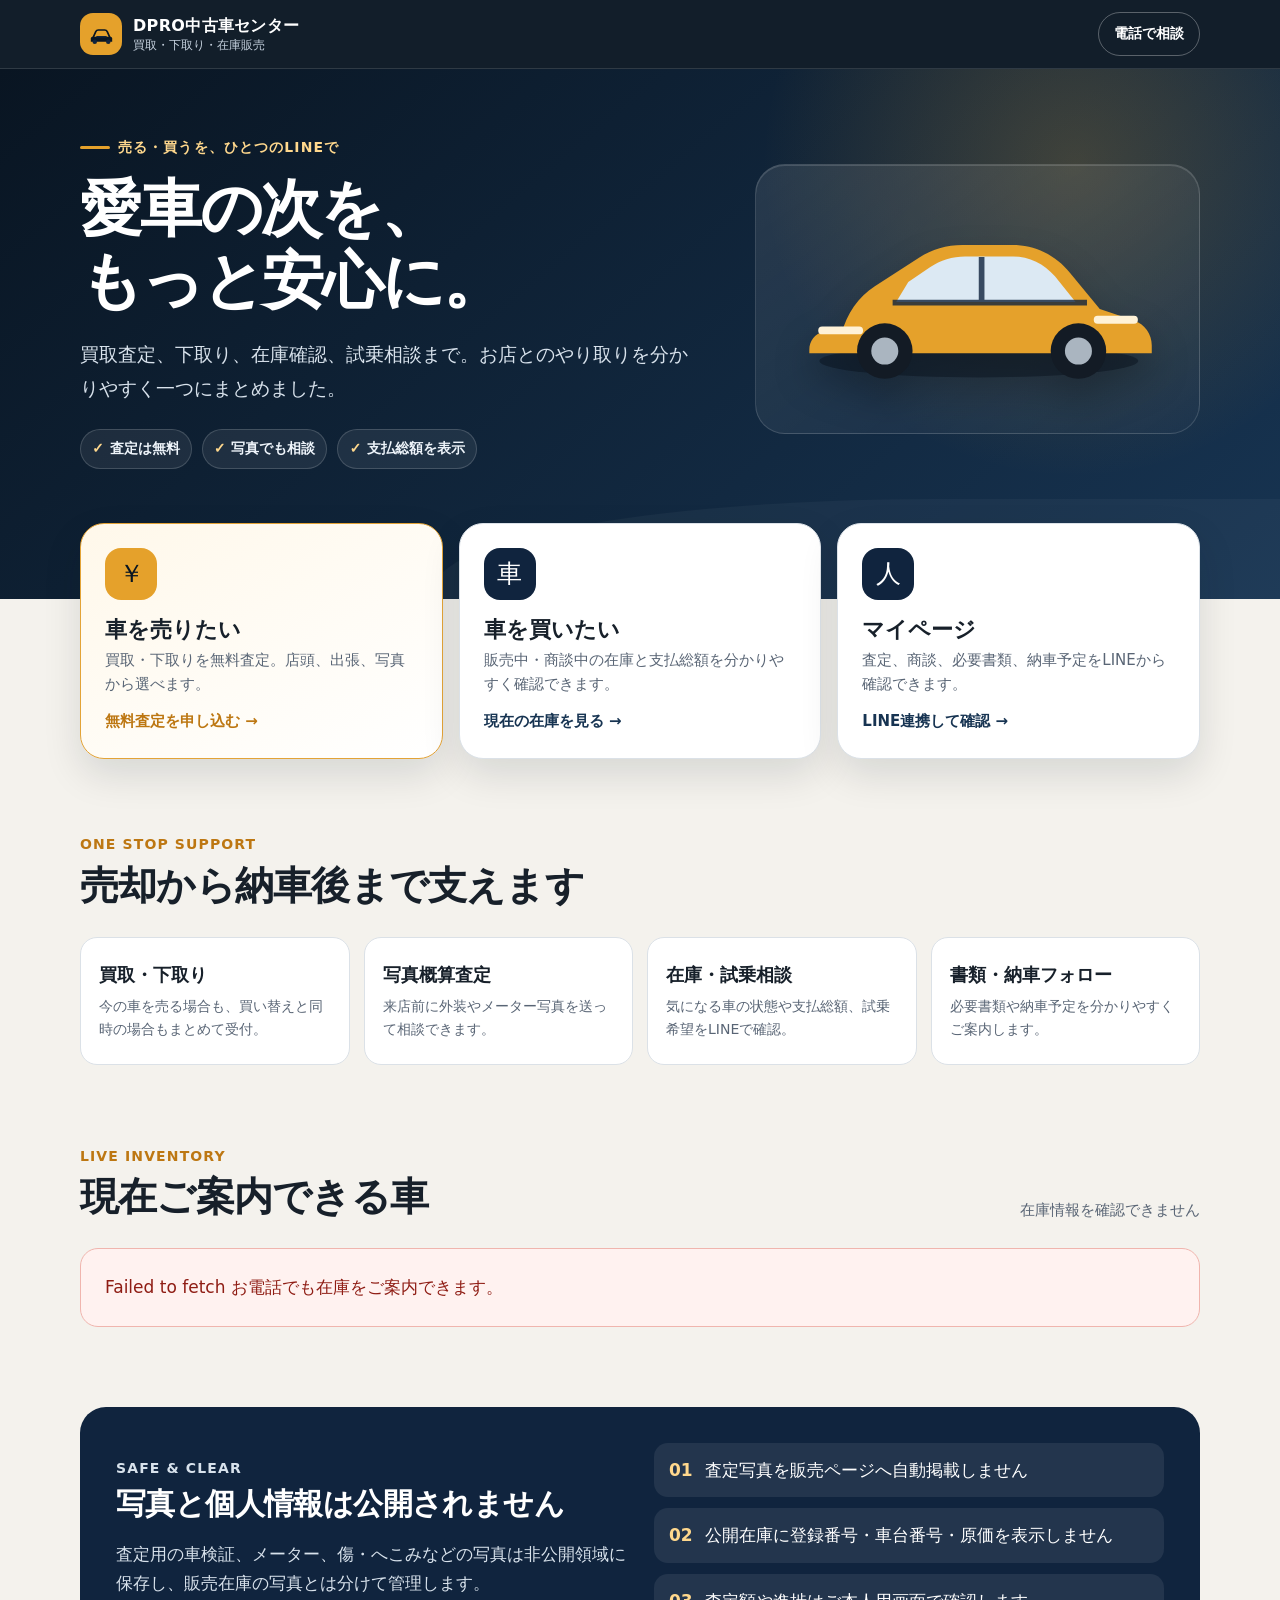
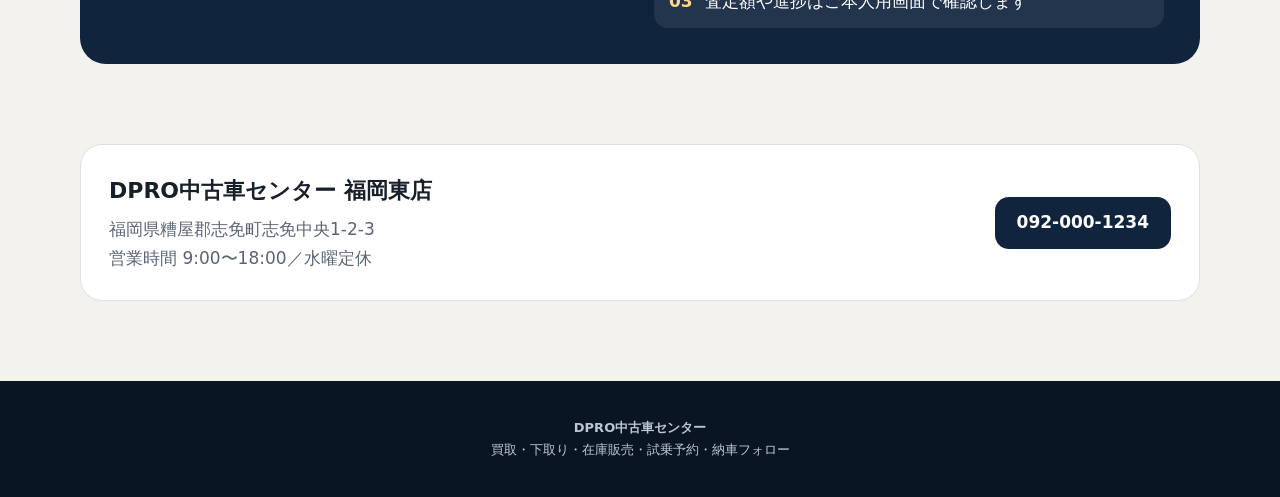
<file: index.html>
<!doctype html>
<html lang="ja">
<head>
  <meta charset="utf-8">
  <meta name="viewport" content="width=device-width,initial-scale=1,viewport-fit=cover">
  <meta name="theme-color" content="#10243e">
  <meta name="description" content="DPRO中古車センターの買取・下取り査定、販売在庫、来店・試乗相談をLINEでまとめて利用できます。">
  <title>DPRO中古車センター｜買取・販売 LINE</title>
  <style>
    :root {
      color-scheme: light;
      --navy-950: #091522;
      --navy-900: #10243e;
      --navy-800: #173452;
      --navy-700: #214766;
      --charcoal: #222a34;
      --ink: #17202a;
      --muted: #596575;
      --amber: #e5a12b;
      --amber-dark: #bd7712;
      --amber-soft: #fff3dc;
      --paper: #ffffff;
      --canvas: #f4f2ed;
      --line: #dbe1e7;
      --success: #157255;
      --danger: #b42318;
      --shadow: 0 16px 38px rgba(9, 21, 34, .12);
      --radius-lg: 24px;
      --radius-md: 17px;
      --tap: 52px;
    }

    * { box-sizing: border-box; }
    html { scroll-behavior: smooth; }
    body {
      margin: 0;
      background: var(--canvas);
      color: var(--ink);
      font-family: system-ui, -apple-system, BlinkMacSystemFont, "Segoe UI", sans-serif;
      font-size: 17px;
      line-height: 1.68;
      -webkit-text-size-adjust: 100%;
    }
    button, a, input { font: inherit; }
    button, a { -webkit-tap-highlight-color: transparent; }
    a { color: inherit; }
    :focus-visible { outline: 4px solid rgba(229, 161, 43, .45); outline-offset: 3px; }

    .skip-link {
      position: fixed;
      left: 12px;
      top: -100px;
      z-index: 100;
      padding: 10px 16px;
      border-radius: 10px;
      background: #fff;
      color: var(--navy-900);
      font-weight: 800;
    }
    .skip-link:focus { top: 12px; }

    .topbar {
      position: sticky;
      top: 0;
      z-index: 30;
      border-bottom: 1px solid rgba(255,255,255,.12);
      background: rgba(9, 21, 34, .96);
      color: #fff;
      backdrop-filter: blur(12px);
    }
    .topbar-inner {
      width: min(1120px, calc(100% - 32px));
      min-height: 68px;
      margin: 0 auto;
      display: flex;
      align-items: center;
      justify-content: space-between;
      gap: 18px;
    }
    .brand { display: flex; align-items: center; gap: 11px; min-width: 0; }
    .brand-mark {
      width: 42px;
      height: 42px;
      flex: 0 0 auto;
      display: grid;
      place-items: center;
      border-radius: 13px;
      background: var(--amber);
      color: var(--navy-950);
    }
    .brand-mark svg { width: 27px; height: 27px; }
    .brand-text { min-width: 0; line-height: 1.2; }
    .brand-text strong { display: block; font-size: 16px; letter-spacing: .02em; }
    .brand-text small { display: block; margin-top: 3px; color: #c6d2df; font-size: 12px; }
    .header-call {
      min-height: 44px;
      display: inline-flex;
      align-items: center;
      justify-content: center;
      padding: 8px 15px;
      border: 1px solid rgba(255,255,255,.3);
      border-radius: 999px;
      color: #fff;
      font-size: 14px;
      font-weight: 800;
      text-decoration: none;
      white-space: nowrap;
    }

    .hero {
      position: relative;
      overflow: hidden;
      background:
        radial-gradient(circle at 84% 18%, rgba(229,161,43,.22), transparent 27%),
        linear-gradient(140deg, var(--navy-950), var(--navy-800));
      color: #fff;
    }
    .hero::after {
      content: "";
      position: absolute;
      inset: auto -8% -70px 34%;
      height: 170px;
      border-radius: 50% 0 0 0;
      background: rgba(255,255,255,.035);
      transform: skewX(-15deg);
    }
    .hero-inner {
      position: relative;
      z-index: 1;
      width: min(1120px, calc(100% - 32px));
      margin: 0 auto;
      padding: 60px 0 130px;
      display: grid;
      grid-template-columns: minmax(0, 1.05fr) minmax(310px, .75fr);
      align-items: center;
      gap: 52px;
    }
    .eyebrow {
      display: inline-flex;
      align-items: center;
      gap: 8px;
      margin: 0 0 14px;
      color: #ffd88d;
      font-size: 14px;
      font-weight: 900;
      letter-spacing: .08em;
    }
    .eyebrow::before { content: ""; width: 30px; height: 3px; border-radius: 9px; background: var(--amber); }
    h1 {
      margin: 0;
      font-size: clamp(35px, 5.4vw, 62px);
      line-height: 1.16;
      letter-spacing: -.035em;
    }
    .hero-lead { max-width: 700px; margin: 20px 0 0; color: #d8e2ec; font-size: 19px; line-height: 1.8; }
    .hero-points { display: flex; flex-wrap: wrap; gap: 10px; margin-top: 24px; }
    .hero-points span {
      display: inline-flex;
      align-items: center;
      gap: 6px;
      padding: 7px 11px;
      border: 1px solid rgba(255,255,255,.16);
      border-radius: 999px;
      background: rgba(255,255,255,.07);
      color: #eef4fa;
      font-size: 14px;
      font-weight: 750;
    }
    .hero-points span::before { content: "✓"; color: #ffd88d; font-weight: 950; }
    .car-art {
      min-height: 270px;
      display: grid;
      place-items: center;
      border: 1px solid rgba(255,255,255,.14);
      border-radius: 30px;
      background: linear-gradient(145deg, rgba(255,255,255,.1), rgba(255,255,255,.02));
      box-shadow: inset 0 1px rgba(255,255,255,.14);
    }
    .car-art svg { width: min(420px, 90%); height: auto; filter: drop-shadow(0 20px 18px rgba(0,0,0,.28)); }

    .quick-wrap { width: min(1120px, calc(100% - 32px)); margin: -76px auto 0; position: relative; z-index: 3; }
    .quick-grid { display: grid; grid-template-columns: repeat(3, 1fr); gap: 16px; }
    .quick-card {
      min-height: 190px;
      display: flex;
      flex-direction: column;
      padding: 24px;
      border: 1px solid var(--line);
      border-radius: var(--radius-lg);
      background: var(--paper);
      box-shadow: var(--shadow);
      text-decoration: none;
      text-align: left;
      cursor: pointer;
      transition: transform .18s ease, border-color .18s ease;
    }
    button.quick-card { width: 100%; color: inherit; }
    .quick-card:hover { transform: translateY(-3px); border-color: #bdc9d4; }
    .quick-card.primary { border-color: #e3a337; background: linear-gradient(150deg, #fff8ea, #fff); }
    .quick-icon {
      width: 52px;
      height: 52px;
      display: grid;
      place-items: center;
      border-radius: 16px;
      background: var(--navy-900);
      color: #fff;
      font-size: 25px;
    }
    .primary .quick-icon { background: var(--amber); color: var(--navy-950); }
    .quick-card h2 { margin: 15px 0 3px; font-size: 22px; line-height: 1.35; }
    .quick-card p { margin: 0; color: var(--muted); font-size: 15px; line-height: 1.65; }
    .quick-link { margin-top: auto; padding-top: 12px; color: var(--navy-800); font-size: 15px; font-weight: 900; }
    .primary .quick-link { color: var(--amber-dark); }

    .section { width: min(1120px, calc(100% - 32px)); margin: 0 auto; padding: 74px 0 6px; }
    .section-head { display: flex; align-items: end; justify-content: space-between; gap: 20px; margin-bottom: 25px; }
    .section-kicker { margin: 0 0 4px; color: var(--amber-dark); font-size: 14px; font-weight: 900; letter-spacing: .08em; }
    .section h2 { margin: 0; font-size: clamp(28px, 4vw, 39px); line-height: 1.3; letter-spacing: -.02em; }
    .section-note { margin: 0; color: var(--muted); font-size: 15px; }

    .service-grid { display: grid; grid-template-columns: repeat(4, 1fr); gap: 14px; }
    .service-item { padding: 22px 18px; border-radius: var(--radius-md); background: #fff; border: 1px solid var(--line); }
    .service-item b { display: block; margin-bottom: 5px; font-size: 18px; }
    .service-item p { margin: 0; color: var(--muted); font-size: 14px; }

    .stock-grid { display: grid; grid-template-columns: repeat(4, 1fr); gap: 16px; }
    .stock-card { overflow: hidden; border: 1px solid var(--line); border-radius: 20px; background: #fff; box-shadow: 0 8px 22px rgba(9,21,34,.07); }
    .stock-visual {
      min-height: 150px;
      display: grid;
      place-items: center;
      position: relative;
      background: linear-gradient(150deg, #dfe7ee, #f6f7f8 60%, #e8dcc9);
      color: var(--navy-800);
    }
    .stock-visual svg { width: 72%; height: auto; opacity: .9; }
    .status-badge { position: absolute; top: 12px; left: 12px; padding: 5px 10px; border-radius: 999px; background: var(--navy-900); color: #fff; font-size: 12px; font-weight: 900; }
    .status-badge.reserved { background: #8a4b08; }
    .stock-body { padding: 17px; }
    .stock-body h3 { min-height: 53px; margin: 0; font-size: 18px; line-height: 1.45; }
    .stock-meta { margin: 7px 0 0; color: var(--muted); font-size: 13px; }
    .stock-price { margin: 13px 0 0; color: var(--navy-950); font-size: 14px; }
    .stock-price strong { font-size: 23px; letter-spacing: -.02em; }
    .stock-button {
      width: 100%;
      min-height: 48px;
      margin-top: 13px;
      border: 1px solid #bcc8d3;
      border-radius: 12px;
      background: #fff;
      color: var(--navy-800);
      font-weight: 850;
      cursor: pointer;
    }
    .skeleton { min-height: 350px; border-radius: 20px; background: linear-gradient(90deg,#e7e8e9 25%,#f4f4f4 38%,#e7e8e9 63%); background-size: 400% 100%; animation: shimmer 1.4s infinite; }
    @keyframes shimmer { 0% { background-position: 100% 0; } 100% { background-position: 0 0; } }

    .trust-panel {
      display: grid;
      grid-template-columns: 1fr 1fr;
      gap: 28px;
      align-items: center;
      padding: 36px;
      border-radius: 26px;
      background: var(--navy-900);
      color: #fff;
    }
    .trust-panel h2 { font-size: 30px; }
    .trust-panel p { color: #d8e2ec; }
    .trust-list { display: grid; gap: 11px; }
    .trust-list div { display: flex; gap: 12px; align-items: flex-start; padding: 13px 15px; border-radius: 14px; background: rgba(255,255,255,.08); }
    .trust-list b { color: #ffd88d; }

    .store-panel { display: grid; grid-template-columns: 1fr auto; gap: 24px; align-items: center; padding: 28px; border: 1px solid var(--line); border-radius: 22px; background: #fff; }
    .store-panel h3 { margin: 0; font-size: 22px; }
    .store-panel p { margin: 5px 0 0; color: var(--muted); }
    .call-button {
      min-height: var(--tap);
      display: inline-flex;
      align-items: center;
      justify-content: center;
      padding: 10px 22px;
      border-radius: 14px;
      background: var(--navy-900);
      color: #fff;
      font-weight: 900;
      text-decoration: none;
      white-space: nowrap;
    }
    footer { margin-top: 74px; padding: 36px 16px calc(36px + env(safe-area-inset-bottom)); background: var(--navy-950); color: #b9c6d3; text-align: center; font-size: 13px; }

    .dialog-backdrop { position: fixed; inset: 0; z-index: 60; display: none; align-items: end; justify-content: center; padding: 18px; background: rgba(5,12,20,.64); }
    .dialog-backdrop.open { display: flex; }
    .dialog {
      width: min(640px, 100%);
      max-height: min(780px, calc(100vh - 36px));
      overflow: auto;
      border-radius: 24px;
      background: #fff;
      box-shadow: 0 30px 80px rgba(0,0,0,.3);
    }
    .dialog-head { position: sticky; top: 0; display: flex; justify-content: space-between; gap: 16px; padding: 20px 20px 15px; border-bottom: 1px solid var(--line); background: rgba(255,255,255,.96); }
    .dialog-head h2 { margin: 0; font-size: 22px; }
    .dialog-close { width: 44px; height: 44px; border: 0; border-radius: 50%; background: #eef1f4; color: var(--ink); font-size: 23px; cursor: pointer; }
    .dialog-body { padding: 21px; }
    .detail-price { margin: 4px 0 17px; font-size: 16px; }
    .detail-price strong { font-size: 30px; color: var(--navy-900); }
    .detail-grid { display: grid; grid-template-columns: 1fr 1fr; gap: 9px; margin: 16px 0; }
    .detail-grid div { padding: 11px; border-radius: 12px; background: #f3f5f7; }
    .detail-grid small { display: block; color: var(--muted); }
    .dialog-actions { display: grid; grid-template-columns: 1fr 1fr; gap: 10px; margin-top: 20px; }
    .dialog-actions a, .dialog-actions button { min-height: var(--tap); display: flex; align-items: center; justify-content: center; border-radius: 13px; font-weight: 900; text-decoration: none; cursor: pointer; }
    .dialog-actions a { background: var(--amber); color: var(--navy-950); }
    .dialog-actions button { border: 1px solid var(--line); background: #fff; color: var(--navy-900); }

    .toast { position: fixed; left: 50%; bottom: calc(24px + env(safe-area-inset-bottom)); z-index: 80; width: min(520px, calc(100% - 28px)); padding: 14px 18px; border-radius: 14px; background: var(--charcoal); color: #fff; text-align: center; font-weight: 800; box-shadow: var(--shadow); transform: translate(-50%, 130%); opacity: 0; transition: .25s ease; }
    .toast.show { transform: translate(-50%, 0); opacity: 1; }
    .error-panel { grid-column: 1 / -1; padding: 24px; border: 1px solid #f0b5ae; border-radius: 18px; background: #fff2f0; color: #8f1d14; }

    @media (max-width: 860px) {
      .hero-inner { grid-template-columns: 1fr; padding: 48px 0 125px; }
      .car-art { display: none; }
      .quick-grid { grid-template-columns: 1fr; }
      .quick-card { min-height: 164px; }
      .service-grid, .stock-grid { grid-template-columns: repeat(2, 1fr); }
      .trust-panel { grid-template-columns: 1fr; }
    }
    @media (max-width: 560px) {
      body { font-size: 17px; }
      .topbar-inner, .hero-inner, .quick-wrap, .section { width: min(100% - 24px, 1120px); }
      .brand-text small { display: none; }
      .header-call { padding: 7px 11px; font-size: 13px; }
      .hero-inner { padding-top: 38px; }
      h1 { font-size: 39px; }
      .hero-lead { font-size: 17px; }
      .quick-card { padding: 21px; }
      .section { padding-top: 62px; }
      .section-head { align-items: flex-start; flex-direction: column; }
      .service-grid, .stock-grid { grid-template-columns: 1fr; }
      .stock-card { display: grid; grid-template-columns: 132px 1fr; }
      .stock-visual { min-height: 100%; }
      .stock-visual svg { width: 82%; }
      .stock-body h3 { min-height: auto; }
      .trust-panel { padding: 25px 20px; }
      .store-panel { grid-template-columns: 1fr; }
      .call-button { width: 100%; }
      .dialog-backdrop { padding: 0; align-items: end; }
      .dialog { max-height: 92vh; border-radius: 24px 24px 0 0; }
      .detail-grid { grid-template-columns: 1fr 1fr; }
      .dialog-actions { grid-template-columns: 1fr; }
    }
    @media (prefers-reduced-motion: reduce) {
      *, *::before, *::after { scroll-behavior: auto !important; animation-duration: .01ms !important; transition-duration: .01ms !important; }
    }
  </style>
</head>
<body>
  <a class="skip-link" href="#main">本文へ移動</a>
  <header class="topbar">
    <div class="topbar-inner">
      <div class="brand" aria-label="DPRO中古車センター">
        <span class="brand-mark" aria-hidden="true">
          <svg viewBox="0 0 48 48" fill="none"><path d="M9 29.5 13.8 19a5 5 0 0 1 4.6-3h11.2a5 5 0 0 1 4.6 3L39 29.5" stroke="currentColor" stroke-width="3" stroke-linecap="round"/><path d="M8 28h32a3 3 0 0 1 3 3v6H5v-6a3 3 0 0 1 3-3Z" fill="currentColor"/><circle cx="12" cy="37" r="4" fill="#10243e"/><circle cx="36" cy="37" r="4" fill="#10243e"/><path d="M16 28h16" stroke="#10243e" stroke-width="3" stroke-linecap="round"/></svg>
        </span>
        <span class="brand-text"><strong>DPRO中古車センター</strong><small>買取・下取り・在庫販売</small></span>
      </div>
      <a class="header-call" href="tel:0920001234">電話で相談</a>
    </div>
  </header>

  <main id="main">
    <section class="hero">
      <div class="hero-inner">
        <div>
          <p class="eyebrow">売る・買うを、ひとつのLINEで</p>
          <h1>愛車の次を、<br>もっと安心に。</h1>
          <p class="hero-lead">買取査定、下取り、在庫確認、試乗相談まで。お店とのやり取りを分かりやすく一つにまとめました。</p>
          <div class="hero-points" aria-label="主な特徴"><span>査定は無料</span><span>写真でも相談</span><span>支払総額を表示</span></div>
        </div>
        <div class="car-art" aria-hidden="true">
          <svg viewBox="0 0 560 270" fill="none">
            <ellipse cx="282" cy="222" rx="224" ry="23" fill="#07111C" opacity=".46"/>
            <path d="M89 184c8-29 24-52 47-67l62-40c18-12 39-18 61-18h70c32 0 61 14 81 39l42 51 48 16c15 5 25 19 25 35v11H44v-5c0-12 8-22 19-25l26-7Z" fill="#E5A12B"/>
            <path d="m183 111 31-21c14-10 31-15 49-15h67c23 0 44 10 59 28l29 36H166l17-28Z" fill="#DCE9F3"/>
            <path d="M286 76v63M161 140h273" stroke="#10243E" stroke-width="8" opacity=".8"/>
            <path d="M62 179h52M449 164h51" stroke="#FFF2D7" stroke-width="11" stroke-linecap="round"/>
            <circle cx="150" cy="208" r="39" fill="#131B25"/><circle cx="150" cy="208" r="19" fill="#AAB5C0"/><circle cx="422" cy="208" r="39" fill="#131B25"/><circle cx="422" cy="208" r="19" fill="#AAB5C0"/>
          </svg>
        </div>
      </div>
    </section>

    <section class="quick-wrap" aria-label="メインメニュー">
      <div class="quick-grid">
        <a class="quick-card primary" id="sellLink" href="sell.html">
          <span class="quick-icon" aria-hidden="true">￥</span>
          <h2>車を売りたい</h2>
          <p>買取・下取りを無料査定。店頭、出張、写真から選べます。</p>
          <span class="quick-link">無料査定を申し込む →</span>
        </a>
        <a class="quick-card" id="buyLink" href="inventory.html">
          <span class="quick-icon" aria-hidden="true">車</span>
          <h2>車を買いたい</h2>
          <p>販売中・商談中の在庫と支払総額を分かりやすく確認できます。</p>
          <span class="quick-link">現在の在庫を見る →</span>
        </a>
        <a class="quick-card" id="memberLink" href="member.html">
          <span class="quick-icon" aria-hidden="true">人</span>
          <h2>マイページ</h2>
          <p>査定、商談、必要書類、納車予定をLINEから確認できます。</p>
          <span class="quick-link">LINE連携して確認 →</span>
        </a>
      </div>
    </section>

    <section class="section" aria-labelledby="servicesTitle">
      <div class="section-head">
        <div><p class="section-kicker">ONE STOP SUPPORT</p><h2 id="servicesTitle">売却から納車後まで支えます</h2></div>
      </div>
      <div class="service-grid">
        <div class="service-item"><b>買取・下取り</b><p>今の車を売る場合も、買い替えと同時の場合もまとめて受付。</p></div>
        <div class="service-item"><b>写真概算査定</b><p>来店前に外装やメーター写真を送って相談できます。</p></div>
        <div class="service-item"><b>在庫・試乗相談</b><p>気になる車の状態や支払総額、試乗希望をLINEで確認。</p></div>
        <div class="service-item"><b>書類・納車フォロー</b><p>必要書類や納車予定を分かりやすくご案内します。</p></div>
      </div>
    </section>

    <section class="section" id="stock" aria-labelledby="stockTitle">
      <div class="section-head">
        <div><p class="section-kicker">LIVE INVENTORY</p><h2 id="stockTitle">現在ご案内できる車</h2></div>
        <p class="section-note" id="stockCount" aria-live="polite">在庫情報を取得しています</p>
      </div>
      <div class="stock-grid" id="stockGrid" aria-live="polite" aria-busy="true">
        <div class="skeleton"></div><div class="skeleton"></div><div class="skeleton"></div><div class="skeleton"></div>
      </div>
    </section>

    <section class="section" aria-labelledby="trustTitle">
      <div class="trust-panel">
        <div><p class="section-kicker">SAFE & CLEAR</p><h2 id="trustTitle">写真と個人情報は公開されません</h2><p>査定用の車検証、メーター、傷・へこみなどの写真は非公開領域に保存し、販売在庫の写真とは分けて管理します。</p></div>
        <div class="trust-list"><div><b>01</b><span>査定写真を販売ページへ自動掲載しません</span></div><div><b>02</b><span>公開在庫に登録番号・車台番号・原価を表示しません</span></div><div><b>03</b><span>査定額や進捗はご本人用画面で確認します</span></div></div>
      </div>
    </section>

    <section class="section" aria-labelledby="storeTitle">
      <div class="store-panel">
        <div><h3 id="storeTitle">DPRO中古車センター 福岡東店</h3><p>福岡県糟屋郡志免町志免中央1-2-3<br>営業時間 9:00〜18:00／水曜定休</p></div>
        <a class="call-button" href="tel:0920001234">092-000-1234</a>
      </div>
    </section>
  </main>

  <footer><strong>DPRO中古車センター</strong><br>買取・下取り・在庫販売・試乗予約・納車フォロー</footer>

  <div class="dialog-backdrop" id="vehicleDialog" role="presentation">
    <section class="dialog" role="dialog" aria-modal="true" aria-labelledby="dialogTitle">
      <div class="dialog-head"><h2 id="dialogTitle">車両情報</h2><button class="dialog-close" id="dialogClose" type="button" aria-label="閉じる">×</button></div>
      <div class="dialog-body" id="dialogBody"></div>
    </section>
  </div>
  <noscript><p class="error-panel" style="margin:20px">在庫表示にはJavaScriptが必要です。お電話でお問い合わせください。</p></noscript>
  <script src="config.js"></script>
  <script>
    (() => {
      "use strict";
      const config = window.DPRO_CAR_CONFIG;
      const params = new URLSearchParams(location.search);
      const demo = params.get("demo") === "1";
      const lineUserId = params.get("line_user_id") || (demo ? config.defaultLineUserId : "");
      const stockGrid = document.getElementById("stockGrid");
      const stockCount = document.getElementById("stockCount");
      const dialog = document.getElementById("vehicleDialog");
      const dialogBody = document.getElementById("dialogBody");
      const dialogTitle = document.getElementById("dialogTitle");
      let lastFocused = null;

      const sellParams = new URLSearchParams();
      if (demo) sellParams.set("demo", "1");
      if (lineUserId) sellParams.set("line_user_id", lineUserId);
      document.getElementById("sellLink").href = `sell.html${sellParams.size ? `?${sellParams}` : ""}`;
      document.getElementById("buyLink").href = `inventory.html${sellParams.size ? `?${sellParams}` : ""}`;
      document.getElementById("memberLink").href = `member.html${sellParams.size ? `?${sellParams}` : ""}`;
      document.getElementById("dialogClose").addEventListener("click", closeDialog);
      dialog.addEventListener("click", (event) => { if (event.target === dialog) closeDialog(); });
      document.addEventListener("keydown", (event) => { if (event.key === "Escape" && dialog.classList.contains("open")) closeDialog(); });

      function money(value) { return new Intl.NumberFormat("ja-JP").format(Number(value || 0)); }
      function text(tag, className, value) { const node = document.createElement(tag); if (className) node.className = className; node.textContent = value; return node; }
      function carSvg() {
        const wrapper = document.createElement("div");
        wrapper.innerHTML = '<svg viewBox="0 0 240 120" fill="none" aria-hidden="true"><path d="M37 75c5-16 15-28 29-36l25-15c9-6 20-9 31-9h26c16 0 30 7 40 19l18 22 18 7c7 3 12 10 12 18v5H18v-3c0-6 4-10 9-12l10-3Z" fill="currentColor" opacity=".87"/><path d="m77 47 15-10c7-5 15-7 24-7h31c11 0 21 5 28 13l11 14H69l8-10Z" fill="#F7F9FA" opacity=".9"/><circle cx="69" cy="86" r="18" fill="#222A34"/><circle cx="69" cy="86" r="8" fill="#BCC6CF"/><circle cx="184" cy="86" r="18" fill="#222A34"/><circle cx="184" cy="86" r="8" fill="#BCC6CF"/></svg>';
        return wrapper.firstElementChild;
      }

      function renderStock(items) {
        stockGrid.replaceChildren();
        stockGrid.setAttribute("aria-busy", "false");
        stockCount.textContent = `${items.length}台を掲載中`;
        items.slice(0, 4).forEach((vehicle) => {
          const article = document.createElement("article"); article.className = "stock-card";
          const visual = document.createElement("div"); visual.className = "stock-visual"; visual.append(carSvg());
          const badge = text("span", `status-badge${vehicle.status === "reserved" ? " reserved" : ""}`, vehicle.availability_label || "販売中"); visual.append(badge);
          const body = document.createElement("div"); body.className = "stock-body";
          body.append(text("h3", "", `${vehicle.manufacturer} ${vehicle.car_name} ${vehicle.grade || ""}`.trim()));
          body.append(text("p", "stock-meta", `${vehicle.model_year || "―"}年式 ・ ${money(vehicle.mileage_km)}km ・ ${vehicle.color || "色未登録"}`));
          const price = document.createElement("p"); price.className = "stock-price"; price.append("支払総額 "); price.append(text("strong", "", `${money(vehicle.total_price)}円`)); body.append(price);
          const button = text("button", "stock-button", vehicle.status === "reserved" ? "商談状況を確認" : "車両詳細・試乗予約"); button.type = "button"; button.addEventListener("click", () => { const vehicleParams = new URLSearchParams(sellParams); vehicleParams.set("slug", vehicle.public_slug); location.href = `vehicle.html?${vehicleParams}`; }); body.append(button);
          article.append(visual, body); stockGrid.append(article);
        });
      }

      function openVehicle(vehicle, trigger) {
        lastFocused = trigger;
        dialogTitle.textContent = `${vehicle.manufacturer} ${vehicle.car_name}`;
        dialogBody.replaceChildren();
        dialogBody.append(text("p", "", vehicle.public_description || "状態や装備の詳細は店舗へお問い合わせください。"));
        const price = document.createElement("p"); price.className = "detail-price"; price.append("支払総額 "); price.append(text("strong", "", `${money(vehicle.total_price)}円`)); dialogBody.append(price);
        const grid = document.createElement("div"); grid.className = "detail-grid";
        [["年式", `${vehicle.model_year || "―"}年`],["走行距離", `${money(vehicle.mileage_km)}km`],["ボディ", vehicle.body_type || "―"],["駆動方式", vehicle.drive_type || "―"],["燃料", vehicle.fuel_type || "―"],["修復歴", vehicle.repair_history === "none" ? "なし" : "店舗確認"]].forEach(([label,value]) => { const item=document.createElement("div"); item.append(text("small","",label), text("b","",value)); grid.append(item); });
        dialogBody.append(grid);
        const actions = document.createElement("div"); actions.className = "dialog-actions";
        const consult = text("a", "", "購入・下取りを相談");
        const nextParams = new URLSearchParams(sellParams); nextParams.set("case_type", "trade_in"); nextParams.set("desired_vehicle", `${vehicle.manufacturer} ${vehicle.car_name} ${vehicle.grade || ""}`.trim()); consult.href = `sell.html?${nextParams}`;
        const close = text("button", "", "閉じる"); close.type = "button"; close.addEventListener("click", closeDialog); actions.append(consult, close); dialogBody.append(actions);
        dialog.classList.add("open"); document.body.style.overflow = "hidden"; document.getElementById("dialogClose").focus();
      }

      function closeDialog() { dialog.classList.remove("open"); document.body.style.overflow = ""; if (lastFocused) lastFocused.focus(); }

      async function loadInventory() {
        try {
          const response = await fetch(`${config.apiBase}/api/public/inventory?limit=8`, { headers: { Accept: "application/json" } });
          const data = await response.json();
          if (!response.ok || !data.ok || !Array.isArray(data.inventory)) throw new Error(data?.error?.message || "在庫を取得できませんでした。");
          renderStock(data.inventory);
        } catch (error) {
          stockGrid.setAttribute("aria-busy", "false");
          stockGrid.replaceChildren();
          const panel = text("div", "error-panel", `${error.message} お電話でも在庫をご案内できます。`); stockGrid.append(panel); stockCount.textContent = "在庫情報を確認できません";
        }
      }

      loadInventory();
    })();
  </script>
</body>
</html>
</file>
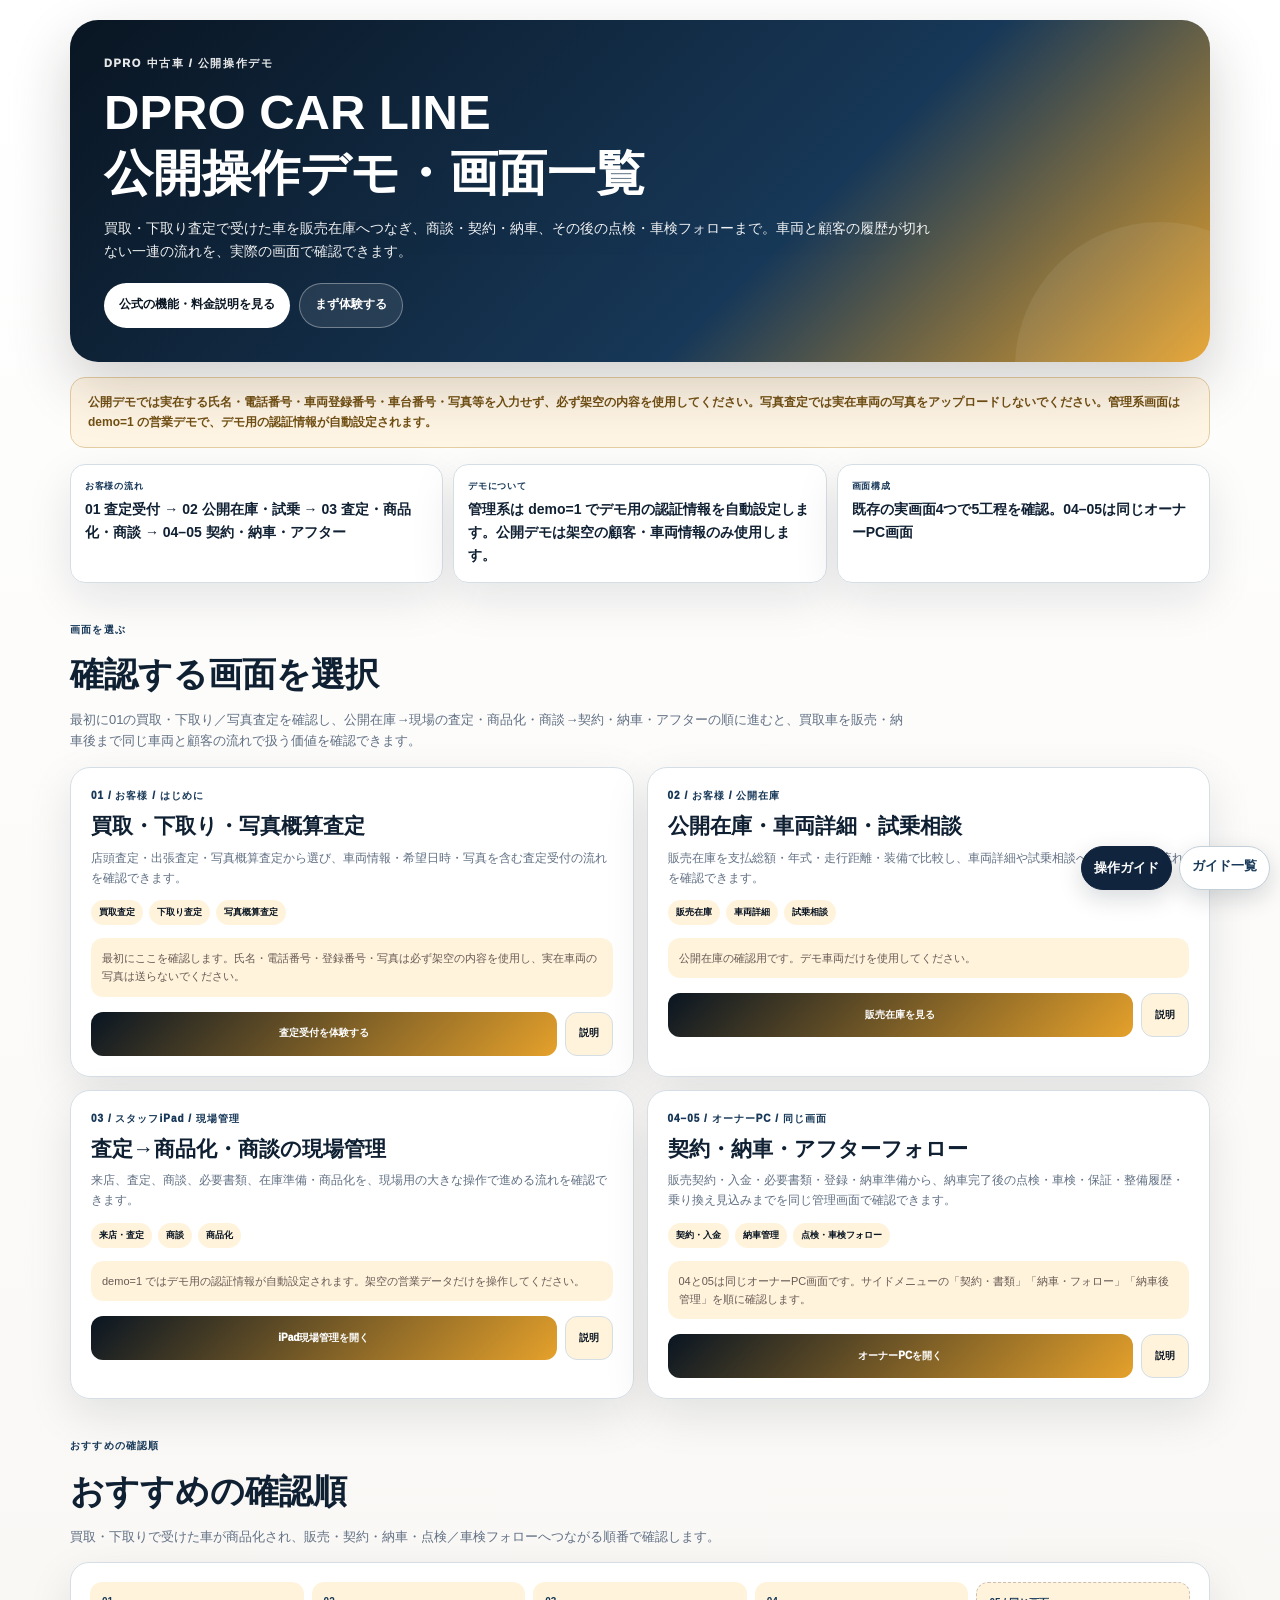
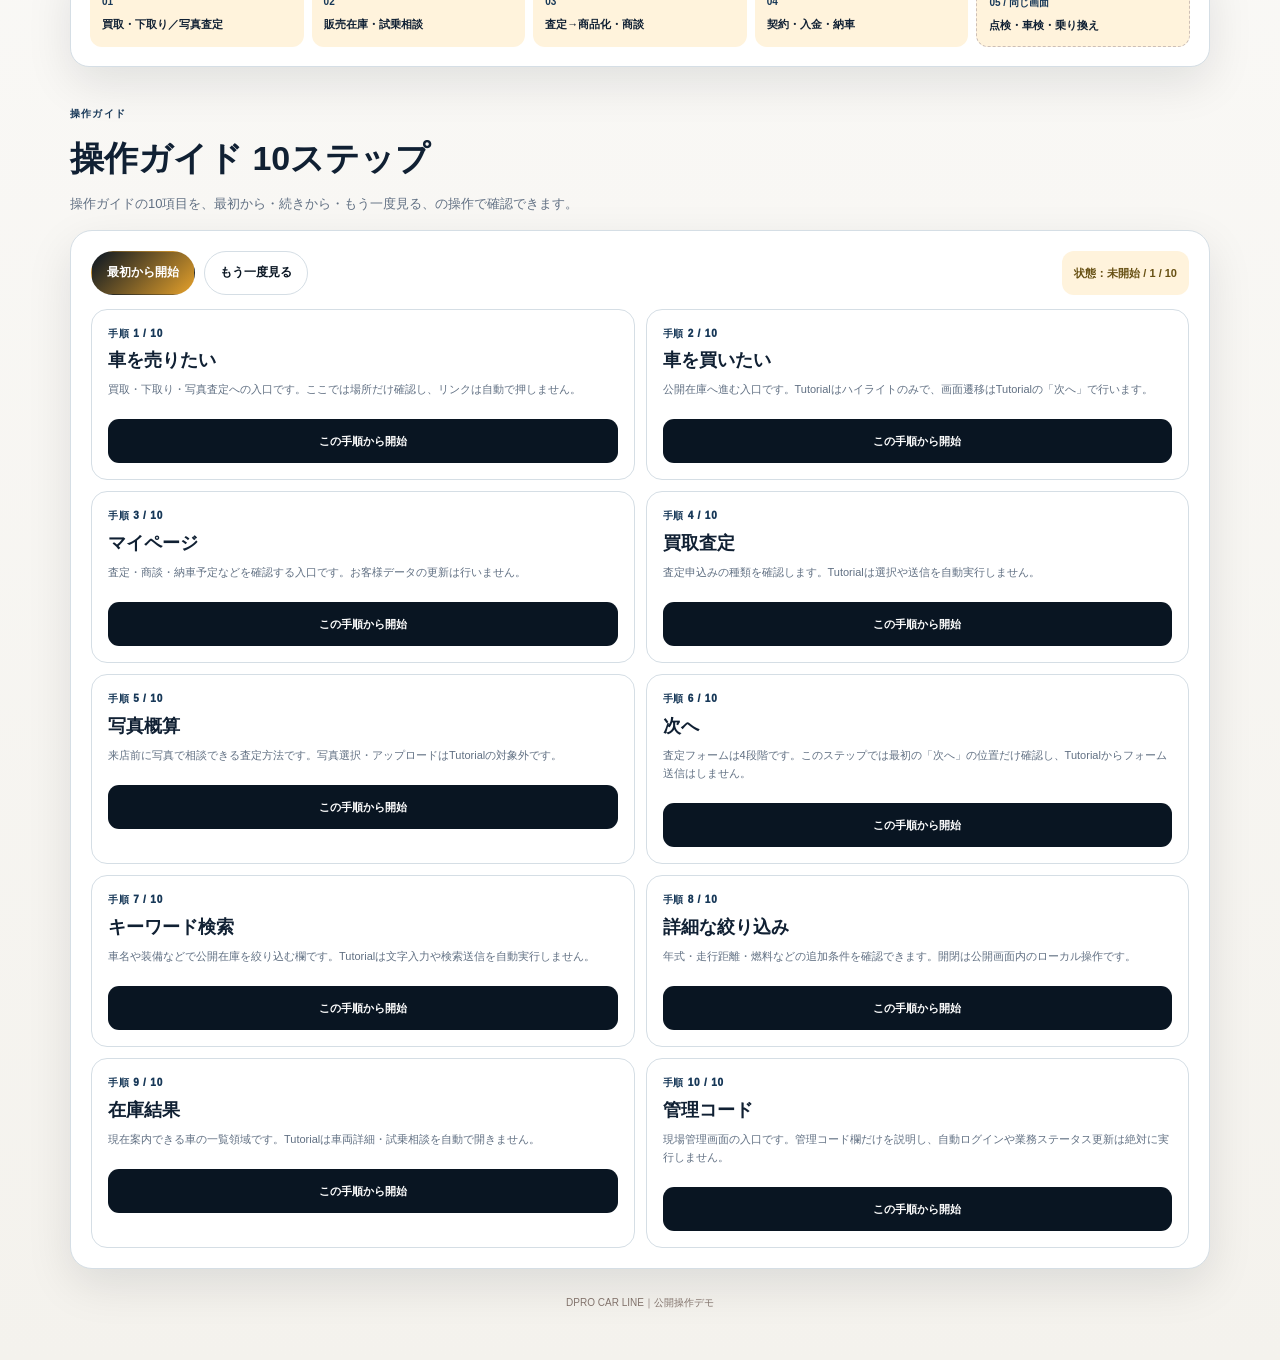
<file: demo-guide.html>
<!doctype html>
<!-- DPRO LIVE DEMO COMMON TEMPLATE V1.0 LOCK / CONFIGURABLE TEMPLATE -->
<!-- DPRO CAR GUIDE CENTER / R4 V1.0 / 20260829 -->
<html lang="ja">
<head>
<meta charset="utf-8">
<meta name="viewport" content="width=device-width,initial-scale=1,viewport-fit=cover">
<meta name="robots" content="noindex,nofollow,noarchive">
<title id="pageTitle">DPRO 公開操作デモ・画面一覧</title>
<link rel="stylesheet" href="tutorial.css" data-dpro-tutorial-asset="css">
<style>
:root{
  --bg:#f4f2ed;--card:#fff;--ink:#102033;--muted:#617083;--line:#d5dee5;
  --brand:#173858;--deep:#091522;--brand2:#e5a12b;--soft:#fff3dc;
  --shadow:0 16px 46px rgba(9,21,34,.10)
}
*{box-sizing:border-box}
html{background:var(--bg);scroll-behavior:smooth}
body{margin:0;min-height:100vh;color:var(--ink);font-family:-apple-system,BlinkMacSystemFont,"Segoe UI","Noto Sans JP","Yu Gothic UI",Meiryo,sans-serif;line-height:1.65;background:linear-gradient(180deg,#fff 0%,var(--bg) 100%)}
a{color:inherit}.page{width:min(1140px,calc(100% - 24px));margin:0 auto;padding:20px 0 48px}
.hero{position:relative;overflow:hidden;padding:34px;border-radius:28px;color:#fff;background:linear-gradient(135deg,var(--deep),var(--brand) 63%,var(--brand2));box-shadow:0 23px 58px rgba(35,30,27,.20)}
.hero:after{content:"";position:absolute;right:-95px;bottom:-150px;width:290px;height:290px;border-radius:50%;background:rgba(255,255,255,.07)}
.kicker{position:relative;z-index:1;font-size:11px;font-weight:1000;letter-spacing:.14em;opacity:.9}
.hero h1{position:relative;z-index:1;margin:10px 0 0;font-size:clamp(28px,5vw,49px);line-height:1.24}
.hero p{position:relative;z-index:1;max-width:830px;margin:13px 0 0;font-size:14px;opacity:.93}
.hero-actions{position:relative;z-index:1;display:flex;gap:9px;flex-wrap:wrap;margin-top:20px}
.button{min-height:45px;display:inline-flex;align-items:center;justify-content:center;padding:9px 15px;border-radius:999px;text-decoration:none;font-size:12px;font-weight:950}
.button-light{color:var(--deep);background:#fff}.button-ghost{color:#fff;border:1px solid rgba(255,255,255,.35);background:rgba(255,255,255,.09)}
.notice{margin-top:15px;padding:15px 17px;border:1px solid #e5cda3;border-radius:15px;background:#fff5e5;color:#725013;font-size:12px;font-weight:760}
.demo-info{margin-top:16px;display:grid;grid-template-columns:repeat(3,minmax(0,1fr));gap:10px}
.demo-info>div{padding:14px;border:1px solid var(--line);border-radius:15px;background:rgba(255,255,255,.96);box-shadow:var(--shadow)}
.demo-info small{display:block;color:var(--brand);font-size:9px;font-weight:1000;letter-spacing:.08em}.demo-info strong{display:block;margin-top:4px;font-size:14px}
.section-head{margin:32px 0 15px}.section-head small{color:var(--brand);font-size:10px;font-weight:1000;letter-spacing:.12em}.section-head h2{margin:5px 0 0;font-size:clamp(23px,4vw,34px)}.section-head p{max-width:840px;margin:7px 0 0;color:var(--muted);font-size:13px}
.grid{display:grid;grid-template-columns:repeat(2,minmax(0,1fr));gap:13px}
.card{min-width:0;padding:20px;border:1px solid var(--line);border-radius:20px;background:rgba(255,255,255,.98);box-shadow:var(--shadow)}
.card-number{color:var(--brand);font-size:10px;font-weight:1000;letter-spacing:.1em}.card h3{margin:7px 0 0;font-size:21px;line-height:1.4}.card p{margin:8px 0 0;color:var(--muted);font-size:12px}
.pills{display:flex;gap:6px;flex-wrap:wrap;margin-top:12px}.pills span{padding:5px 8px;border-radius:999px;background:var(--soft);color:var(--deep);font-size:9px;font-weight:900}
.card-note{margin-top:13px;padding:11px;border-radius:12px;background:var(--soft);color:#675a54;font-size:11px}.card-note b{color:var(--deep)}
.card-actions{display:grid;grid-template-columns:1fr auto;gap:8px;margin-top:15px}
.open,.official{min-height:44px;display:flex;align-items:center;justify-content:center;padding:9px 13px;border-radius:12px;text-decoration:none;font-size:10px;font-weight:950}
.open{color:#fff;background:linear-gradient(135deg,var(--deep),var(--brand2))}.official{color:var(--deep);border:1px solid var(--line);background:var(--soft)}
.flow{margin-top:14px;padding:19px;border:1px solid var(--line);border-radius:19px;background:#fff;box-shadow:var(--shadow)}
.flow-grid{display:grid;grid-template-columns:repeat(var(--flow-cols,5),minmax(0,1fr));gap:8px}
.flow-step{padding:12px;border-radius:12px;background:var(--soft)}.flow-step b{display:block;color:var(--brand);font-size:10px}.flow-step strong{display:block;margin-top:4px;font-size:11px}.flow-step.same{border:1px dashed #cdbfb6}
.footer{margin-top:26px;color:#82736c;font-size:10px;text-align:center}

/* R4 Guide Center */
.guide-shell{margin-top:14px;padding:20px;border:1px solid var(--line);border-radius:22px;background:#fff;box-shadow:var(--shadow)}
.guide-toolbar{display:flex;flex-wrap:wrap;gap:9px;align-items:center;margin-bottom:14px}
.guide-action{min-height:44px;border:1px solid var(--line);border-radius:999px;padding:9px 15px;background:#fff;color:var(--deep);font:inherit;font-size:12px;font-weight:950;cursor:pointer}
.guide-action.primary{border-color:transparent;color:#fff;background:linear-gradient(135deg,var(--deep),var(--brand2))}
.guide-action[hidden]{display:none!important}
.guide-status{margin-left:auto;min-height:44px;display:flex;align-items:center;padding:8px 12px;border-radius:12px;background:var(--soft);color:#675013;font-size:11px;font-weight:850}
.guide-grid{display:grid;grid-template-columns:repeat(2,minmax(0,1fr));gap:11px}
.guide-item{min-width:0;padding:16px;border:1px solid var(--line);border-radius:16px;background:#fff}
.guide-item .guide-id{color:var(--brand);font-size:10px;font-weight:1000;letter-spacing:.08em}
.guide-item h3{margin:6px 0 0;font-size:18px;line-height:1.4}
.guide-item p{margin:7px 0 0;color:var(--muted);font-size:11px}
.guide-meta{margin-top:10px;display:grid;gap:5px}
.guide-meta code{display:block;max-width:100%;overflow-wrap:anywhere;padding:6px 8px;border-radius:9px;background:#f7f8f9;color:#334154;font-size:9px;line-height:1.45}
.guide-open{width:100%;min-height:44px;margin-top:11px;border:0;border-radius:11px;background:var(--deep);color:#fff;font:inherit;font-size:11px;font-weight:950;cursor:pointer}
.guide-action:focus-visible,.guide-open:focus-visible{outline:4px solid rgba(229,161,43,.48);outline-offset:3px}

@media(max-width:900px){.flow-grid{grid-template-columns:repeat(2,minmax(0,1fr))}}
@media(max-width:760px){.hero{padding:25px 20px}.demo-info,.grid,.flow-grid,.guide-grid{grid-template-columns:1fr}.guide-status{width:100%;margin-left:0}}
@media(max-width:420px){.page{width:min(100% - 16px,1140px)}.card-actions{grid-template-columns:1fr}.guide-shell{padding:14px}.guide-toolbar{display:grid;grid-template-columns:1fr}.guide-action{width:100%}}
</style>
<script src="tutorial.js" defer data-dpro-tutorial-asset="js"></script>
</head>
<body>
<main class="page">
<section class="hero">
  <div class="kicker">DPRO 中古車 / 公開操作デモ</div>
  <h1 id="heroTitle"></h1>
  <p id="heroCopy"></p>
  <div class="hero-actions">
    <a class="button button-light" id="officialLink">公式の機能・料金説明を見る</a>
    <a class="button button-ghost" id="primaryDemoLink">まず体験する</a>
  </div>
</section>

<div class="notice" id="notice"></div>

<section class="demo-info" id="quickInfo" aria-label="デモ利用情報"></section>

<div class="section-head">
  <small>画面を選ぶ</small>
  <h2>確認する画面を選択</h2>
  <p id="screenIntro"></p>
</div>

<section class="grid" id="screenGrid"></section>

<div class="section-head">
  <small>おすすめの確認順</small>
  <h2>おすすめの確認順</h2>
  <p id="journeyIntro"></p>
</div>
<section class="flow"><div class="flow-grid" id="flowGrid"></div></section>

<div class="section-head">
  <small>操作ガイド</small>
  <h2>操作ガイド 10ステップ</h2>
  <p>操作ガイドの10項目を、最初から・続きから・もう一度見る、の操作で確認できます。</p>
</div>
<section class="guide-shell" id="guideCenter" aria-label="DPRO CAR 操作ガイド">
  <div class="guide-toolbar" id="guideToolbar">
    <button class="guide-action primary" type="button" data-guide-action="start">最初から開始</button>
    <button class="guide-action" type="button" data-guide-action="resume" hidden>続きから再開</button>
    <button class="guide-action" type="button" data-guide-action="replay">もう一度見る</button>
    <div class="guide-status" id="guideStatus" role="status" aria-live="polite">操作ガイドを読み込み中…</div>
  </div>
  <div class="guide-grid" id="guideGrid"></div>
</section>

<div class="footer" id="footer"></div>
</main>

<script>
/*
  DPRO LIVE DEMO COMMON TEMPLATE V1.0
  ------------------------------------------------------------
  既存のCHOOSE A SCREEN / RECOMMENDED JOURNEYを維持。
  R4 Guide Centerは既存セクションの後に追加し、R3 Tutorial APIを再利用する。
*/
const CONFIG = {
  "systemName": "DPRO CAR LINE",
  "pageTitle": "DPRO 中古車買取・販売｜公開操作デモ・画面一覧",
  "heroCopy": "買取・下取り査定で受けた車を販売在庫へつなぎ、商談・契約・納車、その後の点検・車検フォローまで。車両と顧客の履歴が切れない一連の流れを、実際の画面で確認できます。",
  "officialUrl": "https://dpromstk2000-lab.github.io/dpro-line-systems-site/lp-car.html",
  "primaryDemoUrl": "https://dpromstk2000-lab.github.io/dpro-used-car-line-liff/sell.html?demo=1",
  "notice": "公開デモでは実在する氏名・電話番号・車両登録番号・車台番号・写真等を入力せず、必ず架空の内容を使用してください。写真査定では実在車両の写真をアップロードしないでください。管理系画面は demo=1 の営業デモで、デモ用の認証情報が自動設定されます。",
  "screenIntro": "最初に01の買取・下取り／写真査定を確認し、公開在庫→現場の査定・商品化・商談→契約・納車・アフターの順に進むと、買取車を販売・納車後まで同じ車両と顧客の流れで扱う価値を確認できます。",
  "journeyIntro": "買取・下取りで受けた車が商品化され、販売・契約・納車・点検／車検フォローへつながる順番で確認します。",
  "adminCode": "1234",
  "quickInfo": [
    {"label":"お客様の流れ","text":"01 査定受付 → 02 公開在庫・試乗 → 03 査定・商品化・商談 → 04–05 契約・納車・アフター"},
    {"label":"デモについて","text":"管理系は demo=1 でデモ用の認証情報を自動設定します。公開デモは架空の顧客・車両情報のみ使用します。"},
    {"label":"画面構成","text":"既存の実画面4つで5工程を確認。04–05は同じオーナーPC画面"}
  ],
  "screens": [
    {
      "step":"01 / お客様 / はじめに",
      "title":"買取・下取り・写真概算査定",
      "description":"店頭査定・出張査定・写真概算査定から選び、車両情報・希望日時・写真を含む査定受付の流れを確認できます。",
      "tags":["買取査定","下取り査定","写真概算査定"],
      "note":"最初にここを確認します。氏名・電話番号・登録番号・写真は必ず架空の内容を使用し、実在車両の写真は送らないでください。",
      "url":"https://dpromstk2000-lab.github.io/dpro-used-car-line-liff/sell.html?demo=1",
      "cta":"査定受付を体験する",
      "officialUrl":"https://dpromstk2000-lab.github.io/dpro-line-systems-site/lp-car.html"
    },
    {
      "step":"02 / お客様 / 公開在庫",
      "title":"公開在庫・車両詳細・試乗相談",
      "description":"販売在庫を支払総額・年式・走行距離・装備で比較し、車両詳細や試乗相談へ進む公開側の流れを確認できます。",
      "tags":["販売在庫","車両詳細","試乗相談"],
      "note":"公開在庫の確認用です。デモ車両だけを使用してください。",
      "url":"https://dpromstk2000-lab.github.io/dpro-used-car-line-liff/inventory.html?demo=1",
      "cta":"販売在庫を見る",
      "officialUrl":"https://dpromstk2000-lab.github.io/dpro-line-systems-site/lp-car.html"
    },
    {
      "step":"03 / スタッフiPad / 現場管理",
      "title":"査定→商品化・商談の現場管理",
      "description":"来店、査定、商談、必要書類、在庫準備・商品化を、現場用の大きな操作で進める流れを確認できます。",
      "tags":["来店・査定","商談","商品化"],
      "note":"demo=1 ではデモ用の認証情報が自動設定されます。架空の営業データだけを操作してください。",
      "url":"https://dpromstk2000-lab.github.io/dpro-used-car-line-liff/owner-ipad.html?demo=1",
      "cta":"iPad現場管理を開く",
      "officialUrl":"https://dpromstk2000-lab.github.io/dpro-line-systems-site/lp-car.html"
    },
    {
      "step":"04–05 / オーナーPC / 同じ画面",
      "title":"契約・納車・アフターフォロー",
      "description":"販売契約・入金・必要書類・登録・納車準備から、納車完了後の点検・車検・保証・整備履歴・乗り換え見込みまでを同じ管理画面で確認できます。",
      "tags":["契約・入金","納車管理","点検・車検フォロー"],
      "note":"04と05は同じオーナーPC画面です。サイドメニューの「契約・書類」「納車・フォロー」「納車後管理」を順に確認します。",
      "url":"https://dpromstk2000-lab.github.io/dpro-used-car-line-liff/owner.html?demo=1",
      "cta":"オーナーPCを開く",
      "officialUrl":"https://dpromstk2000-lab.github.io/dpro-line-systems-site/lp-car.html"
    }
  ],
  "journey": [
    {"step":"01","text":"買取・下取り／写真査定"},
    {"step":"02","text":"販売在庫・試乗相談"},
    {"step":"03","text":"査定→商品化・商談"},
    {"step":"04","text":"契約・入金・納車"},
    {"step":"05","text":"点検・車検・乗り換え","sameScreen":true}
  ]
};

document.documentElement.style.setProperty("--flow-cols", String(Math.min(CONFIG.journey.length, 7)));
document.title = CONFIG.pageTitle;
document.getElementById("heroTitle").innerHTML = `${CONFIG.systemName}<br>公開操作デモ・画面一覧`;
document.getElementById("heroCopy").textContent = CONFIG.heroCopy;
document.getElementById("officialLink").href = CONFIG.officialUrl;
document.getElementById("primaryDemoLink").href = CONFIG.primaryDemoUrl;
document.getElementById("notice").textContent = CONFIG.notice;
document.getElementById("screenIntro").textContent = CONFIG.screenIntro;
document.getElementById("journeyIntro").textContent = CONFIG.journeyIntro;
document.getElementById("footer").textContent = `${CONFIG.systemName}｜公開操作デモ`;

document.getElementById("quickInfo").innerHTML = CONFIG.quickInfo.map(x =>
  `<div><small>${x.label}</small><strong>${x.text}</strong></div>`
).join("");

document.getElementById("screenGrid").innerHTML = CONFIG.screens.map(x => `
  <article class="card">
    <div class="card-number">${x.step}</div>
    <h3>${x.title}</h3>
    <p>${x.description}</p>
    <div class="pills">${x.tags.map(t => `<span>${t}</span>`).join("")}</div>
    <div class="card-note">${x.note}</div>
    <div class="card-actions">
      <a class="open" href="${x.url}">${x.cta}</a>
      <a class="official" href="${x.officialUrl}">説明</a>
    </div>
  </article>
`).join("");

document.getElementById("flowGrid").innerHTML = CONFIG.journey.map(x => `
  <div class="flow-step${x.sameScreen ? " same" : ""}">
    <b>${x.step}${x.sameScreen ? " / 同じ画面" : ""}</b>
    <strong>${x.text}</strong>
  </div>
`).join("");

/* R4: state machine is NOT duplicated. All actions call the R3 API. */
(() => {
  const guideGrid = document.getElementById("guideGrid");
  const toolbar = document.getElementById("guideToolbar");
  const statusNode = document.getElementById("guideStatus");
  let bound = false;

  const esc = value => String(value ?? "").replace(/[&<>"']/g, ch => ({"&":"&amp;","<":"&lt;",">":"&gt;","\"":"&quot;","'":"&#39;"}[ch]));

  function syncStatus() {
    const api = window.DPRO_CAR_TUTORIAL;
    if (!api) return;
    const state = api.getState();
    const resume = toolbar.querySelector('[data-guide-action="resume"]');
    resume.hidden = !(state.status === "paused" || state.status === "active");
    const stateLabel={idle:"未開始",active:"進行中",paused:"一時停止",completed:"完了",skipped:"スキップ済み"}[state.status]||"確認中"; statusNode.textContent = `状態：${stateLabel} / ${state.step} / 10`;
  }

  function buildGuide() {
    const api = window.DPRO_CAR_TUTORIAL;
    if (!api || !Array.isArray(api.steps) || api.steps.length !== 10) return false;
    guideGrid.innerHTML = api.steps.map((step, index) => `
      <article class="guide-item"
        data-guide-step="${index + 1}"
        data-step-id="${esc(step.id)}"
        data-route="${esc(step.route)}"
        data-primary="${esc(step.primary)}"
        data-fallback="${esc(step.fallback || "")}">
        <div class="guide-id">手順 ${index + 1} / 10</div>
        <h3>${esc(step.title)}</h3>
        <p>${esc(step.copy)}</p>
        <div class="guide-meta">
        </div>
        <button class="guide-open" type="button" data-guide-go="${index + 1}">
          この手順から開始
        </button>
      </article>
    `).join("");

    if (!bound) {
      toolbar.addEventListener("click", event => {
        const button = event.target.closest("button[data-guide-action]");
        if (!button) return;
        const current = window.DPRO_CAR_TUTORIAL;
        if (!current) return;
        const action = button.dataset.guideAction;
        if (action === "start") current.start();
        if (action === "resume") current.resume();
        if (action === "replay") current.replay();
      });
      guideGrid.addEventListener("click", event => {
        const button = event.target.closest("button[data-guide-go]");
        if (!button) return;
        const current = window.DPRO_CAR_TUTORIAL;
        if (!current) return;
        current.goToStep(Number(button.dataset.guideGo));
      });
      window.addEventListener("dpro-car-tutorial-state", syncStatus);
      bound = true;
    }
    syncStatus();
    return true;
  }

  let tries = 0;
  const timer = setInterval(() => {
    tries += 1;
    if (buildGuide() || tries >= 120) {
      clearInterval(timer);
      if (tries >= 120 && !window.DPRO_CAR_TUTORIAL) {
        statusNode.textContent = "操作ガイドを読み込めませんでした。再読込してください。";
      }
    }
  }, 50);
})();
</script>

<div data-dpro-chat-b-owner-return hidden style="position:fixed;right:12px;bottom:12px;z-index:10000">
  <a href="owner.html" style="display:inline-flex;align-items:center;justify-content:center;min-height:42px;padding:8px 13px;border:1px solid rgba(0,0,0,.12);border-radius:999px;background:#fff;color:#173858;text-decoration:none;font-weight:900;box-shadow:0 8px 24px rgba(0,0,0,.12)">オーナーPCへ戻る</a>
</div>
<script>
(()=>{'use strict';
  const fromOwner=new URLSearchParams(location.search).get('from')==='owner';
  const node=document.querySelector('[data-dpro-chat-b-owner-return]');
  if(node) node.hidden=!fromOwner;
})();
</script>
</body>
</html>
</file>
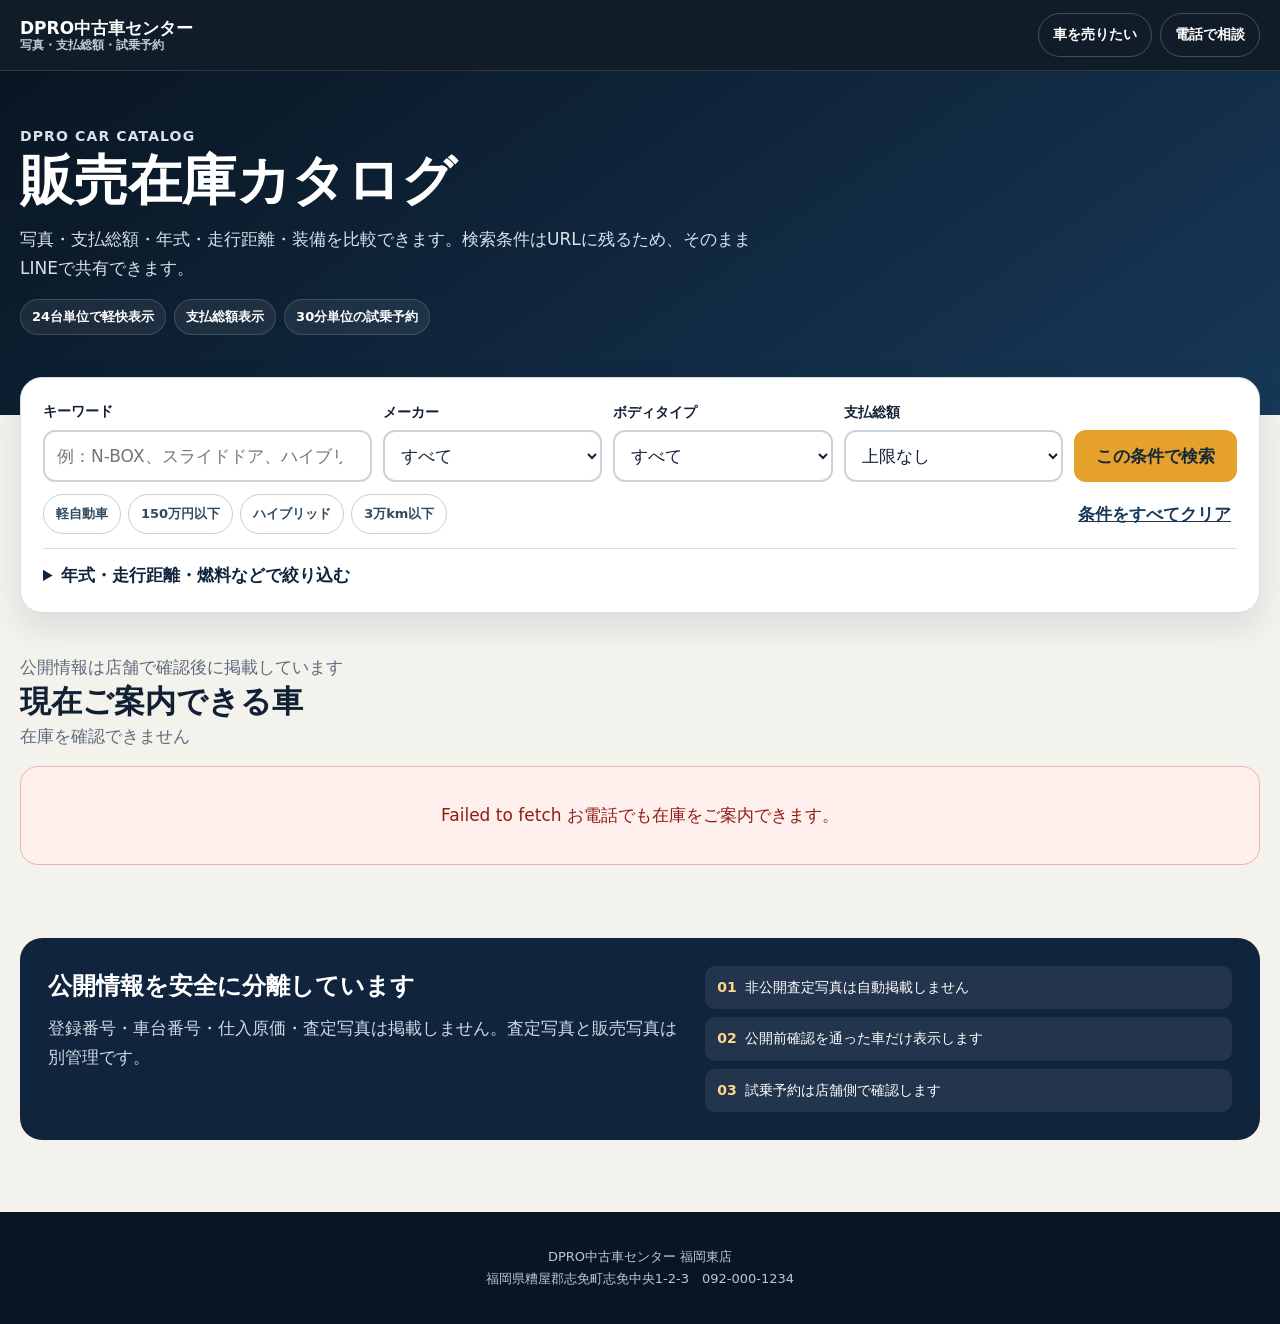
<file: inventory.html>
<!doctype html>
<html lang="ja">
<head>
  <meta charset="utf-8">
  <meta name="viewport" content="width=device-width,initial-scale=1,viewport-fit=cover">
  <meta name="theme-color" content="#10243e">
  <meta name="description" content="DPRO中古車センターの販売在庫カタログ。支払総額、年式、走行距離、装備を比較し、車両詳細と試乗予約へ進めます。">
  <title>販売在庫カタログ｜DPRO中古車センター</title>
  <style>
    :root{color-scheme:light;--navy:#10243e;--navy2:#173858;--ink:#122033;--muted:#5d6c7d;--amber:#e5a12b;--amber2:#fff1d2;--canvas:#f4f2ed;--paper:#fff;--soft:#eef2f5;--line:#d5dee5;--green:#117b61;--red:#b44235;--shadow:0 14px 34px rgba(9,21,34,.10);--tap:52px}
    *{box-sizing:border-box}[hidden]{display:none!important}html{scroll-behavior:smooth}body{margin:0;background:var(--canvas);color:var(--ink);font-family:system-ui,-apple-system,BlinkMacSystemFont,"Segoe UI",sans-serif;font-size:17px;line-height:1.68;-webkit-text-size-adjust:100%}button,input,select,a{font:inherit}:focus-visible{outline:4px solid rgba(229,161,43,.42);outline-offset:2px}
    .topbar{position:sticky;top:0;z-index:30;background:rgba(9,21,34,.97);color:#fff;border-bottom:1px solid rgba(255,255,255,.12);backdrop-filter:blur(10px)}.topbar-inner{width:min(1240px,calc(100% - 32px));min-height:70px;margin:auto;display:flex;align-items:center;justify-content:space-between;gap:16px}.brand{color:#fff;text-decoration:none;font-weight:900;line-height:1.2}.brand small{display:block;color:#becbd7;font-size:12px}.top-actions{display:flex;gap:8px}.top-actions a{min-height:44px;padding:7px 14px;display:inline-flex;align-items:center;border:1px solid rgba(255,255,255,.22);border-radius:999px;color:#fff;text-decoration:none;font-size:14px;font-weight:800}
    .hero{background:linear-gradient(145deg,#091522,var(--navy2));color:#fff}.hero-inner{width:min(1240px,calc(100% - 32px));margin:auto;padding:42px 0 80px}.eyebrow{margin:0 0 6px;color:#ffd589;font-size:14px;font-weight:900;letter-spacing:.08em}.hero h1{margin:0;font-size:clamp(34px,6vw,54px);line-height:1.2}.hero p{max-width:760px;margin:12px 0 0;color:#d8e2ec}.hero-points{display:flex;flex-wrap:wrap;gap:8px;margin-top:17px}.hero-points span{padding:6px 11px;border:1px solid rgba(255,255,255,.15);border-radius:999px;background:rgba(255,255,255,.07);font-size:13px;font-weight:800}
    .page{width:min(1240px,calc(100% - 32px));margin:-38px auto 72px;position:relative}.filter-panel{padding:22px;border:1px solid var(--line);border-radius:22px;background:#fff;box-shadow:var(--shadow)}.filter-grid{display:grid;grid-template-columns:1.5fr repeat(3,1fr) auto;gap:11px;align-items:end}.field{display:flex;flex-direction:column;gap:6px}.field label{font-size:14px;font-weight:850}.field input,.field select{width:100%;min-height:var(--tap);padding:10px 12px;border:2px solid #cbd4dc;border-radius:12px;background:#fff;color:var(--ink)}.field input:focus,.field select:focus{border-color:var(--navy2);outline:3px solid rgba(23,56,88,.12)}.search-button{min-height:var(--tap);padding:10px 22px;border:0;border-radius:12px;background:var(--amber);color:#14263a;font-weight:900;cursor:pointer}.filter-bottom{display:flex;align-items:center;justify-content:space-between;gap:12px;margin-top:12px}.clear-button{border:0;background:transparent;color:var(--navy2);font-weight:850;cursor:pointer;text-decoration:underline}.advanced{margin-top:14px;border-top:1px solid var(--line);padding-top:12px}.advanced summary{cursor:pointer;font-weight:900;color:var(--navy)}.advanced-grid{display:grid;grid-template-columns:repeat(5,1fr);gap:11px;margin-top:11px}.quick{display:flex;flex-wrap:wrap;gap:7px}.quick button{min-height:40px;padding:6px 12px;border:1px solid #c4cfd8;border-radius:999px;background:#fff;color:#304a60;font-size:13px;font-weight:850;cursor:pointer}
    .content-head{margin:40px 0 16px;display:flex;align-items:end;justify-content:space-between;gap:16px}.content-head h2{margin:0;font-size:31px;line-height:1.3}.content-head p{margin:0;color:var(--muted)}.sort-select{min-height:46px;padding:8px 11px;border:1px solid #c7d1d9;border-radius:11px;background:#fff;color:var(--ink);font-weight:750}.stock-grid{display:grid;grid-template-columns:repeat(3,1fr);gap:18px}.stock-card{overflow:hidden;display:flex;flex-direction:column;border:1px solid var(--line);border-radius:20px;background:#fff;box-shadow:0 8px 22px rgba(9,21,34,.07)}.stock-visual{position:relative;height:220px;display:grid;place-items:center;background:linear-gradient(145deg,#eef4f7,#e9e6df);color:#466078}.stock-visual img{width:100%;height:100%;object-fit:cover}.stock-visual svg{width:72%;max-width:250px}.badge{position:absolute;top:13px;left:13px;padding:5px 10px;border-radius:999px;background:var(--navy);color:#fff;font-size:12px;font-weight:900}.badge.reserved{background:#a45d00}.photo-count{position:absolute;right:13px;bottom:13px;padding:4px 9px;border-radius:999px;background:rgba(9,21,34,.82);color:#fff;font-size:12px;font-weight:800}.stock-body{flex:1;display:flex;flex-direction:column;padding:19px}.stock-body h3{margin:0;font-size:21px;line-height:1.4}.meta{margin:8px 0;color:var(--muted);font-size:14px}.features{display:flex;flex-wrap:wrap;gap:6px;margin:3px 0 13px}.features span{padding:3px 8px;border-radius:6px;background:#edf2f5;color:#40505f;font-size:12px}.price{margin:auto 0 13px;padding-top:5px}.price small{display:block;color:var(--muted)}.price strong{font-size:25px;color:var(--navy)}.detail-link{min-height:var(--tap);display:flex;align-items:center;justify-content:center;border:2px solid #c9d5df;border-radius:12px;color:var(--navy);text-decoration:none;font-weight:900}.detail-link:hover{border-color:var(--amber);background:var(--amber2)}
    .pagination{margin-top:28px;display:flex;align-items:center;justify-content:center;gap:7px;flex-wrap:wrap}.page-button{min-width:48px;min-height:48px;padding:7px 12px;border:1px solid #c5d0d9;border-radius:11px;background:#fff;color:var(--navy);font-weight:900;cursor:pointer}.page-button.current{border-color:var(--navy);background:var(--navy);color:#fff}.page-button:disabled{opacity:.45;cursor:not-allowed}.message{grid-column:1/-1;padding:34px;border:1px solid var(--line);border-radius:18px;background:#fff;text-align:center;color:var(--muted)}.message.error{border-color:#efb0a9;background:#fff0ee;color:#8f1d14}.skeleton{height:470px;border-radius:20px;background:linear-gradient(100deg,#e6eaed 30%,#f4f6f7 46%,#e6eaed 62%);background-size:300% 100%;animation:shine 1.2s infinite}@keyframes shine{to{background-position:-150% 0}}
    .safe-panel{display:grid;grid-template-columns:1.2fr 1fr;gap:25px;margin-top:45px;padding:28px;border-radius:22px;background:var(--navy);color:#fff}.safe-panel h2{margin:0;font-size:24px}.safe-panel p{margin:8px 0 0;color:#cfdae4}.safe-list{display:grid;gap:8px}.safe-list div{padding:10px 12px;border-radius:10px;background:rgba(255,255,255,.08);font-size:14px}.safe-list b{color:#ffd589;margin-right:8px}footer{padding:34px 16px;background:#091522;color:#b9c7d4;text-align:center;font-size:13px}
    @media(max-width:1000px){.filter-grid{grid-template-columns:1fr 1fr}.filter-grid .keyword{grid-column:1/-1}.search-button{width:100%}.advanced-grid{grid-template-columns:repeat(2,1fr)}.stock-grid{grid-template-columns:1fr 1fr}.safe-panel{grid-template-columns:1fr}}
    @media(max-width:650px){body{font-size:17px}.topbar-inner,.hero-inner,.page{width:min(100% - 20px,1240px)}.top-actions a:first-child{display:none}.hero-inner{padding:30px 0 65px}.filter-panel{padding:17px}.filter-grid,.advanced-grid{grid-template-columns:1fr}.filter-grid .keyword{grid-column:auto}.filter-bottom,.content-head{align-items:flex-start;flex-direction:column}.stock-grid{grid-template-columns:1fr}.stock-visual{height:230px}.safe-panel{padding:22px 18px}}
    @media(prefers-reduced-motion:reduce){*,*::before,*::after{scroll-behavior:auto!important;animation-duration:.01ms!important}}
  </style>
</head>
<body>
  <header class="topbar"><div class="topbar-inner"><a class="brand" id="homeLink" href="index.html">DPRO中古車センター<small>写真・支払総額・試乗予約</small></a><nav class="top-actions"><a id="sellLink" href="sell.html">車を売りたい</a><a href="tel:0920001234">電話で相談</a></nav></div></header>
  <main>
    <section class="hero"><div class="hero-inner"><p class="eyebrow">DPRO CAR CATALOG</p><h1>販売在庫カタログ</h1><p>写真・支払総額・年式・走行距離・装備を比較できます。検索条件はURLに残るため、そのままLINEで共有できます。</p><div class="hero-points"><span>24台単位で軽快表示</span><span>支払総額表示</span><span>30分単位の試乗予約</span></div></div></section>
    <div class="page">
      <form class="filter-panel" id="filterForm">
        <div class="filter-grid">
          <div class="field keyword"><label for="keyword">キーワード</label><input id="keyword" type="search" maxlength="80" placeholder="例：N-BOX、スライドドア、ハイブリッド"></div>
          <div class="field"><label for="manufacturer">メーカー</label><select id="manufacturer"><option value="">すべて</option></select></div>
          <div class="field"><label for="bodyType">ボディタイプ</label><select id="bodyType"><option value="">すべて</option></select></div>
          <div class="field"><label for="maxPrice">支払総額</label><select id="maxPrice"><option value="">上限なし</option><option value="1000000">100万円以下</option><option value="1500000">150万円以下</option><option value="2000000">200万円以下</option><option value="2500000">250万円以下</option><option value="3000000">300万円以下</option></select></div>
          <button class="search-button" type="submit">この条件で検索</button>
        </div>
        <div class="filter-bottom"><div class="quick" id="quickFilters"><button type="button" data-q="軽">軽自動車</button><button type="button" data-max-price="1500000">150万円以下</button><button type="button" data-q="ハイブリッド">ハイブリッド</button><button type="button" data-max-mileage="30000">3万km以下</button></div><button class="clear-button" id="clearButton" type="button">条件をすべてクリア</button></div>
        <details class="advanced" id="advancedFilters"><summary>年式・走行距離・燃料などで絞り込む</summary><div class="advanced-grid">
          <div class="field"><label for="minYear">年式</label><select id="minYear"><option value="">指定なし</option></select></div>
          <div class="field"><label for="maxMileage">走行距離</label><select id="maxMileage"><option value="">上限なし</option><option value="10000">1万km以下</option><option value="30000">3万km以下</option><option value="50000">5万km以下</option><option value="100000">10万km以下</option></select></div>
          <div class="field"><label for="fuelType">燃料</label><select id="fuelType"><option value="">すべて</option></select></div>
          <div class="field"><label for="driveType">駆動方式</label><select id="driveType"><option value="">すべて</option></select></div>
          <div class="field"><label for="sortSelect">並び順</label><select id="sortSelect"><option value="new">新着順</option><option value="price_asc">価格が安い順</option><option value="price_desc">価格が高い順</option><option value="mileage">走行距離が少ない順</option><option value="year_desc">年式が新しい順</option></select></div>
        </div></details>
      </form>
      <div class="content-head"><div><p>公開情報は店舗で確認後に掲載しています</p><h2>現在ご案内できる車</h2><p id="stockCount" aria-live="polite">在庫を取得しています</p></div><span id="activeConditions"></span></div>
      <section class="stock-grid" id="stockGrid" aria-live="polite" aria-busy="true"><div class="skeleton"></div><div class="skeleton"></div><div class="skeleton"></div></section>
      <nav class="pagination" id="pagination" aria-label="在庫ページ"></nav>
      <section class="safe-panel"><div><h2>公開情報を安全に分離しています</h2><p>登録番号・車台番号・仕入原価・査定写真は掲載しません。査定写真と販売写真は別管理です。</p></div><div class="safe-list"><div><b>01</b>非公開査定写真は自動掲載しません</div><div><b>02</b>公開前確認を通った車だけ表示します</div><div><b>03</b>試乗予約は店舗側で確認します</div></div></section>
    </div>
  </main>
  <footer>DPRO中古車センター 福岡東店<br>福岡県糟屋郡志免町志免中央1-2-3　092-000-1234</footer>
  <script src="config.js"></script>
  <script>
  (()=>{"use strict";
    const config=window.DPRO_CAR_CONFIG||{},urlParams=new URLSearchParams(location.search),demo=urlParams.get("demo")==="1",lineUserId=urlParams.get("line_user_id")||(demo?config.defaultLineUserId:"");
    const context=new URLSearchParams();if(demo)context.set("demo","1");if(lineUserId)context.set("line_user_id",lineUserId);
    const byId=id=>document.getElementById(id),grid=byId("stockGrid"),count=byId("stockCount"),pagination=byId("pagination"),form=byId("filterForm");
    const fields={q:byId("keyword"),manufacturer:byId("manufacturer"),body_type:byId("bodyType"),max_price:byId("maxPrice"),min_year:byId("minYear"),max_mileage:byId("maxMileage"),fuel_type:byId("fuelType"),drive_type:byId("driveType"),sort:byId("sortSelect")};
    let currentPage=Math.max(1,Number(urlParams.get("page")||1)),loading=false,facetsLoaded=false;
    byId("homeLink").href=`index.html${context.size?`?${context}`:""}`;byId("sellLink").href=`sell.html${context.size?`?${context}`:""}`;
    const money=value=>new Intl.NumberFormat("ja-JP").format(Number(value||0));
    const carSvg=()=>'<svg viewBox="0 0 240 120" fill="none" aria-hidden="true"><path d="M37 75c5-16 15-28 29-36l25-15c9-6 20-9 31-9h26c16 0 30 7 40 19l18 22 18 7c7 3 12 10 12 18v5H18v-3c0-6 4-10 9-12l10-3Z" fill="currentColor" opacity=".87"/><path d="m77 47 15-10c7-5 15-7 24-7h31c11 0 21 5 28 13l11 14H69l8-10Z" fill="#F7F9FA" opacity=".9"/><circle cx="69" cy="86" r="18" fill="#222A34"/><circle cx="69" cy="86" r="8" fill="#BCC6CF"/><circle cx="184" cy="86" r="18" fill="#222A34"/><circle cx="184" cy="86" r="8" fill="#BCC6CF"/></svg>';
    function addOptions(select,values){const selected=select.value;[...select.options].slice(1).forEach(o=>o.remove());(values||[]).forEach(value=>select.add(new Option(value,value)));select.value=selected}
    function readUrl(){Object.entries(fields).forEach(([key,node])=>{node.value=urlParams.get(key)||""});if([...["min_year","max_mileage","fuel_type","drive_type"]].some(key=>urlParams.get(key)))byId("advancedFilters").open=true}
    function query(page=currentPage){const q=new URLSearchParams({page:String(page),page_size:String(config.publicInventoryPageSize||24)});Object.entries(fields).forEach(([key,node])=>{const value=node.value.trim();if(value&&!(key==="sort"&&value==="new"))q.set(key,value)});return q}
    function updateUrl(page){const next=new URLSearchParams(context);const q=query(page);q.forEach((v,k)=>next.set(k,v));if(page===1)next.delete("page");history.replaceState(null,"",`${location.pathname}${next.size?`?${next}`:""}`)}
    function detailUrl(slug){const q=new URLSearchParams(context);q.set("slug",slug);return `vehicle.html?${q}`}
    function badge(vehicle){const n=document.createElement("span");n.className=`badge${vehicle.status==="reserved"?" reserved":""}`;n.textContent=vehicle.availability_label||"販売中";return n}
    function visual(vehicle){const box=document.createElement("div");box.className="stock-visual";if(vehicle.main_photo_url){const img=document.createElement("img");img.src=vehicle.main_photo_url;img.alt=`${vehicle.manufacturer} ${vehicle.car_name}`;img.loading="lazy";img.decoding="async";img.addEventListener("error",()=>{box.replaceChildren();box.innerHTML=carSvg();box.append(badge(vehicle))},{once:true});box.append(img)}else box.innerHTML=carSvg();box.append(badge(vehicle));const pc=document.createElement("span");pc.className="photo-count";pc.textContent=`写真 ${vehicle.photo_count||0}枚`;box.append(pc);return box}
    function renderCards(items){grid.replaceChildren();grid.setAttribute("aria-busy","false");if(!items.length){const m=document.createElement("div");m.className="message";m.textContent="条件に合う車両がありません。条件を変更するか、お電話でご相談ください。";grid.append(m);return}items.forEach(v=>{const card=document.createElement("article");card.className="stock-card";const body=document.createElement("div");body.className="stock-body";const h=document.createElement("h3");h.textContent=v.public_title||`${v.manufacturer} ${v.car_name} ${v.grade||""}`.trim();const meta=document.createElement("p");meta.className="meta";meta.textContent=`${v.model_year||"―"}年式 ・ ${money(v.mileage_km)}km ・ ${v.color||"色未登録"}`;const features=document.createElement("div");features.className="features";(Array.isArray(v.feature_tags)?v.feature_tags:[]).slice(0,4).forEach(tag=>{const s=document.createElement("span");s.textContent=tag;features.append(s)});const price=document.createElement("p");price.className="price";const small=document.createElement("small");small.textContent="支払総額";const strong=document.createElement("strong");strong.textContent=`${money(v.total_price)}円`;price.append(small,strong);const link=document.createElement("a");link.className="detail-link";link.href=detailUrl(v.public_slug);link.textContent=v.status==="reserved"?"商談状況・車両詳細":"車両詳細・試乗予約";body.append(h,meta,features,price,link);card.append(visual(v),body);grid.append(card)})}
    function pageButton(label,page,disabled=false,current=false){const b=document.createElement("button");b.type="button";b.className=`page-button${current?" current":""}`;b.textContent=label;b.disabled=disabled;b.addEventListener("click",()=>load(page,true));return b}
    function renderPagination(p){pagination.replaceChildren();if(!p||p.total_pages<=1)return;pagination.append(pageButton("前へ",p.page-1,!p.has_previous));const start=Math.max(1,p.page-2),end=Math.min(p.total_pages,start+4);for(let i=start;i<=end;i++)pagination.append(pageButton(String(i),i,false,i===p.page));pagination.append(pageButton("次へ",p.page+1,!p.has_next))}
    function conditions(){const labels=[];if(fields.q.value)labels.push(`「${fields.q.value}」`);if(fields.manufacturer.value)labels.push(fields.manufacturer.value);if(fields.body_type.value)labels.push(fields.body_type.value);if(fields.max_price.value)labels.push(`${money(fields.max_price.value)}円以下`);byId("activeConditions").textContent=labels.length?labels.join("・"):"条件指定なし"}
    async function load(page=1,scroll=false){if(loading)return;loading=true;currentPage=page;grid.setAttribute("aria-busy","true");grid.innerHTML='<div class="skeleton"></div><div class="skeleton"></div><div class="skeleton"></div>';count.textContent="在庫を取得しています";pagination.replaceChildren();try{const response=await fetch(`${config.apiBase}/api/public/inventory?${query(page)}`,{headers:{Accept:"application/json"}});const data=await response.json();if(!response.ok||!data.ok||!Array.isArray(data.inventory))throw new Error(data?.error?.message||"在庫を取得できませんでした。");if(!facetsLoaded){addOptions(fields.manufacturer,data.facets?.manufacturers);addOptions(fields.body_type,data.facets?.body_types);addOptions(fields.fuel_type,data.facets?.fuel_types);addOptions(fields.drive_type,data.facets?.drive_types);const min=data.facets?.year_min,max=data.facets?.year_max;if(min&&max){const selected=fields.min_year.value;for(let y=max;y>=min;y--)fields.min_year.add(new Option(`${y}年以降`,String(y)));fields.min_year.value=selected}facetsLoaded=true}renderCards(data.inventory);renderPagination(data.pagination);const first=data.pagination.total?((data.pagination.page-1)*data.pagination.page_size)+1:0,last=Math.min(data.pagination.total,data.pagination.page*data.pagination.page_size);count.textContent=`全${data.pagination.total}台中 ${first}〜${last}台を表示`;conditions();updateUrl(page);if(scroll)byId("stockCount").scrollIntoView({behavior:"smooth",block:"center"})}catch(error){grid.replaceChildren();const m=document.createElement("div");m.className="message error";m.textContent=`${error.message} お電話でも在庫をご案内できます。`;grid.append(m);count.textContent="在庫を確認できません"}finally{loading=false}}
    form.addEventListener("submit",e=>{e.preventDefault();load(1,true)});fields.sort.addEventListener("change",()=>load(1,true));byId("clearButton").addEventListener("click",()=>{form.reset();byId("advancedFilters").open=false;load(1,true)});byId("quickFilters").addEventListener("click",e=>{const b=e.target.closest("button");if(!b)return;form.reset();if(b.dataset.q)fields.q.value=b.dataset.q;if(b.dataset.maxPrice)fields.max_price.value=b.dataset.maxPrice;if(b.dataset.maxMileage){fields.max_mileage.value=b.dataset.maxMileage;byId("advancedFilters").open=true}load(1,true)});
    readUrl();load(currentPage);
  })();
  </script>
</body>
</html>
</file>
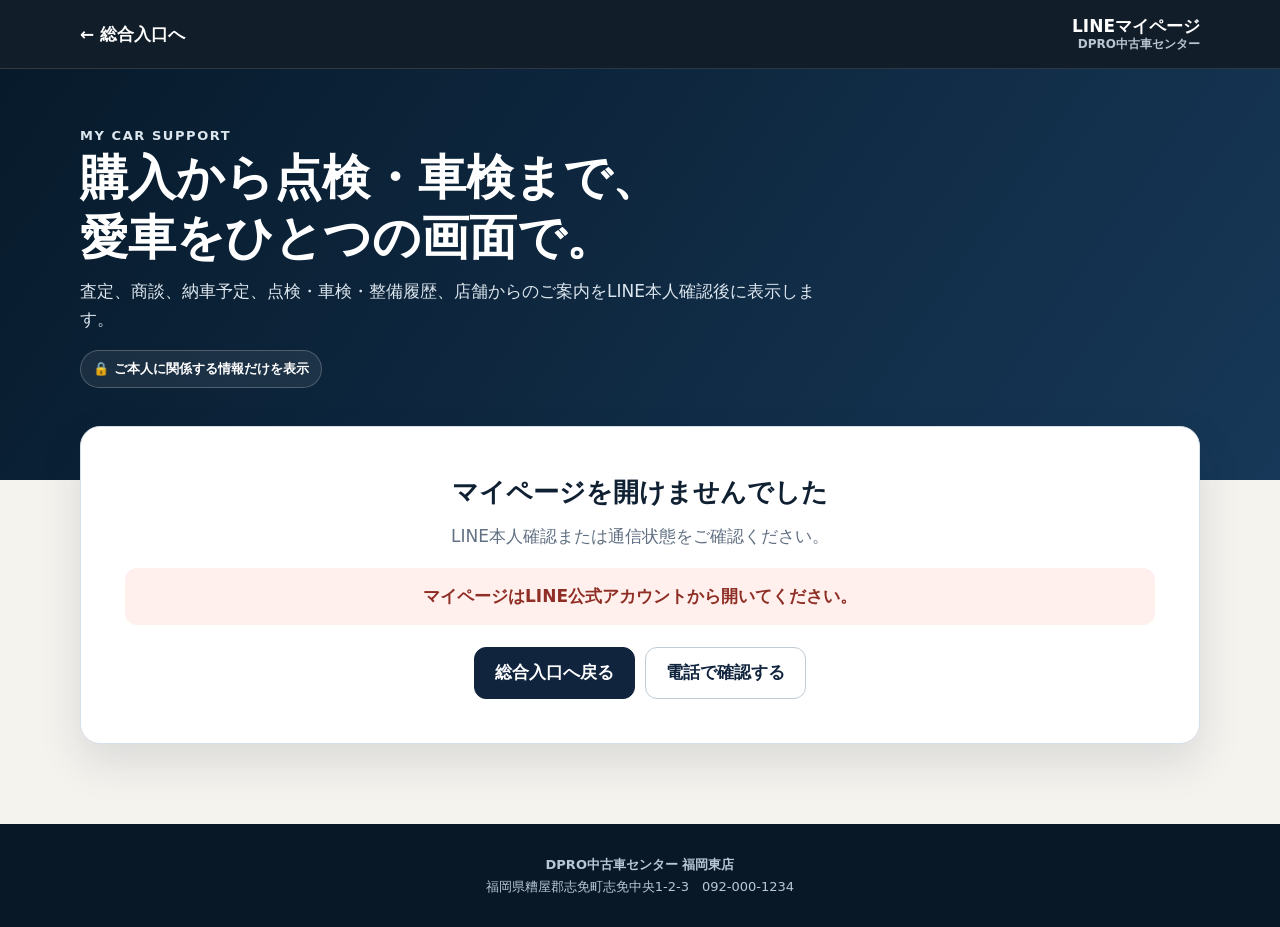
<file: member.html>
<!doctype html>
<html lang="ja">
<head>
  <meta charset="utf-8">
  <meta name="viewport" content="width=device-width,initial-scale=1,viewport-fit=cover">
  <meta name="theme-color" content="#10243e">
  <meta name="description" content="DPRO中古車センターのLINEマイページ。査定、商談、納車、点検、車検、整備履歴、愛車サポートを確認できます。">
  <title>LINEマイページ｜DPRO中古車センター</title>
  <style>
    :root{--navy:#10243e;--navy2:#173858;--charcoal:#111d29;--amber:#e5a12b;--amber2:#fff1d2;--green:#117b61;--red:#b44235;--canvas:#f5f3ee;--paper:#fff;--soft:#eef2f5;--line:#d6dfe6;--ink:#102033;--muted:#617083;--shadow:0 18px 44px rgba(15,35,56,.12);--tap:52px}
    *{box-sizing:border-box}[hidden]{display:none!important}html{scroll-behavior:smooth}body{margin:0;background:var(--canvas);color:var(--ink);font-family:system-ui,-apple-system,BlinkMacSystemFont,"Segoe UI",sans-serif;font-size:17px;line-height:1.68;-webkit-text-size-adjust:100%}button,input,select,textarea,a{font:inherit}:focus-visible{outline:4px solid rgba(229,161,43,.42);outline-offset:2px}a{color:inherit}
    .topbar{min-height:68px;background:var(--charcoal);color:#fff;border-bottom:1px solid rgba(255,255,255,.12)}.topbar-inner{width:min(1120px,calc(100% - 32px));min-height:68px;margin:auto;display:flex;align-items:center;justify-content:space-between;gap:20px}.back{min-height:44px;display:inline-flex;align-items:center;text-decoration:none;font-weight:800}.brand{text-align:right;font-weight:900;line-height:1.25}.brand small{display:block;font-size:12px;color:#b9c5d1}
    .hero{background:linear-gradient(125deg,#071a2b 0%,#173858 100%);color:#fff;padding:46px 0 92px}.hero-inner{width:min(1120px,calc(100% - 32px));margin:auto}.kicker{margin:0 0 4px;color:#f0b74f;font-size:13px;font-weight:900;letter-spacing:.12em}.hero h1{margin:0;font-size:clamp(32px,5vw,48px);line-height:1.25}.hero p{max-width:740px;margin:10px 0 0;color:#dce6ee}.safe-chip{display:inline-flex;align-items:center;gap:7px;margin-top:16px;padding:7px 12px;border:1px solid rgba(255,255,255,.22);border-radius:999px;background:rgba(255,255,255,.07);font-size:13px;font-weight:800}
    .demo-bar{width:min(1120px,calc(100% - 32px));margin:-61px auto 82px;padding:16px 18px;border:1px solid #e9bd63;border-radius:18px;background:#fff8e8;box-shadow:0 10px 28px rgba(43,34,13,.09);display:flex;align-items:center;justify-content:space-between;gap:16px}.demo-copy strong{display:block}.demo-copy span{color:#76613b;font-size:13px}.demo-links{display:flex;flex-wrap:wrap;gap:8px}.demo-link{min-height:44px;padding:8px 14px;display:inline-flex;align-items:center;border:1px solid #d8b76e;border-radius:11px;background:#fff;color:#63490f;text-decoration:none;font-weight:900}.demo-link.current{background:var(--amber);border-color:var(--amber);color:#102033}
    main{width:min(1120px,calc(100% - 32px));margin:-55px auto 80px}.demo-bar+main{margin-top:-54px}.panel{border:1px solid var(--line);border-radius:20px;background:var(--paper);box-shadow:var(--shadow)}.state-panel{padding:44px;text-align:center}.spinner{width:48px;height:48px;margin:0 auto 18px;border:5px solid #dfe6eb;border-top-color:var(--amber);border-radius:50%;animation:spin .8s linear infinite}@keyframes spin{to{transform:rotate(360deg)}}.state-panel h2{margin:0 0 8px}.state-panel p{margin:0;color:var(--muted)}.error-box{margin-top:18px;padding:14px;border-radius:12px;background:#fff0ed;color:#8f2e25;font-weight:800}.state-actions{margin-top:22px;display:flex;justify-content:center;flex-wrap:wrap;gap:10px}
    .button{min-height:var(--tap);padding:10px 20px;display:inline-flex;align-items:center;justify-content:center;border:1px solid #bfcbd5;border-radius:12px;background:#fff;color:var(--navy);text-decoration:none;font-weight:900;cursor:pointer}.button.primary{border-color:var(--navy);background:var(--navy);color:#fff}.button.amber{border-color:var(--amber);background:var(--amber);color:#172436}
    .member-head{overflow:hidden;border:1px solid #274c70;border-radius:22px;background:linear-gradient(135deg,var(--navy),#1c456b);color:#fff;box-shadow:var(--shadow)}.member-main{padding:28px;display:grid;grid-template-columns:1fr auto;gap:22px;align-items:center}.eyebrow{margin:0 0 3px;color:#f0b74f;font-size:13px;font-weight:900;letter-spacing:.08em}.member-name{margin:0;font-size:clamp(25px,4vw,36px);line-height:1.3}.member-sub{margin:6px 0 0;color:#d8e4ed}.member-code{padding:13px 17px;border:1px solid rgba(255,255,255,.25);border-radius:14px;background:rgba(255,255,255,.08);text-align:right}.member-code small{display:block;color:#bdccda}.member-code strong{font-size:20px}.member-note{padding:13px 28px;border-top:1px solid rgba(255,255,255,.12);background:rgba(0,0,0,.10);color:#e7eef4}
    .summary{margin-top:18px;display:grid;grid-template-columns:repeat(4,1fr);gap:12px}.summary-card{min-height:118px;padding:18px;border:1px solid var(--line);border-radius:16px;background:#fff}.summary-card span{display:block;color:var(--muted);font-size:14px;font-weight:800}.summary-card strong{display:block;margin-top:3px;font-size:32px;line-height:1.25}.summary-card small{color:var(--muted)}
    .next-panel{margin-top:18px;padding:22px 24px;display:grid;grid-template-columns:auto 1fr auto;align-items:center;gap:18px;border:2px solid #e5a12b;border-radius:18px;background:#fff8e8}.next-icon{width:50px;height:50px;display:grid;place-items:center;border-radius:50%;background:var(--amber);font-size:24px;font-weight:900}.next-copy p{margin:0;color:#71551a;font-size:13px;font-weight:900}.next-copy h2{margin:0;font-size:22px}.next-copy div{color:#5f6570}.next-number{font-weight:900;color:#76530d}
    .jump-nav{margin:18px 0 30px;padding:10px;display:flex;gap:8px;overflow-x:auto;border:1px solid var(--line);border-radius:15px;background:#fff;scrollbar-width:thin}.jump-nav a{min-height:44px;padding:8px 14px;display:inline-flex;align-items:center;white-space:nowrap;border-radius:10px;background:var(--soft);text-decoration:none;font-size:14px;font-weight:900}.jump-nav a:hover{background:var(--amber2)}
    .section{margin-top:30px;scroll-margin-top:18px}.section-head{margin-bottom:13px;display:flex;align-items:end;justify-content:space-between;gap:16px}.section-head h2{margin:0;font-size:26px}.section-head p{margin:0;color:var(--muted);font-size:14px}.section-kicker{color:#b8770a!important;font-weight:900;letter-spacing:.09em}.grid{display:grid;grid-template-columns:repeat(2,minmax(0,1fr));gap:14px}.data-card{padding:21px;border:1px solid var(--line);border-radius:17px;background:#fff;box-shadow:0 8px 22px rgba(16,36,62,.06)}.data-card.accent{border-color:#e5bc67;background:#fffaf0}.card-top{display:flex;align-items:flex-start;justify-content:space-between;gap:12px}.card-top h3{margin:0;font-size:20px}.card-number{margin:2px 0 0;color:var(--muted);font-size:13px;font-weight:800}.badge{flex:0 0 auto;display:inline-flex;align-items:center;min-height:30px;padding:3px 10px;border-radius:999px;background:#e7edf2;color:#28445d;font-size:12px;font-weight:900}.badge.active{background:#dff2ec;color:#0b6f55}.badge.warn{background:#fff0cf;color:#875800}.badge.done{background:#e7edf2;color:#4b6071}.meta{margin-top:15px;display:grid;grid-template-columns:repeat(2,minmax(0,1fr));gap:9px}.meta div{padding:10px 12px;border-radius:10px;background:var(--soft)}.meta span{display:block;color:var(--muted);font-size:12px;font-weight:800}.meta strong{display:block;overflow-wrap:anywhere}.card-note{margin:14px 0 0;padding:11px 13px;border-left:4px solid var(--amber);border-radius:0 9px 9px 0;background:#fff8e8}.price{margin-top:14px;padding:13px 15px;border-radius:12px;background:var(--amber2)}.price span{display:block;color:#755516;font-size:12px;font-weight:900}.price strong{font-size:24px}.card-link{margin-top:14px;display:inline-flex;align-items:center;color:#133f64;font-weight:900}
    .progress{margin-top:15px;display:grid;grid-template-columns:repeat(4,1fr);gap:5px}.progress span{height:7px;border-radius:999px;background:#dfe5ea}.progress span.on{background:var(--green)}.progress-labels{margin-top:5px;display:flex;justify-content:space-between;color:var(--muted);font-size:10px}
    .document-list,.vehicle-list,.follow-list{display:grid;gap:10px}.row-card{padding:16px 18px;display:grid;grid-template-columns:1fr auto;align-items:center;gap:16px;border:1px solid var(--line);border-radius:14px;background:#fff}.row-card h3{margin:0;font-size:18px}.row-card p{margin:2px 0 0;color:var(--muted);font-size:14px}.row-status{text-align:right}.row-status strong{display:block}.row-status small{color:var(--muted)}.empty{padding:28px;border:1px dashed #bdc9d2;border-radius:15px;background:rgba(255,255,255,.55);color:var(--muted);text-align:center}
    .privacy{margin-top:34px;padding:24px;border-radius:19px;background:var(--navy);color:#fff;display:grid;grid-template-columns:1.1fr 1fr;gap:22px}.privacy h2{margin:0}.privacy p{margin:5px 0 0;color:#cddbe6}.privacy-list{display:grid;gap:8px}.privacy-list div{padding:9px 12px;border-radius:10px;background:rgba(255,255,255,.08)}.privacy-list b{color:#f0b74f;margin-right:8px}.bottom-actions{margin-top:24px;display:flex;flex-wrap:wrap;gap:10px;justify-content:center}footer{padding:30px 16px;background:#081827;color:#b8c7d4;text-align:center;font-size:13px}
    @media(max-width:820px){.summary{grid-template-columns:repeat(2,1fr)}.grid{grid-template-columns:1fr}.privacy{grid-template-columns:1fr}.demo-bar{align-items:flex-start;flex-direction:column}.member-main{grid-template-columns:1fr}.member-code{text-align:left}.next-panel{grid-template-columns:auto 1fr}.next-number{grid-column:2}}
    @media(max-width:560px){body{font-size:17px}.topbar-inner,.hero-inner,main,.demo-bar{width:min(100% - 22px,1120px)}.topbar{min-height:62px}.topbar-inner{min-height:62px}.brand{font-size:14px}.hero{padding:34px 0 78px}.hero h1{font-size:31px}.demo-bar{margin-top:-49px;margin-bottom:65px}.demo-bar+main{margin-top:-42px}.member-main{padding:21px}.member-note{padding:12px 21px}.summary-card{min-height:104px;padding:15px}.summary-card strong{font-size:28px}.next-panel{padding:18px;grid-template-columns:1fr}.next-icon{width:42px;height:42px}.next-number{grid-column:auto}.section-head{align-items:flex-start;flex-direction:column;gap:2px}.data-card{padding:18px}.meta{grid-template-columns:1fr}.row-card{grid-template-columns:1fr}.row-status{text-align:left}.state-panel{padding:32px 19px}.button{width:100%}.bottom-actions .button{width:100%}.privacy{padding:20px}}
    @media(prefers-reduced-motion:reduce){html{scroll-behavior:auto}.spinner{animation:none}}

    /* DPRO CAR STEP CAR-22 MEMBER FINANCIAL DOCUMENTS */
    .financial-document-list{display:grid;gap:10px}
    .financial-document-row{padding:17px 18px;border:1px solid var(--line);border-radius:14px;background:#fff;display:grid;grid-template-columns:1fr auto;gap:14px;align-items:center}
    .financial-document-row h3{margin:0;font-size:18px}.financial-document-row p{margin:2px 0 0;color:var(--muted);font-size:13px}
    .financial-document-action{text-align:right}.financial-document-action strong{display:block;font-size:20px}.financial-document-action button{margin-top:7px;min-height:42px;padding:6px 12px}
    @media(max-width:560px){.financial-document-row{grid-template-columns:1fr}.financial-document-action{text-align:left}}

  </style>
  <!-- DPRO CAR STEP CAR-18 AFTERCARE MAINTENANCE RETENTION -->
  <!-- DPRO CAR STEP CAR-20 COMMUNICATION HISTORY -->
</head>
<body>
  <header class="topbar"><div class="topbar-inner"><a class="back" id="homeLink" href="index.html">← 総合入口へ</a><div class="brand">LINEマイページ<small>DPRO中古車センター</small></div></div></header>
  <section class="hero"><div class="hero-inner"><p class="kicker">MY CAR SUPPORT</p><h1>購入から点検・車検まで、<br>愛車をひとつの画面で。</h1><p>査定、商談、納車予定、点検・車検・整備履歴、店舗からのご案内をLINE本人確認後に表示します。</p><span class="safe-chip">🔒 ご本人に関係する情報だけを表示</span></div></section>

  <aside class="demo-bar" id="demoBar" hidden aria-label="デモ顧客切替"><div class="demo-copy"><strong>営業デモ切替</strong><span>お客様の進行状況に合わせた画面を確認できます。</span></div><nav class="demo-links"><a class="demo-link" data-demo-user="demo_car_line_001" href="member.html?demo=1&line_user_id=demo_car_line_001">購入・試乗中</a><a class="demo-link" data-demo-user="demo_car_line_002" href="member.html?demo=1&line_user_id=demo_car_line_002">写真査定中</a><a class="demo-link" data-demo-user="demo_car_line_004" href="member.html?demo=1&line_user_id=demo_car_line_004">契約・納車待ち</a></nav></aside>

  <main>
    <section class="panel state-panel" id="loadingPanel"><div class="spinner" aria-hidden="true"></div><h2>マイページを確認しています</h2><p>Supabaseから最新状況を取得しています。</p></section>
    <section class="panel state-panel" id="messagePanel" hidden><h2 id="messageTitle">マイページを開けませんでした</h2><p id="messageText"></p><div class="error-box" id="messageError" hidden></div><div class="state-actions"><a class="button primary" id="messageHomeLink" href="index.html">総合入口へ戻る</a><a class="button" href="tel:0920001234">電話で確認する</a></div></section>

    <div id="dashboard" hidden>
      <section class="member-head" aria-labelledby="memberName"><div class="member-main"><div><p class="eyebrow">LINE LINKED MEMBER</p><h2 class="member-name" id="memberName"></h2><p class="member-sub" id="memberContact"></p></div><div class="member-code"><small>お客様番号</small><strong id="memberCode"></strong></div></div><div class="member-note" id="memberNote"></div></section>

      <section class="summary" aria-label="現在の件数"><div class="summary-card"><span>進行中の査定</span><strong id="summaryAppraisals">0</strong><small>件</small></div><div class="summary-card"><span>進行中の商談</span><strong id="summaryLeads">0</strong><small>件</small></div><div class="summary-card"><span>今後のご予約</span><strong id="summaryReservations">0</strong><small>件</small></div><div class="summary-card"><span>ご準備中の書類</span><strong id="summaryDocuments">0</strong><small>件</small></div></section>

      <section class="next-panel" id="nextPanel"><div class="next-icon" aria-hidden="true">✓</div><div class="next-copy"><p>NEXT ACTION</p><h2 id="nextTitle">現在の状況を確認しています</h2><div id="nextDetail"></div></div><div class="next-number" id="nextNumber"></div></section>

      <nav class="jump-nav" aria-label="マイページ内メニュー"><a href="#reservations">予約</a><a href="#appraisals">査定・買取</a><a href="#sales">購入・納車</a><a href="#documents">必要書類</a><a href="#vehicles">登録車両</a><a href="#aftercare">愛車サポート</a><a href="#followups">フォロー予定</a><a href="#communications">ご案内履歴</a><a href="#financial-documents">発行帳票</a></nav>

      <section class="section" id="reservations"><div class="section-head"><div><p class="section-kicker">RESERVATIONS</p><h2>ご予約・ご来店予定</h2></div><p>査定・試乗・納車予定</p></div><div class="grid" id="reservationGrid"></div></section>
      <section class="section" id="appraisals"><div class="section-head"><div><p class="section-kicker">APPRAISAL & PURCHASE</p><h2>査定・買取状況</h2></div><p>内部査定額は表示しません</p></div><div class="grid" id="appraisalGrid"></div><div class="grid" id="purchaseGrid" style="margin-top:14px"></div></section>
      <section class="section" id="sales"><div class="section-head"><div><p class="section-kicker">SALES & DELIVERY</p><h2>購入商談・納車状況</h2></div><p>支払総額と進行状況</p></div><div class="grid" id="salesGrid"></div><div class="grid" id="contractGrid" style="margin-top:14px"></div></section>
      <section class="section" id="documents"><div class="section-head"><div><p class="section-kicker">DOCUMENTS</p><h2>必要書類</h2></div><p>ファイル内容は非公開領域で管理</p></div><div class="document-list" id="documentList"></div></section>
      <section class="section" id="vehicles"><div class="section-head"><div><p class="section-kicker">YOUR VEHICLES</p><h2>登録車両</h2></div><p>登録番号は下4桁のみ表示</p></div><div class="vehicle-list" id="vehicleList"></div></section>
      <section class="section" id="aftercare"><div class="section-head"><div><p class="section-kicker">MY CAR AFTERCARE</p><h2>点検・車検・整備履歴</h2></div><p>愛車の次回予定と実施履歴</p></div><div class="grid" id="aftercareGrid"></div><div class="follow-list" id="serviceList" style="margin-top:14px"></div></section>
      <section class="section" id="followups"><div class="section-head"><div><p class="section-kicker">AFTER SUPPORT</p><h2>納車後フォロー</h2></div><p>点検・車検・オイル交換</p></div><div class="follow-list" id="followList"></div></section>
      <section class="section" id="communications"><div class="section-head"><div><p class="section-kicker">MESSAGE HISTORY</p><h2>店舗からのご案内</h2></div><p>送信済みのご案内だけを表示</p></div><div class="follow-list" id="communicationList"></div></section>
      <section class="section" id="financial-documents"><div class="section-head"><div><p class="section-kicker">ISSUED DOCUMENTS</p><h2>請求書・領収書・精算書</h2></div><p>発行済み・公開許可済みの帳票だけを表示</p></div><div class="financial-document-list" id="financialDocumentList"></div></section>

      <section class="privacy"><div><p class="section-kicker">PRIVACY GUARD</p><h2>本人確認と情報分離</h2><p>LINEの本人確認後、ご本人に関係する情報だけをWorker経由で取得します。</p></div><div class="privacy-list"><div><b>01</b>内部査定額・仕入原価・内部メモを除外</div><div><b>02</b>非公開写真の保存先を画面へ返しません</div><div><b>03</b>氏名・電話番号を端末内へ保存しません</div></div></section>
      <div class="bottom-actions"><a class="button amber" id="inventoryLink" href="inventory.html">販売在庫を見る</a><a class="button primary" id="sellLink" href="sell.html">無料査定を申し込む</a><a class="button" href="tel:0920001234">店舗へ電話</a></div>
    </div>
  </main>
  <footer><strong>DPRO中古車センター 福岡東店</strong><br>福岡県糟屋郡志免町志免中央1-2-3　092-000-1234</footer>

  <script src="https://static.line-scdn.net/liff/edge/2/sdk.js"></script>
  <script src="config.js"></script>
  <script>
    (()=>{"use strict";
      const config=window.DPRO_CAR_CONFIG||{},params=new URLSearchParams(location.search),demo=params.get("demo")==="1",lineUserId=params.get("line_user_id")||(demo?config.defaultLineUserId:"");
      const loading=document.getElementById("loadingPanel"),messagePanel=document.getElementById("messagePanel"),dashboard=document.getElementById("dashboard");
      const pageParams=new URLSearchParams();if(demo)pageParams.set("demo","1");if(lineUserId)pageParams.set("line_user_id",lineUserId);const suffix=pageParams.size?`?${pageParams}`:"";
      ["homeLink","messageHomeLink"].forEach(id=>document.getElementById(id).href=`index.html${suffix}`);document.getElementById("inventoryLink").href=`inventory.html${suffix}`;document.getElementById("sellLink").href=`sell.html${suffix}`;
      if(demo){const bar=document.getElementById("demoBar");bar.hidden=false;bar.querySelectorAll("[data-demo-user]").forEach(link=>link.classList.toggle("current",link.dataset.demoUser===lineUserId));}

      const el=(tag,className,text)=>{const node=document.createElement(tag);if(className)node.className=className;if(text!==undefined&&text!==null)node.textContent=text;return node};
      const clear=node=>node.replaceChildren();
      const money=value=>value===null||value===undefined?"未設定":`${new Intl.NumberFormat("ja-JP").format(Number(value))}円`;
      const date=value=>{if(!value)return"未設定";const d=new Date(value.length===10?`${value}T00:00:00+09:00`:value);if(Number.isNaN(d.getTime()))return value;return new Intl.DateTimeFormat("ja-JP",{timeZone:"Asia/Tokyo",year:"numeric",month:"long",day:"numeric",weekday:"short"}).format(d)};
      const dateTime=value=>{if(!value)return"未設定";const d=new Date(value);if(Number.isNaN(d.getTime()))return value;return new Intl.DateTimeFormat("ja-JP",{timeZone:"Asia/Tokyo",year:"numeric",month:"long",day:"numeric",weekday:"short",hour:"2-digit",minute:"2-digit",hour12:false}).format(d)};
      const vehicleName=v=>v?[v.manufacturer,v.car_name,v.grade].filter(Boolean).join(" "):"車両未指定";
      const activeBadge=status=>["reserved","confirmed","appointment_set","checking","price_ready","presented","customer_considering","inquiry","negotiating","loan_review","documents_waiting","delivery_preparing","delivery_scheduled"].includes(status)?"active":["missing","requested","rejected","expired"].includes(status)?"warn":"done";

      function showMessage(title,text,error=""){loading.hidden=true;dashboard.hidden=true;messagePanel.hidden=false;document.getElementById("messageTitle").textContent=title;document.getElementById("messageText").textContent=text;const box=document.getElementById("messageError");box.hidden=!error;box.textContent=error;}
      function empty(container,text){clear(container);container.append(el("div","empty",text));}
      function top(card,title,number,status,statusClass){const row=el("div","card-top"),left=el("div");left.append(el("h3","",title),el("p","card-number",number));row.append(left,el("span",`badge ${statusClass||""}`,status));card.append(row);}
      function meta(card,items){const grid=el("div","meta");items.filter(item=>item[1]!==null&&item[1]!==undefined&&item[1]!=="").forEach(([label,value])=>{const box=el("div");box.append(el("span","",label),el("strong","",value));grid.append(box)});if(grid.children.length)card.append(grid);}
      function note(card,text){if(text)card.append(el("p","card-note",text));}
      function price(card,label,value){if(value===null||value===undefined)return;const box=el("div","price");box.append(el("span","",label),el("strong","",money(value)));card.append(box);}

      async function memberRequest(){let token="";if(!demo){if(!config.liffId||!window.liff){throw new Error("マイページはLINE公式アカウントから開いてください。");}await window.liff.init({liffId:config.liffId});if(!window.liff.isLoggedIn()){window.liff.login({redirectUri:location.href});return null;}token=window.liff.getAccessToken()||"";if(!token)throw new Error("LINE本人確認を取得できませんでした。");}const q=demo?new URLSearchParams({demo:"1",line_user_id:lineUserId}):new URLSearchParams();const response=await fetch(`${config.apiBase}/api/member${q.size?`?${q}`:""}`,{headers:{Accept:"application/json",...(token?{Authorization:`Bearer ${token}`}:{})},cache:"no-store"});const data=await response.json();if(!response.ok||!data.ok)throw new Error(data?.error?.message||"マイページを取得できませんでした。");return data;}

      function renderMember(data){
        const c=data.customer;document.getElementById("memberName").textContent=`${c.customer_name} 様`;document.getElementById("memberCode").textContent=c.customer_code;document.getElementById("memberContact").textContent=[c.phone_masked,c.email_masked].filter(Boolean).join(" ／ ")||"LINE連携済み";const memberNote=document.getElementById("memberNote");memberNote.textContent=c.public_note||"査定・商談・納車予定の最新状況をご確認いただけます。";
        document.getElementById("summaryAppraisals").textContent=data.summary.active_appraisals;document.getElementById("summaryLeads").textContent=data.summary.active_sales_leads;document.getElementById("summaryReservations").textContent=data.summary.upcoming_reservations;document.getElementById("summaryDocuments").textContent=data.summary.pending_documents;
        renderNext(data);renderReservations(data.reservations);renderAppraisals(data.appraisals);renderPurchaseContracts(data.purchase_contracts);renderSales(data.sales_leads);renderSaleContracts(data.sale_contracts);renderDocuments(data.documents);renderVehicles(data.vehicles);renderAftercare(data.aftercare_profiles||[],data.service_records||[]);renderFollowups(data.followups);renderCommunications(data.communications||[]);renderFinancialDocuments(data.financial_documents||[]);
        loading.hidden=true;messagePanel.hidden=true;dashboard.hidden=false;
      }

      function renderNext(data){const upcoming=data.reservations.filter(r=>["reserved","confirmed"].includes(r.status)&&Date.parse(r.start_at)>=Date.now()).sort((a,b)=>Date.parse(a.start_at)-Date.parse(b.start_at))[0];const pending=data.documents.find(d=>["missing","requested","rejected","expired"].includes(d.status));const appraisal=data.appraisals.find(a=>a.next_action_at&&!["completed","cancelled","declined","expired"].includes(a.status));const lead=data.sales_leads.find(a=>a.next_action_at&&!['delivered','lost','cancelled'].includes(a.status));const followup=(data.followups||[]).filter(f=>["pending","prepared"].includes(f.status)&&f.scheduled_date).sort((a,b)=>String(a.scheduled_date).localeCompare(String(b.scheduled_date)))[0];let title="現在、お客様の操作は必要ありません",detail="担当者からの連絡をお待ちください。",number="";if(upcoming){title=`${upcoming.reservation_type_label}の予定があります`;detail=dateTime(upcoming.start_at);number=upcoming.reservation_number}else if(pending){title=`「${pending.document_label}」をご準備ください`;detail=pending.due_date?`期限目安：${date(pending.due_date)}`:pending.status_label;number=pending.sale_contract_number||pending.appraisal_case_number||""}else if(appraisal){title=appraisal.status_label;detail=appraisal.public_note||`次回確認：${dateTime(appraisal.next_action_at)}`;number=appraisal.case_number}else if(lead){title=lead.status_label;detail=lead.public_note||`次回確認：${dateTime(lead.next_action_at)}`;number=lead.lead_number}else if(followup){title=`${followup.followup_type_label}の予定があります`;detail=`予定日：${date(followup.scheduled_date)}`;number=followup.sale_contract_number||"愛車サポート"}document.getElementById("nextTitle").textContent=title;document.getElementById("nextDetail").textContent=detail;document.getElementById("nextNumber").textContent=number;}

      function renderReservations(items){const grid=document.getElementById("reservationGrid");clear(grid);if(!items.length){empty(grid,"現在、ご予約はありません。");return;}const sorted=[...items].sort((a,b)=>{const aa=["reserved","confirmed"].includes(a.status)&&Date.parse(a.start_at)>=Date.now()?0:1,bb=["reserved","confirmed"].includes(b.status)&&Date.parse(b.start_at)>=Date.now()?0:1;return aa-bb||Date.parse(b.start_at)-Date.parse(a.start_at)});sorted.forEach(item=>{const card=el("article","data-card");top(card,item.reservation_type_label,item.reservation_number,item.status_label,activeBadge(item.status));meta(card,[["日時",dateTime(item.start_at)],["車両",vehicleName(item.inventory)],["店舗",item.store?.store_name],["関連番号",item.sales_lead_number||item.appraisal_case_number]]);note(card,item.customer_note);grid.append(card)});}

      function appraisalProgress(status){const groups=[["new","appointment_set"],["checking","price_ready"],["presented","customer_considering"],["agreed","documents_waiting","pickup_scheduled","payment_pending","completed"]];let index=groups.findIndex(g=>g.includes(status));if(index<0)index=0;const wrap=el("div");const bar=el("div","progress");for(let i=0;i<4;i++)bar.append(el("span",i<=index?"on":""));const labels=el("div","progress-labels");["受付","査定","ご案内","契約・完了"].forEach(x=>labels.append(el("span","",x)));wrap.append(bar,labels);return wrap;}
      function renderAppraisals(items){const grid=document.getElementById("appraisalGrid");clear(grid);if(!items.length){empty(grid,"査定のお申し込みはありません。");return;}items.forEach(item=>{const card=el("article","data-card");top(card,vehicleName(item.vehicle),item.case_number,item.status_label,activeBadge(item.status));card.append(appraisalProgress(item.status));meta(card,[["査定方法",{store:"店頭査定",visit:"出張査定",photo:"写真概算査定"}[item.appraisal_method]||item.appraisal_method],["受付日",date(item.requested_at)],["査定予定",item.appointment_start_at?dateTime(item.appointment_start_at):null],["売却希望日",item.desired_sale_date?date(item.desired_sale_date):null]]);price(card,item.agreed_price?"ご成約金額":"ご案内した査定額",item.agreed_price??item.presented_price);note(card,item.public_note);grid.append(card)});}
      function renderPurchaseContracts(items){const grid=document.getElementById("purchaseGrid");clear(grid);if(!items.length)return;items.forEach(item=>{const card=el("article","data-card accent");top(card,"買取契約",item.contract_number,item.status_label,activeBadge(item.status));price(card,"買取金額",item.purchase_price);meta(card,[["査定受付番号",item.appraisal_case_number],["契約日",item.contract_date?date(item.contract_date):null],["引取予定",item.pickup_at?dateTime(item.pickup_at):null],["書類",item.documents_complete?"確認済み":"確認中"]]);grid.append(card)});}

      function renderSales(items){const grid=document.getElementById("salesGrid");clear(grid);if(!items.length){empty(grid,"購入商談はありません。");return;}items.forEach(item=>{const card=el("article","data-card");top(card,vehicleName(item.inventory),item.lead_number,item.status_label,activeBadge(item.status));meta(card,[["試乗希望",item.test_drive_requested?"あり":"なし"],["下取り相談",item.trade_in_requested?"あり":"なし"],["ローン相談",item.financing_requested?"あり":"なし"],["最終連絡",item.last_contact_at?dateTime(item.last_contact_at):null]]);price(card,"お見積総額",item.estimate_total);note(card,item.public_note);if(item.inventory?.public_slug){const a=el("a","card-link","車両情報を見る →");a.href=`vehicle.html?slug=${encodeURIComponent(item.inventory.public_slug)}${demo?`&demo=1&line_user_id=${encodeURIComponent(lineUserId)}`:""}`;card.append(a)}grid.append(card)});}
      function renderSaleContracts(items){const grid=document.getElementById("contractGrid");clear(grid);if(!items.length)return;items.forEach(item=>{const card=el("article","data-card accent");top(card,vehicleName(item.inventory),item.contract_number,item.status_label,activeBadge(item.status));price(card,"ご契約総額",item.total_price);meta(card,[["契約日",item.contract_date?date(item.contract_date):null],["納車予定",item.delivery_scheduled_at?dateTime(item.delivery_scheduled_at):null],["ローン",item.financing_requested?({approved:"承認済み",reviewing:"審査中",preparing:"準備中",rejected:"否決"}[item.loan_status]||item.loan_status):"利用なし"],["書類",item.documents_complete?"確認済み":"確認中"]]);grid.append(card)});}

      function renderDocuments(items){const list=document.getElementById("documentList");clear(list);if(!items.length){empty(list,"現在、ご準備いただく書類はありません。");return;}items.forEach(item=>{const row=el("article","row-card"),left=el("div"),right=el("div","row-status");left.append(el("h3","",item.document_label),el("p","",[item.sale_contract_number,item.purchase_contract_number,item.appraisal_case_number].filter(Boolean).join(" ／ ")||"お客様書類"));right.append(el("strong","",item.status_label),el("small","",item.due_date?`期限目安 ${date(item.due_date)}`:""));row.append(left,right);list.append(row)});}
      function renderVehicles(items){const list=document.getElementById("vehicleList");clear(list);if(!items.length){empty(list,"登録車両はありません。");return;}items.forEach(item=>{const row=el("article","row-card"),left=el("div"),right=el("div","row-status");left.append(el("h3","",vehicleName(item)),el("p","",[item.model_year?`${item.model_year}年式`:null,item.mileage_km!==null?`${new Intl.NumberFormat("ja-JP").format(item.mileage_km)}km`:null,item.color].filter(Boolean).join("・")));right.append(el("strong","",item.registration_number_masked||item.vehicle_code),el("small","",item.inspection_expiry?`車検 ${date(item.inspection_expiry)}`:""));row.append(left,right);list.append(row)});}
      function renderFollowups(items){const list=document.getElementById("followList");clear(list);if(!items.length){empty(list,"現在、予定されているフォローはありません。");return;}items.forEach(item=>{const row=el("article","row-card"),left=el("div"),right=el("div","row-status");left.append(el("h3","",item.followup_type_label),el("p","",item.message_text||vehicleName(item.inventory)));right.append(el("strong","",date(item.scheduled_date)),el("small","",item.status==="completed"?"完了":"予定"));row.append(left,right);list.append(row)});}



      const CAR22_MEMBER_TYPE_LABEL={invoice:"請求書",receipt:"領収書",purchase_payment_statement:"買取支払明細",settlement_statement:"精算書"};

      function renderFinancialDocuments(items){
        const list=document.getElementById("financialDocumentList");clear(list);
        if(!items.length){empty(list,"現在、表示できる発行済み帳票はありません。");return;}
        items.forEach(item=>{
          const row=el("article","financial-document-row"),left=el("div"),right=el("div","financial-document-action");
          left.append(el("h3","",item.title||CAR22_MEMBER_TYPE_LABEL[item.document_type]||item.document_type),el("p","",[item.document_number,item.issue_date?`発行日 ${date(item.issue_date)}`:null].filter(Boolean).join(" ／ ")));
          right.append(el("strong","",money(item.total_amount)));
          const button=el("button","button","表示・印刷／PDF保存");button.type="button";button.addEventListener("click",()=>printMemberFinancialDocument(item));right.append(button);
          row.append(left,right);list.append(row);
        });
      }

      function memberFinancialEscape(value){
        return String(value??"").replace(/[&<>"']/g,char=>({"&":"&amp;","<":"&lt;",">":"&gt;",'"':"&quot;","'":"&#39;"}[char]));
      }

      function printMemberFinancialDocument(item){
        const source=item.snapshot||item,recipient=source.recipient||{},issuer=source.issuer||{},amounts=source.amounts||{total_amount:item.total_amount},lines=Array.isArray(source.line_items)?source.line_items:(item.line_items||[]);
        const rows=lines.map(line=>`<tr><td>${memberFinancialEscape(line.label)}</td><td>${memberFinancialEscape(line.quantity??1)}</td><td>${memberFinancialEscape(money(line.amount))}</td></tr>`).join("");
        const popup=window.open("about:blank","_blank");if(!popup)return;
        try{popup.opener=null}catch(error){}
        popup.document.open();
        popup.document.write(`<!doctype html><html lang="ja"><head><meta charset="utf-8"><title>${memberFinancialEscape(item.document_number)}</title><style>@page{size:A4;margin:16mm}body{font-family:system-ui,-apple-system,"Segoe UI",sans-serif;color:#172436;font-size:14px}h1{text-align:center;margin:0 0 28px}.top{display:grid;grid-template-columns:1fr 1fr;gap:30px}.right{text-align:right}.number{margin:20px 0;padding:10px;border-top:1px solid #9aa8b4;border-bottom:1px solid #9aa8b4}.total{margin:24px 0;padding:16px;background:#f4ead4;font-size:22px;font-weight:800}table{width:100%;border-collapse:collapse}th,td{border:1px solid #aeb8c0;padding:9px}</style></head><body><h1>${memberFinancialEscape(CAR22_MEMBER_TYPE_LABEL[item.document_type]||item.document_type)}</h1><div class="top"><div><strong>${memberFinancialEscape(recipient.name||"お客様")}</strong> 御中</div><div class="right"><strong>${memberFinancialEscape(issuer.name||"")}</strong><br>${memberFinancialEscape(issuer.address||"")}<br>${memberFinancialEscape(issuer.phone||"")}</div></div><div class="number">帳票番号：${memberFinancialEscape(item.document_number)}　発行日：${memberFinancialEscape(source.issue_date||item.issue_date||"")}</div><div class="total">合計 ${memberFinancialEscape(money(amounts.total_amount))}</div><table><thead><tr><th>明細</th><th>数量</th><th>金額</th></tr></thead><tbody>${rows}</tbody></table><script>addEventListener("load",()=>setTimeout(()=>print(),250));<\/script></body></html>`);
        popup.document.close();
      }

      function renderCommunications(items){
        const list=document.getElementById("communicationList");clear(list);
        if(!items.length){empty(list,"現在、表示できるご案内履歴はありません。");return;}
        items.forEach(item=>{
          const row=el("article","row-card"),left=el("div"),right=el("div","row-status");
          const category={appraisal_received:"査定受付",appraisal_price:"査定金額",document_request:"必要書類",reservation_reminder:"予約案内",estimate_notice:"見積案内",payment_reminder:"入金案内",registration_progress:"登録進捗",delivery_confirmation:"納車確認",after_delivery_check:"納車後確認",inspection_reminder:"点検案内",vehicle_inspection_reminder:"車検案内",oil_change_reminder:"オイル交換",replacement_offer:"乗り換え提案",general:"ご案内"}[item.category]||"ご案内";
          left.append(el("h3","",category),el("p","",item.body_text||""));
          right.append(el("strong","",item.sent_at?dateTime(item.sent_at):dateTime(item.created_at)),el("small","",item.channel==="line"?"LINEでご案内":"店舗からご案内"));
          row.append(left,right);list.append(row);
        });
      }

      const memberAftercareInterest={none:"現在は予定なし",low:"情報収集中",medium:"今後検討",high:"相談希望"};
      const memberServiceType={after_delivery_check:"納車後確認",initial_inspection:"1か月点検",periodic_inspection:"定期点検",vehicle_inspection:"車検",oil_change:"オイル交換",warranty:"保証対応",repair:"修理",recall:"リコール",other:"その他"};
      const memberServiceStatus={planned:"予定",reserved:"予約済み",in_progress:"対応中",completed:"完了",cancelled:"キャンセル"};
      function renderAftercare(profiles,records){
        const grid=document.getElementById("aftercareGrid"),list=document.getElementById("serviceList");clear(grid);clear(list);
        if(!profiles.length){empty(grid,"納車後の愛車サポート情報はまだありません。")}else profiles.forEach(item=>{const card=el("article","data-card accent");top(card,vehicleName(item.inventory),item.sale_contract_number||"愛車サポート",item.status==="active"?"サポート中":"サポート完了",item.status==="active"?"active":"done");meta(card,[["現在走行距離",item.current_mileage_km!==null?`${new Intl.NumberFormat("ja-JP").format(item.current_mileage_km)}km`:null],["次回点検",item.next_inspection_date?date(item.next_inspection_date):null],["車検満了",item.next_vehicle_inspection_date?date(item.next_vehicle_inspection_date):null],["保証期限",item.warranty_expiry?date(item.warranty_expiry):null],["オイル交換",item.next_oil_change_date?date(item.next_oil_change_date):null],["交換距離目安",item.next_oil_change_mileage_km?`${new Intl.NumberFormat("ja-JP").format(item.next_oil_change_mileage_km)}km`:null],["次回ご連絡",item.next_contact_at?dateTime(item.next_contact_at):null],["乗り換え",memberAftercareInterest[item.replacement_interest]||item.replacement_interest]]);grid.append(card)});
        if(!records.length){empty(list,"点検・整備履歴はまだありません。");return}records.forEach(item=>{const row=el("article","row-card"),left=el("div"),right=el("div","row-status");left.append(el("h3","",item.title||memberServiceType[item.service_type]||item.service_type),el("p","",item.public_note||[item.completed_at?dateTime(item.completed_at):item.scheduled_at?dateTime(item.scheduled_at):null,item.mileage_km!==null?`${new Intl.NumberFormat("ja-JP").format(item.mileage_km)}km`:null].filter(Boolean).join(" ／ ")));right.append(el("strong","",memberServiceStatus[item.status]||item.status),el("small","",item.next_service_date?`次回 ${date(item.next_service_date)}`:""));row.append(left,right);list.append(row)})
      }


      (async()=>{try{const data=await memberRequest();if(!data)return;if(!data.found){showMessage("お客様情報はまだありません",data.message||"無料査定または試乗予約からご利用ください。");return;}renderMember(data);}catch(error){showMessage("マイページを開けませんでした","LINE本人確認または通信状態をご確認ください。",error.message);}})();
    })();
  </script>
</body>
</html>
</file>
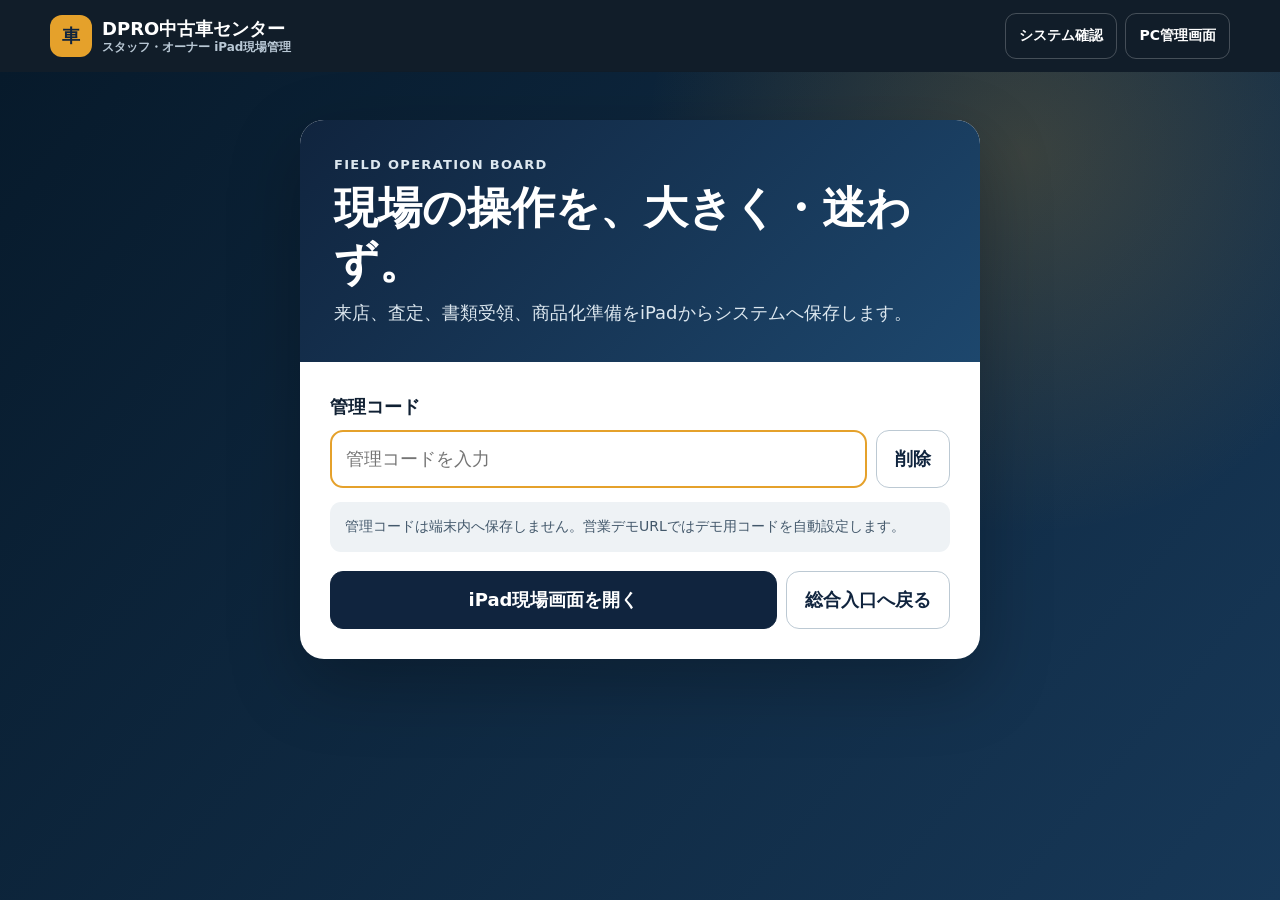
<file: owner-ipad.html>
<!doctype html>
<html lang="ja">
<head>
  <meta charset="utf-8">
  <meta name="viewport" content="width=device-width,initial-scale=1,viewport-fit=cover">
  <meta name="theme-color" content="#10243e">
  <meta name="description" content="DPRO中古車センターのスタッフ・オーナー用iPad現場管理画面。来店、査定、商談、書類、在庫準備を大きなボタンで操作できます。">
  <title>iPad現場管理｜DPRO中古車センター</title>
  <style>
    :root{--navy:#10243e;--navy2:#173858;--charcoal:#111d29;--amber:#e5a12b;--amber2:#fff1d2;--green:#117b61;--green2:#e2f3ed;--red:#b44235;--red2:#fff0ed;--canvas:#f4f2ed;--paper:#fff;--soft:#eef2f5;--line:#d4dee6;--ink:#102033;--muted:#607184;--shadow:0 10px 28px rgba(15,35,56,.1);--tap:58px}
    *{box-sizing:border-box}[hidden]{display:none!important}html{scroll-behavior:smooth}body{margin:0;background:var(--canvas);color:var(--ink);font-family:system-ui,-apple-system,BlinkMacSystemFont,"Segoe UI",sans-serif;font-size:18px;line-height:1.68;-webkit-text-size-adjust:100%}button,input,select,a{font:inherit}button,a{touch-action:manipulation}:focus-visible{outline:4px solid rgba(229,161,43,.42);outline-offset:2px}a{color:inherit}
    .topbar{min-height:72px;background:var(--charcoal);color:#fff}.topbar-inner{width:min(1180px,calc(100% - 28px));min-height:72px;margin:auto;display:flex;align-items:center;justify-content:space-between;gap:14px}.brand{display:flex;align-items:center;gap:10px;font-weight:900;line-height:1.18}.brand-mark{width:42px;height:42px;display:grid;place-items:center;border-radius:12px;background:var(--amber);color:#10243e}.brand small{display:block;color:#b9c8d5;font-size:12px}.top-actions{display:flex;gap:8px}.top-action{min-height:46px;padding:7px 13px;display:inline-flex;align-items:center;border:1px solid rgba(255,255,255,.22);border-radius:11px;background:transparent;color:#fff;text-decoration:none;font-weight:850;font-size:14px;cursor:pointer}
    .button{min-height:var(--tap);padding:10px 18px;display:inline-flex;align-items:center;justify-content:center;border:1px solid #bcc9d3;border-radius:13px;background:#fff;color:var(--navy);font-weight:900;text-decoration:none;cursor:pointer}.button.primary{border-color:var(--navy);background:var(--navy);color:#fff}.button.amber{border-color:var(--amber);background:var(--amber);color:#172436}.button.green{border-color:var(--green);background:var(--green);color:#fff}.button.danger{border-color:#d7a5a0;color:#9a3026}.button:disabled{opacity:.55;cursor:wait}
    .gate-wrap{min-height:calc(100vh - 72px);padding:48px 16px;background:radial-gradient(circle at 80% 10%,rgba(229,161,43,.2),transparent 30%),linear-gradient(130deg,#071a2b,#173858);display:grid;place-items:start center}.gate{width:min(680px,100%);overflow:hidden;border-radius:24px;background:#fff;box-shadow:0 25px 70px rgba(0,0,0,.25)}.gate-head{padding:34px;background:linear-gradient(135deg,#10243e,#1d476d);color:#fff}.kicker{margin:0;color:#f0b74f;font-size:13px;font-weight:900;letter-spacing:.1em}.gate h1{margin:4px 0 8px;font-size:clamp(30px,5vw,44px);line-height:1.25}.gate-head p{margin:0;color:#dce7ef}.gate-body{padding:30px}.field-label{display:block;margin-bottom:8px;font-weight:900}.code-row{display:grid;grid-template-columns:1fr auto;gap:9px}.code-input,.search-input{width:100%;min-height:var(--tap);padding:10px 14px;border:2px solid #b9c6d0;border-radius:13px;background:#fff}.code-input:focus,.search-input:focus{border-color:var(--amber);outline:0}.note{margin:14px 0 0;padding:13px 15px;border-radius:11px;background:var(--soft);color:#43586b;font-size:14px}.gate-actions{margin-top:19px;display:grid;grid-template-columns:1fr auto;gap:9px}.error{margin-top:13px;padding:12px 14px;border-radius:11px;background:var(--red2);color:#8f2f27;font-weight:850}.loading{margin-top:13px;color:#4e6274;font-weight:850}
    .app-main{width:min(1180px,calc(100% - 28px));margin:auto;padding:22px 0 80px}.app-head{display:flex;align-items:flex-start;justify-content:space-between;gap:16px}.app-head h1{margin:0;font-size:clamp(29px,4vw,42px);line-height:1.25}.app-head p{margin:4px 0 0;color:var(--muted)}.refresh-box{display:flex;align-items:center;gap:8px}.updated{color:var(--muted);font-size:13px;white-space:nowrap}.refresh{min-height:50px;padding:8px 14px;border:1px solid #bbc8d2;border-radius:12px;background:#fff;color:var(--navy);font-weight:900;cursor:pointer}
    .summary{margin-top:18px;display:grid;grid-template-columns:repeat(4,minmax(0,1fr));gap:10px}.summary-card{min-height:108px;padding:15px 16px;border:1px solid var(--line);border-radius:15px;background:#fff;box-shadow:0 6px 18px rgba(16,36,62,.05)}.summary-card.warn{border-color:#e3b963;background:#fffaf0}.summary-card span{display:block;color:var(--muted);font-size:13px;font-weight:850}.summary-card strong{display:block;font-size:31px;line-height:1.25}.summary-card small{color:var(--muted)}
    .tabs{position:sticky;top:0;z-index:8;margin:18px 0 22px;padding:8px;display:grid;grid-template-columns:repeat(6,1fr);gap:7px;border:1px solid var(--line);border-radius:16px;background:rgba(255,255,255,.95);box-shadow:var(--shadow);backdrop-filter:blur(10px)}.tab{min-height:58px;padding:7px;border:0;border-radius:11px;background:var(--soft);color:#324d63;font-weight:900;cursor:pointer}.tab.active{background:var(--amber);color:#16283b}.tab small{display:block;font-size:11px;font-weight:800}
    .section-head{margin-bottom:13px;display:flex;align-items:end;justify-content:space-between;gap:14px}.section-head h2{margin:0;font-size:27px}.section-head p{margin:2px 0 0;color:var(--muted)}.count{padding:6px 11px;border-radius:999px;background:var(--amber2);color:#75500d;font-weight:900;white-space:nowrap}.subhead{margin:27px 0 10px;font-size:21px}.cards{display:grid;grid-template-columns:repeat(2,minmax(0,1fr));gap:13px}.card{min-width:0;padding:18px;border:1px solid var(--line);border-radius:17px;background:#fff;box-shadow:0 7px 21px rgba(16,36,62,.06)}.card.attention{border-color:#e2b45a;background:#fffaf0}.card-top{display:flex;align-items:flex-start;justify-content:space-between;gap:11px}.card h3{margin:0;font-size:21px;line-height:1.35;overflow-wrap:anywhere}.number{margin:2px 0 0;color:var(--muted);font-size:13px;overflow-wrap:anywhere}.badge{flex:0 0 auto;min-height:32px;padding:3px 10px;display:inline-flex;align-items:center;border-radius:999px;background:#e7edf2;color:#29465f;font-size:12px;font-weight:900}.badge.active{background:var(--green2);color:#0a6f55}.badge.warn{background:#fff0cf;color:#875800}.badge.danger{background:var(--red2);color:#962f26}.meta{margin-top:13px;display:grid;grid-template-columns:repeat(2,minmax(0,1fr));gap:8px}.meta div{min-width:0;padding:10px 12px;border-radius:10px;background:var(--soft)}.meta span{display:block;color:var(--muted);font-size:12px;font-weight:850}.meta strong{display:block;overflow-wrap:anywhere}.card-note{margin:12px 0 0;padding:10px 12px;border-left:4px solid #6f899e;border-radius:0 9px 9px 0;background:#f3f6f8;color:#405568;font-size:14px}.photo-chip{margin-top:12px;padding:11px 13px;border-radius:11px;background:#eaf3f8;color:#244e6e;font-weight:900}.quick-actions{margin-top:14px;padding-top:13px;border-top:1px solid var(--line);display:grid;grid-template-columns:repeat(2,minmax(0,1fr));gap:8px}.quick{min-height:58px;padding:8px 10px;border:1px solid #aebdca;border-radius:12px;background:#fff;color:var(--navy);font-weight:900;cursor:pointer}.quick.recommended{border-color:var(--green);background:var(--green);color:#fff}.quick.amber{border-color:var(--amber);background:var(--amber);color:#172436}.quick:disabled{opacity:.55}.empty{padding:28px;border:1px dashed #b7c5cf;border-radius:14px;background:#fafbfc;color:var(--muted);text-align:center}
    .search-box{padding:18px;border:1px solid var(--line);border-radius:16px;background:#fff}.search-row{display:grid;grid-template-columns:1fr auto;gap:8px}.search-help{margin:8px 0 0;color:var(--muted);font-size:13px}.shortcuts{margin-top:11px;display:flex;flex-wrap:wrap;gap:7px}.shortcut{min-height:42px;padding:6px 11px;border:1px solid #becad3;border-radius:999px;background:#fff;color:#304b61;font-size:13px;font-weight:850}.search-result{margin-top:14px;display:grid;gap:10px}.result-group{padding:15px;border:1px solid var(--line);border-radius:14px;background:#fff}.result-group h3{margin:0 0 9px}.result-item{padding:11px 12px;border-radius:10px;background:var(--soft)}.result-item+.result-item{margin-top:7px}.result-item strong,.result-item span{display:block}.result-item span{color:var(--muted);font-size:13px;overflow-wrap:anywhere}.privacy{margin-top:25px;padding:18px;border-radius:16px;background:var(--navy);color:#fff}.privacy strong{display:block}.privacy span{color:#ccdae5;font-size:13px}.toast{position:fixed;z-index:20;right:20px;bottom:20px;max-width:min(440px,calc(100% - 28px));padding:14px 17px;border-radius:13px;background:#153b5d;color:#fff;box-shadow:0 15px 40px rgba(0,0,0,.24);font-weight:900}.toast.bad{background:#8f3028}
    @media(max-width:900px){.summary{grid-template-columns:repeat(2,1fr)}.tabs{grid-template-columns:repeat(3,1fr)}.cards{grid-template-columns:1fr}.app-head{display:block}.refresh-box{margin-top:10px}.top-action.pc-link{display:none}}
    @media(max-width:560px){body{font-size:17px}.topbar-inner{width:calc(100% - 20px)}.brand small{display:none}.top-action.logout-label{font-size:0}.top-action.logout-label::after{content:"終了";font-size:13px}.gate-wrap{padding:28px 11px}.gate-head,.gate-body{padding:23px}.code-row,.gate-actions,.search-row{grid-template-columns:1fr}.app-main{width:calc(100% - 20px);padding-top:16px}.summary{gap:7px}.summary-card{padding:12px;min-height:94px}.summary-card strong{font-size:27px}.tabs{top:0;margin-top:13px;gap:5px;padding:6px}.tab{font-size:14px}.meta{grid-template-columns:1fr}.quick-actions{grid-template-columns:1fr}.card{padding:15px}}
  </style>
</head>
<body>
  <header class="topbar"><div class="topbar-inner"><div class="brand"><span class="brand-mark" aria-hidden="true">車</span><div>DPRO中古車センター<small>スタッフ・オーナー iPad現場管理</small></div></div><div class="top-actions"><a class="top-action" id="systemCheckLink" href="system-check.html">システム確認</a><a class="top-action pc-link" id="pcLink" href="owner.html">PC管理画面</a><button class="top-action logout-label" id="logoutButton" type="button" hidden>管理コードを消去・終了</button></div></div></header>

  <main class="gate-wrap" id="gateView"><section class="gate"><div class="gate-head"><p class="kicker">FIELD OPERATION BOARD</p><h1>現場の操作を、大きく・迷わず。</h1><p>来店、査定、書類受領、商品化準備をiPadからSupabaseへ保存します。</p></div><div class="gate-body"><form id="loginForm"><label class="field-label" for="adminCode">管理コード</label><div class="code-row"><input class="code-input" id="adminCode" type="password" inputmode="numeric" autocomplete="off" maxlength="32" placeholder="管理コードを入力"><button class="button" id="clearCode" type="button">削除</button></div><p class="note">管理コードは端末内へ保存しません。営業デモURLではデモ用コードを自動設定します。</p><div class="gate-actions"><button class="button primary" id="loginButton" type="submit">iPad現場画面を開く</button><a class="button" href="index.html">総合入口へ戻る</a></div><div class="error" id="loginError" hidden></div><div class="loading" id="loginLoading" hidden>最新の現場情報を取得しています…</div></form></div></section></main>

  <div id="appView" hidden><main class="app-main"><header class="app-head"><div><p class="kicker">TODAY'S FIELD BOARD</p><h1>今日の現場管理</h1><p>60秒ごとに自動更新します。操作結果は監査ログへ記録されます。</p></div><div class="refresh-box"><span class="updated" id="updatedAt">更新確認中</span><button class="refresh" id="refreshButton" type="button">最新へ更新</button></div></header>
    <section class="summary" id="summary"></section>
    <nav class="tabs" id="tabs" aria-label="iPad現場メニュー"></nav>
    <section id="view-today"></section><section id="view-appraisals" hidden></section><section id="view-sales" hidden></section><section id="view-prep" hidden></section><section id="view-work" hidden></section><section id="view-search" hidden></section>
    <section class="privacy"><strong>管理情報と非公開写真を分離</strong><span>この画面には査定写真の枚数とカテゴリだけを表示し、非公開Storageの保存先は返しません。</span></section>
  </main></div>
  <div class="toast" id="toast" hidden role="status"></div>
  <script src="config.js"></script>
  <script>
    (()=>{"use strict";
      const config=window.DPRO_CAR_CONFIG||{},params=new URLSearchParams(location.search),demo=params.get("demo")==="1";
      const state={key:"",data:null,active:"today",busy:false};
      const gate=document.getElementById("gateView"),app=document.getElementById("appView"),code=document.getElementById("adminCode"),loginError=document.getElementById("loginError"),loginLoading=document.getElementById("loginLoading"),loginButton=document.getElementById("loginButton"),logoutButton=document.getElementById("logoutButton"),toast=document.getElementById("toast");
      const views=[{id:"today",label:"今日",sub:"予約・優先"},{id:"appraisals",label:"査定",sub:"写真・進行"},{id:"sales",label:"商談",sub:"来店・見積"},{id:"prep",label:"在庫準備",sub:"点検・商品化"},{id:"work",label:"書類・タスク",sub:"受領・完了"},{id:"search",label:"顧客検索",sub:"電話・車両"}];
      const labels={reservation:{reserved:"予約受付",confirmed:"予約確定",arrived:"来店済み",completed:"完了",cancelled:"キャンセル",no_show:"無断キャンセル"},appraisal:{new:"新規受付",appointment_set:"予約確定",checking:"査定中",price_ready:"査定額準備済み",presented:"金額提示済み",customer_considering:"お客様検討中",agreed:"買取合意",documents_waiting:"書類待ち",pickup_scheduled:"引取予定",payment_pending:"支払待ち",completed:"完了",cancelled:"キャンセル",declined:"見送り",expired:"期限切れ"},sales_lead:{inquiry:"問い合わせ",appointment_set:"来店予約",visited:"来店済み",negotiating:"商談中",estimate_presented:"見積提示済み",loan_review:"ローン審査中",agreed:"成約",documents_waiting:"書類待ち",delivery_preparing:"納車準備中",delivery_scheduled:"納車予定",delivered:"納車済み",lost:"失注",cancelled:"キャンセル"},inventory:{incoming:"入庫予定",inspection:"点検中",reconditioning:"商品化中",ready_to_publish:"公開準備済み",on_sale:"販売中",reserved:"商談中",sold:"売約済み",delivered:"納車済み",wholesale:"業販",unpublished:"非公開"},task:{open:"未着手",in_progress:"対応中",done:"完了",cancelled:"中止"},document:{missing:"未提出",requested:"依頼済み",received:"受領済み",verified:"確認済み",rejected:"再提出",expired:"期限切れ"},inquiry:{new:"未対応",in_progress:"対応中"}};
      const reservationTypes={appraisal_store:"店頭査定",appraisal_visit:"出張査定",consultation:"購入相談",test_drive:"試乗",delivery:"納車"},methods={store:"店頭査定",visit:"出張査定",photo:"写真概算査定"},priorities={urgent:"緊急",high:"高",normal:"通常",low:"低"},photoCategories={vehicle_registration:"車検証",odometer:"走行距離",front:"前",rear:"後",left:"左",right:"右",interior:"車内",equipment:"装備",damage:"傷・へこみ",other:"その他"};
      const el=(tag,cls,text)=>{const n=document.createElement(tag);if(cls)n.className=cls;if(text!==undefined&&text!==null)n.textContent=text;return n},clear=n=>n.replaceChildren(),fmt=new Intl.NumberFormat("ja-JP"),money=v=>v===null||v===undefined?"未設定":`${fmt.format(Number(v))}円`;
      const date=v=>{if(!v)return"未設定";const d=new Date(String(v).length===10?`${v}T00:00:00+09:00`:v);return Number.isNaN(d.getTime())?String(v):new Intl.DateTimeFormat("ja-JP",{timeZone:"Asia/Tokyo",month:"numeric",day:"numeric",weekday:"short"}).format(d)},dateTime=v=>{if(!v)return"未設定";const d=new Date(v);return Number.isNaN(d.getTime())?String(v):new Intl.DateTimeFormat("ja-JP",{timeZone:"Asia/Tokyo",month:"numeric",day:"numeric",weekday:"short",hour:"2-digit",minute:"2-digit",hour12:false}).format(d)};
      const customer=x=>x?.customer_name||"顧客未設定",vehicle=x=>x?[x.manufacturer,x.car_name,x.grade].filter(Boolean).join(" "):"車両未指定",status=(r,s)=>labels[r]?.[s]||s||"未設定";
      const badgeClass=s=>["cancelled","declined","expired","lost","rejected","no_show"].includes(s)?"danger":["new","open","missing","requested","price_ready","documents_waiting"].includes(s)?"warn":["completed","done","verified","delivered"].includes(s)?"":"active";
      function showToast(text,bad=false){toast.textContent=text;toast.className=`toast${bad?" bad":""}`;toast.hidden=false;clearTimeout(showToast.timer);showToast.timer=setTimeout(()=>toast.hidden=true,3800)}
      async function api(path,options={}){const response=await fetch(`${config.apiBase}${path}`,{...options,headers:{Accept:"application/json","X-Admin-Key":state.key,...(options.body?{"Content-Type":"application/json"}:{}),...(options.headers||{})},cache:"no-store"});let data;try{data=await response.json()}catch{throw new Error("API応答を読み取れませんでした。")}if(!response.ok||!data.ok)throw new Error(data?.error?.message||`通信エラー（${response.status}）`);return data}
      function meta(card,items){const grid=el("div","meta");items.filter(x=>x[1]!==null&&x[1]!==undefined&&x[1]!=="").forEach(([k,v])=>{const b=el("div");b.append(el("span","",k),el("strong","",String(v)));grid.append(b)});if(grid.children.length)card.append(grid)}
      function cardBase(title,number,resource,item,items,note,attention=false){const card=el("article",`card${attention?" attention":""}`),top=el("div","card-top"),head=el("div");head.append(el("h3","",title),el("p","number",number));top.append(head,el("span",`badge ${badgeClass(item.status)}`,status(resource,item.status)));card.append(top);meta(card,items);if(note)card.append(el("p","card-note",note));return card}
      function actionArea(card,resource,item,actions){const valid=actions.filter(x=>x.status!==item.status);if(!valid.length)return;const area=el("div","quick-actions");valid.forEach((a,i)=>{const b=el("button",`quick ${a.kind||i===0?"recommended":""}`,a.label);if(a.kind)b.className=`quick ${a.kind}`;b.type="button";b.addEventListener("click",async()=>{if(!confirm(`「${a.label}」としてSupabaseへ保存しますか？`))return;b.disabled=true;try{await api("/api/admin/status",{method:"POST",body:JSON.stringify({resource,id:item.id,status:a.status})});showToast(`${a.label}を保存しました。`);await reload()}catch(error){showToast(error.message,true)}finally{b.disabled=false}});area.append(b)});card.append(area)}
      function sectionHead(title,desc,count){const h=el("div","section-head"),left=el("div");left.append(el("h2","",title),el("p","",desc));h.append(left,el("span","count",`${count}件`));return h}
      function empty(text){return el("div","empty",text)}
      function renderTabs(){const tabs=document.getElementById("tabs");clear(tabs);views.forEach(v=>{const b=el("button",`tab${v.id===state.active?" active":""}`);b.type="button";b.dataset.view=v.id;b.append(document.createTextNode(v.label),el("small","",v.sub));b.addEventListener("click",()=>openView(v.id));tabs.append(b)})}
      function openView(id,shouldScroll=true){state.active=id;views.forEach(v=>document.getElementById(`view-${v.id}`).hidden=v.id!==id);renderTabs();if(shouldScroll)scrollTo({top:document.getElementById("tabs").offsetTop-8,behavior:"smooth"})}
      function renderSummary(){const root=document.getElementById("summary"),d=state.data.summary;clear(root);[["7日以内の予約",d.reservations_7days],["進行中の査定",d.active_appraisals],["進行中の商談",d.active_sales_leads],["未完了タスク",d.open_tasks],["必要書類",d.pending_documents],["商品化準備",d.inventory_preparing],["未対応問合せ",d.unanswered_inquiries]].forEach(([k,v],i)=>{const c=el("article",`summary-card${[3,4,6].includes(i)&&v?" warn":""}`);c.append(el("span","",k),el("strong","",String(v)),el("small","","件"));root.append(c)})}
      function reservationCard(x){const c=cardBase(reservationTypes[x.reservation_type]||x.reservation_type,`${x.reservation_number}／${customer(x.customer)}`,"reservation",x,[["日時",dateTime(x.start_at)],["車両",vehicle(x.inventory)],["担当",x.assigned_staff?.staff_name||"未設定"],["電話",x.customer?.phone||"未設定"]],x.internal_note||x.customer_note,["reserved","confirmed","arrived"].includes(x.status));const actions=[];if(x.status==="reserved")actions.push({label:"予約を確認",status:"confirmed",kind:"amber"});if(["reserved","confirmed"].includes(x.status))actions.push({label:"来店受付",status:"arrived"});if(x.status==="arrived")actions.push({label:"対応完了",status:"completed"});actionArea(c,"reservation",x,actions);return c}
      function appraisalCard(x){const c=cardBase(vehicle(x.vehicle),`${x.case_number}／${customer(x.customer)}`,"appraisal",x,[["査定方法",methods[x.appraisal_method]||x.appraisal_method],["担当",x.assigned_staff?.staff_name||"未設定"],["次回対応",dateTime(x.next_action_at)],["電話",x.customer?.phone||"未設定"]],x.internal_note,["new","appointment_set","checking","price_ready"].includes(x.status));const p=x.photo_summary||{count:0,categories:[]},chip=el("div","photo-chip",`査定写真 ${p.count}枚　${p.categories.map(k=>photoCategories[k]||k).join("・")||"未登録"}`);c.append(chip);const actions=[];if(["new","appointment_set"].includes(x.status))actions.push({label:"査定を開始",status:"checking"});if(x.status==="checking")actions.push({label:"査定額を準備済み",status:"price_ready",kind:"amber"});if(x.status==="price_ready")actions.push({label:"お客様へ提示済み",status:"presented"});if(x.status==="documents_waiting")actions.push({label:"引取日を設定済み",status:"pickup_scheduled"});actionArea(c,"appraisal",x,actions);return c}
      function salesCard(x){const c=cardBase(vehicle(x.inventory),`${x.lead_number}／${customer(x.customer)}`,"sales_lead",x,[["見積総額",money(x.estimate_total)],["担当",x.assigned_staff?.staff_name||"未設定"],["次回対応",dateTime(x.next_action_at)],["電話",x.customer?.phone||"未設定"]],x.internal_note,["inquiry","appointment_set","visited","negotiating"].includes(x.status));const actions=[];if(["inquiry","appointment_set"].includes(x.status))actions.push({label:"来店済みにする",status:"visited",kind:"amber"});if(["inquiry","visited"].includes(x.status))actions.push({label:"商談を開始",status:"negotiating"});if(x.status==="negotiating")actions.push({label:"見積提示済み",status:"estimate_presented"});if(x.status==="agreed")actions.push({label:"必要書類を案内",status:"documents_waiting"});actionArea(c,"sales_lead",x,actions);return c}
      function inventoryCard(x){const c=cardBase(vehicle(x),x.inventory_code,"inventory",x,[["年式",x.model_year?`${x.model_year}年`:"未設定"],["走行距離",x.mileage_km!==null?`${fmt.format(x.mileage_km)}km`:"未設定"],["登録番号",x.registration_number||"未設定"],["公開",x.is_public?"公開中":"非公開"]],null,true);const actions=[];if(x.status==="incoming")actions.push({label:"点検を開始",status:"inspection"});if(x.status==="inspection")actions.push({label:"商品化作業へ",status:"reconditioning",kind:"amber"});if(x.status==="reconditioning")actions.push({label:"公開準備完了",status:"ready_to_publish"});actionArea(c,"inventory",x,actions);return c}
      function taskCard(x){const c=cardBase(x.title,`${priorities[x.priority]||x.priority}／${x.assigned_staff?.staff_name||"担当未設定"}`,"task",x,[["期限",dateTime(x.due_at)],["査定番号",x.appraisal_case_number],["在庫",x.inventory?.inventory_code]],x.detail,true);const actions=[];if(x.status==="open")actions.push({label:"対応を開始",status:"in_progress",kind:"amber"});if(["open","in_progress"].includes(x.status))actions.push({label:"タスク完了",status:"done"});actionArea(c,"task",x,actions);return c}
      function documentCard(x){const c=cardBase(x.document_label,customer(x.customer),"document",x,[["期限",date(x.due_date)],["受領日時",dateTime(x.received_at)],["確認日時",dateTime(x.verified_at)]],x.note,["missing","requested","rejected"].includes(x.status));const actions=[];if(["missing","requested","rejected"].includes(x.status))actions.push({label:"書類を受領",status:"received",kind:"amber"});if(x.status==="received")actions.push({label:"内容を確認済み",status:"verified"});actionArea(c,"document",x,actions);return c}
      function renderToday(){const root=document.getElementById("view-today");clear(root);root.append(sectionHead("7日以内の予定","来店・査定・試乗・納車",state.data.reservations.length));const cards=el("div","cards");state.data.reservations.forEach(x=>cards.append(reservationCard(x)));if(!cards.children.length)cards.append(empty("7日以内の予定はありません。"));root.append(cards);const urgent=state.data.tasks.filter(x=>x.priority==="urgent"||x.priority==="high").slice(0,4);root.append(el("h2","subhead","優先タスク"));const tasks=el("div","cards");urgent.forEach(x=>tasks.append(taskCard(x)));state.data.inquiries.slice(0,3).forEach(x=>{const c=cardBase(x.subject,`${x.inquiry_number}／${customer(x.customer)}`,"inquiry",x,[["受付",dateTime(x.created_at)],["車両",vehicle(x.inventory)],["担当",x.assigned_staff?.staff_name||"未設定"]],x.message,true);tasks.append(c)});if(!tasks.children.length)tasks.append(empty("優先対応はありません。"));root.append(tasks)}
      function renderAppraisals(){const root=document.getElementById("view-appraisals");clear(root);root.append(sectionHead("査定・買取","写真枚数と進行状況を確認",state.data.appraisals.length));const cards=el("div","cards");state.data.appraisals.forEach(x=>cards.append(appraisalCard(x)));if(!cards.children.length)cards.append(empty("進行中の査定はありません。"));root.append(cards)}
      function renderSales(){const root=document.getElementById("view-sales");clear(root);root.append(sectionHead("購入商談","来店から見積提示まで",state.data.sales_leads.length));const cards=el("div","cards");state.data.sales_leads.forEach(x=>cards.append(salesCard(x)));if(!cards.children.length)cards.append(empty("進行中の商談はありません。"));root.append(cards)}
      function renderPrep(){const root=document.getElementById("view-prep");clear(root);root.append(sectionHead("在庫準備","入庫・点検・商品化・公開準備",state.data.inventory_preparing.length));const cards=el("div","cards");state.data.inventory_preparing.forEach(x=>cards.append(inventoryCard(x)));if(!cards.children.length)cards.append(empty("商品化準備中の在庫はありません。"));root.append(cards)}
      function renderWork(){const root=document.getElementById("view-work");clear(root);root.append(sectionHead("未完了タスク","対応開始と完了を記録",state.data.tasks.length));const tasks=el("div","cards");state.data.tasks.forEach(x=>tasks.append(taskCard(x)));if(!tasks.children.length)tasks.append(empty("未完了タスクはありません。"));root.append(tasks,el("h2","subhead","必要書類"));const docs=el("div","cards");state.data.documents.forEach(x=>docs.append(documentCard(x)));if(!docs.children.length)docs.append(empty("確認待ちの書類はありません。"));root.append(docs)}
      function renderSearch(){const root=document.getElementById("view-search");clear(root);const box=el("section","search-box"),form=el("form"),row=el("div","search-row"),input=el("input","search-input"),button=el("button","button primary","検索");input.type="search";input.maxLength=80;input.placeholder="電話番号・氏名・顧客番号・登録番号";button.type="submit";row.append(input,button);form.append(row,el("p","search-help","ハイフン・空白・全角・+81形式の電話番号も同一判定します。"));const shortcuts=el("div","shortcuts");["鈴木","090-1111-2201","福岡 500 あ 12-34"].forEach(q=>{const b=el("button","shortcut",q);b.type="button";b.addEventListener("click",()=>{input.value=q;form.requestSubmit()});shortcuts.append(b)});form.append(shortcuts);const result=el("div","search-result");result.append(empty("検索条件を入力してください。"));box.append(form);root.append(box,result);form.addEventListener("submit",async e=>{e.preventDefault();const q=input.value.trim();if(!q){showToast("検索文字を入力してください。",true);return}button.disabled=true;clear(result);result.append(empty("検索しています…"));try{const data=await api(`/api/admin/search?q=${encodeURIComponent(q)}&limit=20`);renderSearchResults(result,data)}catch(error){clear(result);result.append(empty(error.message));showToast(error.message,true)}finally{button.disabled=false}})}
      function renderSearchResults(root,data){clear(root);const add=(title,items,fn)=>{if(!items.length)return;const g=el("section","result-group");g.append(el("h3","",`${title}（${items.length}件）`));items.forEach(x=>{const i=el("article","result-item"),lines=fn(x);i.append(el("strong","",lines.shift()));lines.filter(Boolean).forEach(v=>i.append(el("span","",v)));g.append(i)});root.append(g)};add("顧客",data.results.customers,x=>[`${x.customer_name}／${x.customer_code}`,x.phone,x.internal_note]);add("お客様の車",data.results.customer_vehicles,x=>[vehicle(x),x.vehicle_code,x.registration_number,x.notes]);add("販売在庫",data.results.inventory,x=>[vehicle(x),x.inventory_code,status("inventory",x.status),money(x.total_price)]);add("査定",data.results.appraisals,x=>[x.case_number,status("appraisal",x.status),x.presented_price!==null?money(x.presented_price):null]);add("商談",data.results.sales_leads,x=>[x.lead_number,status("sales_lead",x.status),x.estimate_total!==null?money(x.estimate_total):null]);if(!root.children.length)root.append(empty("一致する情報はありませんでした。"))}
      function renderAll(){renderSummary();renderToday();renderAppraisals();renderSales();renderPrep();renderWork();renderSearch();renderTabs();openView(state.active,false);document.getElementById("updatedAt").textContent=`最終取得 ${new Intl.DateTimeFormat("ja-JP",{timeZone:"Asia/Tokyo",hour:"2-digit",minute:"2-digit",second:"2-digit",hour12:false}).format(new Date())}`}
      async function reload(){if(state.busy)return;state.busy=true;document.getElementById("refreshButton").disabled=true;try{state.data=await api("/api/admin/ipad-board");renderAll()}finally{state.busy=false;document.getElementById("refreshButton").disabled=false}}
      async function login(){const key=code.value.trim();if(!key){loginError.textContent="管理コードを入力してください。";loginError.hidden=false;code.focus();return}state.key=key;loginError.hidden=true;loginLoading.hidden=false;loginButton.disabled=true;try{await reload();gate.hidden=true;app.hidden=false;logoutButton.hidden=false;showToast("最新の現場情報を取得しました。") }catch(error){state.key="";loginError.textContent=error.message;loginError.hidden=false;code.focus()}finally{loginLoading.hidden=true;loginButton.disabled=false}}
      function logout(){state.key="";state.data=null;code.value="";app.hidden=true;gate.hidden=false;logoutButton.hidden=true;loginError.hidden=true;code.focus();showToast("管理コードを消去しました。")}
      document.getElementById("loginForm").addEventListener("submit",e=>{e.preventDefault();login()});document.getElementById("clearCode").addEventListener("click",()=>{code.value="";loginError.hidden=true;code.focus()});logoutButton.addEventListener("click",logout);document.getElementById("refreshButton").addEventListener("click",()=>reload().catch(e=>showToast(e.message,true)));document.getElementById("pcLink").href=`owner.html${demo?"?demo=1":""}`;document.getElementById("systemCheckLink").href=`system-check.html${demo?"?demo=1":""}`;
      setInterval(()=>{if(!app.hidden&&document.visibilityState==="visible")reload().catch(()=>{})},60000);if(demo){code.value="1234";setTimeout(login,120)}else code.focus();
    })();
  </script>
</body>
</html>
</file>
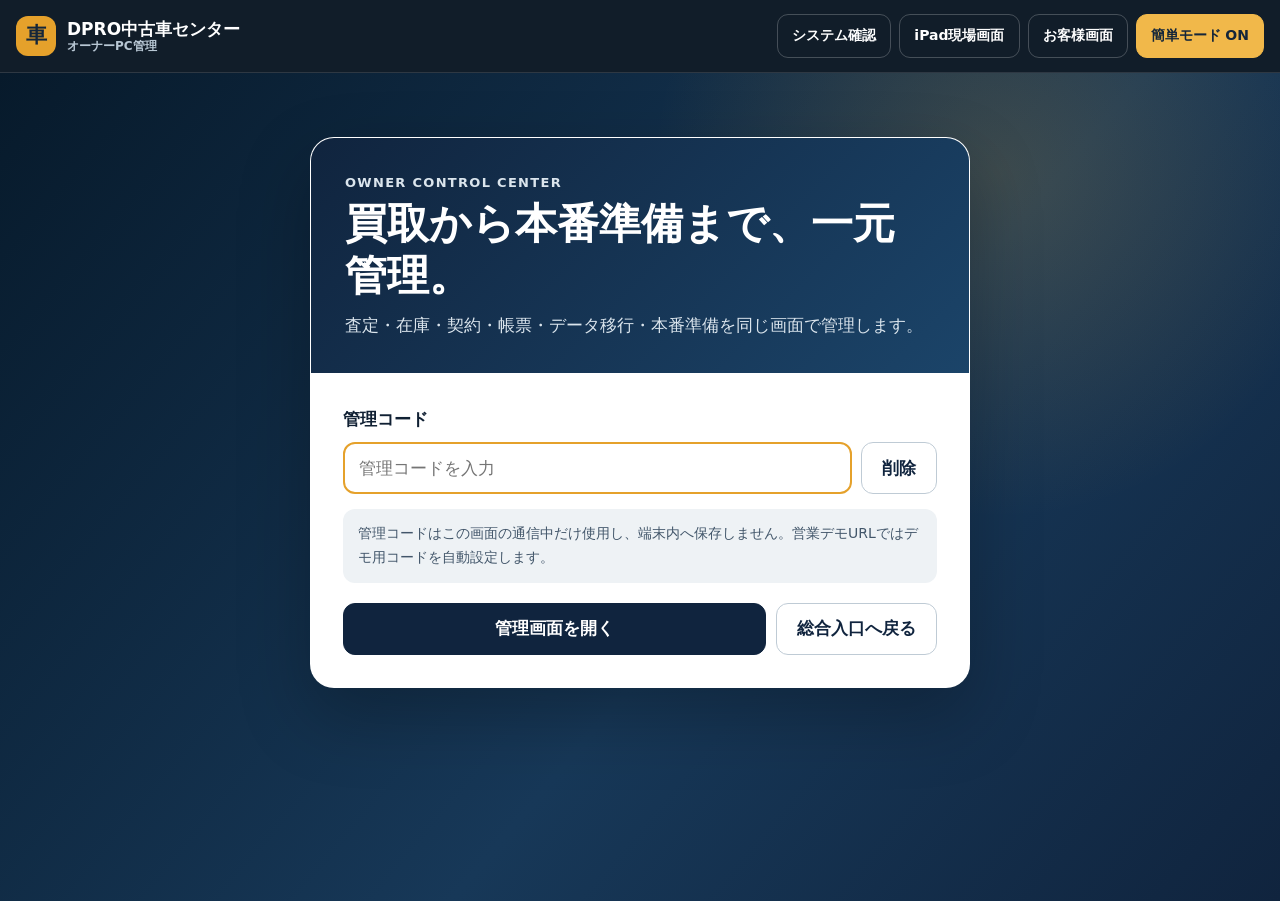
<file: owner.html>
<!doctype html>
<html lang="ja">
<head>
  <meta charset="utf-8">
  <meta name="viewport" content="width=device-width,initial-scale=1,viewport-fit=cover">
  <meta name="theme-color" content="#111d29">
  <meta name="description" content="DPRO中古車センターのオーナーPC管理画面。査定、在庫、商談、試乗、契約、納車、顧客検索を一元管理します。">
  <title>オーナーPC管理 CAR-24｜DPRO中古車センター</title>
  <style>
    :root{--navy:#10243e;--navy2:#173858;--charcoal:#111d29;--amber:#e5a12b;--amber2:#fff1d2;--green:#117b61;--green2:#e2f3ed;--red:#b44235;--red2:#fff0ed;--canvas:#f4f2ed;--paper:#fff;--soft:#eef2f5;--line:#d5dee5;--ink:#102033;--muted:#617083;--shadow:0 15px 38px rgba(15,35,56,.11);--tap:52px;--side:244px}
    *{box-sizing:border-box}[hidden]{display:none!important}html{scroll-behavior:smooth}body{margin:0;background:var(--canvas);color:var(--ink);font-family:system-ui,-apple-system,BlinkMacSystemFont,"Segoe UI",sans-serif;font-size:17px;line-height:1.68;-webkit-text-size-adjust:100%}button,input,select,textarea,a{font:inherit}button,a{touch-action:manipulation}:focus-visible{outline:4px solid rgba(229,161,43,.42);outline-offset:2px}a{color:inherit}
    .topbar{min-height:72px;background:var(--charcoal);color:#fff;border-bottom:1px solid rgba(255,255,255,.12)}.topbar-inner{width:min(1500px,calc(100% - 32px));min-height:72px;margin:auto;display:flex;align-items:center;justify-content:space-between;gap:18px}.brand{display:flex;align-items:center;gap:11px;font-weight:900;line-height:1.2}.brand-mark{width:40px;height:40px;display:grid;place-items:center;border-radius:12px;background:var(--amber);color:#14263a;font-size:21px}.brand small{display:block;color:#b8c7d4;font-size:12px}.top-links{display:flex;align-items:center;gap:8px}.top-link{min-height:44px;padding:7px 14px;display:inline-flex;align-items:center;border:1px solid rgba(255,255,255,.22);border-radius:11px;color:#fff;text-decoration:none;font-weight:800;font-size:14px;background:transparent;cursor:pointer}
    .button{min-height:var(--tap);padding:10px 20px;display:inline-flex;align-items:center;justify-content:center;gap:7px;border:1px solid #bfcbd5;border-radius:12px;background:#fff;color:var(--navy);text-decoration:none;font-weight:900;cursor:pointer}.button:hover{filter:brightness(.98)}.button:disabled{opacity:.55;cursor:wait}.button.primary{border-color:var(--navy);background:var(--navy);color:#fff}.button.amber{border-color:var(--amber);background:var(--amber);color:#172436}.button.danger{border-color:#d9aaa5;background:#fff;color:#9a3026}.button.small{min-height:44px;padding:7px 13px;font-size:14px}
    .gate-wrap{min-height:calc(100vh - 72px);padding:64px 16px;background:radial-gradient(circle at 78% 12%,rgba(229,161,43,.19),transparent 28%),linear-gradient(130deg,#071a2b,#173858 58%,#10243e);display:grid;place-items:start center}.gate{width:min(660px,100%);overflow:hidden;border:1px solid rgba(255,255,255,.15);border-radius:24px;background:#fff;box-shadow:0 28px 70px rgba(0,0,0,.25)}.gate-head{padding:34px;background:linear-gradient(135deg,#10243e,#1b4469);color:#fff}.gate-kicker{margin:0;color:#f0b74f;font-size:13px;font-weight:900;letter-spacing:.1em}.gate h1{margin:4px 0 8px;font-size:clamp(30px,5vw,42px);line-height:1.25}.gate-head p{margin:0;color:#dbe5ed}.gate-body{padding:32px}.field-label{display:block;margin-bottom:8px;font-weight:900}.code-row{display:grid;grid-template-columns:1fr auto;gap:9px}.code-input,.search-input{width:100%;min-height:var(--tap);padding:10px 14px;border:2px solid #bdc9d2;border-radius:12px;background:#fff;color:var(--ink)}.code-input:focus,.search-input:focus{border-color:var(--amber);outline:none}.gate-note{margin:15px 0 0;padding:13px 15px;border-radius:12px;background:var(--soft);color:#42566a;font-size:14px}.gate-actions{margin-top:20px;display:flex;gap:10px;flex-wrap:wrap}.gate-actions .primary{flex:1}.form-message{margin-top:14px;padding:12px 14px;border-radius:11px;background:var(--red2);color:#8e2f27;font-weight:800}.loading-line{margin-top:14px;color:#526679;font-weight:800}
    .app{min-height:calc(100vh - 72px)}.app-shell{width:min(1500px,100%);margin:auto;display:grid;grid-template-columns:var(--side) minmax(0,1fr)}.sidebar{min-height:calc(100vh - 72px);padding:22px 14px;background:#0c2034;color:#fff;border-right:1px solid rgba(255,255,255,.08);position:sticky;top:0;align-self:start}.side-title{padding:0 10px 18px;border-bottom:1px solid rgba(255,255,255,.12)}.side-title strong{display:block;font-size:18px}.side-title span{color:#aebfcd;font-size:13px}.nav{margin-top:16px;display:grid;gap:6px}.nav-button{width:100%;min-height:52px;padding:9px 12px;display:grid;grid-template-columns:28px 1fr auto;align-items:center;gap:8px;border:0;border-radius:11px;background:transparent;color:#dbe5ed;text-align:left;font-weight:850;cursor:pointer}.nav-button:hover{background:rgba(255,255,255,.08)}.nav-button.active{background:var(--amber);color:#13253a}.nav-icon{font-size:17px}.nav-count{min-width:27px;padding:2px 7px;border-radius:999px;background:rgba(255,255,255,.12);text-align:center;font-size:12px}.nav-button.active .nav-count{background:rgba(16,36,62,.14)}.side-foot{margin-top:22px;padding:14px 10px;border-top:1px solid rgba(255,255,255,.12);color:#aebfcd;font-size:12px}.side-foot b{display:block;color:#fff}
    .content{min-width:0;padding:28px 30px 70px}.page-head{display:flex;align-items:flex-start;justify-content:space-between;gap:18px;margin-bottom:24px}.page-kicker{margin:0;color:#b8770a;font-size:13px;font-weight:900;letter-spacing:.1em}.page-head h1{margin:1px 0 4px;font-size:clamp(28px,4vw,40px);line-height:1.25}.page-head p{margin:0;color:var(--muted)}.updated{padding:10px 13px;border:1px solid var(--line);border-radius:11px;background:#fff;color:#53677a;font-size:13px;white-space:nowrap}.section-view{animation:fade .18s ease}@keyframes fade{from{opacity:.35;transform:translateY(4px)}to{opacity:1;transform:none}}
    .metric-grid{display:grid;grid-template-columns:repeat(4,minmax(0,1fr));gap:12px}.metric{min-height:125px;padding:18px;border:1px solid var(--line);border-radius:16px;background:#fff;box-shadow:0 7px 20px rgba(16,36,62,.05)}.metric.warn{border-color:#e4bb69;background:#fffaf0}.metric.danger{border-color:#dfaaa4;background:#fff5f3}.metric span{display:block;color:var(--muted);font-size:14px;font-weight:800}.metric strong{display:block;margin-top:4px;font-size:34px;line-height:1.2}.metric small{color:var(--muted)}
    .two-column{margin-top:18px;display:grid;grid-template-columns:minmax(0,1.2fr) minmax(330px,.8fr);gap:16px}.panel{border:1px solid var(--line);border-radius:18px;background:#fff;box-shadow:0 8px 23px rgba(16,36,62,.05)}.panel-head{padding:19px 21px 13px;display:flex;align-items:flex-end;justify-content:space-between;gap:14px;border-bottom:1px solid var(--line)}.panel-head h2{margin:0;font-size:22px}.panel-head p{margin:0;color:var(--muted);font-size:13px}.panel-body{padding:16px 20px 20px}.stack{display:grid;gap:10px}.notice{padding:14px 16px;border-left:5px solid var(--amber);border-radius:0 11px 11px 0;background:#fff7e6}.notice strong{display:block}.notice p{margin:2px 0 0;color:#5c6977;font-size:14px}.empty{padding:28px;border:1px dashed #b9c6d0;border-radius:13px;background:#fafbfc;color:var(--muted);text-align:center}
    .section-toolbar{margin-bottom:14px;display:flex;align-items:center;justify-content:space-between;gap:12px}.section-toolbar h2{margin:0;font-size:26px}.section-toolbar p{margin:2px 0 0;color:var(--muted)}.count-chip{padding:7px 12px;border-radius:999px;background:var(--amber2);color:#78520c;font-weight:900;white-space:nowrap}.subhead{margin:28px 0 11px;display:flex;align-items:end;justify-content:space-between;gap:12px}.subhead h3{margin:0;font-size:21px}.subhead span{color:var(--muted);font-size:13px}.record-grid{display:grid;grid-template-columns:repeat(2,minmax(0,1fr));gap:13px}.record-card{min-width:0;padding:18px;border:1px solid var(--line);border-radius:16px;background:#fff;box-shadow:0 7px 20px rgba(16,36,62,.05)}.record-card.attention{border-color:#e4bb69;background:#fffaf0}.record-top{display:flex;align-items:flex-start;justify-content:space-between;gap:12px}.record-title{min-width:0}.record-title h3{margin:0;font-size:19px;overflow-wrap:anywhere}.record-title p{margin:2px 0 0;color:var(--muted);font-size:13px;overflow-wrap:anywhere}.badge{flex:0 0 auto;display:inline-flex;align-items:center;min-height:31px;padding:3px 10px;border-radius:999px;background:#e8eef3;color:#29465f;font-size:12px;font-weight:900}.badge.active{background:var(--green2);color:#0a7055}.badge.warn{background:#fff0cf;color:#875800}.badge.danger{background:var(--red2);color:#972f26}.meta{margin-top:13px;display:grid;grid-template-columns:repeat(2,minmax(0,1fr));gap:8px}.meta div{min-width:0;padding:9px 11px;border-radius:10px;background:var(--soft)}.meta span{display:block;color:var(--muted);font-size:12px;font-weight:800}.meta strong{display:block;overflow-wrap:anywhere}.money{margin-top:12px;padding:11px 13px;border-radius:11px;background:var(--amber2)}.money span{display:block;color:#785814;font-size:12px;font-weight:900}.money strong{font-size:22px}.internal-note{margin:12px 0 0;padding:10px 12px;border-left:4px solid #7890a4;border-radius:0 9px 9px 0;background:#f3f6f8;color:#43576a;font-size:14px}.status-form{margin-top:14px;padding-top:13px;border-top:1px solid var(--line);display:grid;grid-template-columns:1fr auto;gap:8px}.status-form select{min-width:0;min-height:44px;padding:7px 10px;border:1px solid #b8c5cf;border-radius:10px;background:#fff;color:var(--ink);font-weight:800}
    .search-box{padding:19px;border:1px solid var(--line);border-radius:17px;background:#fff}.search-row{display:grid;grid-template-columns:1fr auto;gap:9px}.search-help{margin:9px 0 0;color:var(--muted);font-size:13px}.demo-shortcuts{margin-top:12px;display:flex;flex-wrap:wrap;gap:7px}.shortcut{min-height:40px;padding:6px 11px;border:1px solid #c4cfd8;border-radius:999px;background:#fff;color:#304a60;font-size:13px;font-weight:800;cursor:pointer}.search-summary{margin:16px 0 11px;color:#526579;font-weight:800}.search-groups{display:grid;gap:14px}.search-group{padding:17px;border:1px solid var(--line);border-radius:15px;background:#fff}.search-group h3{margin:0 0 10px}.search-items{display:grid;grid-template-columns:repeat(2,minmax(0,1fr));gap:9px}.search-item{padding:12px 13px;border-radius:11px;background:var(--soft)}.search-item strong{display:block}.search-item span{display:block;color:var(--muted);font-size:13px;overflow-wrap:anywhere}
    .store-grid{display:grid;grid-template-columns:repeat(2,minmax(0,1fr));gap:13px}.store-card{padding:20px;border:1px solid var(--line);border-radius:16px;background:#fff}.store-card h3{margin:0}.store-card p{margin:5px 0 0;color:var(--muted)}.staff-list{margin-top:13px;display:grid;gap:8px}.staff-row{padding:12px 13px;display:flex;align-items:center;justify-content:space-between;gap:12px;border-radius:11px;background:var(--soft)}.staff-row strong{display:block}.staff-row span{color:var(--muted);font-size:13px}.safe-panel{margin-top:18px;padding:20px;border-radius:17px;background:var(--navy);color:#fff}.safe-panel h3{margin:0}.safe-panel p{margin:4px 0 0;color:#cbd8e2}.safe-list{margin-top:12px;display:grid;grid-template-columns:repeat(3,1fr);gap:8px}.safe-list div{padding:11px 12px;border-radius:10px;background:rgba(255,255,255,.08);font-size:13px}.safe-list b{color:#f0b74f}
    .editor-open{margin-top:12px;width:100%}.modal{width:min(980px,calc(100% - 24px));max-height:calc(100vh - 24px);padding:0;border:0;border-radius:20px;background:#fff;color:var(--ink);box-shadow:0 24px 80px rgba(0,0,0,.32)}.modal::backdrop{background:rgba(4,17,29,.72)}.modal-head{position:sticky;top:0;z-index:2;padding:18px 22px;display:flex;align-items:center;justify-content:space-between;gap:16px;background:var(--navy);color:#fff}.modal-head h2{margin:0}.modal-body{padding:22px}.form-grid{display:grid;grid-template-columns:repeat(2,minmax(0,1fr));gap:13px}.form-field{display:grid;gap:6px}.form-field.full{grid-column:1/-1}.form-field label,.fieldset-title{font-weight:900}.form-field input,.form-field textarea,.form-field select{width:100%;min-height:52px;padding:10px 12px;border:2px solid #c3ced7;border-radius:11px;background:#fff;color:var(--ink)}.form-field textarea{min-height:110px;resize:vertical}.check-field{min-height:52px;padding:10px 13px;display:flex;align-items:center;gap:10px;border-radius:11px;background:var(--soft);font-weight:900}.check-field input{width:22px;height:22px}.modal-actions{position:sticky;bottom:0;margin:22px -22px -22px;padding:15px 22px;display:flex;justify-content:flex-end;gap:9px;background:#f7f8f9;border-top:1px solid var(--line)}.photo-panel{margin-top:24px;padding-top:20px;border-top:1px solid var(--line)}.photo-upload{display:grid;grid-template-columns:1fr 180px auto;gap:9px}.photo-grid{margin-top:13px;display:grid;grid-template-columns:repeat(3,minmax(0,1fr));gap:10px}.photo-card{overflow:hidden;border:1px solid var(--line);border-radius:12px;background:var(--soft)}.photo-card img{width:100%;aspect-ratio:4/3;display:block;object-fit:cover;background:#dce4ea}.photo-copy{padding:10px}.photo-copy strong,.photo-copy span{display:block}.photo-copy span{color:var(--muted);font-size:12px}.photo-copy button{width:100%;margin-top:8px}.weekday-grid{display:flex;flex-wrap:wrap;gap:7px}.weekday-grid label{padding:8px 11px;border-radius:10px;background:var(--soft);font-weight:800}.toast{position:fixed;right:22px;bottom:22px;z-index:30;max-width:min(430px,calc(100% - 32px));padding:14px 17px;border-radius:13px;background:#153a5c;color:#fff;box-shadow:0 16px 42px rgba(0,0,0,.22);font-weight:850}.toast.error{background:#8e3028}.mobile-nav{display:none}
    @media(max-width:1100px){.metric-grid{grid-template-columns:repeat(2,1fr)}.record-grid{grid-template-columns:1fr}.two-column{grid-template-columns:1fr}.store-grid{grid-template-columns:1fr}.safe-list{grid-template-columns:1fr}}
    @media(max-width:820px){.topbar-inner{width:calc(100% - 24px)}.top-links .public-link{display:none}.app-shell{display:block}.sidebar{display:none}.content{padding:20px 16px 100px}.page-head{display:block}.updated{display:inline-block;margin-top:10px}.mobile-nav{display:flex;position:fixed;z-index:15;left:0;right:0;bottom:0;padding:7px max(8px,env(safe-area-inset-left)) calc(7px + env(safe-area-inset-bottom));gap:5px;overflow-x:auto;background:#0c2034;border-top:1px solid rgba(255,255,255,.15)}.mobile-nav .nav-button{flex:0 0 94px;min-height:58px;padding:5px;display:flex;flex-direction:column;justify-content:center;gap:0;text-align:center;font-size:11px}.mobile-nav .nav-count{display:none}.metric-grid{grid-template-columns:repeat(2,minmax(0,1fr))}.metric{min-height:112px;padding:14px}.metric strong{font-size:29px}.search-items{grid-template-columns:1fr}.safe-list{grid-template-columns:1fr}}
    @media(max-width:560px){body{font-size:16px}.gate-wrap{padding:30px 12px}.gate-head,.gate-body{padding:24px}.code-row,.search-row{grid-template-columns:1fr}.gate-actions{display:grid}.top-link.logout-label{font-size:0}.top-link.logout-label::after{content:"終了";font-size:13px}.record-card{padding:15px}.meta{grid-template-columns:1fr}.status-form{grid-template-columns:1fr}.metric-grid{gap:8px}.metric span{font-size:12px}.section-toolbar{align-items:flex-start}.safe-panel{padding:17px}}
    @media(max-width:700px){.form-grid{grid-template-columns:1fr}.form-field.full{grid-column:auto}.photo-upload{grid-template-columns:1fr}.photo-grid{grid-template-columns:1fr}.modal-body{padding:16px}.modal-actions{margin:18px -16px -16px;padding:13px 16px}}

    /* =========================================================
       DPRO CAR STEP CAR-12 OWNER NEXT
       ========================================================= */
    body.simple-mode .advanced-only{display:none!important}
    .mode-button.on{border-color:#f1b84a;background:#f1b84a;color:#14263a}
    .quick-bar{margin:0 0 18px;display:grid;grid-template-columns:repeat(4,minmax(0,1fr));gap:10px}
    .quick-action{min-height:62px;padding:10px 12px;border:1px solid #c4d0d9;border-radius:14px;background:#fff;color:var(--navy);font-weight:900;cursor:pointer;box-shadow:0 6px 18px rgba(16,36,62,.05)}
    .quick-action:hover{border-color:var(--amber);background:var(--amber2)}
    .today-grid{display:grid;grid-template-columns:minmax(0,1.15fr) minmax(330px,.85fr);gap:16px}
    .priority-list{display:grid;gap:10px}
    .priority-item{padding:15px 16px;border:1px solid var(--line);border-left:5px solid var(--amber);border-radius:0 13px 13px 0;background:#fff}
    .priority-item.danger{border-left-color:var(--red);background:#fff6f4}
    .priority-item strong{display:block}
    .priority-item span{display:block;color:var(--muted);font-size:14px}
    .detail-open{width:100%;margin-top:12px}
    .detail-overlay{position:fixed;inset:0;z-index:60;background:rgba(5,18,30,.55);backdrop-filter:blur(2px);opacity:0;transition:opacity .18s ease}
    .detail-overlay.open{opacity:1}
    .detail-drawer{position:fixed;z-index:61;top:0;right:0;width:min(520px,100%);height:100dvh;display:flex;flex-direction:column;background:#fff;box-shadow:-24px 0 70px rgba(0,0,0,.25);transform:translateX(102%);transition:transform .2s ease}
    .detail-drawer.open{transform:translateX(0)}
    .detail-head{padding:19px 20px;display:flex;align-items:flex-start;justify-content:space-between;gap:14px;background:var(--navy);color:#fff}
    .detail-head h2{margin:0;font-size:24px;line-height:1.3}
    .detail-head p{margin:3px 0 0;color:#cddae4;font-size:13px}
    .detail-close{min-width:48px;min-height:48px;border:1px solid rgba(255,255,255,.25);border-radius:12px;background:transparent;color:#fff;font-weight:900;cursor:pointer}
    .detail-body{min-height:0;overflow:auto;padding:20px}
    .detail-status{display:flex;align-items:center;justify-content:space-between;gap:12px;margin-bottom:16px;padding:13px 14px;border-radius:13px;background:var(--soft)}
    .detail-data{display:grid;grid-template-columns:1fr 1fr;gap:9px}
    .detail-data div{padding:11px 12px;border-radius:11px;background:var(--soft)}
    .detail-data span{display:block;color:var(--muted);font-size:12px;font-weight:800}
    .detail-data strong{display:block;overflow-wrap:anywhere}
    .detail-note{margin-top:14px;padding:13px 14px;border-left:5px solid var(--amber);border-radius:0 11px 11px 0;background:#fff8e8;white-space:pre-wrap}
    .simple-note{margin-bottom:16px;padding:12px 14px;border-radius:12px;background:#eaf5f1;color:#14634e;font-weight:800}
    @media(max-width:1100px){.quick-bar{grid-template-columns:repeat(2,1fr)}.today-grid{grid-template-columns:1fr}}
    @media(max-width:760px){.detail-drawer{top:auto;bottom:0;width:100%;height:min(88dvh,820px);border-radius:22px 22px 0 0;transform:translateY(102%)}.detail-drawer.open{transform:translateY(0)}.detail-data{grid-template-columns:1fr}}
    @media(max-width:560px){.quick-bar{grid-template-columns:1fr 1fr;gap:8px}.quick-action{min-height:56px;font-size:14px}.top-links{overflow-x:auto}.mode-button{white-space:nowrap}.mobile-nav{overflow-x:auto;display:flex!important;justify-content:flex-start!important}.mobile-nav .nav-button{flex:0 0 132px}}


    /* DPRO CAR STEP CAR-13 CUSTOMER VEHICLE 360 */
    .detail-drawer.customer-360{width:min(860px,100%)}
    .customer-recent-grid{display:grid;grid-template-columns:repeat(2,minmax(0,1fr));gap:12px;margin:16px 0 24px}
    .customer-card{padding:17px;border:1px solid var(--line);border-radius:16px;background:#fff;box-shadow:0 7px 20px rgba(16,36,62,.05)}
    .customer-card-head{display:flex;align-items:flex-start;justify-content:space-between;gap:12px}
    .customer-card h3{margin:0;font-size:19px}.customer-card p{margin:2px 0 0;color:var(--muted);font-size:13px}
    .customer-card-counts{display:grid;grid-template-columns:repeat(3,1fr);gap:7px;margin-top:12px}
    .customer-card-counts div{padding:8px;border-radius:9px;background:var(--soft);text-align:center}
    .customer-card-counts span{display:block;color:var(--muted);font-size:11px}.customer-card-counts strong{display:block;font-size:17px}
    .customer-card .button{width:100%;margin-top:12px}
    .customer360-loading{padding:40px 10px;text-align:center;color:var(--muted);font-weight:800}
    .customer360-hero{padding:18px;border-radius:17px;background:linear-gradient(135deg,var(--navy),var(--navy2));color:#fff}
    .customer360-hero h3{margin:0;font-size:27px}.customer360-hero p{margin:3px 0 0;color:#d6e1e9}
    .customer360-summary{display:grid;grid-template-columns:repeat(4,minmax(0,1fr));gap:8px;margin-top:14px}
    .customer360-summary div{padding:10px;border-radius:11px;background:rgba(255,255,255,.1)}
    .customer360-summary span{display:block;color:#d6e1e9;font-size:11px}.customer360-summary strong{display:block;font-size:22px}
    .customer360-alert{margin-top:14px;padding:13px 15px;border:1px solid #e3b25b;border-radius:12px;background:#fff7e7;color:#72500e}
    .customer360-section{margin-top:20px}.customer360-section>h3{margin:0 0 10px;font-size:21px}
    .customer360-form{padding:16px;border:1px solid var(--line);border-radius:15px;background:#fff}
    .customer360-fields{display:grid;grid-template-columns:1fr 1fr;gap:10px}
    .customer360-field{display:grid;gap:5px}.customer360-field.full{grid-column:1/-1}
    .customer360-field label{font-weight:850;font-size:14px}
    .customer360-field input,.customer360-field select,.customer360-field textarea{width:100%;min-height:48px;padding:9px 11px;border:1px solid #b9c7d1;border-radius:10px;background:#fff;color:var(--ink)}
    .customer360-field textarea{min-height:90px;resize:vertical}
    .customer360-actions{display:flex;justify-content:flex-end;margin-top:12px}
    .vehicle360-list{display:grid;gap:10px}
    .vehicle360-card{border:1px solid var(--line);border-radius:14px;background:#fff;overflow:hidden}
    .vehicle360-card summary{min-height:58px;padding:13px 15px;display:flex;align-items:center;justify-content:space-between;gap:12px;cursor:pointer;font-weight:900}
    .vehicle360-card summary::-webkit-details-marker{display:none}
    .vehicle360-card summary span{display:block;color:var(--muted);font-size:12px}
    .vehicle360-body{padding:0 15px 15px}
    .relationship-chip{display:inline-flex;min-height:29px;align-items:center;padding:3px 9px;border-radius:999px;background:var(--amber2);color:#78520c;font-size:12px;font-weight:900}
    .timeline360{display:grid;gap:8px}
    .timeline360-item{display:grid;grid-template-columns:105px 1fr;gap:10px;padding:11px 13px;border-left:4px solid var(--amber);border-radius:0 10px 10px 0;background:var(--soft)}
    .timeline360-item time{color:var(--muted);font-size:12px;font-weight:800}.timeline360-item strong{display:block}.timeline360-item span{display:block;color:var(--muted);font-size:12px}
    .search-item-action{margin-top:9px;width:100%}
    @media(max-width:760px){.customer-recent-grid{grid-template-columns:1fr}.customer360-summary{grid-template-columns:1fr 1fr}.customer360-fields{grid-template-columns:1fr}.customer360-field.full{grid-column:auto}.timeline360-item{grid-template-columns:1fr;gap:2px}}


    /* DPRO CAR STEP CAR-14 APPRAISAL PURCHASE INVENTORY LIFECYCLE */
    .detail-drawer.vehicle-lifecycle{width:min(760px,100%)}
    .lifecycle-hero{padding:18px;border-radius:17px;background:linear-gradient(135deg,var(--navy),var(--navy2));color:#fff}
    .lifecycle-hero h3{margin:0;font-size:26px}.lifecycle-hero p{margin:3px 0 0;color:#d5e1eb}
    .lifecycle-stages{margin-top:14px;display:grid;grid-template-columns:repeat(3,minmax(0,1fr));gap:8px}
    .lifecycle-stage{padding:12px;border:1px solid var(--line);border-radius:13px;background:#fff}
    .lifecycle-stage.done{border-color:#90cdbb;background:#ebf8f3}.lifecycle-stage.current{border-color:#e4b95e;background:#fff8e7}
    .lifecycle-stage span{display:block;color:var(--muted);font-size:12px;font-weight:900}.lifecycle-stage strong{display:block;font-size:16px}.lifecycle-stage small{display:block;color:var(--muted)}
    .lifecycle-section{margin-top:15px;padding:16px;border:1px solid var(--line);border-radius:15px;background:#fff}.lifecycle-section h3{margin:0 0 10px;font-size:20px}
    .lifecycle-grid{display:grid;grid-template-columns:repeat(2,minmax(0,1fr));gap:8px}.lifecycle-grid div{padding:10px 12px;border-radius:10px;background:var(--soft)}
    .lifecycle-grid span{display:block;color:var(--muted);font-size:12px;font-weight:800}.lifecycle-grid strong{display:block;overflow-wrap:anywhere}
    .lifecycle-warning{margin-top:11px;padding:12px 14px;border-left:5px solid var(--amber);border-radius:0 11px 11px 0;background:#fff7e5;color:#68490e}
    .lifecycle-safety{margin-top:11px;padding:12px 14px;border-radius:11px;background:#eaf5f1;color:#14634e;font-weight:800}
    .lifecycle-actions{margin-top:14px;display:grid;gap:9px}.lifecycle-actions .button{width:100%}
    .lifecycle-task-list{display:grid;gap:7px}.lifecycle-task{padding:10px 12px;display:flex;align-items:center;justify-content:space-between;gap:10px;border-radius:10px;background:var(--soft)}
    .lifecycle-open{width:100%;margin-top:9px;border-color:#d7a43d;background:#fff8e6}
    @media(max-width:760px){.lifecycle-stages{grid-template-columns:1fr}.lifecycle-grid{grid-template-columns:1fr}.detail-drawer.vehicle-lifecycle{height:min(92dvh,920px)}}


    /* DPRO CAR STEP CAR-15 PUBLIC INVENTORY CATALOG */
    .publish-readiness{margin-bottom:17px;padding:16px;border:1px solid #e2b55b;border-radius:15px;background:#fff8e7}
    .publish-readiness.ready{border-color:#90cdbb;background:#ebf8f3}
    .publish-readiness h3{margin:0;font-size:20px}.publish-readiness p{margin:3px 0 0;color:var(--muted)}
    .publish-missing{display:flex;flex-wrap:wrap;gap:7px;margin-top:11px}.publish-missing span{padding:5px 9px;border-radius:999px;background:#fff;color:#79540e;font-size:13px;font-weight:850}
    .publish-readiness.ready .publish-missing span{color:#106047}.preview-open{width:100%;margin-top:9px;border-color:#95a9ba;background:#f7fafc}
    .modal-actions .preview-open{width:auto;margin:0;margin-right:auto}
    @media(max-width:650px){.modal-actions .preview-open{width:100%;order:-1}.modal-actions{flex-wrap:wrap}}


    /* DPRO CAR STEP CAR-16 SALES / TEST DRIVE / PURCHASE JOURNEY */
    .detail-drawer.sales-journey{width:min(900px,100%)}
    .sales-hero{padding:18px;border-radius:17px;background:linear-gradient(135deg,var(--navy),var(--navy2));color:#fff}
    .sales-hero h3{margin:0;font-size:26px}.sales-hero p{margin:3px 0 0;color:#d5e1eb}
    .sales-stages{margin-top:14px;display:grid;grid-template-columns:repeat(5,minmax(0,1fr));gap:7px}
    .sales-stage{padding:11px;border:1px solid rgba(255,255,255,.18);border-radius:12px;background:rgba(255,255,255,.08)}
    .sales-stage.done{border-color:#8fd0bb;background:#eaf7f2;color:var(--ink)}.sales-stage.current{border-color:#f0be5a;background:#fff6df;color:var(--ink)}
    .sales-stage span{display:block;font-size:11px;font-weight:900;opacity:.8}.sales-stage strong{display:block;font-size:15px}.sales-stage small{display:block;font-size:11px;opacity:.75}
    .sales-overdue{margin-top:12px;padding:11px 13px;border-left:5px solid var(--red);border-radius:0 10px 10px 0;background:#fff0ed;color:#8d2b22;font-weight:850}
    .sales-section{margin-top:15px;padding:17px;border:1px solid var(--line);border-radius:15px;background:#fff}.sales-section h3{margin:0 0 11px;font-size:20px}
    .sales-summary-grid{display:grid;grid-template-columns:repeat(3,minmax(0,1fr));gap:8px}.sales-summary-grid div{padding:10px 12px;border-radius:10px;background:var(--soft)}
    .sales-summary-grid span{display:block;color:var(--muted);font-size:12px;font-weight:800}.sales-summary-grid strong{display:block;overflow-wrap:anywhere}
    .sales-form-grid{display:grid;grid-template-columns:repeat(2,minmax(0,1fr));gap:11px}.sales-field{display:grid;gap:5px}.sales-field.full{grid-column:1/-1}.sales-field label{font-size:13px;font-weight:900}
    .sales-field input,.sales-field select,.sales-field textarea{width:100%;min-height:48px;padding:9px 11px;border:1px solid #b9c6d0;border-radius:10px;background:#fff;color:var(--ink)}.sales-field textarea{min-height:92px;resize:vertical}
    .sales-options{grid-column:1/-1;display:flex;flex-wrap:wrap;gap:8px}.sales-option{min-height:45px;padding:8px 12px;display:flex;align-items:center;gap:8px;border:1px solid var(--line);border-radius:999px;background:var(--soft);font-weight:800}.sales-option input{width:20px;height:20px;accent-color:var(--navy)}
    .sales-form-actions{grid-column:1/-1;display:flex;justify-content:flex-end;gap:8px}.sales-form-actions .button{min-width:220px}
    .sales-reservation-list,.sales-task-list,.sales-timeline{display:grid;gap:8px}.sales-reservation,.sales-task,.sales-timeline-item{padding:11px 12px;border-radius:11px;background:var(--soft)}
    .sales-reservation{display:grid;grid-template-columns:minmax(0,1fr) minmax(170px,auto);gap:9px;align-items:center}.sales-reservation strong,.sales-task strong,.sales-timeline-item strong{display:block}.sales-reservation span,.sales-task span,.sales-timeline-item span{display:block;color:var(--muted);font-size:13px}
    .sales-reservation-action{display:grid;grid-template-columns:1fr auto;gap:6px}.sales-reservation-action select{min-height:42px;padding:6px 8px;border:1px solid #bdc9d2;border-radius:9px;background:#fff}
    .sales-contract-box{padding:14px;border:1px solid #e3bd71;border-radius:13px;background:#fff8e7}.sales-contract-box p{margin:4px 0;color:var(--muted)}.sales-contract-box .button{width:100%;margin-top:10px}
    .sales-warning{padding:12px 14px;border-left:5px solid var(--amber);border-radius:0 11px 11px 0;background:#fff7e5;color:#68490e}
    .sales-open{width:100%;margin-top:10px;border-color:#d7a43d;background:#fff8e6}
    .sales-pipeline-summary{margin-bottom:17px;display:grid;grid-template-columns:repeat(4,minmax(0,1fr));gap:10px}.sales-pipeline-metric{padding:15px;border:1px solid var(--line);border-radius:14px;background:#fff}.sales-pipeline-metric.warn{border-color:#e4bb69;background:#fffaf0}.sales-pipeline-metric.danger{border-color:#dfa9a2;background:#fff4f2}.sales-pipeline-metric span{display:block;color:var(--muted);font-size:13px;font-weight:800}.sales-pipeline-metric strong{display:block;font-size:28px}
    @media(max-width:900px){.sales-stages{grid-template-columns:repeat(2,1fr)}.sales-summary-grid{grid-template-columns:1fr 1fr}.sales-pipeline-summary{grid-template-columns:1fr 1fr}}
    @media(max-width:650px){.detail-drawer.sales-journey{height:min(94dvh,980px)}.sales-stages,.sales-summary-grid,.sales-form-grid{grid-template-columns:1fr}.sales-field.full,.sales-options,.sales-form-actions{grid-column:auto}.sales-reservation{grid-template-columns:1fr}.sales-pipeline-summary{grid-template-columns:1fr 1fr}.sales-form-actions .button{width:100%;min-width:0}}



    /* DPRO CAR STEP CAR-17 SALE CONTRACT / DELIVERY LIFECYCLE */
    .detail-drawer.delivery-journey{width:min(940px,100%)}
    .delivery-hero{padding:18px;border-radius:17px;background:linear-gradient(135deg,var(--navy),var(--navy2));color:#fff}.delivery-hero h3{margin:0;font-size:26px}.delivery-hero p{margin:3px 0 0;color:#d5e1eb}
    .delivery-stages{margin-top:14px;display:grid;grid-template-columns:repeat(5,minmax(0,1fr));gap:7px}.delivery-stage{padding:11px;border:1px solid rgba(255,255,255,.18);border-radius:12px;background:rgba(255,255,255,.08)}.delivery-stage.done{border-color:#8fd0bb;background:#eaf7f2;color:var(--ink)}.delivery-stage.current{border-color:#f0be5a;background:#fff6df;color:var(--ink)}.delivery-stage span{display:block;font-size:11px;font-weight:900;opacity:.8}.delivery-stage strong{display:block;font-size:15px}.delivery-stage small{display:block;font-size:11px;opacity:.75}
    .delivery-section{margin-top:15px;padding:17px;border:1px solid var(--line);border-radius:15px;background:#fff}.delivery-section h3{margin:0 0 11px;font-size:20px}.delivery-summary-grid{display:grid;grid-template-columns:repeat(3,minmax(0,1fr));gap:8px}.delivery-summary-grid div{padding:10px 12px;border-radius:10px;background:var(--soft)}.delivery-summary-grid span{display:block;color:var(--muted);font-size:12px;font-weight:800}.delivery-summary-grid strong{display:block;overflow-wrap:anywhere}
    .delivery-form-grid{display:grid;grid-template-columns:repeat(2,minmax(0,1fr));gap:11px}.delivery-field{display:grid;gap:5px}.delivery-field.full{grid-column:1/-1}.delivery-field label{font-size:13px;font-weight:900}.delivery-field input,.delivery-field select,.delivery-field textarea{width:100%;min-height:48px;padding:9px 11px;border:1px solid #b9c6d0;border-radius:10px;background:#fff;color:var(--ink)}.delivery-field textarea{min-height:92px;resize:vertical}.delivery-form-actions{grid-column:1/-1;display:flex;justify-content:flex-end;gap:8px;flex-wrap:wrap}.delivery-form-actions .button{min-width:210px}
    .delivery-list{display:grid;gap:8px}.delivery-row{padding:11px 12px;border-radius:11px;background:var(--soft);display:grid;grid-template-columns:minmax(0,1fr) minmax(190px,auto);gap:9px;align-items:center}.delivery-row strong{display:block}.delivery-row span{display:block;color:var(--muted);font-size:13px}.delivery-row-action{display:grid;grid-template-columns:1fr auto;gap:6px}.delivery-row-action select{min-height:42px;padding:6px 8px;border:1px solid #bdc9d2;border-radius:9px;background:#fff}
    .delivery-warning{padding:12px 14px;border-left:5px solid var(--amber);border-radius:0 11px 11px 0;background:#fff7e5;color:#68490e}.delivery-ready{padding:12px 14px;border-radius:11px;background:#eaf7f2;color:#14634e;font-weight:850}.delivery-actions{display:grid;gap:9px}.delivery-actions .button{width:100%}.delivery-open{width:100%;margin-top:10px;border-color:#d7a43d;background:#fff8e6}.delivery-pipeline-summary{margin-bottom:17px;display:grid;grid-template-columns:repeat(4,minmax(0,1fr));gap:10px}.delivery-pipeline-metric{padding:15px;border:1px solid var(--line);border-radius:14px;background:#fff}.delivery-pipeline-metric.warn{border-color:#e4bb69;background:#fffaf0}.delivery-pipeline-metric.good{border-color:#90cdbb;background:#effaf6}.delivery-pipeline-metric span{display:block;color:var(--muted);font-size:13px;font-weight:800}.delivery-pipeline-metric strong{display:block;font-size:28px}
    @media(max-width:900px){.delivery-stages{grid-template-columns:repeat(2,1fr)}.delivery-summary-grid{grid-template-columns:1fr 1fr}.delivery-pipeline-summary{grid-template-columns:1fr 1fr}}@media(max-width:650px){.detail-drawer.delivery-journey{height:min(94dvh,980px)}.delivery-stages,.delivery-summary-grid,.delivery-form-grid{grid-template-columns:1fr}.delivery-field.full,.delivery-form-actions{grid-column:auto}.delivery-row{grid-template-columns:1fr}.delivery-form-actions .button{width:100%;min-width:0}}

    /* DPRO CAR STEP CAR-18 AFTERCARE / MAINTENANCE / RETENTION */
    .detail-drawer.aftercare-journey{width:min(820px,100%)}
    .aftercare-hero{padding:18px;border-radius:17px;background:linear-gradient(135deg,#10243e,#215174);color:#fff}
    .aftercare-hero h3{margin:0;font-size:26px}.aftercare-hero p{margin:3px 0 0;color:#d7e5ee}
    .aftercare-stages{margin-top:14px;display:grid;grid-template-columns:repeat(5,minmax(0,1fr));gap:7px}
    .aftercare-stage{padding:10px;border:1px solid rgba(255,255,255,.19);border-radius:12px;background:rgba(255,255,255,.08)}
    .aftercare-stage.done{border-color:#91d4bf;background:#e9f8f2;color:#153f35}.aftercare-stage.current{border-color:#e6b95e;background:#fff5d9;color:#583e0a}
    .aftercare-stage span,.aftercare-stage small{display:block;font-size:11px}.aftercare-stage strong{display:block;font-size:14px;line-height:1.35}
    .aftercare-overdue{margin-top:12px;padding:10px 12px;border-radius:10px;background:#fff0ed;color:#8b2c22;font-weight:900}
    .aftercare-summary{margin:16px 0;display:grid;grid-template-columns:repeat(4,minmax(0,1fr));gap:9px}
    .aftercare-summary article,.aftercare-card{padding:15px;border:1px solid var(--line);border-radius:14px;background:#fff}
    .aftercare-summary span{display:block;color:var(--muted);font-size:13px;font-weight:800}.aftercare-summary strong{display:block;font-size:27px}
    .aftercare-grid{display:grid;grid-template-columns:repeat(2,minmax(0,1fr));gap:12px}.aftercare-card.warn{border-color:#e2b35a;background:#fffaf0}.aftercare-card.danger{border-color:#dfa39b;background:#fff5f3}
    .aftercare-card h3{margin:0;font-size:20px}.aftercare-card p{margin:3px 0;color:var(--muted)}
    .aftercare-card-meta{margin-top:12px;display:grid;grid-template-columns:1fr 1fr;gap:7px}.aftercare-card-meta div{padding:9px 10px;border-radius:9px;background:var(--soft)}.aftercare-card-meta span{display:block;color:var(--muted);font-size:11px;font-weight:800}.aftercare-card-meta strong{display:block}
    .aftercare-open{width:100%;margin-top:12px;border-color:#d9a63e;background:#fff8e7}
    .aftercare-section{margin-top:15px;padding:16px;border:1px solid var(--line);border-radius:15px;background:#fff}.aftercare-section h3{margin:0 0 10px;font-size:20px}
    .aftercare-form-grid{display:grid;grid-template-columns:repeat(2,minmax(0,1fr));gap:10px}.aftercare-field{display:grid;gap:5px}.aftercare-field.full{grid-column:1/-1}.aftercare-field label{font-size:13px;font-weight:900}.aftercare-field input,.aftercare-field select,.aftercare-field textarea{width:100%;min-height:48px;padding:9px 11px;border:1px solid #b9c6d0;border-radius:10px;background:#fff;color:var(--ink)}.aftercare-field textarea{min-height:88px;resize:vertical}
    .aftercare-actions{grid-column:1/-1;display:flex;justify-content:flex-end;gap:8px;flex-wrap:wrap}.aftercare-actions .button{min-width:190px}
    .aftercare-list{display:grid;gap:8px}.aftercare-row{padding:11px 12px;border-radius:11px;background:var(--soft);display:grid;grid-template-columns:minmax(0,1fr) minmax(190px,auto);gap:8px;align-items:center}.aftercare-row strong{display:block}.aftercare-row span{display:block;color:var(--muted);font-size:13px}.aftercare-row-action{display:grid;grid-template-columns:1fr auto;gap:6px}.aftercare-row-action select{min-height:42px;padding:6px 8px;border:1px solid #bdc9d2;border-radius:9px;background:#fff}
    .aftercare-ready{padding:12px 14px;border-radius:11px;background:#e9f8f2;color:#12614b;font-weight:850}.aftercare-warning{padding:12px 14px;border-left:5px solid var(--amber);border-radius:0 11px 11px 0;background:#fff7e5;color:#68490e}
    @media(max-width:900px){.aftercare-stages{grid-template-columns:repeat(2,1fr)}.aftercare-summary{grid-template-columns:1fr 1fr}.aftercare-grid{grid-template-columns:1fr}}
    @media(max-width:650px){.detail-drawer.aftercare-journey{height:min(94dvh,980px)}.aftercare-stages,.aftercare-form-grid{grid-template-columns:1fr}.aftercare-field.full,.aftercare-actions{grid-column:auto}.aftercare-row{grid-template-columns:1fr}.aftercare-actions .button{width:100%;min-width:0}}


    /* DPRO CAR STEP CAR-19 MANAGEMENT ANALYTICS */
    .management-periods{display:flex;flex-wrap:wrap;gap:8px;margin-bottom:14px}.management-period{min-height:44px;padding:7px 14px;border:1px solid #bdc9d2;border-radius:999px;background:#fff;color:var(--navy);font-weight:900;cursor:pointer}.management-period.active{border-color:var(--amber);background:var(--amber2);color:#73500d}
    .management-kpis{display:grid;grid-template-columns:repeat(4,minmax(0,1fr));gap:11px}.management-kpi{padding:16px;border:1px solid var(--line);border-radius:15px;background:#fff}.management-kpi.warn{border-color:#e0b35d;background:#fff9ec}.management-kpi.danger{border-color:#dfa39b;background:#fff5f3}.management-kpi.good{border-color:#8fceb9;background:#effaf6}.management-kpi span{display:block;color:var(--muted);font-size:13px;font-weight:850}.management-kpi strong{display:block;margin-top:3px;font-size:29px;line-height:1.25}.management-kpi small{display:block;color:var(--muted);font-size:12px}
    .management-grid{margin-top:16px;display:grid;grid-template-columns:repeat(2,minmax(0,1fr));gap:15px}.management-panel{padding:18px;border:1px solid var(--line);border-radius:17px;background:#fff}.management-panel.full{grid-column:1/-1}.management-panel h3{margin:0;font-size:21px}.management-panel>p{margin:3px 0 12px;color:var(--muted);font-size:13px}
    .management-conversions{display:grid;grid-template-columns:repeat(3,minmax(0,1fr));gap:9px}.management-conversion{padding:13px;border-radius:12px;background:var(--soft)}.management-conversion span{display:block;color:var(--muted);font-size:12px;font-weight:850}.management-conversion strong{display:block;font-size:26px}
    .management-progress-list{display:grid;gap:10px}.management-progress-row{display:grid;grid-template-columns:minmax(130px,.8fr) minmax(170px,1.4fr) auto;gap:9px;align-items:center}.management-progress-row span{font-weight:850}.management-progress{height:13px;overflow:hidden;border-radius:999px;background:#e6ebef}.management-progress i{display:block;height:100%;border-radius:999px;background:var(--amber)}.management-progress-row strong{font-size:13px;white-space:nowrap}
    .management-alerts{display:grid;grid-template-columns:repeat(3,minmax(0,1fr));gap:8px}.management-alert{padding:12px;border-left:5px solid var(--amber);border-radius:0 10px 10px 0;background:#fff7e5}.management-alert.danger{border-color:var(--red);background:#fff0ed}.management-alert span{display:block;color:var(--muted);font-size:12px}.management-alert strong{display:block;font-size:22px}
    .management-table-wrap{overflow:auto;border:1px solid var(--line);border-radius:13px}.management-table{width:100%;border-collapse:collapse;min-width:720px}.management-table th,.management-table td{padding:10px 12px;border-bottom:1px solid var(--line);text-align:left;vertical-align:top}.management-table th{background:#eef2f5;color:#42586c;font-size:12px;position:sticky;top:0}.management-table td{font-size:14px}.management-table tr:last-child td{border-bottom:0}.management-table .money-cell{text-align:right;font-variant-numeric:tabular-nums}.management-table .danger-text{color:#9b3027;font-weight:900}
    .management-actions{display:flex;justify-content:flex-end;gap:8px;flex-wrap:wrap;margin-top:13px}.management-target-form{display:grid;grid-template-columns:repeat(3,minmax(0,1fr));gap:10px}.management-target-field{display:grid;gap:5px}.management-target-field.full{grid-column:1/-1}.management-target-field label{font-size:13px;font-weight:900}.management-target-field input,.management-target-field textarea{width:100%;min-height:46px;padding:8px 10px;border:1px solid #b9c6d0;border-radius:10px;background:#fff}.management-target-field textarea{min-height:82px;resize:vertical}.management-note{margin-top:12px;padding:12px 14px;border-radius:11px;background:#eef5fa;color:#36536b;font-size:13px}
    @media(max-width:1000px){.management-kpis{grid-template-columns:repeat(2,1fr)}.management-grid{grid-template-columns:1fr}.management-panel.full{grid-column:auto}.management-target-form{grid-template-columns:1fr 1fr}}
    @media(max-width:650px){.management-kpis,.management-conversions,.management-alerts,.management-target-form{grid-template-columns:1fr}.management-progress-row{grid-template-columns:1fr}.management-actions .button{width:100%}}


    /* DPRO CAR STEP CAR-20 COMMUNICATION TEMPLATES / HISTORY */
    .communication-kpis{display:grid;grid-template-columns:repeat(5,minmax(0,1fr));gap:10px}
    .communication-kpi{padding:15px;border:1px solid var(--line);border-radius:15px;background:#fff}
    .communication-kpi.warn{border-color:#e0b35d;background:#fff9ec}.communication-kpi.danger{border-color:#dfa39b;background:#fff5f3}.communication-kpi.good{border-color:#8fceb9;background:#effaf6}
    .communication-kpi span{display:block;color:var(--muted);font-size:13px;font-weight:850}.communication-kpi strong{display:block;font-size:28px}.communication-kpi small{display:block;color:var(--muted);font-size:12px}
    .communication-grid{margin-top:15px;display:grid;grid-template-columns:minmax(0,1.1fr) minmax(330px,.9fr);gap:15px}
    .communication-panel{padding:18px;border:1px solid var(--line);border-radius:17px;background:#fff}
    .communication-panel.full{grid-column:1/-1}.communication-panel h3{margin:0;font-size:21px}.communication-panel>p{margin:3px 0 12px;color:var(--muted);font-size:13px}
    .communication-list,.communication-suggestions,.communication-templates{display:grid;gap:10px}
    .communication-card{padding:14px;border:1px solid var(--line);border-radius:13px;background:#fff}
    .communication-card.warn{border-color:#e1b45c;background:#fffaf0}.communication-card.danger{border-color:#dfa39b;background:#fff5f3}
    .communication-card-head{display:flex;align-items:flex-start;justify-content:space-between;gap:10px}.communication-card-head h4{margin:0;font-size:18px}.communication-card-head p{margin:2px 0 0;color:var(--muted);font-size:12px}
    .communication-body{margin:10px 0 0;padding:12px;border-radius:10px;background:var(--soft);white-space:pre-wrap;overflow-wrap:anywhere}
    .communication-meta{margin-top:9px;display:grid;grid-template-columns:repeat(3,minmax(0,1fr));gap:7px}.communication-meta div{padding:8px 9px;border-radius:9px;background:var(--soft)}.communication-meta span{display:block;color:var(--muted);font-size:11px;font-weight:800}.communication-meta strong{display:block;overflow-wrap:anywhere}
    .communication-actions{margin-top:10px;display:flex;flex-wrap:wrap;gap:7px}.communication-actions .button{min-height:44px;padding:7px 12px;font-size:14px}
    .communication-edit{margin-top:11px;display:grid;gap:8px}.communication-edit textarea,.communication-edit input,.communication-edit select{width:100%;min-height:44px;padding:8px 10px;border:1px solid #b9c6d0;border-radius:10px;background:#fff}.communication-edit textarea{min-height:105px;resize:vertical}
    .communication-template{padding:13px;border:1px solid var(--line);border-radius:12px;background:#fff}.communication-template summary{cursor:pointer;font-weight:900}.communication-template textarea{width:100%;min-height:130px;margin-top:10px;padding:10px;border:1px solid #b9c6d0;border-radius:10px;resize:vertical}
    .communication-template-actions{margin-top:8px;display:flex;justify-content:flex-end}.communication-template-actions .button{min-height:44px}
    .communication-safe{margin-top:14px;padding:14px;border-radius:12px;background:var(--navy);color:#fff}.communication-safe strong{display:block}.communication-safe span{display:block;color:#d2dfe8;font-size:13px}
    .communication-filter{display:flex;flex-wrap:wrap;gap:7px;margin-bottom:12px}.communication-filter button{min-height:40px;padding:6px 11px;border:1px solid #bdc9d2;border-radius:999px;background:#fff;font-weight:850;cursor:pointer}.communication-filter button.active{border-color:var(--amber);background:var(--amber2)}
    @media(max-width:1050px){.communication-kpis{grid-template-columns:repeat(2,1fr)}.communication-grid{grid-template-columns:1fr}.communication-panel.full{grid-column:auto}}
    @media(max-width:650px){.communication-kpis,.communication-meta{grid-template-columns:1fr}.communication-actions .button{width:100%}}


    /* DPRO CAR STEP CAR-21 PAYMENT CASHFLOW */
    .payment-kpis{display:grid;grid-template-columns:repeat(5,minmax(0,1fr));gap:10px}
    .payment-kpi{padding:15px;border:1px solid var(--line);border-radius:15px;background:#fff}
    .payment-kpi.warn{border-color:#e1b45c;background:#fffaf0}
    .payment-kpi.danger{border-color:#dfa39b;background:#fff5f3}
    .payment-kpi.good{border-color:#8fceb9;background:#effaf6}
    .payment-kpi span{display:block;color:var(--muted);font-size:13px;font-weight:850}
    .payment-kpi strong{display:block;font-size:27px;overflow-wrap:anywhere}
    .payment-grid{margin-top:15px;display:grid;grid-template-columns:minmax(330px,.75fr) minmax(0,1.25fr);gap:15px}
    .payment-panel{padding:18px;border:1px solid var(--line);border-radius:17px;background:#fff}
    .payment-panel h3{margin:0;font-size:21px}.payment-panel>p{margin:3px 0 14px;color:var(--muted);font-size:13px}
    .payment-form{display:grid;grid-template-columns:1fr 1fr;gap:9px}
    .payment-field{display:grid;gap:4px}.payment-field.full{grid-column:1/-1}
    .payment-field label{font-size:13px;font-weight:850}
    .payment-field input,.payment-field select,.payment-field textarea{width:100%;min-height:46px;padding:8px 10px;border:1px solid #b9c6d0;border-radius:10px;background:#fff}
    .payment-field textarea{min-height:82px;resize:vertical}
    .payment-list{display:grid;gap:10px}
    .payment-card{padding:14px;border:1px solid var(--line);border-radius:13px;background:#fff}
    .payment-card.overdue{border-color:#dfa39b;background:#fff5f3}
    .payment-card-head{display:flex;align-items:flex-start;justify-content:space-between;gap:10px}
    .payment-card h4{margin:0;font-size:18px}.payment-card p{margin:2px 0 0;color:var(--muted);font-size:12px}
    .payment-amount{margin-top:10px;padding:10px 12px;border-radius:10px;background:var(--soft)}
    .payment-amount.in{background:#eaf7f2}.payment-amount.out{background:#fff3e8}
    .payment-amount span{display:block;color:var(--muted);font-size:12px}.payment-amount strong{display:block;font-size:23px}
    .payment-meta{margin-top:9px;display:grid;grid-template-columns:repeat(3,1fr);gap:7px}
    .payment-meta div{padding:8px;border-radius:9px;background:var(--soft)}
    .payment-meta span{display:block;color:var(--muted);font-size:11px}.payment-meta strong{display:block;overflow-wrap:anywhere}
    .payment-actions{margin-top:10px;display:flex;flex-wrap:wrap;gap:7px}
    .payment-actions .button{min-height:43px;padding:7px 12px;font-size:13px}
    .payment-filter{display:flex;flex-wrap:wrap;gap:7px;margin-bottom:12px}
    .payment-filter button{min-height:40px;padding:6px 11px;border:1px solid #bdc9d2;border-radius:999px;background:#fff;font-weight:850;cursor:pointer}
    .payment-filter button.active{border-color:var(--amber);background:var(--amber2)}
    .payment-safe{margin-top:15px;padding:14px;border-radius:12px;background:var(--navy);color:#fff}
    .payment-safe strong{display:block}.payment-safe span{display:block;color:#d2dfe8;font-size:13px}
    @media(max-width:1100px){.payment-kpis{grid-template-columns:repeat(2,1fr)}.payment-grid{grid-template-columns:1fr}}
    @media(max-width:650px){.payment-kpis,.payment-form,.payment-meta{grid-template-columns:1fr}.payment-field.full{grid-column:auto}}


    /* DPRO CAR STEP CAR-22 FINANCIAL DOCUMENTS */
    .financial-kpis{display:grid;grid-template-columns:repeat(4,minmax(0,1fr));gap:10px}
    .financial-kpi{padding:15px;border:1px solid var(--line);border-radius:15px;background:#fff}
    .financial-kpi span{display:block;color:var(--muted);font-size:13px;font-weight:850}
    .financial-kpi strong{display:block;font-size:28px}
    .financial-layout{margin-top:15px;display:grid;grid-template-columns:minmax(330px,.72fr) minmax(0,1.28fr);gap:15px}
    .financial-panel{padding:18px;border:1px solid var(--line);border-radius:17px;background:#fff}
    .financial-panel h3{margin:0;font-size:21px}.financial-panel>p{margin:3px 0 14px;color:var(--muted);font-size:13px}
    .financial-form{display:grid;grid-template-columns:1fr 1fr;gap:9px}
    .financial-field{display:grid;gap:4px}.financial-field.full{grid-column:1/-1}
    .financial-field label{font-size:13px;font-weight:850}
    .financial-field input,.financial-field select,.financial-field textarea{width:100%;min-height:46px;padding:8px 10px;border:1px solid #b9c6d0;border-radius:10px;background:#fff}
    .financial-field textarea{min-height:78px;resize:vertical}
    .financial-filter{display:flex;flex-wrap:wrap;gap:7px;margin-bottom:12px}
    .financial-filter button{min-height:40px;padding:6px 11px;border:1px solid #bdc9d2;border-radius:999px;background:#fff;font-weight:850;cursor:pointer}
    .financial-filter button.active{border-color:var(--amber);background:var(--amber2)}
    .financial-list{display:grid;gap:10px}
    .financial-card{padding:15px;border:1px solid var(--line);border-radius:14px;background:#fff}
    .financial-card.voided{background:#f4f5f6;color:#5f6973}
    .financial-card-head{display:flex;align-items:flex-start;justify-content:space-between;gap:10px}
    .financial-card h4{margin:0;font-size:19px}.financial-card p{margin:2px 0 0;color:var(--muted);font-size:12px}
    .financial-money{margin-top:10px;padding:11px 13px;border-radius:11px;background:var(--amber2)}
    .financial-money span{display:block;color:#755516;font-size:12px;font-weight:850}.financial-money strong{display:block;font-size:24px}
    .financial-meta{margin-top:9px;display:grid;grid-template-columns:repeat(3,1fr);gap:7px}
    .financial-meta div{padding:8px;border-radius:9px;background:var(--soft)}
    .financial-meta span{display:block;color:var(--muted);font-size:11px}.financial-meta strong{display:block;overflow-wrap:anywhere}
    .financial-actions{margin-top:11px;display:flex;flex-wrap:wrap;gap:7px}
    .financial-actions .button{min-height:43px;padding:7px 12px;font-size:13px}
    .financial-safe{margin-top:15px;padding:14px;border-radius:12px;background:var(--navy);color:#fff}
    .financial-safe strong{display:block}.financial-safe span{display:block;color:#d2dfe8;font-size:13px}
    @media(max-width:1100px){.financial-layout{grid-template-columns:1fr}}
    @media(max-width:700px){.financial-kpis,.financial-form,.financial-meta{grid-template-columns:1fr}.financial-field.full{grid-column:auto}}


    /* DPRO CAR STEP CAR-23 DATA MIGRATION */
    .migration-kpis{display:grid;grid-template-columns:repeat(4,minmax(0,1fr));gap:10px}
    .migration-kpi{padding:15px;border:1px solid var(--line);border-radius:15px;background:#fff}
    .migration-kpi span{display:block;color:var(--muted);font-size:13px;font-weight:850}.migration-kpi strong{display:block;font-size:27px}
    .migration-layout{margin-top:15px;display:grid;grid-template-columns:minmax(340px,.8fr) minmax(0,1.2fr);gap:15px}
    .migration-panel{padding:18px;border:1px solid var(--line);border-radius:17px;background:#fff}
    .migration-panel h3{margin:0;font-size:21px}.migration-panel>p{margin:3px 0 14px;color:var(--muted);font-size:13px}
    .migration-form{display:grid;gap:10px}.migration-field{display:grid;gap:5px}.migration-field label{font-size:13px;font-weight:900}
    .migration-field input,.migration-field select{width:100%;min-height:48px;padding:8px 10px;border:1px solid #b9c6d0;border-radius:10px;background:#fff}
    .migration-actions{display:grid;grid-template-columns:1fr 1fr;gap:8px}.migration-actions .button{width:100%}
    .migration-safe{margin-top:13px;padding:14px;border-radius:12px;background:var(--navy);color:#fff}.migration-safe strong{display:block}.migration-safe span{display:block;color:#d2dfe8;font-size:13px}
    .migration-preview{display:grid;gap:9px}.migration-summary{display:grid;grid-template-columns:repeat(4,minmax(0,1fr));gap:7px}
    .migration-summary div{padding:10px;border-radius:10px;background:var(--soft)}.migration-summary span{display:block;color:var(--muted);font-size:11px}.migration-summary strong{display:block;font-size:20px}
    .migration-row{padding:11px 12px;border:1px solid var(--line);border-radius:11px;background:#fff}.migration-row.error{border-color:#d9a6a0;background:#fff4f2}.migration-row.duplicate{border-color:#e0b660;background:#fff9ea}
    .migration-row strong{display:block}.migration-row span{display:block;color:var(--muted);font-size:12px;overflow-wrap:anywhere}
    .migration-job-list{display:grid;gap:9px}.migration-job{padding:13px;border:1px solid var(--line);border-radius:12px;background:#fff}
    .migration-job-head{display:flex;justify-content:space-between;gap:10px}.migration-job h4{margin:0}.migration-job p{margin:3px 0 0;color:var(--muted);font-size:12px}
    .migration-export{margin-top:14px;display:grid;grid-template-columns:repeat(3,1fr);gap:7px}
    @media(max-width:1050px){.migration-layout{grid-template-columns:1fr}}
    @media(max-width:700px){.migration-kpis,.migration-summary,.migration-actions,.migration-export{grid-template-columns:1fr}}


    /* DPRO CAR STEP CAR-24 PRODUCTION READINESS */
    .release-kpis{display:grid;grid-template-columns:repeat(4,minmax(0,1fr));gap:10px}
    .release-kpi{padding:15px;border:1px solid var(--line);border-radius:15px;background:#fff}
    .release-kpi.good{border-color:#8fceb9;background:#effaf6}.release-kpi.danger{border-color:#dfa39b;background:#fff5f3}
    .release-kpi span{display:block;color:var(--muted);font-size:13px;font-weight:850}.release-kpi strong{display:block;font-size:27px}
    .release-layout{margin-top:15px;display:grid;grid-template-columns:1fr 1fr;gap:15px}
    .release-panel{padding:18px;border:1px solid var(--line);border-radius:17px;background:#fff}
    .release-panel.full{grid-column:1/-1}.release-panel h3{margin:0;font-size:21px}.release-panel>p{margin:3px 0 14px;color:var(--muted);font-size:13px}
    .release-check-list{display:grid;gap:8px}.release-check{padding:11px 12px;display:grid;grid-template-columns:auto 1fr;gap:9px;align-items:start;border:1px solid var(--line);border-radius:11px;background:#fff}
    .release-check.pass{border-color:#9acdbb;background:#f1faf7}.release-check.block{border-color:#dfa9a2;background:#fff5f3}
    .release-check-icon{width:27px;height:27px;display:grid;place-items:center;border-radius:999px;background:var(--soft);font-weight:900}
    .release-check.pass .release-check-icon{background:#d9f0e8;color:#087052}.release-check.block .release-check-icon{background:#ffe0dc;color:#a33127}
    .release-check strong{display:block}.release-check span{display:block;color:var(--muted);font-size:12px}
    .release-manual{display:grid;gap:8px}.release-manual label{padding:11px 12px;display:flex;align-items:flex-start;gap:10px;border:1px solid var(--line);border-radius:11px;background:#fff;font-weight:850}
    .release-manual input{width:21px;height:21px;margin-top:2px}.release-form-field{display:grid;gap:5px;margin-top:10px}.release-form-field label{font-size:13px;font-weight:900}
    .release-form-field input,.release-form-field textarea{width:100%;min-height:46px;padding:8px 10px;border:1px solid #b9c6d0;border-radius:10px}.release-form-field textarea{min-height:85px;resize:vertical}
    .release-actions{margin-top:14px;display:flex;flex-wrap:wrap;gap:8px}.release-actions .button{min-height:46px}
    .release-blockers{display:grid;gap:8px}.release-blocker{padding:11px 13px;border-left:5px solid var(--red);border-radius:0 10px 10px 0;background:var(--red2)}
    .release-warning{padding:11px 13px;border-left:5px solid var(--amber);border-radius:0 10px 10px 0;background:var(--amber2)}
    .release-environment{display:grid;grid-template-columns:repeat(3,1fr);gap:8px}.release-environment div{padding:10px;border-radius:10px;background:var(--soft)}
    .release-environment span{display:block;color:var(--muted);font-size:11px}.release-environment strong{display:block;overflow-wrap:anywhere}
    .release-safe{margin-top:14px;padding:14px;border-radius:12px;background:var(--navy);color:#fff}.release-safe strong{display:block}.release-safe span{display:block;color:#d2dfe8;font-size:13px}
    @media(max-width:1050px){.release-layout{grid-template-columns:1fr}.release-panel.full{grid-column:auto}}
    @media(max-width:700px){.release-kpis,.release-environment{grid-template-columns:1fr}}

  </style>
  <!-- CAR-24-PRODUCTION-READINESS-FINAL-QUALITY-GATE-20260724 -->
  <!-- CAR-24-PRODUCTION-READINESS-FINAL-QUALITY-GATE-20260724 -->
  <!-- DPRO CAR STEP CAR-18 AFTERCARE MAINTENANCE RETENTION -->

<style id="dpro-chat-b-guide-style">
.dpro-chat-b-guide-link{position:fixed;right:12px;bottom:12px;z-index:9999;display:inline-flex;align-items:center;justify-content:center;min-height:42px;padding:8px 13px;border:1px solid rgba(0,0,0,.12);border-radius:999px;background:#fff;color:#173858;text-decoration:none;font:800 13px/1.2 -apple-system,BlinkMacSystemFont,"Segoe UI","Noto Sans JP",sans-serif;box-shadow:0 8px 24px rgba(0,0,0,.12)}
.dpro-chat-b-guide-link:focus-visible{outline:3px solid #e5a12b;outline-offset:3px}
@media(max-width:700px){.dpro-chat-b-guide-link{bottom:72px;right:10px;min-height:40px;padding:7px 11px;font-size:12px}}
</style>
</head>
<body>
  <header class="topbar"><div class="topbar-inner"><div class="brand"><span class="brand-mark" aria-hidden="true">車</span><div>DPRO中古車センター<small>オーナーPC管理</small></div></div><div class="top-links"><a class="top-link" id="systemCheckLink" href="system-check.html">システム確認</a><a class="top-link" id="ipadLink" href="owner-ipad.html">iPad現場画面</a><a class="top-link public-link" href="index.html" target="_blank" rel="noopener">お客様画面</a><button class="top-link mode-button on" id="simpleModeToggle" type="button" aria-pressed="true">簡単モード ON</button><button class="top-link logout-label" id="topLogout" type="button" hidden>管理コードを消去・終了</button></div></div></header>

  <main class="gate-wrap" id="gateView">
    <section class="gate" aria-labelledby="gateTitle"><div class="gate-head"><p class="gate-kicker">OWNER CONTROL CENTER</p><h1 id="gateTitle">買取から本番準備まで、一元管理。</h1><p>査定・在庫・契約・帳票・データ移行・本番準備を同じ画面で管理します。</p></div><div class="gate-body"><form id="loginForm"><label class="field-label" for="adminCode">管理コード</label><div class="code-row"><input class="code-input" id="adminCode" type="password" inputmode="numeric" autocomplete="off" maxlength="32" placeholder="管理コードを入力"><button class="button" id="clearCode" type="button">削除</button></div><p class="gate-note">管理コードはこの画面の通信中だけ使用し、端末内へ保存しません。営業デモURLではデモ用コードを自動設定します。</p><div class="gate-actions"><button class="button primary" id="loginButton" type="submit">管理画面を開く</button><a class="button" href="index.html">総合入口へ戻る</a></div><div class="form-message" id="loginError" hidden></div><div class="loading-line" id="loginLoading" hidden>Supabaseから最新情報を取得しています…</div></form></div></section>
  </main>

  <div class="app" id="appView" hidden>
    <div class="app-shell">
      <aside class="sidebar"><div class="side-title"><strong id="sideCompany">DPRO中古車センター</strong><span>本日の業務と進行状況</span></div><nav class="nav" id="desktopNav" aria-label="管理メニュー"></nav><div class="side-foot"><b>CAR-24-PRODUCTION-READINESS-FINAL-QUALITY-GATE-20260724</b>17px・行間1.68・ボタン52px<br>在庫・公開写真・店舗設定を管理</div></aside>
      <main class="content"><header class="page-head"><div><p class="page-kicker" id="pageKicker">TODAY'S CONTROL</p><h1 id="pageTitle">本日の全体状況</h1><p id="pageDescription">優先対応と予約状況を先に確認できます。</p></div><div class="updated" id="updatedAt">更新確認中</div></header>
        <section class="section-view" id="view-dashboard"></section>
        <section class="section-view" id="view-today" hidden></section>
        <section class="section-view" id="view-appraisals" hidden></section>
        <section class="section-view" id="view-inventory" hidden></section>
        <section class="section-view" id="view-sales" hidden></section>
        <section class="section-view" id="view-work" hidden></section>
        <section class="section-view" id="view-contracts" hidden></section>
        <section class="section-view" id="view-delivery" hidden></section>
        <section class="section-view" id="view-aftercare" hidden></section>
        <section class="section-view" id="view-management" hidden></section>
        <section class="section-view" id="view-communications" hidden></section>
        <section class="section-view" id="view-payments" hidden></section>
        <section class="section-view" id="view-financials" hidden></section>
        <section class="section-view" id="view-migration" hidden></section>
        <section class="section-view" id="view-release" hidden></section>
        <section class="section-view" id="view-search" hidden></section>
        <section class="section-view" id="view-team" hidden></section>
      </main>
    </div>
    <nav class="mobile-nav" id="mobileNav" aria-label="スマートフォン用管理メニュー"></nav>
  </div>

    <div class="detail-overlay" id="detailOverlay" hidden></div>
    <aside class="detail-drawer" id="detailDrawer" hidden aria-labelledby="detailTitle" aria-modal="true" role="dialog">
      <header class="detail-head">
        <div><h2 id="detailTitle">詳細情報</h2><p id="detailSubtitle"></p></div>
        <button class="detail-close" id="detailClose" type="button" aria-label="詳細を閉じる">閉じる</button>
      </header>
      <div class="detail-body" id="detailBody"></div>
    </aside>

  <div class="toast" id="toast" hidden role="status"></div>
  <dialog class="modal" id="inventoryModal"><div class="modal-head"><h2>車両情報・掲載写真</h2><button class="button small" type="button" data-close="inventoryModal">閉じる</button></div><div class="modal-body">
    <section class="publish-readiness" id="publishReadiness"><div><h3 id="publishReadinessTitle">公開前確認</h3><p id="publishReadinessText">車両情報を取得しています。</p></div><div class="publish-missing" id="publishMissing"></div></section>
    <form id="inventoryForm"><input type="hidden" name="id"><div class="form-grid">
      <div class="form-field"><label>メーカー</label><input name="manufacturer" maxlength="80" required></div><div class="form-field"><label>車名</label><input name="car_name" maxlength="100" required></div>
      <div class="form-field"><label>グレード</label><input name="grade" maxlength="80"></div><div class="form-field"><label>年式</label><input name="model_year" type="number" min="1950" max="2100"></div>
      <div class="form-field"><label>カラー</label><input name="color" maxlength="80"></div><div class="form-field"><label>走行距離（km）</label><input name="mileage_km" type="number" min="0" max="3000000"></div>
      <div class="form-field"><label>ボディタイプ</label><input name="body_type" maxlength="60"></div><div class="form-field"><label>燃料</label><input name="fuel_type" maxlength="60"></div>
      <div class="form-field"><label>駆動方式</label><input name="drive_type" maxlength="40"></div><div class="form-field"><label>装備タグ（読点区切り）</label><input name="feature_tags" maxlength="500"></div>
      <div class="form-field"><label>車両価格（円）</label><input name="vehicle_price" type="number" min="0"></div><div class="form-field"><label>諸費用（円）</label><input name="extra_cost" type="number" min="0"></div>
      <div class="form-field full"><label>公開タイトル</label><input name="public_title" maxlength="140"></div><div class="form-field full"><label>公開説明</label><textarea name="public_description" maxlength="1200"></textarea></div>
      <div class="form-field"><label>公開URL識別子</label><input name="public_slug" maxlength="120" placeholder="toyota-aqua-g"></div><label class="check-field"><input name="is_public" type="checkbox">お客様画面へ公開する</label>
    </div><div class="modal-actions"><a class="button preview-open" id="inventoryPreviewLink" href="#" target="_blank" rel="noopener" hidden>公開前プレビュー</a><button class="button" type="button" data-close="inventoryModal">キャンセル</button><button class="button amber" type="submit">車両情報を保存</button></div></form>
    <section class="photo-panel"><h3>公開掲載写真 <span id="photoCount"></span></h3><p>JPEG・PNG・WebP、1枚5MBまで、最大12枚。査定用の非公開写真とは別管理です。</p><form class="photo-upload" id="photoForm"><input name="file" type="file" accept="image/jpeg,image/png,image/webp" required><select name="category"><option value="main">メイン</option><option value="front">前</option><option value="rear">後ろ</option><option value="left">左側</option><option value="right">右側</option><option value="interior">車内</option><option value="equipment">装備</option><option value="other">その他</option></select><button class="button primary" type="submit">写真を追加</button></form><div class="photo-grid" id="photoGrid"></div></section>
  </div></dialog>
  <dialog class="modal" id="storeModal"><div class="modal-head"><h2>店舗設定</h2><button class="button small" type="button" data-close="storeModal">閉じる</button></div><div class="modal-body"><form id="storeForm"><input type="hidden" name="store_id"><div class="form-grid">
    <div class="form-field"><label>店舗名</label><input name="store_name" maxlength="100" required></div><div class="form-field"><label>郵便番号</label><input name="postal_code" maxlength="20"></div><div class="form-field full"><label>住所</label><input name="address" maxlength="240"></div><div class="form-field"><label>電話番号</label><input name="phone" maxlength="40"></div><div class="form-field"><label>メール</label><input name="email" type="email" maxlength="160"></div>
    <div class="form-field"><label>開店時間（30分単位）</label><input name="opening_time" type="time" step="1800" required></div><div class="form-field"><label>閉店時間（30分単位）</label><input name="closing_time" type="time" step="1800" required></div><div class="form-field"><label>査定1日上限</label><input name="appraisal_daily_limit" type="number" min="1" max="50"></div><div class="form-field"><label>試乗1日上限</label><input name="test_drive_daily_limit" type="number" min="1" max="50"></div>
    <div class="form-field full"><span class="fieldset-title">定休日</span><div class="weekday-grid" id="closedWeekdays"></div></div>
  </div><div class="modal-actions"><button class="button" type="button" data-close="storeModal">キャンセル</button><button class="button amber" type="submit">店舗設定を保存</button></div></form></div></dialog>

  <script src="config.js"></script>
  <script>
    (()=>{"use strict";
      const config=window.DPRO_CAR_CONFIG||{},params=new URLSearchParams(location.search),isDemo=params.get("demo")==="1";
      const state={adminKey:"",data:null,active:"dashboard",busy:false,simpleMode:config.ownerSimpleMode!==false,rendered:new Set()};
      const gate=document.getElementById("gateView"),app=document.getElementById("appView"),adminInput=document.getElementById("adminCode"),loginButton=document.getElementById("loginButton"),loginLoading=document.getElementById("loginLoading"),loginError=document.getElementById("loginError"),topLogout=document.getElementById("topLogout"),toast=document.getElementById("toast");
      const sections=[
      {id:"dashboard",icon:"▦",label:"ホーム",kicker:"OWNER HOME",title:"ホーム",description:"未対応・期限超過・本日の重要事項を先に確認します。",count:d=>(d.dashboard?.open_tasks||0)+(d.dashboard?.unanswered_inquiries||0)},
      {id:"today",icon:"日",label:"本日の予定",kicker:"TODAY'S SCHEDULE",title:"本日の予定",description:"査定・来店・試乗・納車を時間順に確認します。",count:d=>(d.reservations||[]).filter(x=>isToday(x.start_at)&&!["cancelled","no_show"].includes(x.status)).length},
      {id:"appraisals",icon:"￥",label:"査定",kicker:"APPRAISAL & PURCHASE",title:"査定・買取管理",description:"受付から査定額提示、契約、引取までを管理します。",count:d=>(d.appraisals||[]).filter(x=>!["completed","cancelled","declined","expired"].includes(x.status)).length},
      {id:"search",icon:"客",label:"顧客・車両",kicker:"CUSTOMER & VEHICLE",title:"顧客・車両検索",description:"電話番号・氏名・顧客番号・登録番号・車台番号で横断検索します。",count:()=>0},
      {id:"inventory",icon:"車",label:"販売在庫",kicker:"INVENTORY CONTROL",title:"販売在庫管理",description:"仕入・商品化・公開・商談中・販売済みを確認します。",count:d=>(d.inventory||[]).length},
      {id:"sales",icon:"商",label:"商談",kicker:"SALES CONTROL",title:"商談・試乗・購入検討",description:"問合せから試乗、見積、ローン、下取り、購入判断まで一体管理します。",count:d=>(d.sales_leads||[]).filter(x=>!["delivered","lost","cancelled"].includes(x.status)).length},
      {id:"contracts",icon:"書",label:"契約・書類",kicker:"CONTRACT & DELIVERY",title:"契約・入金・必要書類",description:"買取契約・販売契約・入金・登録・納車準備をまとめて確認します。",count:d=>(d.documents||[]).filter(x=>["missing","requested","rejected"].includes(x.status)).length},
      {id:"delivery",icon:"納",label:"納車・フォロー",kicker:"DELIVERY & FOLLOW",title:"納車・アフターフォロー",description:"納車準備、納車予定、納車後の連絡を確認します。",count:d=>(d.followups||[]).filter(x=>["pending","prepared"].includes(x.status)).length},
      {id:"aftercare",icon:"巡",label:"納車後管理",kicker:"AFTERCARE & RETENTION",title:"点検・車検・乗り換え",description:"納車後フォロー、点検、車検、保証、整備履歴、乗り換え見込みを管理します。",count:d=>(d.followups||[]).filter(x=>["pending","prepared"].includes(x.status)).length},
      {id:"management",icon:"経",label:"経営分析",kicker:"MANAGEMENT ANALYTICS",title:"経営・在庫・粗利",description:"査定、買取、販売、在庫回転、粗利、成約率を経営数値で確認します。",count:()=>0},
      {id:"communications",icon:"連",label:"連絡管理",kicker:"CUSTOMER COMMUNICATION",title:"LINE連絡・送信履歴",description:"テンプレート、送信予定、文章コピー、送信済み履歴を一元管理します。",count:()=>0},
      {id:"payments",icon:"払",label:"入出金",kicker:"PAYMENT & CASHFLOW",title:"入出金・未収金",description:"販売代金、買取支払、経費、返金、未収金、支払予定を管理します。",count:()=>0},
      {id:"financials",icon:"票",label:"帳票",kicker:"FINANCIAL DOCUMENTS",title:"請求書・領収書・精算書",description:"入出金・契約から帳票を作成し、発行・再発行・無効化を管理します。",count:()=>car22Data?.documents?.length||0},
      {id:"migration",icon:"移",label:"データ移行",kicker:"CSV DATA MIGRATION",title:"顧客・車両・在庫CSV移行",description:"CSVを事前検査し、重複処理を確認してから安全に取り込みます。",count:()=>car23Data?.jobs?.length||0},
      {id:"release",icon:"完",label:"本番準備",kicker:"PRODUCTION READINESS",title:"総合完成検査・本番導入準備",description:"全STEPの安全性・環境設定・導入準備を一括判定します。",count:()=>car24Data?.summary?.blocker_count||0},
      {id:"team",icon:"設",label:"設定",kicker:"STORE SETTINGS",title:"店舗・担当者設定",description:"営業時間・定休日・受付上限と担当者を確認します。",count:d=>(d.staff||[]).length},
    ];
      const statusLabels={
        appraisal:{new:"新規受付",appointment_set:"予約確定",checking:"査定中",price_ready:"査定額準備済み",presented:"金額提示済み",customer_considering:"お客様検討中",agreed:"買取合意",documents_waiting:"書類待ち",pickup_scheduled:"引取予定",payment_pending:"支払待ち",completed:"完了",cancelled:"キャンセル",declined:"見送り",expired:"期限切れ"},
        inventory:{incoming:"入庫予定",inspection:"点検中",reconditioning:"商品化中",ready_to_publish:"公開準備済み",on_sale:"販売中",reserved:"商談中",sold:"売約済み",delivered:"納車済み",wholesale:"業販",unpublished:"非公開"},
        sales_lead:{inquiry:"問い合わせ",appointment_set:"来店予約",visited:"来店済み",negotiating:"商談中",estimate_presented:"見積提示済み",loan_review:"ローン審査中",agreed:"成約",documents_waiting:"書類待ち",delivery_preparing:"納車準備中",delivery_scheduled:"納車予定",delivered:"納車済み",lost:"失注",cancelled:"キャンセル"},
        reservation:{reserved:"予約受付",confirmed:"予約確定",arrived:"来店済み",completed:"完了",cancelled:"キャンセル",no_show:"無断キャンセル"},
        purchase_contract:{draft:"下書き",agreed:"契約済み",documents_waiting:"書類待ち",pickup_scheduled:"引取予定",payment_pending:"支払待ち",paid:"支払済み",completed:"完了",cancelled:"キャンセル"},
        sale_contract:{draft:"下書き",agreed:"契約済み",loan_review:"ローン審査中",documents_waiting:"書類待ち",delivery_preparing:"納車準備中",delivery_scheduled:"納車予定",delivered:"納車済み",cancelled:"キャンセル"},
        task:{open:"未着手",in_progress:"対応中",done:"完了",cancelled:"中止"},
        document:{missing:"未提出",requested:"依頼済み",received:"受領済み",verified:"確認済み",rejected:"再提出",expired:"期限切れ"},
        inquiry:{new:"未対応",in_progress:"対応中",waiting_customer:"お客様返信待ち",answered:"回答済み",closed:"完了"},
        followup:{pending:"予定",prepared:"準備済み",contacted:"連絡済み",completed:"完了",skipped:"見送り"},
      };
      const typeLabels={appraisal_method:{store:"店頭査定",visit:"出張査定",photo:"写真概算査定"},case_type:{purchase:"買取",trade_in:"下取り"},reservation_type:{appraisal_store:"店頭査定",appraisal_visit:"出張査定",consultation:"購入相談",test_drive:"試乗",delivery:"納車"},source:{line:"LINE",phone:"電話",store:"店頭",web:"Web",referral:"紹介",demo:"デモ"},followup_type:{inspection:"点検",vehicle_inspection:"車検",oil_change:"オイル交換",after_delivery:"納車後確認",lost_customer:"再来店案内",long_stock:"長期在庫",other:"その他"},priority:{low:"低",normal:"通常",high:"高",urgent:"緊急"}};
      const el=(tag,className,text)=>{const n=document.createElement(tag);if(className)n.className=className;if(text!==undefined&&text!==null)n.textContent=text;return n};
      const clear=n=>n.replaceChildren(),fmt=new Intl.NumberFormat("ja-JP"),money=v=>v===null||v===undefined?"未設定":`${fmt.format(Number(v))}円`;
      const date=v=>{if(!v)return"未設定";const d=new Date(String(v).length===10?`${v}T00:00:00+09:00`:v);return Number.isNaN(d.getTime())?String(v):new Intl.DateTimeFormat("ja-JP",{timeZone:"Asia/Tokyo",year:"numeric",month:"numeric",day:"numeric",weekday:"short"}).format(d)};
      const dateTime=v=>{if(!v)return"未設定";const d=new Date(v);return Number.isNaN(d.getTime())?String(v):new Intl.DateTimeFormat("ja-JP",{timeZone:"Asia/Tokyo",month:"numeric",day:"numeric",weekday:"short",hour:"2-digit",minute:"2-digit",hour12:false}).format(d)};
      const vehicleName=v=>v?[v.manufacturer,v.car_name,v.grade].filter(Boolean).join(" "):"車両未指定",customerName=v=>v?.customer_name||"顧客未設定";
      const label=(resource,status)=>statusLabels[resource]?.[status]||status||"未設定";
      const badgeClass=(resource,status)=>["cancelled","declined","expired","lost","rejected","no_show"].includes(status)?"danger":["new","open","missing","requested","price_ready","documents_waiting","urgent"].includes(status)?"warn":["completed","done","verified","delivered","closed","paid"].includes(status)?"":"active";
      function showToast(message,error=false){toast.textContent=message;toast.className=`toast${error?" error":""}`;toast.hidden=false;clearTimeout(showToast.timer);showToast.timer=setTimeout(()=>toast.hidden=true,4200)}
      async function api(path,options={}){const isForm=typeof FormData!=="undefined"&&options.body instanceof FormData;const headers={Accept:"application/json","X-Admin-Key":state.adminKey,...(options.body&&!isForm?{"Content-Type":"application/json"}:{}),...(options.headers||{})};const response=await fetch(`${config.apiBase}${path}`,{...options,headers,cache:"no-store"});let data;try{data=await response.json()}catch{throw new Error("APIの応答を読み取れませんでした。")}if(!response.ok||!data.ok)throw new Error(data?.error?.message||`通信エラー（${response.status}）`);return data}
      function makeNav(container){clear(container);sections.forEach(s=>{const b=el("button","nav-button"),i=el("span","nav-icon",s.icon),t=el("span","",s.label),c=el("span","nav-count",state.data?String(s.count(state.data)):"0");b.type="button";b.dataset.section=s.id;b.classList.toggle("active",state.active===s.id);b.append(i,t,c);b.addEventListener("click",()=>openSection(s.id));container.append(b)})}
      function renderSection(id,force=false){
      if(!state.data)return;
      if(!force&&state.rendered.has(id))return;
      const renderers={dashboard:renderDashboard,today:renderToday,appraisals:renderAppraisals,search:renderSearch,inventory:renderInventory,sales:renderSales,contracts:renderContracts,delivery:renderDelivery,aftercare:renderAftercare,management:renderManagement,communications:renderCommunications,payments:renderPayments,financials:renderFinancials,migration:renderMigration,release:renderRelease,team:renderTeam};
      const render=renderers[id];
      if(render){render();state.rendered.add(id)}
    }
    function applySimpleMode(){
      document.body.classList.toggle("simple-mode",state.simpleMode);
      const button=document.getElementById("simpleModeToggle");
      button.classList.toggle("on",state.simpleMode);
      button.setAttribute("aria-pressed",String(state.simpleMode));
      button.textContent=state.simpleMode?"簡単モード ON":"詳細モード";
    }
    function openSection(id){
      state.active=id;
      renderSection(id);
      sections.forEach(s=>document.getElementById(`view-${s.id}`).hidden=s.id!==id);
      const s=sections.find(x=>x.id===id);
      document.getElementById("pageKicker").textContent=s.kicker;
      document.getElementById("pageTitle").textContent=s.title;
      document.getElementById("pageDescription").textContent=s.description;
      makeNav(document.getElementById("desktopNav"));
      makeNav(document.getElementById("mobileNav"));
      scrollTo({top:0,behavior:"smooth"});
    }
    function metric(labelText,value,kind=""){const n=el("article",`metric ${kind}`);n.append(el("span","",labelText),el("strong","",String(value)),el("small","","件"));return n}
      function panel(title,description){const p=el("section","panel"),h=el("div","panel-head"),left=el("div");left.append(el("h2","",title),el("p","",description));h.append(left);const body=el("div","panel-body");p.append(h,body);return{panel:p,body}}
      function notice(title,text){const n=el("article","notice");n.append(el("strong","",title),el("p","",text));return n}
      function empty(text){return el("div","empty",text)}

    const jstDateKey=value=>{
      if(!value)return"";
      const d=new Date(value);
      if(Number.isNaN(d.getTime()))return"";
      return new Intl.DateTimeFormat("en-CA",{timeZone:"Asia/Tokyo",year:"numeric",month:"2-digit",day:"2-digit"}).format(d);
    };
    const isToday=value=>jstDateKey(value)===jstDateKey(new Date());
    function openDetail({title,number,resource,item,items=[],priceTitle,priceValue,note}){
      const drawer=document.getElementById("detailDrawer"),overlay=document.getElementById("detailOverlay"),body=document.getElementById("detailBody");drawer.classList.remove("customer-360","vehicle-lifecycle","sales-journey","delivery-journey","aftercare-journey");
      document.getElementById("detailTitle").textContent=title||"詳細情報";
      document.getElementById("detailSubtitle").textContent=number||"";
      clear(body);
      if(state.simpleMode)body.append(el("div","simple-note","簡単モードでは日常操作に必要な情報を優先して表示しています。"));
      const status=el("div","detail-status");
      status.append(el("strong","",resource?label(resource,item.status):"詳細"),el("span",`badge ${resource?badgeClass(resource,item.status):""}`,resource?label(resource,item.status):"確認"));
      body.append(status);
      const grid=el("div","detail-data");
      items.filter(x=>x[1]!==null&&x[1]!==undefined&&x[1]!=="").forEach(([key,value,visibility])=>{
        const box=el("div",visibility==="advanced"?"advanced-only":"");
        box.append(el("span","",key),el("strong","",String(value)));
        grid.append(box);
      });
      if(priceTitle&&priceValue!==null&&priceValue!==undefined){
        const box=el("div");
        box.append(el("span","",priceTitle),el("strong","",money(priceValue)));
        grid.append(box);
      }
      if(grid.children.length)body.append(grid);
      if(note)body.append(el("div","detail-note",note));
      overlay.hidden=false;drawer.hidden=false;
      requestAnimationFrame(()=>{overlay.classList.add("open");drawer.classList.add("open")});
      document.body.style.overflow="hidden";
      document.getElementById("detailClose").focus();
    }
    function closeDetail(){
      const drawer=document.getElementById("detailDrawer"),overlay=document.getElementById("detailOverlay");
      drawer.classList.remove("open");overlay.classList.remove("open");
      document.body.style.overflow="";
      setTimeout(()=>{drawer.hidden=true;overlay.hidden=true;drawer.classList.remove("customer-360","vehicle-lifecycle","sales-journey","delivery-journey","aftercare-journey")},210);
    }

      function meta(card,items){
      const grid=el("div","meta");
      items.filter(x=>x[1]!==null&&x[1]!==undefined&&x[1]!=="").forEach(([key,value,visibility])=>{
        const box=el("div",visibility==="advanced"?"advanced-only":"");
        box.append(el("span","",key),el("strong","",String(value)));
        grid.append(box);
      });
      if(grid.children.length)card.append(grid);
    }
    function moneyBox(card,title,value){if(value===null||value===undefined)return;const box=el("div","money");box.append(el("span","",title),el("strong","",money(value)));card.append(box)}
      function recordCard(args){
      const{title,number,resource,item,items=[],priceTitle,priceValue,note,attention=false}=args;
      const card=el("article",`record-card${attention?" attention":""}`),top=el("div","record-top"),head=el("div","record-title");
      head.append(el("h3","",title),el("p","",number||""));
      top.append(head,el("span",`badge ${badgeClass(resource,item.status)}`,label(resource,item.status)));
      card.append(top);
      meta(card,items);
      moneyBox(card,priceTitle,priceValue);
      if(note)card.append(el("p","internal-note",note));
      statusControl(card,resource,item);
      const detail=el("button","button detail-open","詳細を見る");
      detail.type="button";
      detail.addEventListener("click",()=>openDetail(args));
      card.append(detail);
      return card;
    }
    function statusControl(card,resource,item){const options=state.data.status_options?.[resource];if(!options)return;const form=el("div","status-form"),select=el("select"),button=el("button","button small primary","進行状況を更新");select.setAttribute("aria-label","進行状況");options.forEach(s=>{const o=el("option","",label(resource,s));o.value=s;o.selected=s===item.status;select.append(o)});button.type="button";button.addEventListener("click",async()=>{const next=select.value;if(next===item.status){showToast("進行状況は変更されていません。");return}if(!confirm(`${label(resource,item.status)} から ${label(resource,next)} へ更新しますか？`)){select.value=item.status;return}button.disabled=true;try{await api("/api/admin/status",{method:"POST",body:JSON.stringify({resource,id:item.id,status:next})});showToast("進行状況をSupabaseへ保存しました。");await reloadOverview()}catch(error){showToast(error.message,true);select.value=item.status}finally{button.disabled=false}});form.append(select,button);card.append(form)}
      function sectionHeader(title,description,count){const wrap=el("div","section-toolbar"),left=el("div");left.append(el("h2","",title),el("p","",description));wrap.append(left,el("span","count-chip",`${count}件`));return wrap}
      function subhead(title,count){const h=el("div","subhead");h.append(el("h3","",title),el("span","",`${count}件`));return h}
      function renderDashboard(){const root=document.getElementById("view-dashboard"),d=state.data.dashboard;clear(root);const metrics=el("div","metric-grid");metrics.append(metric("本日の予約",d.today_reservations),metric("進行中の査定",d.open_appraisals),metric("未提示の査定額",d.price_not_presented,d.price_not_presented?"warn":""),metric("進行中の商談",d.open_sales_leads),metric("未完了タスク",d.open_tasks),metric("期限超過タスク",d.overdue_tasks,d.overdue_tasks?"danger":""),metric("販売中在庫",d.on_sale_inventory),metric("必要書類待ち",d.pending_documents,d.pending_documents?"warn":""));root.append(metrics);
      const quick=el("div","quick-bar");
      [["本日の予定","today"],["査定を確認","appraisals"],["顧客・車両検索","search"],["契約・書類","contracts"]].forEach(([text,id])=>{
        const button=el("button","quick-action",text);
        button.type="button";
        button.addEventListener("click",()=>openSection(id));
        quick.append(button);
      });
      root.append(quick);
        const columns=el("div","two-column"),priority=panel("優先して確認","期限・未対応・査定額・必要書類の順に表示"),schedule=panel("直近の予定","予約・来店・試乗・納車");const pstack=el("div","stack");
        const overdue=state.data.tasks.filter(x=>["open","in_progress"].includes(x.status)&&x.due_at&&Date.parse(x.due_at)<Date.now());const inquiries=state.data.inquiries.filter(x=>["new","in_progress"].includes(x.status));const price=state.data.appraisals.filter(x=>["new","appointment_set","checking","price_ready"].includes(x.status));const docs=state.data.documents.filter(x=>["missing","requested","rejected"].includes(x.status));
        overdue.slice(0,3).forEach(x=>pstack.append(notice(`期限超過：${x.title}`,`${dateTime(x.due_at)}／${x.assigned_staff?.staff_name||"担当未設定"}`)));inquiries.slice(0,2).forEach(x=>pstack.append(notice(`未対応：${x.subject}`,`${customerName(x.customer)}／${x.inquiry_number}`)));price.slice(0,2).forEach(x=>pstack.append(notice(`査定確認：${x.case_number}`,`${customerName(x.customer)}／${vehicleName(x.vehicle)}／${label("appraisal",x.status)}`)));docs.slice(0,2).forEach(x=>pstack.append(notice(`必要書類：${x.document_label}`,`${customerName(x.customer)}／${label("document",x.status)}`)));if(!pstack.children.length)pstack.append(empty("現在、優先対応はありません。"));priority.body.append(pstack);
        const now=Date.now(),future=state.data.reservations.filter(x=>["reserved","confirmed"].includes(x.status)&&Date.parse(x.start_at)>=now).sort((a,b)=>Date.parse(a.start_at)-Date.parse(b.start_at)).slice(0,6),sstack=el("div","stack");future.forEach(x=>sstack.append(notice(`${typeLabels.reservation_type[x.reservation_type]||x.reservation_type}　${dateTime(x.start_at)}`,`${customerName(x.customer)}／${vehicleName(x.inventory)}／${x.assigned_staff?.staff_name||"担当未設定"}`)));if(!future.length)sstack.append(empty("今後の予約はありません。"));schedule.body.append(sstack);columns.append(priority.panel,schedule.panel);root.append(columns)}

    function renderToday(){
      const root=document.getElementById("view-today");
      clear(root);
      const todayReservations=(state.data.reservations||[]).filter(x=>isToday(x.start_at)&&!["cancelled","no_show"].includes(x.status)).sort((a,b)=>Date.parse(a.start_at)-Date.parse(b.start_at));
      root.append(sectionHeader("本日の予定","査定・来店・試乗・納車を時間順に表示",todayReservations.length));
      const layout=el("div","today-grid"),schedule=panel("時間順の予定","来店前から完了まで"),scheduleList=el("div","stack");
      todayReservations.forEach(x=>scheduleList.append(recordCard({
        title:`${dateTime(x.start_at)}　${typeLabels.reservation_type[x.reservation_type]||x.reservation_type}`,
        number:`${x.reservation_number}／${customerName(x.customer)}`,
        resource:"reservation",item:x,
        items:[["終了",dateTime(x.end_at)],["車両",vehicleName(x.inventory)],["担当",x.assigned_staff?.staff_name||"未設定"],["店舗",x.store?.store_name||"未設定"]],
        note:x.internal_note||x.customer_note,
        attention:["reserved","confirmed"].includes(x.status)
      })));
      if(!todayReservations.length)scheduleList.append(empty("本日の予約はありません。"));
      schedule.body.append(scheduleList);

      const priority=panel("本日の優先対応","未対応・期限超過・査定額・必要書類"),priorityList=el("div","priority-list");
      const overdue=(state.data.tasks||[]).filter(x=>["open","in_progress"].includes(x.status)&&x.due_at&&Date.parse(x.due_at)<Date.now());
      const inquiries=(state.data.inquiries||[]).filter(x=>["new","in_progress"].includes(x.status));
      const appraisals=(state.data.appraisals||[]).filter(x=>["new","checking","price_ready"].includes(x.status));
      const documents=(state.data.documents||[]).filter(x=>["missing","requested","rejected"].includes(x.status));
      const addPriority=(title,text,danger=false)=>{
        const item=el("article",`priority-item${danger?" danger":""}`);
        item.append(el("strong","",title),el("span","",text));
        priorityList.append(item);
      };
      overdue.slice(0,4).forEach(x=>addPriority(`期限超過：${x.title}`,`${dateTime(x.due_at)}／${x.assigned_staff?.staff_name||"担当未設定"}`,true));
      inquiries.slice(0,3).forEach(x=>addPriority(`未対応：${x.subject}`,`${customerName(x.customer)}／${x.inquiry_number}`));
      appraisals.slice(0,3).forEach(x=>addPriority(`査定確認：${x.case_number}`,`${customerName(x.customer)}／${label("appraisal",x.status)}`));
      documents.slice(0,3).forEach(x=>addPriority(`必要書類：${x.document_label}`,`${customerName(x.customer)}／${label("document",x.status)}`));
      if(!priorityList.children.length)priorityList.append(empty("本日の優先対応はありません。"));
      priority.body.append(priorityList);
      layout.append(schedule.panel,priority.panel);
      root.append(layout);
    }


    function lifecycleActionButton(appraisalId,labelText="査定→買取→在庫"){
      const button=el("button","button lifecycle-open",labelText);button.type="button";
      button.addEventListener("click",()=>openAppraisalLifecycle(appraisalId));return button;
    }
    function lifecycleValue(value,fallback="未設定"){return value===null||value===undefined||value===""?fallback:String(value)}
    function lifecycleMissing(items){return Array.isArray(items)&&items.length?items.join("、"):"なし"}
    async function openAppraisalLifecycle(appraisalId){
      const drawer=document.getElementById("detailDrawer"),overlay=document.getElementById("detailOverlay"),body=document.getElementById("detailBody");
      drawer.classList.remove("customer-360");drawer.classList.add("vehicle-lifecycle");
      document.getElementById("detailTitle").textContent="査定→買取契約→販売在庫";
      document.getElementById("detailSubtitle").textContent="車両情報を再入力せず、同じ履歴のまま次工程へ進めます。";
      clear(body);body.append(el("div","customer360-loading","ライフサイクル情報を取得しています…"));
      overlay.hidden=false;drawer.hidden=false;requestAnimationFrame(()=>{overlay.classList.add("open");drawer.classList.add("open")});document.body.style.overflow="hidden";
      try{const data=await api(`/api/admin/appraisals/${encodeURIComponent(appraisalId)}/lifecycle`);renderAppraisalLifecycle(body,data)}
      catch(error){clear(body);body.append(empty(error.message));showToast(error.message,true)}
    }
    function renderAppraisalLifecycle(root,data){
      clear(root);const appraisal=data.appraisal,vehicle=data.vehicle||{},contract=data.purchase_contract,inventory=data.inventory,ready=data.readiness||{};
      const hero=el("section","lifecycle-hero");hero.append(el("h3","",vehicleName(vehicle)),el("p","",`${appraisal.case_number}／${data.customer?.customer_name||"顧客未設定"}`));
      const stages=el("div","lifecycle-stages");
      const stage=(labelText,statusText,done,current)=>{const card=el("article",`lifecycle-stage${done?" done":""}${current?" current":""}`);card.append(el("span","",labelText),el("strong","",statusText),el("small","",done?"完了・作成済み":current?"次に実施":"準備待ち"));return card};
      stages.append(
        stage("1. 査定",label("appraisal",appraisal.status),true,!contract),
        stage("2. 買取契約",contract?label("purchase_contract",contract.status):"未作成",Boolean(contract),Boolean(contract&&!inventory)),
        stage("3. 販売在庫",inventory?label("inventory",inventory.status):"未作成",Boolean(inventory),Boolean(inventory)),
      );
      hero.append(stages);root.append(hero);

      const vehicleSection=el("section","lifecycle-section");vehicleSection.append(el("h3","","引き継ぐ車両情報"));const vehicleGrid=el("div","lifecycle-grid");
      [["メーカー",vehicle.manufacturer],["車名",vehicle.car_name],["グレード",vehicle.grade],["年式",vehicle.model_year?`${vehicle.model_year}年`:null],["走行距離",vehicle.mileage_km!==null&&vehicle.mileage_km!==undefined?`${fmt.format(vehicle.mileage_km)}km`:null],["登録番号",vehicle.registration_number],["車検期限",vehicle.inspection_expiry],["買取金額",ready.purchase_price!==null&&ready.purchase_price!==undefined?money(ready.purchase_price):null]].forEach(([key,value])=>{const box=el("div");box.append(el("span","",key),el("strong","",lifecycleValue(value)));vehicleGrid.append(box)});
      vehicleSection.append(vehicleGrid,el("div","lifecycle-safety",`査定写真 ${data.private_photo_summary?.count||0}枚は非公開のまま保持します。販売写真へ自動公開しません。`));root.append(vehicleSection);

      const actionSection=el("section","lifecycle-section");actionSection.append(el("h3","","次に必要な操作"));const actions=el("div","lifecycle-actions");
      if(!contract){
        if(ready.can_create_purchase_contract){const create=el("button","button amber","査定情報から買取契約を作成");create.type="button";create.addEventListener("click",async()=>{if(!confirm(`${appraisal.case_number}から買取契約を作成しますか？
買取金額：${money(ready.purchase_price)}`))return;create.disabled=true;try{const result=await api(`/api/admin/appraisals/${encodeURIComponent(appraisal.id)}/create-purchase-contract`,{method:"POST",body:"{}"});showToast(result.message||"買取契約を作成しました。");await reloadOverview();const refreshed=await api(`/api/admin/appraisals/${encodeURIComponent(appraisal.id)}/lifecycle`);renderAppraisalLifecycle(root,refreshed)}catch(error){showToast(error.message,true)}finally{create.disabled=false}});actions.append(create)}
        else actionSection.append(el("div","lifecycle-warning",`買取契約作成前の確認：${lifecycleMissing(ready.purchase_missing)}`));
      }else if(!inventory){
        const info=el("div","lifecycle-grid"),contractInfo=el("div");contractInfo.append(el("span","","買取契約番号"),el("strong","",contract.contract_number));const priceInfo=el("div");priceInfo.append(el("span","","買取金額"),el("strong","",money(contract.purchase_price)));info.append(contractInfo,priceInfo);actionSection.append(info);
        if(ready.can_create_inventory){const convert=el("button","button amber","買取車両を販売在庫へ移行");convert.type="button";convert.addEventListener("click",async()=>{if(!confirm(`${contract.contract_number}の車両を販売在庫へ移行しますか？
非公開の入庫状態で作成し、商品化タスクを自動生成します。`))return;convert.disabled=true;try{const result=await api(`/api/admin/purchase-contracts/${encodeURIComponent(contract.id)}/create-inventory`,{method:"POST",body:"{}"});showToast(result.message||"販売在庫を作成しました。");await reloadOverview();const refreshed=await api(`/api/admin/appraisals/${encodeURIComponent(appraisal.id)}/lifecycle`);renderAppraisalLifecycle(root,refreshed)}catch(error){showToast(error.message,true)}finally{convert.disabled=false}});actions.append(convert)}
        else actionSection.append(el("div","lifecycle-warning",`在庫化前の確認：${lifecycleMissing(ready.inventory_missing)}`));
      }else{
        const info=el("div","lifecycle-grid"),code=el("div"),stateBox=el("div");code.append(el("span","","在庫番号"),el("strong","",inventory.inventory_code));stateBox.append(el("span","","公開状態"),el("strong","",inventory.is_public?"公開中":"非公開"));info.append(code,stateBox);actionSection.append(info);
        if(ready.publication_missing?.length)actionSection.append(el("div","lifecycle-warning",`公開前の不足項目：${lifecycleMissing(ready.publication_missing)}`));
        const openInventory=el("button","button primary","販売在庫画面を開く");openInventory.type="button";openInventory.addEventListener("click",()=>{closeDetail();openSection("inventory")});actions.append(openInventory);
      }
      if(actions.children.length)actionSection.append(actions);root.append(actionSection);

      if((data.generated_tasks||[]).length){const taskSection=el("section","lifecycle-section");taskSection.append(el("h3","",`自動作成された商品化タスク（${data.generated_tasks.length}件）`));const list=el("div","lifecycle-task-list");data.generated_tasks.forEach(task=>{const row=el("div","lifecycle-task");row.append(el("strong","",task.title),el("span",`badge ${badgeClass("task",task.status)}`,label("task",task.status)));list.append(row)});taskSection.append(list);root.append(taskSection)}
    }

      function renderAppraisals(){
        const root=document.getElementById("view-appraisals");clear(root);
        root.append(sectionHeader("査定・買取案件","査定から買取契約、販売在庫まで同じ車両情報で進めます。",state.data.appraisals.length));
        const grid=el("div","record-grid");
        state.data.appraisals.forEach(x=>{
          const card=recordCard({title:vehicleName(x.vehicle),number:`${x.case_number}／${customerName(x.customer)}`,resource:"appraisal",item:x,items:[["申込区分",typeLabels.case_type[x.case_type]||x.case_type],["査定方法",typeLabels.appraisal_method[x.appraisal_method]||x.appraisal_method],["担当",x.assigned_staff?.staff_name||"未設定"],["受付",date(x.requested_at)],["次回対応",x.next_action_at?dateTime(x.next_action_at):"未設定"],["お客様希望",money(x.customer_expected_price)]],priceTitle:"内部査定額／提示額",priceValue:x.internal_appraisal_price??x.presented_price,note:x.internal_note,attention:["new","checking","price_ready","documents_waiting"].includes(x.status)});
          card.append(lifecycleActionButton(x.id));grid.append(card)
        });
        if(!grid.children.length)grid.append(empty("査定案件はありません。"));root.append(grid,subhead("買取契約",state.data.purchase_contracts.length));
        const contracts=el("div","record-grid");
        state.data.purchase_contracts.forEach(x=>{const card=recordCard({title:vehicleName(x.vehicle),number:`${x.contract_number}／${customerName(x.customer)}`,resource:"purchase_contract",item:x,items:[["査定受付",x.appraisal_case_number],["契約日",date(x.contract_date)],["引取予定",dateTime(x.pickup_at)],["書類",x.documents_complete?"確認済み":"確認中"],["支払方法",x.payment_method||"未設定"]],priceTitle:"買取金額",priceValue:x.purchase_price,note:x.note});if(x.appraisal_case_id)card.append(lifecycleActionButton(x.appraisal_case_id,"買取契約→販売在庫"));contracts.append(card)});
        if(!contracts.children.length)contracts.append(empty("買取契約はありません。"));root.append(contracts)
      }
      function renderInventory(){
        const root=document.getElementById("view-inventory");clear(root);
        root.append(sectionHeader("販売在庫","公開準備・プレビュー・掲載写真まで管理",state.data.inventory.length));
        const grid=el("div","record-grid");
        state.data.inventory.forEach(x=>{
          const cost=(x.purchase_cost||0)+(x.reconditioning_cost||0)+(x.other_cost||0),gross=x.total_price===null||x.total_price===undefined?null:x.total_price-cost;
          const card=recordCard({title:vehicleName(x),number:x.inventory_code,resource:"inventory",item:x,items:[["年式",x.model_year?`${x.model_year}年`:"未設定"],["走行距離",x.mileage_km!==null?`${fmt.format(x.mileage_km)}km`:"未設定"],["登録番号",x.registration_number||"未設定"],["公開",x.is_public?"公開中":"非公開"],["仕入・商品化原価",money(cost),"advanced"],["概算粗利",money(gross),"advanced"]],priceTitle:"支払総額",priceValue:x.total_price,note:x.is_public?`公開URL：vehicle.html?slug=${x.public_slug||"未設定"}`:"公開前の在庫です。",attention:["incoming","inspection","reconditioning","ready_to_publish"].includes(x.status)});
          const preview=el("a","button preview-open","公開前プレビュー");preview.href=`vehicle-preview.html?id=${encodeURIComponent(x.id)}${isDemo?"&demo=1":""}`;preview.target="_blank";preview.rel="noopener";
          const edit=el("button","button editor-open","車両情報・掲載写真を編集");edit.type="button";edit.addEventListener("click",()=>openInventoryEditor(x.id));
          card.append(preview,edit);grid.append(card)
        });
        if(!grid.children.length)grid.append(empty("販売在庫はありません。"));root.append(grid)
      }
      const inventoryModal=document.getElementById("inventoryModal"),inventoryForm=document.getElementById("inventoryForm"),photoForm=document.getElementById("photoForm");let editingInventoryId="";
      function fieldValue(form,name,value){const field=form.elements.namedItem(name);if(!field)return;if(field.type==="checkbox")field.checked=Boolean(value);else field.value=value??""}
      async function openInventoryEditor(id){try{const data=await api(`/api/admin/inventory/${encodeURIComponent(id)}`),v=data.vehicle;editingInventoryId=id;["manufacturer","car_name","grade","model_year","color","body_type","fuel_type","drive_type","mileage_km","vehicle_price","extra_cost","public_title","public_description","public_slug","is_public"].forEach(name=>fieldValue(inventoryForm,name,v[name]));fieldValue(inventoryForm,"id",id);fieldValue(inventoryForm,"feature_tags",Array.isArray(v.feature_tags)?v.feature_tags.join("、"):"");renderPublishReadiness(data.publish_readiness,data.preview_path);renderListingPhotos(data.photos,data.photo_limit);inventoryModal.showModal()}catch(error){showToast(error.message,true)}}
      function renderPublishReadiness(readiness,previewPath){
        const root=document.getElementById("publishReadiness"),title=document.getElementById("publishReadinessTitle"),text=document.getElementById("publishReadinessText"),missing=document.getElementById("publishMissing"),link=document.getElementById("inventoryPreviewLink");
        const ready=readiness?.ready===true,required=Array.isArray(readiness?.missing)?readiness.missing:[],warnings=Array.isArray(readiness?.warnings)?readiness.warnings:[];
        root.classList.toggle("ready",ready);title.textContent=ready?"公開準備が整っています":"公開前に確認が必要です";
        text.textContent=ready?"公開前プレビューでお客様からの見え方を確認してから公開できます。":"不足項目を入力し、公開掲載写真を追加してください。";
        missing.replaceChildren();
        const items=required.length?required:(warnings.length?warnings:[ready?"必須項目はすべて入力済み":"公開状態を確認してください"]);
        items.forEach(value=>missing.append(el("span","",value)));
        if(previewPath){link.href=`${previewPath}${isDemo?"&demo=1":""}`;link.hidden=false}else{link.hidden=true}
      }
      function renderListingPhotos(photos,limit=12){document.getElementById("photoCount").textContent=`（${photos.length}/${limit}枚）`;const root=document.getElementById("photoGrid");clear(root);photos.forEach(photo=>{const card=el("article","photo-card"),img=document.createElement("img");img.src=photo.url;img.alt=photo.alt_text||"掲載車両写真";img.loading="lazy";const copy=el("div","photo-copy"),remove=el("button","button small danger","削除");copy.append(el("strong","",{main:"メイン",front:"前",rear:"後ろ",left:"左側",right:"右側",interior:"車内",equipment:"装備",other:"その他"}[photo.category]||photo.category),el("span","",`${Math.ceil((photo.file_size_bytes||0)/1024)}KB`));remove.type="button";remove.addEventListener("click",()=>deleteListingPhoto(photo.id));copy.append(remove);card.append(img,copy);root.append(card)});if(!photos.length)root.append(empty("公開掲載写真はまだありません。"))}
      async function refreshInventoryEditor(){const data=await api(`/api/admin/inventory/${encodeURIComponent(editingInventoryId)}`);renderPublishReadiness(data.publish_readiness,data.preview_path);renderListingPhotos(data.photos,data.photo_limit)}
      async function deleteListingPhoto(photoId){if(!confirm("この公開掲載写真を削除しますか？"))return;try{await api(`/api/admin/inventory/${encodeURIComponent(editingInventoryId)}/photos/${encodeURIComponent(photoId)}`,{method:"DELETE"});await refreshInventoryEditor();showToast("掲載写真を削除しました。")}catch(error){showToast(error.message,true)}}

    function salesLocalDateTime(value){
      if(!value)return"";
      const date=new Date(value);if(Number.isNaN(date.getTime()))return"";
      const local=new Date(date.getTime()-date.getTimezoneOffset()*60000);
      return local.toISOString().slice(0,16)
    }
    function salesNumber(value){return value===null||value===undefined||value===""?null:Number(value)}
    function salesJourneyButton(leadId,labelText="商談360度を開く"){
      const button=el("button","button sales-open",labelText);button.type="button";
      button.addEventListener("click",()=>openSalesJourney(leadId));return button
    }
    async function openSalesJourney(leadId){
      const drawer=document.getElementById("detailDrawer"),overlay=document.getElementById("detailOverlay"),body=document.getElementById("detailBody");
      drawer.classList.remove("customer-360","vehicle-lifecycle","sales-journey","delivery-journey","aftercare-journey");drawer.classList.add("sales-journey");
      document.getElementById("detailTitle").textContent="商談・試乗・購入検討360度";
      document.getElementById("detailSubtitle").textContent="問合せから試乗、見積、ローン、下取り、購入判断まで一体管理";
      clear(body);body.append(el("div","customer360-loading","商談情報を取得しています…"));overlay.hidden=false;drawer.hidden=false;
      requestAnimationFrame(()=>{overlay.classList.add("open");drawer.classList.add("open")});document.body.style.overflow="hidden";
      try{const data=await api(`/api/admin/sales-leads/${encodeURIComponent(leadId)}/360`);renderSalesJourney(body,data)}
      catch(error){clear(body);body.append(empty(error.message));showToast(error.message,true)}
    }
    function renderSalesJourney(root,data){
      clear(root);const lead=data.lead,customer=data.customer||{},inventory=data.inventory||{},ready=data.readiness||{},summary=data.summary||{};
      const hero=el("section","sales-hero");hero.append(el("h3","",`${customer.customer_name||"顧客未設定"}／${vehicleName(inventory)}`),el("p","",`${lead.lead_number}／${typeLabels.source[lead.source]||lead.source||"受付経路未設定"}`));
      const stages=el("div","sales-stages"),reservations=Array.isArray(data.reservations)?data.reservations:[],
        visitRequired=Boolean(lead.test_drive_requested)||reservations.some(item=>["test_drive","consultation"].includes(item.reservation_type)),
        visitDone=Boolean(ready.completed_test_drive)||reservations.some(item=>["arrived","completed"].includes(item.status))||["visited","negotiating","estimate_presented","loan_review","agreed","documents_waiting","delivery_preparing","delivery_scheduled","delivered"].includes(lead.status),
        estimateDone=Boolean(ready.estimate_ready),purchaseDone=Boolean(ready.purchase_decided),contractDone=Boolean(ready.sale_contract_created),
        currentStage=contractDone?"":visitRequired&&!visitDone?"visit":!estimateDone?"estimate":!purchaseDone?"purchase":"contract";
      const stage=(number,title,done,current,skipped=false)=>{const card=el("article",`sales-stage${done?" done":""}${current?" current":""}`);card.append(el("span","",number),el("strong","",title),el("small","",done?"完了・確認済み":skipped?"対象外":current?"次に対応":"待機中"));return card};
      stages.append(
        stage("01","相談受付",true,false),
        stage("02","来店・試乗",visitDone,currentStage==="visit",!visitRequired&&!visitDone),
        stage("03","見積・相談",estimateDone,currentStage==="estimate"),
        stage("04","購入判断",purchaseDone,currentStage==="purchase"),
        stage("05","販売契約",contractDone,currentStage==="contract")
      );hero.append(stages);if(ready.next_action_overdue)hero.append(el("div","sales-overdue",`次回対応期限を過ぎています：${dateTime(lead.next_action_at)}`));root.append(hero);

      const summarySection=el("section","sales-section");summarySection.append(el("h3","","お客様・購入検討車両"));const grid=el("div","sales-summary-grid");
      [["お客様",customer.customer_name||"未設定"],["電話番号",customer.phone||"未設定"],["希望連絡",customer.preferred_contact||"未設定"],["車両",vehicleName(inventory)],["在庫番号",inventory.inventory_code||"未設定"],["担当",data.assigned_staff?.staff_name||"未設定"],["見積総額",summary.estimate_total?money(summary.estimate_total):"未設定"],["次回対応",lead.next_action_at?dateTime(lead.next_action_at):"未設定"],["未完了タスク",`${summary.open_tasks||0}件`]].forEach(([key,value])=>{const box=el("div");box.append(el("span","",key),el("strong","",String(value)));grid.append(box)});summarySection.append(grid);root.append(summarySection);

      const editSection=el("section","sales-section");editSection.append(el("h3","","商談・見積・次回対応を編集"));const form=el("form","sales-form-grid");
      const field=(labelText,name,value,type="text",full=false)=>{const wrap=el("div",`sales-field${full?" full":""}`),labelNode=el("label","",labelText);let input;if(type==="textarea"){input=document.createElement("textarea")}else if(type==="select"){input=document.createElement("select")}else{input=document.createElement("input");input.type=type}input.name=name;if(type!=="select")input.value=value??"";wrap.append(labelNode,input);return{wrap,input}};
      const statusField=field("商談状況","status","","select");(data.status_options?.sales_lead||state.data.status_options?.sales_lead||[]).forEach(value=>{const option=el("option","",label("sales_lead",value));option.value=value;option.selected=value===lead.status;statusField.input.append(option)});
      const staffField=field("担当者","assigned_staff_id","","select");const noStaff=el("option","","未設定");noStaff.value="";staffField.input.append(noStaff);(state.data.staff||[]).filter(item=>item.is_active!==false).forEach(item=>{const option=el("option","",item.staff_name);option.value=item.id;option.selected=item.id===lead.assigned_staff_id;staffField.input.append(option)});
      const budgetMin=field("予算下限（円）","budget_min",lead.budget_min,"number"),budgetMax=field("予算上限（円）","budget_max",lead.budget_max,"number"),estimate=field("見積総額（円）","estimate_total",lead.estimate_total,"number"),nextAction=field("次回対応日時","next_action_at",salesLocalDateTime(lead.next_action_at),"datetime-local"),lastContact=field("最終連絡日時","last_contact_at",salesLocalDateTime(lead.last_contact_at),"datetime-local"),publicNote=field("お客様へ共有できるメモ","public_note",lead.public_note,"textarea",true),internalNote=field("店舗内メモ","internal_note",lead.internal_note,"textarea",true),lostReason=field("失注理由（失注時は必須）","lost_reason",lead.lost_reason,"textarea",true);
      [budgetMin.input,budgetMax.input,estimate.input].forEach(input=>{input.min="0";input.max="1000000000"});
      const options=el("div","sales-options");[["financing_requested","ローン相談",lead.financing_requested],["test_drive_requested","試乗希望",lead.test_drive_requested],["trade_in_requested","下取り相談",lead.trade_in_requested]].forEach(([name,textValue,checked])=>{const labelNode=el("label","sales-option"),input=document.createElement("input");input.type="checkbox";input.name=name;input.checked=Boolean(checked);labelNode.append(input,document.createTextNode(textValue));options.append(labelNode)});
      const actions=el("div","sales-form-actions"),touch=el("button","button","連絡済みとして現在時刻を記録"),save=el("button","button amber","商談内容を保存");touch.type="button";save.type="submit";actions.append(touch,save);
      form.append(statusField.wrap,staffField.wrap,budgetMin.wrap,budgetMax.wrap,estimate.wrap,nextAction.wrap,lastContact.wrap,options,publicNote.wrap,internalNote.wrap,lostReason.wrap,actions);editSection.append(form);root.append(editSection);
      let touchContact=false;touch.addEventListener("click",()=>{touchContact=true;lastContact.input.value=salesLocalDateTime(new Date());showToast("保存時に最終連絡日時を更新します。");});
      form.addEventListener("submit",async event=>{event.preventDefault();const fd=new FormData(form),iso=value=>value?new Date(value).toISOString():null;const nextLeadStatus=String(fd.get("status")||"");if(["lost","cancelled"].includes(nextLeadStatus)&&nextLeadStatus!==String(lead.status||"")&&!confirm(`商談状態を「${label("sales_lead",nextLeadStatus)}」へ変更しますか？`))return;save.disabled=true;try{const result=await api(`/api/admin/sales-leads/${encodeURIComponent(lead.id)}`,{method:"PATCH",body:JSON.stringify({status:fd.get("status"),assigned_staff_id:fd.get("assigned_staff_id")||null,budget_min:salesNumber(fd.get("budget_min")),budget_max:salesNumber(fd.get("budget_max")),estimate_total:salesNumber(fd.get("estimate_total")),financing_requested:fd.get("financing_requested")==="on",test_drive_requested:fd.get("test_drive_requested")==="on",trade_in_requested:fd.get("trade_in_requested")==="on",next_action_at:iso(fd.get("next_action_at")),last_contact_at:iso(fd.get("last_contact_at")),touch_contact:touchContact,public_note:fd.get("public_note"),internal_note:fd.get("internal_note"),lost_reason:fd.get("lost_reason")})});touchContact=false;showToast(result.message||"商談内容を保存しました。");await reloadOverview();renderSalesJourney(root,result.journey)}catch(error){showToast(error.message,true)}finally{save.disabled=false}});

      const reservationSection=el("section","sales-section");reservationSection.append(el("h3","",`来店・試乗予約（${(data.reservations||[]).length}件）`));const reservationList=el("div","sales-reservation-list");
      (data.reservations||[]).forEach(reservation=>{const row=el("article","sales-reservation"),copy=el("div");copy.append(el("strong","",`${typeLabels.reservation_type[reservation.reservation_type]||reservation.reservation_type}　${dateTime(reservation.start_at)}`),el("span","",`${reservation.reservation_number}／${label("reservation",reservation.status)}`));const action=el("div","sales-reservation-action"),select=document.createElement("select"),button=el("button","button small primary","更新");(data.status_options?.reservation||state.data.status_options?.reservation||[]).forEach(value=>{const option=el("option","",label("reservation",value));option.value=value;option.selected=value===reservation.status;select.append(option)});button.type="button";button.addEventListener("click",async()=>{if(select.value===reservation.status){showToast("予約状況は変更されていません。");return}if(!confirm(`${label("reservation",reservation.status)} から ${label("reservation",select.value)} へ更新しますか？`)){select.value=reservation.status;return}button.disabled=true;try{await api("/api/admin/status",{method:"POST",body:JSON.stringify({resource:"reservation",id:reservation.id,status:select.value})});showToast("予約状況を更新しました。");await reloadOverview();const refreshed=await api(`/api/admin/sales-leads/${encodeURIComponent(lead.id)}/360`);renderSalesJourney(root,refreshed)}catch(error){showToast(error.message,true);select.value=reservation.status}finally{button.disabled=false}});action.append(select,button);row.append(copy,action);reservationList.append(row)});if(!reservationList.children.length)reservationList.append(empty("来店・試乗予約はありません。"));reservationSection.append(reservationList);root.append(reservationSection);

      if(lead.trade_in_requested||data.trade_in_appraisal){const tradeSection=el("section","sales-section");tradeSection.append(el("h3","","下取り相談"));if(data.trade_in_appraisal){const a=data.trade_in_appraisal,box=el("div","sales-contract-box");box.append(el("strong","",`${a.case_number}／${label("appraisal",a.status)}`),el("p","",a.agreed_price||a.presented_price?`査定額 ${money(a.agreed_price||a.presented_price)}`:"査定額は未提示"));tradeSection.append(box)}else tradeSection.append(el("div","sales-warning","下取り相談ありですが、下取り査定案件がまだ関連付いていません。"));root.append(tradeSection)}

      const contractSection=el("section","sales-section");contractSection.append(el("h3","","購入判断・販売契約"));if(data.sale_contract){const c=data.sale_contract,box=el("div","sales-contract-box");box.append(el("strong","",`${c.contract_number}／${label("sale_contract",c.status)}`),el("p","",`契約総額 ${money(c.total_price)}／申込金 ${money(c.deposit_amount)}`),el("p","",`必要書類 ${summary.pending_documents||0}件対応待ち`));contractSection.append(box)}else if(ready.can_create_sale_contract){const box=el("div","sales-contract-box");box.append(el("strong","","販売契約を作成できます"),el("p","",`見積総額 ${money(summary.estimate_total)}`));const create=el("button","button amber","商談情報から販売契約を作成");create.type="button";create.addEventListener("click",async()=>{if(!confirm(`${lead.lead_number}から販売契約を作成しますか？
見積総額：${money(summary.estimate_total)}
販売車両は商談中として確保されます。`))return;create.disabled=true;try{const result=await api(`/api/admin/sales-leads/${encodeURIComponent(lead.id)}/create-sale-contract`,{method:"POST",body:"{}"});showToast(result.message||"販売契約を作成しました。");await reloadOverview();renderSalesJourney(root,result.journey)}catch(error){showToast(error.message,true)}finally{create.disabled=false}});box.append(create);contractSection.append(box)}else contractSection.append(el("div","sales-warning",`販売契約作成前の確認：${(ready.sale_contract_missing||[]).join("、")||"購入判断を確認してください。"}`));root.append(contractSection);

      if((data.tasks||[]).length){const taskSection=el("section","sales-section");taskSection.append(el("h3","",`商談タスク（${data.tasks.length}件）`));const list=el("div","sales-task-list");data.tasks.forEach(task=>{const row=el("article","sales-task");row.append(el("strong","",task.title),el("span","",`${label("task",task.status)}／期限 ${task.due_at?dateTime(task.due_at):"未設定"}`));list.append(row)});taskSection.append(list);root.append(taskSection)}
      const timelineSection=el("section","sales-section");timelineSection.append(el("h3","",`商談タイムライン（${(data.timeline||[]).length}件）`));const timeline=el("div","sales-timeline");(data.timeline||[]).slice(0,40).forEach(event=>{const row=el("article","sales-timeline-item");row.append(el("strong","",`${event.label}　${event.at?dateTime(event.at):""}`),el("span","",[event.number,event.status,event.detail].filter(Boolean).join("／")));timeline.append(row)});if(!timeline.children.length)timeline.append(empty("履歴はありません。"));timelineSection.append(timeline);root.append(timelineSection)
    }
    function salesLeadCard(x){
      const overdue=x.next_action_at&&Date.parse(x.next_action_at)<Date.now()&&!['delivered','lost','cancelled'].includes(x.status),card=el("article",`record-card${overdue||['inquiry','appointment_set','negotiating','loan_review'].includes(x.status)?" attention":""}`),top=el("div","record-top"),head=el("div","record-title");head.append(el("h3","",vehicleName(x.inventory)),el("p","",`${x.lead_number}／${customerName(x.customer)}`));top.append(head,el("span",`badge ${badgeClass("sales_lead",x.status)}`,label("sales_lead",x.status)));card.append(top);meta(card,[["受付",typeLabels.source[x.source]||x.source],["担当",x.assigned_staff?.staff_name||"未設定"],["試乗",x.test_drive_requested?"希望あり":"なし"],["下取り",x.trade_in_requested?"相談あり":"なし"],["ローン",x.financing_requested?"相談あり":"なし"],["次回対応",x.next_action_at?dateTime(x.next_action_at):"未設定"]]);moneyBox(card,"見積総額",x.estimate_total);if(x.internal_note)card.append(el("p","internal-note",x.internal_note));if(x.status==='lost'&&x.lost_reason)card.append(el("p","internal-note",`失注理由：${x.lost_reason}`));card.append(salesJourneyButton(x.id));return card
    }
    function renderSales(){
      const root=document.getElementById("view-sales");clear(root);const leads=state.data.sales_leads||[],active=leads.filter(x=>!["delivered","lost","cancelled"].includes(x.status)),now=Date.now(),upcoming=(state.data.reservations||[]).filter(x=>x.reservation_type==="test_drive"&&!['cancelled','no_show','completed'].includes(x.status)&&Date.parse(x.start_at)>=now),estimate=leads.filter(x=>['negotiating','estimate_presented','loan_review'].includes(x.status)),overdue=active.filter(x=>x.next_action_at&&Date.parse(x.next_action_at)<now);
      root.append(sectionHeader("商談・試乗・購入検討","問合せから試乗、見積、ローン、下取り、購入判断まで一体管理",leads.length));const metrics=el("div","sales-pipeline-summary");[["進行中商談",active.length,""],["今後の試乗",upcoming.length,""],["見積・ローン中",estimate.length,estimate.length?"warn":""],["期限超過",overdue.length,overdue.length?"danger":""]].forEach(([labelText,value,kind])=>{const box=el("article",`sales-pipeline-metric ${kind}`);box.append(el("span","",labelText),el("strong","",String(value)));metrics.append(box)});root.append(metrics);
      const sorted=[...leads].sort((a,b)=>{const activeA=['delivered','lost','cancelled'].includes(a.status)?1:0,activeB=['delivered','lost','cancelled'].includes(b.status)?1:0;if(activeA!==activeB)return activeA-activeB;const dateA=Date.parse(a.next_action_at||'2999-12-31'),dateB=Date.parse(b.next_action_at||'2999-12-31');return dateA-dateB});const grid=el("div","record-grid");sorted.forEach(x=>grid.append(salesLeadCard(x)));if(!grid.children.length)grid.append(empty("購入商談はありません。"));root.append(grid);
      const linkedReservations=(state.data.reservations||[]).filter(x=>x.sales_lead_id).sort((a,b)=>Date.parse(b.start_at)-Date.parse(a.start_at)).slice(0,8);root.append(subhead("直近の来店・試乗",linkedReservations.length));const reservationGrid=el("div","record-grid");linkedReservations.forEach(x=>reservationGrid.append(recordCard({title:typeLabels.reservation_type[x.reservation_type]||x.reservation_type,number:`${x.reservation_number}／${customerName(x.customer)}`,resource:"reservation",item:x,items:[["日時",dateTime(x.start_at)],["車両",vehicleName(x.inventory)],["担当",x.assigned_staff?.staff_name||"未設定"]],note:x.internal_note||x.customer_note,attention:["reserved","confirmed"].includes(x.status)&&Date.parse(x.start_at)>=Date.now()})));if(!reservationGrid.children.length)reservationGrid.append(empty("商談に関連する予約はありません。"));root.append(reservationGrid)
    }



    function deliveryLocalDateTime(value){return salesLocalDateTime(value)}
    function deliveryJourneyButton(contractId,labelText="販売契約→納車360度"){
      const button=el("button","button delivery-open",labelText);button.type="button";button.addEventListener("click",()=>openDeliveryJourney(contractId));return button
    }
    async function openDeliveryJourney(contractId){
      const drawer=document.getElementById("detailDrawer"),overlay=document.getElementById("detailOverlay"),body=document.getElementById("detailBody");
      drawer.classList.remove("customer-360","vehicle-lifecycle","sales-journey","delivery-journey","aftercare-journey");drawer.classList.add("delivery-journey");
      document.getElementById("detailTitle").textContent="販売契約から納車まで360度";document.getElementById("detailSubtitle").textContent="入金・書類・登録・車両準備・納車・フォローを一体管理";
      clear(body);body.append(el("div","customer360-loading","販売契約と納車準備を取得しています…"));overlay.hidden=false;drawer.hidden=false;requestAnimationFrame(()=>{overlay.classList.add("open");drawer.classList.add("open")});document.body.style.overflow="hidden";
      try{const data=await api(`/api/admin/sale-contracts/${encodeURIComponent(contractId)}/delivery-360`);renderDeliveryJourney(body,data)}catch(error){clear(body);body.append(empty(error.message));showToast(error.message,true)}
    }
    function renderDeliveryJourney(root,data){
      clear(root);const c=data.contract,customer=data.customer||{},inventory=data.inventory||{},ready=data.readiness||{},summary=data.summary||{};
      const hero=el("section","delivery-hero");hero.append(el("h3","",`${customer.customer_name||"顧客未設定"}／${vehicleName(inventory)}`),el("p","",`${c.contract_number}／${label("sale_contract",c.status)}`));
      const stages=el("div","delivery-stages"),contractDone=!['draft','cancelled'].includes(c.status),fundsDocs=ready.documents_ready&&ready.funds_ready,registrationDone=ready.registration_ready,preparationDone=ready.preparation_ready,delivered=c.status==='delivered',current=delivered?'':!fundsDocs?'funds':!registrationDone?'registration':!preparationDone?'preparation':'delivery';
      const stage=(number,title,done,key)=>{const card=el("article",`delivery-stage${done?" done":""}${current===key?" current":""}`);card.append(el("span","",number),el("strong","",title),el("small","",done?"完了・確認済み":current===key?"次に対応":"待機中"));return card};
      stages.append(stage('01','販売契約',contractDone,'contract'),stage('02','入金・書類',fundsDocs,'funds'),stage('03','名義変更・登録',registrationDone,'registration'),stage('04','点検・納車準備',preparationDone,'preparation'),stage('05','納車',delivered,'delivery'));hero.append(stages);root.append(hero);
      const summarySection=el("section","delivery-section");summarySection.append(el("h3","","契約・お客様・車両"));const grid=el("div","delivery-summary-grid");[["お客様",customer.customer_name||"未設定"],["電話番号",customer.phone||"未設定"],["車両",vehicleName(inventory)],["在庫番号",inventory.inventory_code||"未設定"],["契約総額",money(c.total_price)],["入金済額",money(summary.paid_amount)],["残額",money(summary.balance_amount)],["納車日時",c.delivery_scheduled_at?dateTime(c.delivery_scheduled_at):"未設定"],["未完了タスク",`${summary.open_tasks||0}件`]].forEach(([key,value])=>{const box=el("div");box.append(el("span","",key),el("strong","",String(value)));grid.append(box)});summarySection.append(grid);root.append(summarySection);
      const edit=el("section","delivery-section");edit.append(el("h3","","入金・登録・納車準備を編集"));const form=el("form","delivery-form-grid");
      const field=(labelText,name,value,type="text",full=false)=>{const wrap=el("div",`delivery-field${full?" full":""}`),labelNode=el("label","",labelText);let input;if(type==='textarea')input=document.createElement('textarea');else if(type==='select')input=document.createElement('select');else{input=document.createElement('input');input.type=type}input.name=name;if(type!=='select')input.value=value??'';wrap.append(labelNode,input);return{wrap,input}};
      const status=field('契約状況','status','','select');(data.status_options?.sale_contract||[]).filter(x=>x!=='delivered').forEach(value=>{const o=el('option','',label('sale_contract',value));o.value=value;o.selected=value===c.status;status.input.append(o)});
      const paid=field('入金済額（円）','paid_amount',c.paid_amount,'number'),payment=field('入金状況','payment_status','','select');[['unpaid','未入金'],['partial','一部入金'],['paid','入金済み']].forEach(([value,text])=>{const o=el('option','',text);o.value=value;o.selected=value===c.payment_status;payment.input.append(o)});
      const paymentDue=field('入金期限','payment_due_date',c.payment_due_date,'date'),loan=field('ローン状況','loan_status','','select');[['','利用なし・未設定'],['pending','審査中'],['approved','承認'],['rejected','否決'],['cancelled','取消']].forEach(([value,text])=>{const o=el('option','',text);o.value=value;o.selected=value===(c.loan_status||'');loan.input.append(o)});
      const registration=field('名義変更・登録','registration_status','','select');[['not_started','未着手'],['documents_waiting','書類待ち'],['submitted','申請済み'],['processing','手続き中'],['completed','完了']].forEach(([value,text])=>{const o=el('option','',text);o.value=value;o.selected=value===c.registration_status;registration.input.append(o)});const registrationDue=field('登録期限','registration_due_date',c.registration_due_date,'date');
      const preparation=field('点検・整備・清掃','preparation_status','','select');[['not_started','未着手'],['inspection','点検中'],['repair','整備中'],['cleaning','清掃中'],['completed','完了']].forEach(([value,text])=>{const o=el('option','',text);o.value=value;o.selected=value===c.preparation_status;preparation.input.append(o)});const preparationDue=field('車両準備期限','preparation_due_date',c.preparation_due_date,'date');
      const finalCheck=field('納車前最終確認','delivery_check_status','','select');[['not_started','未着手'],['in_progress','確認中'],['completed','完了']].forEach(([value,text])=>{const o=el('option','',text);o.value=value;o.selected=value===c.delivery_check_status;finalCheck.input.append(o)});const schedule=field('納車日時','delivery_scheduled_at',deliveryLocalDateTime(c.delivery_scheduled_at),'datetime-local');
      const staff=field('納車担当','delivery_staff_id','','select');const none=el('option','','未設定');none.value='';staff.input.append(none);(data.staff||[]).forEach(item=>{const o=el('option','',item.staff_name);o.value=item.id;o.selected=item.id===c.delivery_staff_id;staff.input.append(o)});const note=field('契約メモ','note',c.note,'textarea',true),deliveryNote=field('納車時の引継ぎ・説明メモ','delivery_note',c.delivery_note,'textarea',true);
      paid.input.min='0';paid.input.max=String(c.total_price||1000000000);const actions=el('div','delivery-form-actions'),sync=el('button','button','必要タスクを同期'),save=el('button','button amber','納車準備を保存');sync.type='button';save.type='submit';actions.append(sync,save);form.append(status.wrap,paid.wrap,payment.wrap,paymentDue.wrap,loan.wrap,registration.wrap,registrationDue.wrap,preparation.wrap,preparationDue.wrap,finalCheck.wrap,schedule.wrap,staff.wrap,note.wrap,deliveryNote.wrap,actions);edit.append(form);root.append(edit);
      const refresh=async result=>{await reloadOverview();renderDeliveryJourney(root,result.journey)};
      sync.addEventListener('click',async()=>{sync.disabled=true;try{const result=await api(`/api/admin/sale-contracts/${encodeURIComponent(c.id)}/sync-delivery-tasks`,{method:'POST',body:'{}'});showToast(result.message);await refresh(result)}catch(error){showToast(error.message,true)}finally{sync.disabled=false}});
      form.addEventListener('submit',async event=>{event.preventDefault();const fd=new FormData(form),iso=value=>value?new Date(value).toISOString():null;const nextContractStatus=String(fd.get('status')||'');if(nextContractStatus==='cancelled'&&nextContractStatus!==String(c.status||'')&&!confirm('販売契約をキャンセル状態へ変更しますか？'))return;save.disabled=true;try{const result=await api(`/api/admin/sale-contracts/${encodeURIComponent(c.id)}`,{method:'PATCH',body:JSON.stringify({status:fd.get('status'),paid_amount:salesNumber(fd.get('paid_amount')),payment_status:fd.get('payment_status'),payment_due_date:fd.get('payment_due_date')||null,loan_status:fd.get('loan_status')||null,registration_status:fd.get('registration_status'),registration_due_date:fd.get('registration_due_date')||null,preparation_status:fd.get('preparation_status'),preparation_due_date:fd.get('preparation_due_date')||null,delivery_check_status:fd.get('delivery_check_status'),delivery_scheduled_at:iso(fd.get('delivery_scheduled_at')),delivery_staff_id:fd.get('delivery_staff_id')||null,note:fd.get('note'),delivery_note:fd.get('delivery_note')})});showToast(result.message);await refresh(result)}catch(error){showToast(error.message,true)}finally{save.disabled=false}});
      const docs=el('section','delivery-section');docs.append(el('h3','',`必要書類（${(data.documents||[]).length}件）`));const docList=el('div','delivery-list');(data.documents||[]).forEach(documentItem=>{const row=el('article','delivery-row'),copy=el('div');copy.append(el('strong','',documentItem.document_label),el('span','',`期限 ${documentItem.due_date||'未設定'}／${label('document',documentItem.status)}`));const action=el('div','delivery-row-action'),select=document.createElement('select'),button=el('button','button small primary','更新');(data.status_options?.document||[]).forEach(value=>{const o=el('option','',label('document',value));o.value=value;o.selected=value===documentItem.status;select.append(o)});button.type='button';button.addEventListener('click',async()=>{button.disabled=true;try{await api('/api/admin/status',{method:'POST',body:JSON.stringify({resource:'document',id:documentItem.id,status:select.value})});const result=await api(`/api/admin/sale-contracts/${encodeURIComponent(c.id)}/sync-delivery-tasks`,{method:'POST',body:'{}'});showToast('書類状況を更新しました。');await refresh(result)}catch(error){showToast(error.message,true)}finally{button.disabled=false}});action.append(select,button);row.append(copy,action);docList.append(row)});if(!docList.children.length)docList.append(empty('必要書類はありません。'));docs.append(docList);root.append(docs);
      const tasks=el('section','delivery-section');tasks.append(el('h3','',`納車タスク（${(data.tasks||[]).length}件）`));const taskList=el('div','delivery-list');(data.tasks||[]).forEach(task=>{const row=el('article','delivery-row'),copy=el('div');copy.append(el('strong','',task.title),el('span','',`${label('task',task.status)}／期限 ${task.due_at?dateTime(task.due_at):'未設定'}`));row.append(copy);taskList.append(row)});if(!taskList.children.length)taskList.append(empty('納車タスクはありません。'));tasks.append(taskList);root.append(tasks);
      const complete=el('section','delivery-section');complete.append(el('h3','','納車完了'));if(c.status==='delivered')complete.append(el('div','delivery-ready','納車完了済みです。納車後フォローが自動作成されています。'));else if(ready.can_complete_delivery){const box=el('div','delivery-actions');box.append(el('div','delivery-ready','入金・書類・登録・車両準備・最終確認が完了しています。'));const button=el('button','button amber','納車完了を記録');button.type='button';button.addEventListener('click',async()=>{if(!confirm(`${c.contract_number}を納車完了にしますか？
在庫・商談・納車予約も完了へ更新し、納車後フォローを作成します。`))return;button.disabled=true;try{const result=await api(`/api/admin/sale-contracts/${encodeURIComponent(c.id)}/complete-delivery`,{method:'POST',body:JSON.stringify({confirm:true})});showToast(result.message);await refresh(result)}catch(error){showToast(error.message,true)}finally{button.disabled=false}});box.append(button);complete.append(box)}else complete.append(el('div','delivery-warning',`納車完了前の確認：${(ready.completion_missing||[]).join('、')||'進行状況を確認してください。'}`));root.append(complete);
      if((data.followups||[]).length){const follow=el('section','delivery-section');follow.append(el('h3','',`納車後フォロー（${data.followups.length}件）`));const list=el('div','delivery-list');data.followups.forEach(item=>{const row=el('article','delivery-row'),copy=el('div');copy.append(el('strong','',typeLabels.followup_type[item.followup_type]||item.followup_type),el('span','',`${item.scheduled_date||'日付未設定'}／${label('followup',item.status)}`));row.append(copy);list.append(row)});follow.append(list);root.append(follow)}
      const timelineSection=el('section','delivery-section');timelineSection.append(el('h3','',`契約・納車タイムライン（${(data.timeline||[]).length}件）`));const timeline=el('div','delivery-list');(data.timeline||[]).forEach(item=>{const row=el('article','delivery-row'),copy=el('div');copy.append(el('strong','',`${item.label}　${item.at?dateTime(item.at):''}`),el('span','',item.detail||''));row.append(copy);timeline.append(row)});if(!timeline.children.length)timeline.append(empty('履歴はありません。'));timelineSection.append(timeline);root.append(timelineSection)
    }
    function saleContractCard(x){const card=recordCard({title:vehicleName(x.inventory),number:`${x.contract_number}／${customerName(x.customer)}`,resource:'sale_contract',item:x,items:[["契約日",date(x.contract_date)],["入金",x.payment_status==='paid'?`入金済 ${money(x.paid_amount)}`:`${money(x.paid_amount)}／${money(x.total_price)}`],["書類",x.documents_complete?'確認済み':'確認中'],["登録",x.registration_status||'未着手'],["車両準備",x.preparation_status||'未着手'],["納車予定",dateTime(x.delivery_scheduled_at)]],priceTitle:'契約総額',priceValue:x.total_price,note:x.delivery_note||x.note,attention:x.status!=='delivered'});card.append(deliveryJourneyButton(x.id));return card}
    function renderContracts(){const root=document.getElementById('view-contracts');clear(root);const purchase=state.data.purchase_contracts||[],sale=state.data.sale_contracts||[],documents=state.data.documents||[],active=sale.filter(x=>!['delivered','cancelled'].includes(x.status)),pendingDocs=documents.filter(x=>x.sale_contract_id&&['missing','requested','rejected'].includes(x.status)),paymentPending=active.filter(x=>x.payment_status!=='paid'),ready=active.filter(x=>x.documents_complete&&x.payment_status==='paid'&&x.registration_status==='completed'&&x.preparation_status==='completed');root.append(sectionHeader('契約・入金・必要書類','買取契約と販売契約、入金、書類、登録、納車準備をまとめて確認',purchase.length+sale.length+documents.length));const metrics=el('div','delivery-pipeline-summary');[["進行中販売契約",active.length,''],["必要書類待ち",pendingDocs.length,pendingDocs.length?'warn':''],["入金確認待ち",paymentPending.length,paymentPending.length?'warn':''],["納車準備完了",ready.length,ready.length?'good':'']].forEach(([t,v,k])=>{const box=el('article',`delivery-pipeline-metric ${k}`);box.append(el('span','',t),el('strong','',String(v)));metrics.append(box)});root.append(metrics,subhead('買取契約',purchase.length));const purchaseGrid=el('div','record-grid');purchase.forEach(x=>purchaseGrid.append(recordCard({title:vehicleName(x.vehicle),number:`${x.contract_number}／${customerName(x.customer)}`,resource:'purchase_contract',item:x,items:[["査定受付",x.appraisal_case_number],["契約日",date(x.contract_date)],["引取予定",dateTime(x.pickup_at)],["書類",x.documents_complete?'確認済み':'確認中'],["支払方法",x.payment_method||'未設定']],priceTitle:'買取金額',priceValue:x.purchase_price,note:x.note,attention:['draft','documents_waiting','payment_pending'].includes(x.status)})));if(!purchaseGrid.children.length)purchaseGrid.append(empty('買取契約はありません。'));root.append(purchaseGrid,subhead('販売契約',sale.length));const saleGrid=el('div','record-grid');sale.forEach(x=>saleGrid.append(saleContractCard(x)));if(!saleGrid.children.length)saleGrid.append(empty('販売契約はありません。'));root.append(saleGrid,subhead('必要書類',documents.length));const documentGrid=el('div','record-grid');documents.forEach(x=>documentGrid.append(recordCard({title:x.document_label,number:customerName(x.customer),resource:'document',item:x,items:[["期限",date(x.due_date)],["受領",dateTime(x.received_at)],["確認",dateTime(x.verified_at)],["区分",x.document_type]],note:x.note,attention:['missing','requested','rejected'].includes(x.status)})));if(!documentGrid.children.length)documentGrid.append(empty('必要書類はありません。'));root.append(documentGrid)}
    function renderDelivery(){const root=document.getElementById('view-delivery');clear(root);const contracts=(state.data.sale_contracts||[]).filter(x=>!['cancelled'].includes(x.status)),active=contracts.filter(x=>x.status!=='delivered'),scheduled=active.filter(x=>x.delivery_scheduled_at),delivered=contracts.filter(x=>x.status==='delivered'),followups=state.data.followups||[];root.append(sectionHeader('納車・フォロー','販売契約から納車完了、納車後連絡まで一体管理',contracts.length+followups.length));const metrics=el('div','delivery-pipeline-summary');[["納車準備中",active.length,''],["納車日時設定済み",scheduled.length,scheduled.length?'good':''],["納車完了",delivered.length,'good'],["納車後フォロー",followups.filter(x=>['pending','prepared'].includes(x.status)).length,'']].forEach(([t,v,k])=>{const box=el('article',`delivery-pipeline-metric ${k}`);box.append(el('span','',t),el('strong','',String(v)));metrics.append(box)});root.append(metrics,subhead('販売契約・納車進行',contracts.length));const grid=el('div','record-grid');contracts.forEach(x=>grid.append(saleContractCard(x)));if(!grid.children.length)grid.append(empty('販売契約・納車予定はありません。'));root.append(grid,subhead('納車後フォロー',followups.length));const followGrid=el('div','record-grid');followups.forEach(x=>followGrid.append(recordCard({title:typeLabels.followup_type[x.followup_type]||x.followup_type,number:customerName(x.customer),resource:'followup',item:x,items:[["予定日",date(x.scheduled_date)],["車両",vehicleName(x.inventory||x.vehicle)],["担当",x.assigned_staff?.staff_name||'未設定']],note:x.message_text||x.note,attention:['pending','prepared'].includes(x.status)})));if(!followGrid.children.length)followGrid.append(empty('納車後フォローはありません。'));root.append(followGrid)}

      const CAR18_FOLLOWUP_LABELS={after_delivery:"納車後7日確認",inspection:"1か月点検",vehicle_inspection:"車検期限前案内",warranty:"保証期限確認",oil_change:"オイル交換",replacement:"乗り換え相談"};
    const CAR18_SERVICE_LABELS={after_delivery_check:"納車後確認",initial_inspection:"1か月点検",periodic_inspection:"定期点検",vehicle_inspection:"車検",oil_change:"オイル交換",warranty:"保証対応",repair:"修理",recall:"リコール",other:"その他"};
    const CAR18_SERVICE_STATUS_LABELS={planned:"予定",reserved:"予約済み",in_progress:"対応中",completed:"完了",cancelled:"キャンセル"};
    const CAR18_INTEREST_LABELS={none:"見込みなし",low:"低",medium:"中",high:"高"};
    const aftercareLocalDateTime=value=>salesLocalDateTime(value);
    function aftercareDateValue(value){return value||""}
    function aftercareButton(contractId,labelText="愛車サポート360度"){
      const button=el("button","button aftercare-open",labelText);button.type="button";button.addEventListener("click",()=>openAftercareJourney(contractId));return button
    }
    async function openAftercareJourney(contractId){
      const drawer=document.getElementById("detailDrawer"),overlay=document.getElementById("detailOverlay"),body=document.getElementById("detailBody");
      drawer.classList.remove("customer-360","vehicle-lifecycle","sales-journey","delivery-journey","aftercare-journey");drawer.classList.add("aftercare-journey");
      document.getElementById("detailTitle").textContent="納車後・点検・車検・乗り換え360度";
      document.getElementById("detailSubtitle").textContent="フォロー予定、保証、点検、整備履歴、次回提案を一体管理";
      clear(body);body.append(el("div","customer360-loading","愛車サポート情報を取得しています…"));overlay.hidden=false;drawer.hidden=false;
      requestAnimationFrame(()=>{overlay.classList.add("open");drawer.classList.add("open")});document.body.style.overflow="hidden";
      try{const data=await api(`/api/admin/aftercare/${encodeURIComponent(contractId)}/360`);renderAftercareJourney(body,data)}catch(error){clear(body);body.append(empty(error.message));showToast(error.message,true)}
    }
    function aftercareStage(number,title,done,current,paused=false){const card=el("article",`aftercare-stage${done?" done":""}${current?" current":""}`);card.append(el("span","",number),el("strong","",title),el("small","",done?"完了・確認済み":paused?"納車後に開始":current?"次に対応":"待機中"));return card}
    function renderAftercare(){
      const root=document.getElementById("view-aftercare");clear(root);root.append(sectionHeader("納車後フォロー・点検・車検","保証、整備履歴、次回連絡、乗り換え見込みを車両単位で管理",0),el("div","empty","愛車サポート情報を取得しています…"));
      api("/api/admin/aftercare").then(data=>renderAftercareOverview(root,data)).catch(error=>{clear(root);root.append(empty(error.message));showToast(error.message,true)})
    }
    function renderAftercareOverview(root,data){
      clear(root);const summary=data.summary||{};root.append(sectionHeader("納車後フォロー・点検・車検","保証、整備履歴、次回連絡、乗り換え見込みを車両単位で管理",summary.profiles||0));
      const metrics=el("div","aftercare-summary");[["管理車両",summary.profiles||0],["期限超過フォロー",summary.overdue_followups||0],["60日以内の点検・車検",summary.inspection_due_60||0],["乗り換え見込み",summary.replacement_prospects||0]].forEach(([text,value])=>{const card=el("article");card.append(el("span","",text),el("strong","",String(value)));metrics.append(card)});root.append(metrics);
      const grid=el("div","aftercare-grid");(data.items||[]).forEach(item=>{const p=item.profile||{},contract=item.contract||{},customer=item.customer||{},vehicle=item.inventory||{},kind=item.overdue_followups?" danger":item.open_followups?" warn":"",card=el("article",`aftercare-card${kind}`);card.append(el("h3","",vehicleName(vehicle)),el("p","",`${customer.customer_name||"顧客未設定"}／${contract.contract_number||"契約番号未設定"}`));const metaRoot=el("div","aftercare-card-meta");[["状況",p.status==="active"?"サポート中":p.status==="paused"?"納車待ち":"完了"],["次回連絡",p.next_contact_at?dateTime(p.next_contact_at):"未設定"],["点検",p.next_inspection_date?date(p.next_inspection_date):"未設定"],["車検",p.next_vehicle_inspection_date?date(p.next_vehicle_inspection_date):"未設定"],["走行距離",`${Number(p.current_mileage_km||0).toLocaleString("ja-JP")}km`],["乗り換え",CAR18_INTEREST_LABELS[p.replacement_interest]||p.replacement_interest]].forEach(([key,value])=>{const box=el("div");box.append(el("span","",key),el("strong","",value));metaRoot.append(box)});card.append(metaRoot,aftercareButton(contract.id,p.status==="paused"?"納車後サポート準備を確認":"愛車サポート360度を開く"));grid.append(card)});if(!grid.children.length)grid.append(empty("販売契約が登録されると、納車後サポート準備が表示されます。"));root.append(grid)
    }
    function renderAftercareJourney(root,data){
      clear(root);const c=data.contract||{},p=data.profile||{},customer=data.customer||{},vehicle=data.inventory||{},summary=data.summary||{},followups=data.followups||[],services=data.service_records||[],delivered=c.status==="delivered";
      const completedTypes=new Set(followups.filter(x=>["contacted","completed","skipped"].includes(x.status)).map(x=>x.followup_type));const serviceDone=new Set(services.filter(x=>x.status==="completed").map(x=>x.service_type));
      const hero=el("section","aftercare-hero");hero.append(el("h3","",`${customer.customer_name||"顧客未設定"}／${vehicleName(vehicle)}`),el("p","",`${c.contract_number||"販売契約"}／${delivered?"納車済み":"納車前準備"}`));const stages=el("div","aftercare-stages");
      const stage1=completedTypes.has("after_delivery"),stage2=completedTypes.has("inspection")||serviceDone.has("initial_inspection"),stage3=completedTypes.has("vehicle_inspection")||serviceDone.has("vehicle_inspection")||serviceDone.has("periodic_inspection"),stage4=completedTypes.has("warranty")||serviceDone.has("warranty"),stage5=["medium","high"].includes(p.replacement_interest);
      const current=!delivered?"":!stage1?"one":!stage2?"two":!stage3?"three":!stage4&&p.warranty_expiry?"four":"five";
      stages.append(aftercareStage("01","納車後確認",stage1,current==="one",!delivered),aftercareStage("02","1か月点検",stage2,current==="two",!delivered),aftercareStage("03","点検・車検",stage3,current==="three",!delivered),aftercareStage("04","保証・整備",stage4,current==="four",!delivered),aftercareStage("05","乗り換え",stage5,current==="five",!delivered));hero.append(stages);if(summary.overdue_followups)hero.append(el("div","aftercare-overdue",`期限超過のフォローが${summary.overdue_followups}件あります。`));root.append(hero);
      const info=el("section","aftercare-section");info.append(el("h3","","お客様・愛車サポート状況"));const grid=el("div","delivery-summary-grid");[["お客様",customer.customer_name||"未設定"],["電話番号",customer.phone||"未設定"],["車両",vehicleName(vehicle)],["在庫番号",vehicle.inventory_code||"未設定"],["納車日",c.delivered_at?date(c.delivered_at):"納車前"],["現在走行距離",`${Number(p.current_mileage_km||0).toLocaleString("ja-JP")}km`],["未完了フォロー",`${summary.open_followups||0}件`],["整備履歴",`${summary.completed_services||0}件`]].forEach(([key,value])=>{const box=el("div");box.append(el("span","",key),el("strong","",String(value)));grid.append(box)});info.append(grid);root.append(info);
      const edit=el("section","aftercare-section");edit.append(el("h3","","点検・車検・保証・次回連絡を編集"));const form=el("form","aftercare-form-grid");const field=(labelText,name,value,type="text",full=false)=>{const wrap=el("div",`aftercare-field${full?" full":""}`),labelNode=el("label","",labelText);let input;if(type==="textarea")input=document.createElement("textarea");else if(type==="select")input=document.createElement("select");else{input=document.createElement("input");input.type=type}input.name=name;if(type!=="select")input.value=value??"";wrap.append(labelNode,input);return{wrap,input}};
      const status=field("サポート状況","status","","select");[["paused","一時停止"],["active","サポート中"],["completed","完了"]].forEach(([value,text])=>{const o=el("option","",text);o.value=value;o.selected=value===p.status;status.input.append(o)});const staff=field("担当者","assigned_staff_id","","select");const noStaff=el("option","","未設定");noStaff.value="";staff.input.append(noStaff);(data.staff||[]).forEach(item=>{const o=el("option","",item.staff_name);o.value=item.id;o.selected=item.id===p.assigned_staff_id;staff.input.append(o)});
      const mileage=field("現在走行距離（km）","current_mileage_km",p.current_mileage_km,"number"),warranty=field("保証期限","warranty_expiry",aftercareDateValue(p.warranty_expiry),"date"),inspection=field("次回点検日","next_inspection_date",aftercareDateValue(p.next_inspection_date),"date"),vehicleInspection=field("次回車検満了日","next_vehicle_inspection_date",aftercareDateValue(p.next_vehicle_inspection_date),"date"),oilDate=field("次回オイル交換日","next_oil_change_date",aftercareDateValue(p.next_oil_change_date),"date"),oilMileage=field("次回オイル交換距離（km）","next_oil_change_mileage_km",p.next_oil_change_mileage_km,"number"),nextContact=field("次回連絡日時","next_contact_at",aftercareLocalDateTime(p.next_contact_at),"datetime-local"),replacement=field("乗り換え見込み","replacement_interest","","select"),replacementDate=field("乗り換え検討目安日","replacement_target_date",aftercareDateValue(p.replacement_target_date),"date"),noteField=field("店舗内アフターケアメモ","note",p.note,"textarea",true);Object.entries(CAR18_INTEREST_LABELS).forEach(([value,text])=>{const o=el("option","",text);o.value=value;o.selected=value===p.replacement_interest;replacement.input.append(o)});[mileage.input,oilMileage.input].forEach(input=>{input.min="0";input.max="3000000"});
      const actions=el("div","aftercare-actions"),sync=el("button","button",delivered?"フォロー予定を同期":"納車後に同期できます"),replacementTask=el("button","button","乗り換え相談タスクを作成"),save=el("button","button amber","愛車サポートを保存");sync.type="button";sync.disabled=!delivered;replacementTask.type="button";save.type="submit";actions.append(sync,replacementTask,save);form.append(status.wrap,staff.wrap,mileage.wrap,warranty.wrap,inspection.wrap,vehicleInspection.wrap,oilDate.wrap,oilMileage.wrap,nextContact.wrap,replacement.wrap,replacementDate.wrap,noteField.wrap,actions);edit.append(form);root.append(edit);
      const refresh=journey=>{renderAftercareJourney(root,journey)};
      sync.addEventListener("click",async()=>{sync.disabled=true;try{const result=await api(`/api/admin/aftercare/${encodeURIComponent(c.id)}/sync-plans`,{method:"POST",body:"{}"});showToast(result.message);await reloadOverview();refresh(result.journey)}catch(error){showToast(error.message,true)}finally{sync.disabled=false}});
      replacementTask.addEventListener("click",async()=>{if(!confirm("乗り換え・下取り相談の確認タスクを作成しますか？"))return;replacementTask.disabled=true;try{const result=await api(`/api/admin/aftercare/${encodeURIComponent(c.id)}/replacement-task`,{method:"POST",body:"{}"});showToast(result.message);await reloadOverview();refresh(result.journey)}catch(error){showToast(error.message,true)}finally{replacementTask.disabled=false}});
      form.addEventListener("submit",async event=>{event.preventDefault();save.disabled=true;const fd=new FormData(form),iso=value=>value?new Date(value).toISOString():null;try{const result=await api(`/api/admin/aftercare/${encodeURIComponent(c.id)}`,{method:"PATCH",body:JSON.stringify({status:fd.get("status"),assigned_staff_id:fd.get("assigned_staff_id")||null,current_mileage_km:salesNumber(fd.get("current_mileage_km")),warranty_expiry:fd.get("warranty_expiry")||null,next_inspection_date:fd.get("next_inspection_date")||null,next_vehicle_inspection_date:fd.get("next_vehicle_inspection_date")||null,next_oil_change_date:fd.get("next_oil_change_date")||null,next_oil_change_mileage_km:salesNumber(fd.get("next_oil_change_mileage_km")),next_contact_at:iso(fd.get("next_contact_at")),replacement_interest:fd.get("replacement_interest"),replacement_target_date:fd.get("replacement_target_date")||null,note:fd.get("note")})});showToast(result.message);await reloadOverview();refresh(result.journey)}catch(error){showToast(error.message,true)}finally{save.disabled=false}});
      const followSection=el("section","aftercare-section");followSection.append(el("h3","",`フォロー予定（${followups.length}件）`));const followList=el("div","aftercare-list");followups.forEach(item=>{const row=el("article","aftercare-row"),copy=el("div");copy.append(el("strong","",CAR18_FOLLOWUP_LABELS[item.followup_type]||item.followup_type),el("span","",`${date(item.scheduled_date)}／${item.message_text||""}`));const action=el("div","aftercare-row-action"),select=document.createElement("select"),button=el("button","button small primary","更新");(data.status_options?.followup||[]).forEach(value=>{const o=el("option","",label("followup",value));o.value=value;o.selected=value===item.status;select.append(o)});button.type="button";button.addEventListener("click",async()=>{button.disabled=true;try{await api("/api/admin/status",{method:"POST",body:JSON.stringify({resource:"followup",id:item.id,status:select.value})});const result=await api(`/api/admin/aftercare/${encodeURIComponent(c.id)}/360`);showToast("フォロー状況を更新しました。");await reloadOverview();refresh(result)}catch(error){showToast(error.message,true)}finally{button.disabled=false}});action.append(select,button);row.append(copy,action);followList.append(row)});if(!followList.children.length)followList.append(empty(delivered?"「フォロー予定を同期」を押すと予定が作成されます。":"納車完了後にフォロー予定を作成します。"));followSection.append(followList);root.append(followSection);
      const serviceSection=el("section","aftercare-section");serviceSection.append(el("h3","","点検・整備履歴を登録"));const serviceForm=el("form","aftercare-form-grid"),serviceType=field("整備区分","service_type","","select"),serviceStatus=field("状況","status","","select"),serviceTitle=field("件名","title","点検・整備記録"),serviceDate=field("実施・予定日時","completed_at","","datetime-local"),serviceMileage=field("実施時走行距離（km）","mileage_km","","number"),serviceAmount=field("金額（円）","amount","","number"),nextDate=field("次回サービス日","next_service_date","","date"),nextMileage=field("次回サービス距離（km）","next_service_mileage_km","","number"),publicNote=field("お客様へ表示する内容","public_note","","textarea",true),internalNote=field("店舗内メモ","internal_note","","textarea",true);Object.entries(CAR18_SERVICE_LABELS).forEach(([value,text])=>{const o=el("option","",text);o.value=value;serviceType.input.append(o)});Object.entries(CAR18_SERVICE_STATUS_LABELS).forEach(([value,text])=>{const o=el("option","",text);o.value=value;o.selected=value==="completed";serviceStatus.input.append(o)});[serviceMileage.input,serviceAmount.input,nextMileage.input].forEach(input=>input.min="0");const serviceActions=el("div","aftercare-actions"),serviceSave=el("button","button amber","点検・整備履歴を登録");serviceSave.type="submit";serviceActions.append(serviceSave);serviceForm.append(serviceType.wrap,serviceStatus.wrap,serviceTitle.wrap,serviceDate.wrap,serviceMileage.wrap,serviceAmount.wrap,nextDate.wrap,nextMileage.wrap,publicNote.wrap,internalNote.wrap,serviceActions);serviceSection.append(serviceForm);root.append(serviceSection);
      serviceForm.addEventListener("submit",async event=>{event.preventDefault();if(!delivered){showToast("納車完了後の車両だけ整備履歴を登録できます。",true);return}serviceSave.disabled=true;const fd=new FormData(serviceForm),requestKey=globalThis.crypto?.randomUUID?.()||`${Date.now()}-${Math.random()}`;try{const result=await api(`/api/admin/aftercare/${encodeURIComponent(c.id)}/service-records`,{method:"POST",body:JSON.stringify({request_key:requestKey,service_type:fd.get("service_type"),status:fd.get("status"),title:fd.get("title"),completed_at:fd.get("completed_at")?new Date(fd.get("completed_at")).toISOString():null,mileage_km:salesNumber(fd.get("mileage_km")),amount:salesNumber(fd.get("amount")),next_service_date:fd.get("next_service_date")||null,next_service_mileage_km:salesNumber(fd.get("next_service_mileage_km")),public_note:fd.get("public_note"),internal_note:fd.get("internal_note")})});showToast(result.message);await reloadOverview();refresh(result.journey)}catch(error){showToast(error.message,true)}finally{serviceSave.disabled=false}});
      const history=el("section","aftercare-section");history.append(el("h3","",`点検・整備履歴（${services.length}件）`));const historyList=el("div","aftercare-list");services.forEach(item=>{const row=el("article","aftercare-row"),copy=el("div");copy.append(el("strong","",item.title||CAR18_SERVICE_LABELS[item.service_type]||item.service_type),el("span","",`${CAR18_SERVICE_LABELS[item.service_type]||item.service_type}／${item.completed_at?dateTime(item.completed_at):item.scheduled_at?dateTime(item.scheduled_at):"日付未設定"}${item.mileage_km!==null?`／${Number(item.mileage_km).toLocaleString("ja-JP")}km`:""}`));const action=el("div","aftercare-row-action"),select=document.createElement("select"),button=el("button","button small primary","更新");Object.entries(CAR18_SERVICE_STATUS_LABELS).forEach(([value,text])=>{const o=el("option","",text);o.value=value;o.selected=value===item.status;select.append(o)});button.type="button";button.addEventListener("click",async()=>{button.disabled=true;try{const result=await api(`/api/admin/service-records/${encodeURIComponent(item.id)}`,{method:"PATCH",body:JSON.stringify({status:select.value})});showToast(result.message);await reloadOverview();refresh(result.journey)}catch(error){showToast(error.message,true)}finally{button.disabled=false}});action.append(select,button);row.append(copy,action);historyList.append(row)});if(!historyList.children.length)historyList.append(empty("点検・整備履歴はまだありません。"));history.append(historyList);root.append(history)
    }

        function renderWork(){const root=document.getElementById("view-work");clear(root);root.append(sectionHeader("未完了タスク","期限と担当者を確認",state.data.tasks.length));const tasks=el("div","record-grid");state.data.tasks.forEach(x=>tasks.append(recordCard({title:x.title,number:`${typeLabels.priority[x.priority]||x.priority}／${x.assigned_staff?.staff_name||"担当未設定"}`,resource:"task",item:x,items:[["期限",dateTime(x.due_at)],["査定番号",x.appraisal_case_number],["在庫",x.inventory?.inventory_code]],note:x.detail,attention:["open","in_progress"].includes(x.status)})));if(!tasks.children.length)tasks.append(empty("タスクはありません。"));root.append(tasks,subhead("必要書類",state.data.documents.length));const docs=el("div","record-grid");state.data.documents.forEach(x=>docs.append(recordCard({title:x.document_label,number:customerName(x.customer),resource:"document",item:x,items:[["期限",date(x.due_date)],["受領",dateTime(x.received_at)],["確認",dateTime(x.verified_at)],["区分",x.document_type]],note:x.note,attention:["missing","requested","rejected"].includes(x.status)})));if(!docs.children.length)docs.append(empty("書類情報はありません。"));root.append(docs,subhead("問い合わせ",state.data.inquiries.length));const inquiries=el("div","record-grid");state.data.inquiries.forEach(x=>inquiries.append(recordCard({title:x.subject,number:`${x.inquiry_number}／${customerName(x.customer)}`,resource:"inquiry",item:x,items:[["受付",dateTime(x.created_at)],["担当",x.assigned_staff?.staff_name||"未設定"],["車両",vehicleName(x.inventory)]],note:x.message,attention:["new","in_progress"].includes(x.status)})));if(!inquiries.children.length)inquiries.append(empty("問い合わせはありません。"));root.append(inquiries,subhead("納車後フォロー",state.data.followups.length));const followups=el("div","record-grid");state.data.followups.forEach(x=>followups.append(recordCard({title:typeLabels.followup_type[x.followup_type]||x.followup_type,number:customerName(x.customer),resource:"followup",item:x,items:[["予定日",date(x.scheduled_date)],["車両",vehicleName(x.inventory||x.vehicle)],["担当",x.assigned_staff?.staff_name||"未設定"]],note:x.message_text||x.note,attention:["pending","prepared"].includes(x.status)})));if(!followups.children.length)followups.append(empty("納車後フォローはありません。"));root.append(followups)}

    function customerCounts(customerId){
      const owned=(state.data.customer_vehicles||[]).filter(x=>x.customer_id===customerId).length;
      const appraisals=(state.data.appraisals||[]).filter(x=>x.customer_id===customerId&&!["completed","cancelled","declined","expired"].includes(x.status)).length;
      const sales=(state.data.sales_leads||[]).filter(x=>x.customer_id===customerId&&!["delivered","lost","cancelled"].includes(x.status)).length;
      return{owned,appraisals,sales};
    }
    function customer360Button(customerId,labelText="360度詳細"){
      const button=el("button","button small primary",labelText);button.type="button";
      button.addEventListener("click",()=>openCustomer360(customerId));return button;
    }
    function recentCustomerCard(customer){
      const counts=customerCounts(customer.id),card=el("article","customer-card"),head=el("div","customer-card-head"),copy=el("div");
      copy.append(el("h3","",customer.customer_name),el("p","",`${customer.customer_code}／${customer.phone||"電話未設定"}`));
      head.append(copy,el("span","badge active",customer.preferred_contact==="line"?"LINE優先":customer.preferred_contact==="email"?"メール優先":"電話優先"));
      const grid=el("div","customer-card-counts");
      [["車両",counts.owned],["査定中",counts.appraisals],["商談中",counts.sales]].forEach(([labelText,value])=>{const box=el("div");box.append(el("span","",labelText),el("strong","",String(value)));grid.append(box)});
      card.append(head,grid,customer360Button(customer.id));return card;
    }
    function formField(labelText,name,value,type="text",full=false){
      const wrap=el("div",`customer360-field${full?" full":""}`),labelNode=el("label","",labelText);let input;
      if(type==="textarea"){input=document.createElement("textarea")}
      else if(type==="select"){input=document.createElement("select");[["line","LINE"],["phone","電話"],["email","メール"]].forEach(([key,label])=>{const option=el("option","",label);option.value=key;option.selected=key===(value||"line");input.append(option)})}
      else{input=document.createElement("input");input.type=type}
      input.name=name;if(type!=="select")input.value=value??"";wrap.append(labelNode,input);return wrap;
    }
    async function openCustomer360(customerId){
      const drawer=document.getElementById("detailDrawer"),overlay=document.getElementById("detailOverlay"),body=document.getElementById("detailBody");
      drawer.classList.add("customer-360");document.getElementById("detailTitle").textContent="顧客・複数車両360度";
      document.getElementById("detailSubtitle").textContent="顧客、所有車、査定、購入、契約、納車後まで一体表示";
      clear(body);body.append(el("div","customer360-loading","顧客情報を取得しています…"));overlay.hidden=false;drawer.hidden=false;
      requestAnimationFrame(()=>{overlay.classList.add("open");drawer.classList.add("open")});document.body.style.overflow="hidden";
      try{const data=await api(`/api/admin/customers/${encodeURIComponent(customerId)}/360`);renderCustomer360(body,data)}
      catch(error){clear(body);body.append(empty(error.message));showToast(error.message,true)}
    }
    function renderCustomer360(root,data){
      clear(root);const customer=data.customer,summary=data.summary||{},hero=el("section","customer360-hero");
      hero.append(el("h3","",customer.customer_name),el("p","",`${customer.customer_code}／${customer.phone||"電話未設定"}／${customer.email||"メール未設定"}`));
      const summaryGrid=el("div","customer360-summary");
      [["登録車両",summary.customer_vehicles||0],["進行中査定",summary.active_appraisals||0],["購入車",summary.purchased_vehicles||0],["要対応",Number(summary.pending_documents||0)+Number(summary.open_tasks||0)]].forEach(([labelText,value])=>{const box=el("div");box.append(el("span","",labelText),el("strong","",String(value)));summaryGrid.append(box)});
      hero.append(summaryGrid);root.append(hero);
      if((data.duplicate_candidates||[]).length)root.append(el("div","customer360-alert",`重複候補が${data.duplicate_candidates.length}件あります。電話番号・LINE・メールの一致を確認してください。`));

      const profile=el("section","customer360-section");profile.append(el("h3","","顧客基本情報"));
      const form=el("form","customer360-form"),fields=el("div","customer360-fields");
      fields.append(formField("お名前","customer_name",customer.customer_name),formField("フリガナ","customer_name_kana",customer.customer_name_kana),formField("電話番号","phone",customer.phone,"tel"),formField("メール","email",customer.email,"email"),formField("希望連絡方法","preferred_contact",customer.preferred_contact,"select"),formField("店舗内メモ","internal_note",customer.internal_note,"textarea",true));
      const actions=el("div","customer360-actions"),save=el("button","button amber","顧客情報を保存");save.type="submit";actions.append(save);form.append(fields,actions);
      form.addEventListener("submit",async event=>{event.preventDefault();save.disabled=true;const fd=new FormData(form);try{
        await api(`/api/admin/customers/${encodeURIComponent(customer.id)}`,{method:"PATCH",body:JSON.stringify({customer_name:fd.get("customer_name"),customer_name_kana:fd.get("customer_name_kana"),phone:fd.get("phone"),email:fd.get("email"),preferred_contact:fd.get("preferred_contact"),internal_note:fd.get("internal_note")})});
        showToast("顧客情報を保存しました。");await reloadOverview();const refreshed=await api(`/api/admin/customers/${encodeURIComponent(customer.id)}/360`);renderCustomer360(root,refreshed)
      }catch(error){showToast(error.message,true)}finally{save.disabled=false}});
      profile.append(form);root.append(profile);

      const vehicles=el("section","customer360-section"),vehicleItems=data.vehicle_groups?.customer_vehicles||[];vehicles.append(el("h3","",`お客様の車（${vehicleItems.length}台）`));
      const vehicleList=el("div","vehicle360-list");
      vehicleItems.forEach(vehicle=>{
        const details=el("details","vehicle360-card"),summaryNode=document.createElement("summary"),title=el("div"),chip=el("span","relationship-chip",vehicle.relationship_label||"お客様の車");
        title.append(document.createTextNode(vehicleName(vehicle)),el("span","",`${vehicle.vehicle_code}／${vehicle.registration_number||"登録番号未設定"}`));summaryNode.append(title,chip);
        const body=el("div","vehicle360-body"),vehicleForm=el("form","customer360-form"),vehicleFields=el("div","customer360-fields");
        vehicleFields.append(formField("メーカー","manufacturer",vehicle.manufacturer),formField("車名","car_name",vehicle.car_name),formField("グレード","grade",vehicle.grade),formField("年式","model_year",vehicle.model_year,"number"),formField("カラー","color",vehicle.color),formField("走行距離 km","mileage_km",vehicle.mileage_km,"number"),formField("登録番号","registration_number",vehicle.registration_number),formField("車台番号","chassis_number",vehicle.chassis_number),formField("車検期限","inspection_expiry",vehicle.inspection_expiry,"date"),formField("車両メモ","notes",vehicle.notes,"textarea",true));
        const vehicleActions=el("div","customer360-actions"),vehicleSave=el("button","button primary","車両情報を保存");vehicleSave.type="submit";vehicleActions.append(vehicleSave);vehicleForm.append(vehicleFields,vehicleActions);
        vehicleForm.addEventListener("submit",async event=>{event.preventDefault();vehicleSave.disabled=true;const fd=new FormData(vehicleForm);try{
          await api(`/api/admin/customer-vehicles/${encodeURIComponent(vehicle.id)}`,{method:"PATCH",body:JSON.stringify({manufacturer:fd.get("manufacturer"),car_name:fd.get("car_name"),grade:fd.get("grade"),model_year:fd.get("model_year"),color:fd.get("color"),mileage_km:fd.get("mileage_km"),registration_number:fd.get("registration_number"),chassis_number:fd.get("chassis_number"),inspection_expiry:fd.get("inspection_expiry"),notes:fd.get("notes")})});
          showToast("車両情報を保存しました。");await reloadOverview();const refreshed=await api(`/api/admin/customers/${encodeURIComponent(customer.id)}/360`);renderCustomer360(root,refreshed)
        }catch(error){showToast(error.message,true)}finally{vehicleSave.disabled=false}});
        body.append(vehicleForm);details.append(summaryNode,body);vehicleList.append(details)
      });
      if(!vehicleItems.length)vehicleList.append(empty("登録車両はありません。"));vehicles.append(vehicleList);root.append(vehicles);

      const purchased=data.vehicle_groups?.purchased_vehicles||[];
      if(purchased.length){const section=el("section","customer360-section");section.append(el("h3","",`購入車・納車車（${purchased.length}台）`));const list=el("div","vehicle360-list");purchased.forEach(vehicle=>{const card=el("article","customer-card");card.append(el("h3","",vehicleName(vehicle)),el("p","",`${vehicle.inventory_code}／${vehicle.relationship_label}／${money(vehicle.total_price)}`));list.append(card)});section.append(list);root.append(section)}

      const timeline=el("section","customer360-section"),timelineList=el("div","timeline360");timeline.append(el("h3","",`履歴タイムライン（${(data.timeline||[]).length}件）`));
      (data.timeline||[]).slice(0,40).forEach(event=>{const item=el("article","timeline360-item"),time=el("time","",dateTime(event.at)),copy=el("div");copy.append(el("strong","",event.label),el("span","",[event.number,event.status,event.detail].filter(Boolean).join("／")));item.append(time,copy);timelineList.append(item)});
      if(!(data.timeline||[]).length)timelineList.append(empty("履歴はありません。"));timeline.append(timelineList);root.append(timeline)
    }

      function renderSearch(){
      const root=document.getElementById("view-search");clear(root);
      root.append(sectionHeader("顧客・複数車両360度管理","顧客を選ぶと所有車・査定・購入・契約・納車後履歴をまとめて表示",state.data.customers.length));
      const recentTitle=el("div","subhead");recentTitle.append(el("h3","","最近のお客様"),el("span","",`${Math.min(state.data.customers.length,8)}件表示`));root.append(recentTitle);
      const recent=el("div","customer-recent-grid");state.data.customers.slice(0,8).forEach(customer=>recent.append(recentCustomerCard(customer)));if(!recent.children.length)recent.append(empty("顧客情報はありません。"));root.append(recent);
      const box=el("section","search-box"),form=el("form"),row=el("div","search-row"),input=el("input","search-input"),button=el("button","button primary","検索する");
      input.type="search";input.placeholder="例：090-1111-2201、鈴木、CAR-C000001、福岡500あ1234";input.maxLength=80;button.type="submit";row.append(input,button);
      form.append(row,el("p","search-help","電話番号はハイフン・空白・全角・+81形式を同じ番号として検索します。"));
      const shortcuts=el("div","demo-shortcuts");["鈴木","090-1111-2201","福岡 500 あ 12-34","CAR-I000001"].forEach(q=>{const b=el("button","shortcut",q);b.type="button";b.addEventListener("click",()=>{input.value=q;form.requestSubmit()});shortcuts.append(b)});form.append(shortcuts);box.append(form);
      const results=el("div");results.append(empty("検索条件を入力してください。"));root.append(box,results);
      form.addEventListener("submit",async event=>{event.preventDefault();const q=input.value.trim();if(!q){showToast("検索文字を入力してください。",true);return}button.disabled=true;clear(results);results.append(el("p","search-summary","検索しています…"));try{const data=await api(`/api/admin/search?q=${encodeURIComponent(q)}&limit=20`);renderSearchResults(results,data)}catch(error){clear(results);results.append(empty(error.message));showToast(error.message,true)}finally{button.disabled=false}})
    }
    function renderSearchResults(root,data){
      clear(root);root.append(el("p","search-summary",`「${data.query}」の検索結果：顧客${data.counts.customers}件・所有車${data.counts.customer_vehicles}件・在庫${data.counts.inventory}件・査定${data.counts.appraisals}件・商談${data.counts.sales_leads}件`));
      const groups=el("div","search-groups");
      const addGroup=(title,items,render)=>{if(!items.length)return;const group=el("section","search-group"),list=el("div","search-items");group.append(el("h3","",`${title}（${items.length}件）`));items.forEach(x=>list.append(render(x)));group.append(list);groups.append(group)};
      const item=(title,lines,action=null)=>{const node=el("article","search-item");node.append(el("strong","",title));lines.filter(Boolean).forEach(x=>node.append(el("span","",x)));if(action){action.classList.add("search-item-action");node.append(action)}return node};
      addGroup("顧客",data.results.customers,x=>item(`${x.customer_name}／${x.customer_code}`,[x.phone,x.internal_note],customer360Button(x.id)));
      addGroup("お客様の車",data.results.customer_vehicles,x=>item(vehicleName(x),[x.vehicle_code,x.registration_number,x.chassis_number?`車台番号 ${x.chassis_number}`:null,x.notes],x.customer_id?customer360Button(x.customer_id,"この顧客の360度詳細"):null));
      addGroup("販売在庫",data.results.inventory,x=>item(vehicleName(x),[x.inventory_code,label("inventory",x.status),money(x.total_price)]));
      addGroup("査定案件",data.results.appraisals,x=>item(x.case_number,[label("appraisal",x.status),x.presented_price!==null?`提示 ${money(x.presented_price)}`:null],x.customer_id?customer360Button(x.customer_id,"顧客の360度詳細"):null));
      addGroup("購入商談",data.results.sales_leads,x=>item(x.lead_number,[label("sales_lead",x.status),x.estimate_total!==null?`見積 ${money(x.estimate_total)}`:null],x.customer_id?customer360Button(x.customer_id,"顧客の360度詳細"):null));
      if(!groups.children.length)groups.append(empty("一致する情報はありませんでした。"));root.append(groups)
    }

    const CAR19_INVENTORY_STATUS={incoming:"入庫予定",inspection:"点検中",reconditioning:"商品化中",ready_to_publish:"公開準備",on_sale:"販売中",reserved:"商談中",sold:"売約済み",delivered:"納車済み",wholesale:"業販",unpublished:"非公開"};
    const car19Percent=value=>`${Number(value||0).toFixed(1)}%`;
    const car19Money=value=>`${Number(value||0).toLocaleString("ja-JP")}円`;
    function car19Kpi(labelText,value,subText="",kind=""){const card=el("article",`management-kpi ${kind}`.trim());card.append(el("span","",labelText),el("strong","",value),el("small","",subText));return card}
    function car19Table(headers,rows){const wrap=el("div","management-table-wrap"),table=el("table","management-table"),thead=document.createElement("thead"),tr=document.createElement("tr");headers.forEach(text=>tr.append(el("th","",text)));thead.append(tr);const tbody=document.createElement("tbody");rows.forEach(values=>{const row=document.createElement("tr");values.forEach(value=>{const cell=el("td",value?.className||"",value?.text??value??"");row.append(cell)});tbody.append(row)});table.append(thead,tbody);wrap.append(table);return wrap}
    function car19Panel(title,description,full=false){const section=el("section",`management-panel${full?" full":""}`);section.append(el("h3","",title),el("p","",description));return section}
    function car19Progress(container,labelText,current,target,formatter=value=>String(value)){const row=el("div","management-progress-row"),bar=el("div","management-progress"),fill=document.createElement("i"),safeTarget=Number(target||0),rate=safeTarget>0?Math.min(100,Math.round(Number(current||0)/safeTarget*100)):0;fill.style.width=`${rate}%`;bar.append(fill);row.append(el("span","",labelText),bar,el("strong","",safeTarget>0?`${formatter(current)} / ${formatter(target)}（${rate}%）`:"目標未設定"));container.append(row)}
    function renderManagement(){const root=document.getElementById("view-management");clear(root);root.append(sectionHeader("経営・在庫・粗利","査定、買取、販売、在庫、納車を経営数値へ集約",0),el("div","empty","経営数値を取得しています…"));loadManagement(root,"month")}
    async function loadManagement(root,period){try{const data=await api(`/api/admin/management-dashboard?period=${encodeURIComponent(period)}`);renderManagementDashboard(root,data)}catch(error){clear(root);root.append(empty(error.message));showToast(error.message,true)}}
    function renderManagementDashboard(root,data){clear(root);const k=data.kpis||{},t=data.targets||{},conv=data.conversions||{},alerts=data.alerts||{},inventory=data.inventory||{};root.append(sectionHeader("経営・在庫・粗利",`${data.period?.label||"集計期間"}／仕入原価と粗利は管理者だけに表示`,k.sales_contracts||0));
      const periods=el("div","management-periods");[["month","今月"],["30d","直近30日"],["90d","直近90日"],["365d","直近1年"]].forEach(([key,text])=>{const button=el("button",`management-period${data.period?.key===key?" active":""}`,text);button.type="button";button.addEventListener("click",()=>loadManagement(root,key));periods.append(button)});const csv=el("button","management-period","CSVを書き出す");csv.type="button";csv.addEventListener("click",()=>car19DownloadCsv(data));periods.append(csv);root.append(periods);
      const kpis=el("div","management-kpis");kpis.append(car19Kpi("契約売上",car19Money(k.contract_revenue),`${k.sales_contracts||0}件`),car19Kpi("見込粗利",car19Money(k.estimated_gross_profit),`粗利率 ${car19Percent(k.estimated_gross_margin)}`,k.estimated_gross_profit<0?"danger":"good"),car19Kpi("実現売上",car19Money(k.realized_revenue),`納車 ${k.delivered_count||0}件`),car19Kpi("実現粗利",car19Money(k.realized_gross_profit),"納車済みを集計",k.realized_gross_profit<0?"danger":""),car19Kpi("査定受付",`${k.appraisals_received||0}件`,"期間内受付"),car19Kpi("買取契約",`${k.purchase_contracts||0}件`,car19Money(k.purchase_amount)),car19Kpi("管理在庫",`${k.active_inventory||0}台`, `在庫原価 ${car19Money(k.inventory_cost)}`),car19Kpi("平均在庫日数",`${k.average_stock_days||0}日`,`販売平均 ${k.average_days_to_sale||0}日`,Number(k.average_stock_days||0)>Number(t.inventory_turnover_days_target||60)?"warn":""));root.append(kpis);
      const layout=el("div","management-grid");
      const conversionPanel=car19Panel("成約率","同一期間内の件数比。商談期間をまたぐ場合は参考値です。");const conversions=el("div","management-conversions");[["査定→買取契約",conv.appraisal_to_purchase],["商談→販売契約",conv.sales_lead_to_contract],["試乗希望商談→契約",conv.test_drive_lead_to_contract]].forEach(([labelText,value])=>{const card=el("article","management-conversion");card.append(el("span","",labelText),el("strong","",car19Percent(value)));conversions.append(card)});conversionPanel.append(conversions,el("div","management-note",conv.note||""));layout.append(conversionPanel);
      const targetPanel=car19Panel("月次目標の進捗",`${t.target_month||"対象月未設定"}／目標は下部から変更できます。`);const progress=el("div","management-progress-list");car19Progress(progress,"査定受付",k.appraisals_received,t.appraisal_target);car19Progress(progress,"買取契約",k.purchase_contracts,t.purchase_contract_target);car19Progress(progress,"販売契約",k.sales_contracts,t.sales_contract_target);car19Progress(progress,"納車",k.delivered_count,t.delivery_target);car19Progress(progress,"契約売上",k.contract_revenue,t.sales_revenue_target,car19Money);car19Progress(progress,"見込粗利",k.estimated_gross_profit,t.gross_profit_target,car19Money);targetPanel.append(progress);layout.append(targetPanel);
      const alertPanel=car19Panel("要確認アラート","長期在庫、原価不足、赤字価格、期限超過を集約",true),alertGrid=el("div","management-alerts");[["長期在庫",alerts.summary?.aged_inventory||0,""],["原価未登録",alerts.summary?.missing_cost_inventory||0,"danger"],["原価割れ価格",alerts.summary?.below_cost_inventory||0,"danger"],["期限超過商談",alerts.summary?.overdue_sales_leads||0,""],["入金期限超過",alerts.summary?.payment_overdue||0,"danger"],["期限超過タスク",alerts.summary?.overdue_tasks||0,""]].forEach(([labelText,value,kind])=>{const card=el("article",`management-alert ${kind}`.trim());card.append(el("span","",labelText),el("strong","",`${value}件`));alertGrid.append(card)});alertPanel.append(alertGrid);layout.append(alertPanel);
      const agingPanel=car19Panel("在庫回転・長期在庫","現在庫を在庫日数の長い順に表示",true);const agingRows=(inventory.aging_items||[]).map(item=>[{text:item.inventory_code||"未設定"},{text:item.vehicle_name},{text:CAR19_INVENTORY_STATUS[item.status]||item.status},{text:`${item.stock_days}日`,className:item.stock_days>=Number(t.aged_inventory_warning_days||90)?"danger-text":""},{text:item.cost===null?"原価未登録":car19Money(item.cost),className:item.cost===null?"danger-text money-cell":"money-cell"},{text:Number(item.total_price||0)>0?car19Money(item.total_price):"未設定",className:"money-cell"},{text:Number(item.total_price||0)<=0?"未算出":item.estimated_gross_profit===null?"算出不可":car19Money(item.estimated_gross_profit),className:Number(item.total_price||0)>0&&item.estimated_gross_profit!==null&&item.estimated_gross_profit<0?"danger-text money-cell":"money-cell"}]);agingPanel.append(car19Table(["在庫番号","車両","状況","在庫日数","在庫原価","支払総額","見込粗利"],agingRows.length?agingRows:[[{text:"在庫はありません"},{text:""},{text:""},{text:""},{text:""},{text:""},{text:""}]]));layout.append(agingPanel);
      const staffPanel=car19Panel("担当者別実績","査定・買取・商談・販売契約・見込粗利",true);const staffRows=(data.staff_performance||[]).map(item=>[{text:item.staff_name},{text:`${item.appraisals}件`},{text:`${item.purchase_contracts}件`},{text:`${item.sales_leads}件`},{text:`${item.sales_contracts}件`},{text:car19Money(item.contract_revenue),className:"money-cell"},{text:car19Money(item.estimated_gross_profit),className:item.estimated_gross_profit<0?"danger-text money-cell":"money-cell"}]);staffPanel.append(car19Table(["担当者","査定","買取契約","商談","販売契約","契約売上","見込粗利"],staffRows.length?staffRows:[[{text:"期間内実績はありません"},{text:""},{text:""},{text:""},{text:""},{text:""},{text:""}]]));layout.append(staffPanel);
      const targetEdit=car19Panel("経営目標・警告基準を設定","月次目標と在庫回転の警告基準を管理",true);targetEdit.append(car19TargetForm(data,root));layout.append(targetEdit);root.append(layout)
    }
    function car19TargetForm(data,root){const t=data.targets||{},form=el("form","management-target-form"),field=(labelText,name,value,type="number",full=false,min=0)=>{const wrap=el("div",`management-target-field${full?" full":""}`),labelNode=el("label","",labelText);let input;if(type==="textarea")input=document.createElement("textarea");else{input=document.createElement("input");input.type=type;input.min=String(min)}input.name=name;input.value=value??"";wrap.append(labelNode,input);return{wrap,input}};const fields=[["査定受付目標","appraisal_target",t.appraisal_target],["買取契約目標","purchase_contract_target",t.purchase_contract_target],["販売契約目標","sales_contract_target",t.sales_contract_target],["納車目標","delivery_target",t.delivery_target],["契約売上目標（円）","sales_revenue_target",t.sales_revenue_target],["粗利目標（円）","gross_profit_target",t.gross_profit_target],["粗利率目標（%）","gross_margin_target",t.gross_margin_target],["在庫回転日数目標","inventory_turnover_days_target",t.inventory_turnover_days_target,"number",false,1],["長期在庫警告日数","aged_inventory_warning_days",t.aged_inventory_warning_days,"number",false,1],["商談対応目標時間","lead_response_hours_target",t.lead_response_hours_target,"number",false,1]];fields.forEach(args=>form.append(field(...args).wrap));const note=field("経営メモ","note",t.note,"textarea",true);form.append(note.wrap);const actions=el("div","management-actions"),save=el("button","button amber","経営目標を保存");save.type="submit";actions.append(save);form.append(actions);form.addEventListener("submit",async event=>{event.preventDefault();save.disabled=true;try{const payload=Object.fromEntries(new FormData(form).entries());payload.target_month=t.target_month;await api("/api/admin/management-targets",{method:"PATCH",body:JSON.stringify(payload)});showToast("経営目標を保存しました。");await loadManagement(root,data.period?.key||"month")}catch(error){showToast(error.message,true)}finally{save.disabled=false}});return form}
    function car19DownloadCsv(data){const rows=[["集計期間",data.period?.label||""],["査定受付",data.kpis?.appraisals_received||0],["買取契約",data.kpis?.purchase_contracts||0],["販売契約",data.kpis?.sales_contracts||0],["契約売上",data.kpis?.contract_revenue||0],["見込粗利",data.kpis?.estimated_gross_profit||0],["見込粗利率",data.kpis?.estimated_gross_margin||0],["管理在庫",data.kpis?.active_inventory||0],["在庫原価",data.kpis?.inventory_cost||0],["平均在庫日数",data.kpis?.average_stock_days||0]];const csv="\ufeff"+rows.map(row=>row.map(value=>`"${String(value).replaceAll('"','""')}"`).join(",")).join("\r\n"),blob=new Blob([csv],{type:"text/csv;charset=utf-8"}),url=URL.createObjectURL(blob),a=document.createElement("a");a.href=url;a.download=`DPRO_CAR_経営分析_${data.period?.start_date||""}_${data.period?.end_date||""}.csv`;a.click();setTimeout(()=>URL.revokeObjectURL(url),1000)}


    const CAR20_STATUS_LABEL={draft:"下書き",scheduled:"送信予定",prepared:"準備済み",copied:"コピー済み",sent:"送信済み",failed:"送信失敗",cancelled:"中止"};
    const CAR20_CATEGORY_LABEL={appraisal_received:"査定受付",appraisal_price:"査定金額",document_request:"必要書類",reservation_reminder:"予約案内",estimate_notice:"見積案内",payment_reminder:"入金案内",registration_progress:"登録進捗",delivery_confirmation:"納車確認",after_delivery_check:"納車後確認",inspection_reminder:"点検案内",vehicle_inspection_reminder:"車検案内",oil_change_reminder:"オイル交換",replacement_offer:"乗り換え提案",general:"一般連絡"};
    let car20Data=null,car20Filter="all";

    function car20Kpi(labelText,value,kind="",sub=""){
      const card=el("article",`communication-kpi ${kind}`.trim());
      card.append(el("span","",labelText),el("strong","",String(value??0)),el("small","",sub));
      return card;
    }

    async function car20Load(){
      car20Data=await api("/api/admin/communications");
      return car20Data;
    }

    function renderCommunications(){
      const root=document.getElementById("view-communications");
      clear(root);
      root.append(sectionHeader("連絡テンプレート・送信履歴","文章作成、コピー、送信予定、送信済み履歴を一元管理",0));
      root.append(el("div","empty","連絡情報を取得しています。"));
      car20Load().then(()=>car20RenderPage(root)).catch(error=>{
        clear(root);root.append(el("div","empty",error.message));showToast(error.message,true);
      });
    }

    function car20RenderPage(root){
      clear(root);
      root.append(sectionHeader("連絡テンプレート・送信履歴","初期状態は文章コピー・手動送信確認方式です",car20Data.communications?.length||0));
      const summary=car20Data.summary||{},kpis=el("div","communication-kpis");
      kpis.append(
        car20Kpi("未送信",summary.unsent,summary.unsent?"warn":"","下書き・予定・コピー済み"),
        car20Kpi("本日予定",summary.today_scheduled,summary.today_scheduled?"warn":"","送信予定"),
        car20Kpi("期限超過",summary.overdue,summary.overdue?"danger":"","未送信"),
        car20Kpi("送信済み",summary.sent,"good","手動確認済み"),
        car20Kpi("おすすめ",summary.suggestions,summary.suggestions?"warn":"","文章作成候補")
      );
      root.append(kpis);

      const grid=el("div","communication-grid"),suggestionPanel=el("section","communication-panel"),historyPanel=el("section","communication-panel");
      suggestionPanel.append(el("h3","","次に作成する案内"),el("p","","書類・予約・入金・納車・点検予定から候補を表示"));
      const suggestions=el("div","communication-suggestions");
      (car20Data.suggestions||[]).forEach(item=>suggestions.append(car20SuggestionCard(item)));
      if(!suggestions.children.length)suggestions.append(empty("現在、未作成の案内候補はありません。"));
      suggestionPanel.append(suggestions);

      historyPanel.append(el("h3","","連絡履歴"),el("p","","文章作成から送信済み確認までの履歴"));
      const filter=el("div","communication-filter");
      [["all","すべて"],["draft","下書き"],["scheduled","送信予定"],["copied","コピー済み"],["sent","送信済み"]].forEach(([value,labelText])=>{
        const button=el("button",car20Filter===value?"active":"",labelText);button.type="button";
        button.addEventListener("click",()=>{car20Filter=value;car20RenderPage(root)});
        filter.append(button);
      });
      historyPanel.append(filter);
      const history=el("div","communication-list");
      (car20Data.communications||[]).filter(item=>car20Filter==="all"||item.status===car20Filter).forEach(item=>history.append(car20HistoryCard(item)));
      if(!history.children.length)history.append(empty("該当する連絡履歴はありません。"));
      historyPanel.append(history);
      grid.append(suggestionPanel,historyPanel);
      root.append(grid);

      const templatePanel=el("section","communication-panel full");
      templatePanel.append(el("h3","","連絡テンプレート"),el("p","","差し込み項目は文章作成時に顧客・車両情報へ置き換えます"));
      const templates=el("div","communication-templates");
      (car20Data.templates||[]).filter(item=>item.is_active).forEach(item=>templates.append(car20TemplateEditor(item)));
      templatePanel.append(templates);
      const safe=el("div","communication-safe");
      safe.append(el("strong","","自動送信はOFFです"),el("span","","LINE公式アカウント等へ文章を貼り付けて送信した後、「送信済みとして記録」を押します。"));
      templatePanel.append(safe);
      grid.append(templatePanel);
    }

    function car20SuggestionCard(item){
      const card=el("article","communication-card warn"),head=el("div","communication-card-head"),copy=el("div");
      copy.append(el("h4","",item.title||CAR20_CATEGORY_LABEL[item.category]||"ご案内候補"),el("p","",item.due_at?`予定・期限 ${dateTime(item.due_at)}`:"未作成"));
      head.append(copy,el("span","badge warn",CAR20_CATEGORY_LABEL[item.category]||item.category));
      const button=el("button","button amber","文章を作成");button.type="button";
      button.addEventListener("click",async()=>{
        button.disabled=true;
        try{
          const result=await api("/api/admin/communications/drafts",{method:"POST",body:JSON.stringify({source_key:item.source_key,template_code:item.template_code,...(item.context||{})})});
          showToast(result.message||"連絡文章を作成しました。");
          await car20Load();car20RenderPage(document.getElementById("view-communications"));
        }catch(error){showToast(error.message,true)}finally{button.disabled=false}
      });
      card.append(head,button);return card;
    }

    function car20HistoryCard(item){
      const overdue=item.scheduled_at&&Date.parse(item.scheduled_at)<Date.now()&&!["sent","cancelled"].includes(item.status);
      const card=el("article",`communication-card${overdue?" danger":""}`),head=el("div","communication-card-head"),copy=el("div");
      copy.append(el("h4","",`${item.recipient_name||item.customer?.customer_name||"お客様"}／${CAR20_CATEGORY_LABEL[item.category]||item.category}`),el("p","",[item.communication_number,item.vehicle?.vehicle_name].filter(Boolean).join(" ／ ")));
      head.append(copy,el("span",`badge ${item.status==="sent"?"active":overdue?"danger":"warn"}`,CAR20_STATUS_LABEL[item.status]||item.status));
      card.append(head);
      const metaGrid=el("div","communication-meta");
      [["予定",item.scheduled_at?dateTime(item.scheduled_at):"未設定"],["担当",item.assigned_staff?.staff_name||"未設定"],["連絡先",item.recipient_phone_masked||"LINE"]].forEach(([k,v])=>{const box=el("div");box.append(el("span","",k),el("strong","",v));metaGrid.append(box)});
      card.append(metaGrid,el("div","communication-body",item.body_text));
      const actions=el("div","communication-actions");
      const copyButton=el("button","button primary","文章をコピー");copyButton.type="button";
      copyButton.addEventListener("click",async()=>{
        try{
          await navigator.clipboard.writeText(item.body_text);
          await api(`/api/admin/communications/${item.id}/copied`,{method:"POST",body:"{}"});
          showToast("文章をコピーし、履歴へ記録しました。");
          await car20Load();car20RenderPage(document.getElementById("view-communications"));
        }catch(error){showToast(error.message,true)}
      });
      actions.append(copyButton);
      if(item.status!=="sent"&&item.status!=="cancelled"){
        const sent=el("button","button amber","送信済みとして記録");sent.type="button";
        sent.addEventListener("click",async()=>{
          if(!confirm("LINE公式アカウント等で実際に送信済みですか？"))return;
          sent.disabled=true;
          try{
            const result=await api(`/api/admin/communications/${item.id}/sent`,{method:"POST",body:JSON.stringify({confirmed:true})});
            showToast(result.message||"送信済みとして記録しました。");
            await car20Load();car20RenderPage(document.getElementById("view-communications"));
          }catch(error){showToast(error.message,true)}finally{sent.disabled=false}
        });
        actions.append(sent);
      }
      card.append(actions);
      if(item.status!=="sent"){
        const details=document.createElement("details"),summary=document.createElement("summary");summary.textContent="文章・予定を編集";
        const edit=el("div","communication-edit"),textarea=document.createElement("textarea"),schedule=document.createElement("input"),status=document.createElement("select");
        textarea.value=item.body_text||"";schedule.type="datetime-local";schedule.value=item.scheduled_at?new Date(item.scheduled_at).toISOString().slice(0,16):"";
        [["draft","下書き"],["scheduled","送信予定"],["prepared","準備済み"],["copied","コピー済み"],["cancelled","中止"]].forEach(([v,t])=>{const o=el("option","",t);o.value=v;o.selected=item.status===v;status.append(o)});
        const save=el("button","button primary","変更を保存");save.type="button";
        save.addEventListener("click",async()=>{
          save.disabled=true;
          try{
            await api(`/api/admin/communications/${item.id}`,{method:"PATCH",body:JSON.stringify({body_text:textarea.value,scheduled_at:schedule.value||null,status:status.value})});
            showToast("連絡内容を保存しました。");await car20Load();car20RenderPage(document.getElementById("view-communications"));
          }catch(error){showToast(error.message,true)}finally{save.disabled=false}
        });
        edit.append(textarea,schedule,status,save);details.append(summary,edit);card.append(details);
      }
      return card;
    }

    function car20TemplateEditor(item){
      const details=document.createElement("details");details.className="communication-template";
      const summary=document.createElement("summary");summary.textContent=`${item.template_name}（${CAR20_CATEGORY_LABEL[item.category]||item.category}）`;
      const textarea=document.createElement("textarea");textarea.value=item.body_text||"";
      const actions=el("div","communication-template-actions"),save=el("button","button primary","テンプレートを保存");save.type="button";
      save.addEventListener("click",async()=>{
        save.disabled=true;
        try{
          await api(`/api/admin/communication-templates/${item.id}`,{method:"PATCH",body:JSON.stringify({body_text:textarea.value})});
          showToast("テンプレートを保存しました。");await car20Load();car20RenderPage(document.getElementById("view-communications"));
        }catch(error){showToast(error.message,true)}finally{save.disabled=false}
      });
      actions.append(save);details.append(summary,textarea,actions);return details;
    }


    const CAR21_STATUS_LABEL={planned:"予定",due:"期限対応",completed:"完了",cancelled:"中止"};
    const CAR21_DIRECTION_LABEL={in:"入金",out:"出金"};
    const CAR21_TYPE_LABEL={customer_payment:"お客様入金",purchase_payment:"買取支払",expense:"経費",refund:"返金",adjustment:"調整"};
    const CAR21_CATEGORY_LABEL={deposit:"申込金・頭金",balance:"残金",loan_proceeds:"ローン入金",purchase_price:"買取代金",reconditioning:"商品化費",registration:"登録費",warranty:"保証",insurance:"保険",tax_fee:"税・諸費用",refund:"返金",other:"その他"};
    const CAR21_METHOD_LABEL={cash:"現金",bank_transfer:"銀行振込",card:"カード",loan:"ローン",other:"その他"};
    let car21Data=null,car21Filter="active";

    async function car21Load(){
      car21Data=await api("/api/admin/payments");
      return car21Data;
    }

    function car21Kpi(labelText,value,kind=""){
      const card=el("article",`payment-kpi ${kind}`.trim());
      card.append(el("span","",labelText),el("strong","",money(value)));
      return card;
    }

    function renderPayments(){
      const root=document.getElementById("view-payments");
      clear(root);
      root.append(sectionHeader("入出金・未収金・支払","入金予定、買取支払、経費、完了履歴を管理",0));
      root.append(el("div","empty","入出金情報を取得しています。"));
      car21Load().then(()=>car21RenderPage(root)).catch(error=>{
        clear(root);root.append(el("div","empty",error.message));showToast(error.message,true);
      });
    }

    function car21RenderPage(root){
      clear(root);
      const data=car21Data||{},summary=data.summary||{},transactions=data.transactions||[];
      root.append(sectionHeader("入出金・未収金・支払","銀行自動連携ではなく、店舗が確認した事実を台帳へ記録します",transactions.length));
      const kpis=el("div","payment-kpis");
      kpis.append(
        car21Kpi("未収金",summary.receivables,summary.receivables?"warn":""),
        car21Kpi("支払予定",summary.payables,summary.payables?"warn":""),
        car21Kpi("期間入金",summary.completed_income,"good"),
        car21Kpi("期間出金",summary.completed_outflow),
        car21Kpi("差引資金",summary.net_cashflow,summary.net_cashflow<0?"danger":"good")
      );
      root.append(kpis);

      const grid=el("div","payment-grid"),formPanel=el("section","payment-panel"),listPanel=el("section","payment-panel");
      formPanel.append(el("h3","","入出金予定を登録"),el("p","","完了は登録後に「完了として記録」から確定します。"));
      formPanel.append(car21CreateForm());
      const safe=el("div","payment-safe");
      safe.append(el("strong","","銀行・会計ソフトとは自動連携しません"),el("span","","実際の入出金確認後に完了として記録し、完了履歴は削除せず監査ログへ残します。"));
      formPanel.append(safe);

      listPanel.append(el("h3","","入出金台帳"),el("p","","未収金・支払予定・完了・中止を一元管理"));
      const filter=el("div","payment-filter");
      [["active","未完了"],["all","すべて"],["in","入金"],["out","出金"],["completed","完了"],["cancelled","中止"]].forEach(([value,labelText])=>{
        const button=el("button",car21Filter===value?"active":"",labelText);button.type="button";
        button.addEventListener("click",()=>{car21Filter=value;car21RenderPage(root)});
        filter.append(button);
      });
      listPanel.append(filter);
      const list=el("div","payment-list");
      transactions.filter(item=>{
        if(car21Filter==="all")return true;
        if(car21Filter==="active")return["planned","due"].includes(item.status);
        if(["in","out"].includes(car21Filter))return item.direction===car21Filter;
        return item.status===car21Filter;
      }).forEach(item=>list.append(car21Card(item)));
      if(!list.children.length)list.append(empty("該当する入出金履歴はありません。"));
      listPanel.append(list);
      grid.append(formPanel,listPanel);root.append(grid);
    }

    function car21CreateForm(){
      const form=el("form","payment-form");
      const make=(labelText,node,full=false)=>{const wrap=el("div",`payment-field${full?" full":""}`);wrap.append(el("label","",labelText),node);return wrap};
      const direction=document.createElement("select");
      [["in","入金"],["out","出金"]].forEach(([v,t])=>{const o=el("option","",t);o.value=v;direction.append(o)});
      const type=document.createElement("select");
      Object.entries(CAR21_TYPE_LABEL).forEach(([v,t])=>{const o=el("option","",t);o.value=v;type.append(o)});
      const category=document.createElement("select");
      Object.entries(CAR21_CATEGORY_LABEL).forEach(([v,t])=>{const o=el("option","",t);o.value=v;category.append(o)});
      const customer=document.createElement("select"),customerEmpty=el("option","","顧客未指定");customerEmpty.value="";customer.append(customerEmpty);
      (car21Data?.options?.customers||[]).forEach(item=>{const o=el("option","",`${item.customer_code} ${item.customer_name}`);o.value=item.id;customer.append(o)});
      const sale=document.createElement("select"),saleEmpty=el("option","","販売契約なし");saleEmpty.value="";sale.append(saleEmpty);
      (car21Data?.options?.sale_contracts||[]).forEach(item=>{const o=el("option","",`${item.contract_number} ${money(item.total_price)}`);o.value=item.id;sale.append(o)});
      const purchase=document.createElement("select"),purchaseEmpty=el("option","","買取契約なし");purchaseEmpty.value="";purchase.append(purchaseEmpty);
      (car21Data?.options?.purchase_contracts||[]).forEach(item=>{const o=el("option","",`${item.contract_number} ${money(item.purchase_price)}`);o.value=item.id;purchase.append(o)});
      const amount=document.createElement("input");amount.type="number";amount.min="1";amount.required=true;
      const due=document.createElement("input");due.type="date";
      const method=document.createElement("select");const methodOptions=[["","未設定"],["cash","現金"],["bank_transfer","銀行振込"],["card","カード"],["loan","ローン"],["other","その他"]];methodOptions.forEach(([v,t])=>{const o=el("option","",t);o.value=v;method.append(o)});
      const note=document.createElement("textarea");note.maxLength=800;note.placeholder="お客様向け表示・社内確認用の補足";
      const member=document.createElement("input");member.type="checkbox";
      const memberWrap=el("label","check-field");memberWrap.append(member,document.createTextNode(" お客様マイページへ表示可能"));
      const submit=el("button","button amber","入出金予定を登録");submit.type="submit";
      form.append(make("入出金",direction),make("取引種別",type),make("費目",category),make("金額（円）",amount),make("期限",due),make("支払方法",method),make("顧客",customer),make("販売契約",sale),make("買取契約",purchase),make("補足",note,true),memberWrap,submit);
      direction.addEventListener("change",()=>{if(direction.value==="out")member.checked=false});
      form.addEventListener("submit",async event=>{
        event.preventDefault();submit.disabled=true;
        try{
          const result=await api("/api/admin/payments",{method:"POST",body:JSON.stringify({
            direction:direction.value,
            transaction_type:type.value,
            category:category.value,
            amount:Number(amount.value),
            due_date:due.value||null,
            payment_method:method.value||null,
            customer_id:customer.value||null,
            sale_contract_id:sale.value||null,
            purchase_contract_id:purchase.value||null,
            public_note:note.value||null,
            member_visible:member.checked
          })});
          showToast(result.message||"入出金予定を登録しました。");
          await car21Load();car21RenderPage(document.getElementById("view-payments"));
        }catch(error){showToast(error.message,true)}finally{submit.disabled=false}
      });
      return form;
    }

    function car21Card(item){
      const overdue=["planned","due"].includes(item.status)&&item.due_date&&item.due_date<new Date().toISOString().slice(0,10);
      const card=el("article",`payment-card${overdue?" overdue":""}`),head=el("div","payment-card-head"),left=el("div");
      left.append(el("h4","",`${CAR21_DIRECTION_LABEL[item.direction]||item.direction}／${CAR21_CATEGORY_LABEL[item.category]||item.category}`),el("p","",[item.transaction_number,item.customer?.customer_name,item.vehicle?.vehicle_name].filter(Boolean).join(" ／ ")));
      head.append(left,el("span",`badge ${item.status==="completed"?"active":overdue?"danger":"warn"}`,CAR21_STATUS_LABEL[item.status]||item.status));card.append(head);
      const amountBox=el("div",`payment-amount ${item.direction}`);amountBox.append(el("span","",CAR21_TYPE_LABEL[item.transaction_type]||item.transaction_type),el("strong","",money(item.amount)));card.append(amountBox);
      const metaGrid=el("div","payment-meta");
      [["期限",item.due_date?date(item.due_date):"未設定"],["完了日時",item.paid_at?dateTime(item.paid_at):"未完了"],["方法",CAR21_METHOD_LABEL[item.payment_method]||item.payment_method||"未設定"]].forEach(([k,v])=>{const box=el("div");box.append(el("span","",k),el("strong","",v));metaGrid.append(box)});card.append(metaGrid);
      if(item.public_note)card.append(el("p","internal-note",item.public_note));
      const actions=el("div","payment-actions");
      if(["planned","due"].includes(item.status)){
        const complete=el("button","button primary","完了として記録");complete.type="button";
        complete.addEventListener("click",async()=>{
          if(!confirm("実際の入出金を確認済みですか？"))return;
          complete.disabled=true;
          try{const result=await api(`/api/admin/payments/${item.id}/complete`,{method:"POST",body:"{}"});showToast(result.message);await car21Load();car21RenderPage(document.getElementById("view-payments"))}catch(error){showToast(error.message,true)}finally{complete.disabled=false}
        });
        const cancel=el("button","button danger","中止");cancel.type="button";
        cancel.addEventListener("click",async()=>{
          const reason=prompt("中止理由を入力してください。");if(!reason)return;
          cancel.disabled=true;
          try{const result=await api(`/api/admin/payments/${item.id}/cancel`,{method:"POST",body:JSON.stringify({reason})});showToast(result.message);await car21Load();car21RenderPage(document.getElementById("view-payments"))}catch(error){showToast(error.message,true)}finally{cancel.disabled=false}
        });
        actions.append(complete,cancel);
      }
      card.append(actions);return card;
    }


    const CAR22_TYPE_LABEL={invoice:"請求書",receipt:"領収書",purchase_payment_statement:"買取支払明細",settlement_statement:"精算書"};
    const CAR22_STATUS_LABEL={draft:"下書き",issued:"発行済み",voided:"無効"};
    let car22Data=null,car22Filter="all";

    async function car22Load(){
      car22Data=await api("/api/admin/financial-documents");
      makeNav(document.getElementById("desktopNav"));
      makeNav(document.getElementById("mobileNav"));
      return car22Data;
    }

    function car22Kpi(labelText,value){
      const card=el("article","financial-kpi");
      card.append(el("span","",labelText),el("strong","",String(value||0)));
      return card;
    }

    function renderFinancials(){
      const root=document.getElementById("view-financials");
      clear(root);
      root.append(sectionHeader("請求書・領収書・精算書","CAR-21入出金台帳と契約から帳票を作成します",0));
      root.append(el("div","empty","帳票情報を取得しています。"));
      car22Load().then(()=>car22RenderPage(root)).catch(error=>{
        clear(root);root.append(el("div","empty",error.message));showToast(error.message,true);
      });
    }

    function car22RenderPage(root){
      clear(root);
      const data=car22Data||{},summary=data.summary||{},documents=data.documents||[];
      root.append(sectionHeader("請求書・領収書・精算書","発行後は内容を固定し、再発行・無効化の履歴を残します",documents.length));
      const kpis=el("div","financial-kpis");
      kpis.append(
        car22Kpi("下書き",summary.draft),
        car22Kpi("発行済み",summary.issued),
        car22Kpi("再発行回数",summary.reissued),
        car22Kpi("無効",summary.voided)
      );
      root.append(kpis);

      const layout=el("div","financial-layout"),formPanel=el("section","financial-panel"),listPanel=el("section","financial-panel");
      formPanel.append(el("h3","","帳票下書きを作成"),el("p","","入出金・契約を選ぶと金額や宛名をWorkerが補完します。"));
      formPanel.append(car22CreateForm());
      const safe=el("div","financial-safe");
      safe.append(el("strong","","PDFはブラウザの印刷機能で保存します"),el("span","","発行時点の内容を固定し、サーバーではPDFを自動生成・自動送信しません。"));
      formPanel.append(safe);

      listPanel.append(el("h3","","帳票一覧"),el("p","","下書き・発行・再発行・無効化を履歴管理"));
      const filter=el("div","financial-filter");
      [["all","すべて"],["draft","下書き"],["issued","発行済み"],["voided","無効"]].forEach(([value,labelText])=>{
        const button=el("button",car22Filter===value?"active":"",labelText);button.type="button";
        button.addEventListener("click",()=>{car22Filter=value;car22RenderPage(root)});
        filter.append(button);
      });
      listPanel.append(filter);
      const list=el("div","financial-list");
      documents.filter(item=>car22Filter==="all"||item.status===car22Filter).forEach(item=>list.append(car22Card(item)));
      if(!list.children.length)list.append(empty("該当する帳票はありません。"));
      listPanel.append(list);
      layout.append(formPanel,listPanel);root.append(layout);
    }

    function car22CreateForm(){
      const form=el("form","financial-form");
      const make=(labelText,node,full=false)=>{const wrap=el("div",`financial-field${full?" full":""}`);wrap.append(el("label","",labelText),node);return wrap};
      const type=document.createElement("select");
      Object.entries(CAR22_TYPE_LABEL).forEach(([value,labelText])=>{const option=el("option","",labelText);option.value=value;type.append(option)});
      const payment=document.createElement("select"),paymentEmpty=el("option","","入出金履歴なし");paymentEmpty.value="";payment.append(paymentEmpty);
      (car22Data?.options?.payment_transactions||[]).forEach(item=>{const option=el("option","",`${item.transaction_number}／${item.direction==="in"?"入金":"出金"}／${money(item.amount)}`);option.value=item.id;payment.append(option)});
      const sale=document.createElement("select"),saleEmpty=el("option","","販売契約なし");saleEmpty.value="";sale.append(saleEmpty);
      (car22Data?.options?.sale_contracts||[]).forEach(item=>{const option=el("option","",`${item.contract_number}／${money(item.total_price)}`);option.value=item.id;sale.append(option)});
      const purchase=document.createElement("select"),purchaseEmpty=el("option","","買取契約なし");purchaseEmpty.value="";purchase.append(purchaseEmpty);
      (car22Data?.options?.purchase_contracts||[]).forEach(item=>{const option=el("option","",`${item.contract_number}／${money(item.purchase_price)}`);option.value=item.id;purchase.append(option)});
      const customer=document.createElement("select"),customerEmpty=el("option","","顧客未指定");customerEmpty.value="";customer.append(customerEmpty);
      (car22Data?.options?.customers||[]).forEach(item=>{const option=el("option","",`${item.customer_code} ${item.customer_name}`);option.value=item.id;customer.append(option)});
      const amount=document.createElement("input");amount.type="number";amount.min="1";amount.placeholder="参照先から自動補完";
      const due=document.createElement("input");due.type="date";
      const title=document.createElement("input");title.maxLength=180;title.placeholder="未入力時は帳票種別名";
      const note=document.createElement("textarea");note.maxLength=1200;note.placeholder="お客様向けの補足";
      const member=document.createElement("input");member.type="checkbox";
      const memberWrap=el("label","check-field");memberWrap.append(member,document.createTextNode(" 発行後にお客様マイページへ表示可能"));
      const submit=el("button","button amber","帳票下書きを作成");submit.type="submit";

      form.append(
        make("帳票種別",type),
        make("入出金履歴",payment),
        make("販売契約",sale),
        make("買取契約",purchase),
        make("顧客",customer),
        make("合計金額（円）",amount),
        make("期限",due),
        make("帳票タイトル",title),
        make("補足",note,true),
        memberWrap,
        submit
      );

      form.addEventListener("submit",async event=>{
        event.preventDefault();submit.disabled=true;
        try{
          const body={
            document_type:type.value,
            payment_transaction_id:payment.value||null,
            sale_contract_id:sale.value||null,
            purchase_contract_id:purchase.value||null,
            customer_id:customer.value||null,
            total_amount:amount.value?Number(amount.value):null,
            due_date:due.value||null,
            title:title.value||null,
            public_note:note.value||null,
            member_visible:member.checked
          };
          Object.keys(body).forEach(key=>body[key]===null&&delete body[key]);
          const result=await api("/api/admin/financial-documents",{method:"POST",body:JSON.stringify(body)});
          showToast(result.message||"帳票下書きを作成しました。");
          await car22Load();car22RenderPage(document.getElementById("view-financials"));
        }catch(error){showToast(error.message,true)}finally{submit.disabled=false}
      });
      return form;
    }

    function car22Card(item){
      const card=el("article",`financial-card${item.status==="voided"?" voided":""}`),head=el("div","financial-card-head"),left=el("div");
      left.append(el("h4","",`${CAR22_TYPE_LABEL[item.document_type]||item.document_type}／${item.title}`),el("p","",[item.document_number,item.customer?.customer_name,item.vehicle?.vehicle_name].filter(Boolean).join(" ／ ")));
      head.append(left,el("span",`badge ${item.status==="issued"?"active":item.status==="voided"?"danger":"warn"}`,CAR22_STATUS_LABEL[item.status]||item.status));card.append(head);
      const amountBox=el("div","financial-money");amountBox.append(el("span","","合計金額"),el("strong","",money(item.total_amount)));card.append(amountBox);
      const metaGrid=el("div","financial-meta");
      [["発行日",item.issue_date?date(item.issue_date):"未設定"],["期限",item.due_date?date(item.due_date):"未設定"],["再発行",`${item.reissue_count||0}回`]].forEach(([key,value])=>{const box=el("div");box.append(el("span","",key),el("strong","",value));metaGrid.append(box)});card.append(metaGrid);
      if(item.public_note)card.append(el("p","internal-note",item.public_note));
      if(item.status==="voided"&&item.void_reason)card.append(el("p","internal-note",`無効理由：${item.void_reason}`));
      const actions=el("div","financial-actions");
      const preview=el("button","button primary",item.status==="draft"?"下書きを表示・印刷":"表示・印刷／PDF保存");preview.type="button";preview.addEventListener("click",()=>car22Print(item));actions.append(preview);
      if(item.status==="draft"){
        const issue=el("button","button amber","内容を確定して発行");issue.type="button";
        issue.addEventListener("click",async()=>{
          if(!confirm("発行後は金額・宛名・明細を変更できません。発行しますか？"))return;
          issue.disabled=true;
          try{const result=await api(`/api/admin/financial-documents/${item.id}/issue`,{method:"POST",body:JSON.stringify({confirmed:true})});showToast(result.message);await car22Load();car22RenderPage(document.getElementById("view-financials"))}catch(error){showToast(error.message,true)}finally{issue.disabled=false}
        });actions.append(issue);
      }
      if(item.status==="issued"){
        const reissue=el("button","button","再発行を記録");reissue.type="button";
        reissue.addEventListener("click",async()=>{
          const note=prompt("再発行理由・用途を入力してください。","お客様控え再発行");if(note===null)return;
          reissue.disabled=true;
          try{const result=await api(`/api/admin/financial-documents/${item.id}/reissue`,{method:"POST",body:JSON.stringify({note})});showToast(result.message);await car22Load();car22RenderPage(document.getElementById("view-financials"));car22Print(result.document)}catch(error){showToast(error.message,true)}finally{reissue.disabled=false}
        });actions.append(reissue);
      }
      if(item.status!=="voided"){
        const voidButton=el("button","button danger","無効化");voidButton.type="button";
        voidButton.addEventListener("click",async()=>{
          const reason=prompt("無効化理由を入力してください。");if(!reason)return;
          voidButton.disabled=true;
          try{const result=await api(`/api/admin/financial-documents/${item.id}/void`,{method:"POST",body:JSON.stringify({reason})});showToast(result.message);await car22Load();car22RenderPage(document.getElementById("view-financials"))}catch(error){showToast(error.message,true)}finally{voidButton.disabled=false}
        });actions.append(voidButton);
      }
      card.append(actions);return card;
    }

    function car22Escape(value){
      return String(value??"").replace(/[&<>"']/g,char=>({"&":"&amp;","<":"&lt;",">":"&gt;",'"':"&quot;","'":"&#39;"}[char]));
    }

    function car22Print(item){
      const source=item.snapshot||item,recipient=source.recipient||{name:item.recipient_name,postal_code:item.recipient_postal_code,address:item.recipient_address},issuer=source.issuer||{name:item.issuer_name,postal_code:item.issuer_postal_code,address:item.issuer_address,phone:item.issuer_phone,invoice_registration_number:item.invoice_registration_number},amounts=source.amounts||{subtotal:item.subtotal,tax_amount:item.tax_amount,total_amount:item.total_amount},items=Array.isArray(source.line_items)?source.line_items:(item.line_items||[]);
      const rows=items.map(line=>`<tr><td>${car22Escape(line.label)}</td><td class="num">${car22Escape(line.quantity??1)}</td><td class="num">${car22Escape(money(line.unit_price??line.amount))}</td><td class="num">${car22Escape(money(line.amount))}</td></tr>`).join("");
      const popup=window.open("about:blank","_blank");
      if(!popup){showToast("印刷画面を開けませんでした。ポップアップを許可してください。",true);return}
      try{popup.opener=null}catch(error){}
      popup.document.open();
      popup.document.write(`<!doctype html><html lang="ja"><head><meta charset="utf-8"><title>${car22Escape(item.document_number)}</title><style>@page{size:A4;margin:16mm}body{font-family:system-ui,-apple-system,"Segoe UI",sans-serif;color:#172436;font-size:14px}h1{text-align:center;font-size:28px;letter-spacing:.12em;margin:0 0 28px}.top{display:grid;grid-template-columns:1fr 1fr;gap:30px}.right{text-align:right}.number{margin:20px 0;padding:10px;border-top:1px solid #9aa8b4;border-bottom:1px solid #9aa8b4}.total{margin:24px 0;padding:16px;background:#f4ead4;font-size:22px;font-weight:800}table{width:100%;border-collapse:collapse}th,td{border:1px solid #aeb8c0;padding:9px}th{background:#eef2f5}.num{text-align:right}.summary{width:48%;margin:18px 0 0 auto}.summary div{display:flex;justify-content:space-between;padding:7px;border-bottom:1px solid #c8d0d6}.note{margin-top:24px;white-space:pre-wrap}.stamp{margin-top:28px;color:#687786;font-size:12px}</style></head><body><h1>${car22Escape(CAR22_TYPE_LABEL[item.document_type]||item.document_type)}</h1><div class="top"><div><strong>${car22Escape(recipient?.name||"")}</strong> 御中<br>${car22Escape(recipient?.postal_code||"")}<br>${car22Escape(recipient?.address||"")}</div><div class="right"><strong>${car22Escape(issuer?.name||"")}</strong><br>${car22Escape(issuer?.postal_code||"")}<br>${car22Escape(issuer?.address||"")}<br>${car22Escape(issuer?.phone||"")}</div></div><div class="number">帳票番号：${car22Escape(item.document_number)}　発行日：${car22Escape(source.issue_date||item.issue_date||"")}</div><p>${car22Escape(source.title||item.title||"")}</p><div class="total">合計 ${car22Escape(money(amounts.total_amount))}</div><table><thead><tr><th>明細</th><th>数量</th><th>単価</th><th>金額</th></tr></thead><tbody>${rows}</tbody></table><div class="summary"><div><span>税抜</span><strong>${car22Escape(money(amounts.subtotal))}</strong></div><div><span>消費税</span><strong>${car22Escape(money(amounts.tax_amount))}</strong></div><div><span>合計</span><strong>${car22Escape(money(amounts.total_amount))}</strong></div></div><div class="note">${car22Escape(source.public_note||item.public_note||"")}</div><div class="stamp">${item.status==="draft"?"下書き・未発行":item.status==="voided"?"無効帳票":`発行済み／再発行 ${item.reissue_count||0}回`}<br>ブラウザの印刷画面から「PDFに保存」を選択できます。</div><script>addEventListener("load",()=>setTimeout(()=>print(),250));<\/script>
<a class="dpro-chat-b-guide-link" data-dpro-chat-b-guide href="demo-guide.html?from=owner" aria-label="操作ガイドを開く">操作ガイド</a>
</body></html>`);
      popup.document.close();
    }


    const CAR23_TYPE_LABEL={customers:"顧客",customer_vehicles:"顧客車両",inventory:"販売在庫"};
    const CAR23_STATUS_LABEL={previewed:"事前検査済み",committing:"取込中",completed:"完了",failed:"失敗",cancelled:"中止"};
    let car23Data=null,car23Preview=null,car23FileText="";

    async function car23Load(){
      car23Data=await api("/api/admin/data-migration");
      makeNav(document.getElementById("desktopNav"));
      makeNav(document.getElementById("mobileNav"));
      return car23Data;
    }

    function car23Download(filename,text){
      const blob=new Blob([text],{type:"text/csv;charset=utf-8"});
      const url=URL.createObjectURL(blob),anchor=document.createElement("a");
      anchor.href=url;anchor.download=filename;document.body.append(anchor);anchor.click();anchor.remove();
      setTimeout(()=>URL.revokeObjectURL(url),1000);
    }

    function renderMigration(){
      const root=document.getElementById("view-migration");clear(root);
      root.append(sectionHeader("CSVデータ移行","顧客・車両・在庫を事前検査してから安全に取り込みます",0));
      root.append(el("div","empty","取込履歴を取得しています。"));
      car23Load().then(()=>car23Render(root)).catch(error=>{clear(root);root.append(empty(error.message));showToast(error.message,true)});
    }

    function car23Render(root){
      clear(root);
      const jobs=car23Data?.jobs||[];
      root.append(sectionHeader("CSVデータ移行","自動登録せず、必ず事前検査結果を確認してから確定します",jobs.length));
      const kpis=el("div","migration-kpis");
      const total=jobs.length,completed=jobs.filter(x=>x.status==="completed").length,failed=jobs.filter(x=>x.status==="failed").length,rows=jobs.reduce((sum,x)=>sum+Number(x.inserted_rows||0)+Number(x.updated_rows||0),0);
      [["取込履歴",total],["完了",completed],["取込・更新行",rows],["失敗",failed]].forEach(([labelText,value])=>{const card=el("article","migration-kpi");card.append(el("span","",labelText),el("strong","",String(value)));kpis.append(card)});
      root.append(kpis);

      const layout=el("div","migration-layout"),left=el("section","migration-panel"),right=el("section","migration-panel");
      left.append(el("h3","","CSVを事前検査"),el("p","","最大2MB・2,000行。引用符、改行、全角電話番号にも対応します。"));
      left.append(car23Form());
      const safe=el("div","migration-safe");safe.append(el("strong","","事前検査だけでは本データを変更しません"),el("span","","エラー0件を確認し、「検査済みCSVを取り込む」を押した時だけ登録します。"));left.append(safe);
      right.append(el("h3","","事前検査結果"),el("p","","エラー・重複・正規化結果を確認"));
      const preview=el("div","migration-preview");
      if(car23Preview)preview.append(car23PreviewView(car23Preview));
      else preview.append(empty("CSVを選択し、「CSVを事前検査」を押してください。"));
      right.append(preview);
      layout.append(left,right);root.append(layout);

      const history=el("section","migration-panel");history.style.marginTop="15px";
      history.append(el("h3","","取込履歴"),el("p","","検査・取込件数と結果を保存"));
      const list=el("div","migration-job-list");
      jobs.forEach(job=>{
        const card=el("article","migration-job"),head=el("div","migration-job-head"),text=el("div");
        text.append(el("h4","",`${CAR23_TYPE_LABEL[job.import_type]||job.import_type}／${job.file_name||job.import_token}`),el("p","",`全${job.total_rows}・正常${job.valid_rows}・重複${job.duplicate_rows}・エラー${job.error_rows}・登録${job.inserted_rows}・更新${job.updated_rows}`));
        head.append(text,el("span",`badge ${job.status==="completed"?"active":job.status==="failed"?"danger":"warn"}`,CAR23_STATUS_LABEL[job.status]||job.status));card.append(head);list.append(card);
      });
      if(!jobs.length)list.append(empty("取込履歴はありません。"));
      history.append(list);

      const exportBox=el("div","migration-export");
      [["customers","顧客CSV"],["customer_vehicles","顧客車両CSV"],["inventory","販売在庫CSV"]].forEach(([type,labelText])=>{
        const button=el("button","button",`${labelText}を書き出す`);button.type="button";
        button.addEventListener("click",async()=>{button.disabled=true;try{const result=await api(`/api/admin/data-migration/export?type=${type}`);car23Download(result.filename,result.csv);showToast(`${result.row_count}件を書き出しました。`)}catch(error){showToast(error.message,true)}finally{button.disabled=false}});
        exportBox.append(button);
      });
      history.append(exportBox);root.append(history);
    }

    function car23Form(){
      const form=el("form","migration-form"),type=document.createElement("select"),policy=document.createElement("select"),file=document.createElement("input");
      [["customers","顧客"],["customer_vehicles","顧客車両"],["inventory","販売在庫"]].forEach(([value,labelText])=>{const option=el("option","",labelText);option.value=value;type.append(option)});
      [["skip","重複はスキップ"],["update","重複は既存情報を更新"]].forEach(([value,labelText])=>{const option=el("option","",labelText);option.value=value;policy.append(option)});
      file.type="file";file.accept=".csv,text/csv";
      file.addEventListener("change",async()=>{car23FileText=file.files?.[0]?await file.files[0].text():""});
      const field=(labelText,node)=>{const wrap=el("div","migration-field");wrap.append(el("label","",labelText),node);return wrap};
      const template=el("button","button","空のCSVテンプレート");template.type="button";
      template.addEventListener("click",async()=>{template.disabled=true;try{const result=await api(`/api/admin/data-migration/template?type=${type.value}`);car23Download(result.filename,result.csv)}catch(error){showToast(error.message,true)}finally{template.disabled=false}});
      const preview=el("button","button amber","CSVを事前検査");preview.type="submit";
      const actions=el("div","migration-actions");actions.append(template,preview);
      form.append(field("取込対象",type),field("重複時の処理",policy),field("CSVファイル",file),actions);
      form.addEventListener("submit",async event=>{
        event.preventDefault();
        if(!car23FileText){showToast("CSVファイルを選択してください。",true);return}
        preview.disabled=true;
        try{
          car23Preview=await api("/api/admin/data-migration/preview",{method:"POST",body:JSON.stringify({import_type:type.value,duplicate_policy:policy.value,file_name:file.files?.[0]?.name||"import.csv",csv_text:car23FileText})});
          showToast(car23Preview.message);await car23Load();car23Render(document.getElementById("view-migration"));
        }catch(error){showToast(error.message,true)}
        finally{preview.disabled=false}
      });
      return form;
    }

    function car23PreviewView(result){
      const wrap=el("div","migration-preview"),job=result.job||{},summary=el("div","migration-summary");
      [["全行",job.total_rows],["正常",job.valid_rows],["重複",job.duplicate_rows],["エラー",job.error_rows]].forEach(([labelText,value])=>{const box=el("div");box.append(el("span","",labelText),el("strong","",String(value||0)));summary.append(box)});
      wrap.append(summary);
      (result.preview||[]).slice(0,30).forEach(row=>{
        const card=el("article",`migration-row ${row.status}`),main=Object.entries(row.normalized_data||{}).filter(([,value])=>value!==null&&value!=="").slice(0,5).map(([key,value])=>`${key}: ${value}`).join("／");
        card.append(el("strong","",`行${row.row_number}　${row.status==="valid"?"正常":row.status==="duplicate"?"重複":"エラー"}`),el("span","",row.duplicate_reason||row.error_codes?.join("、")||main),el("span","",main));wrap.append(card);
      });
      if(job.error_rows===0&&job.status==="previewed"){
        const commit=el("button","button primary","検査済みCSVを取り込む");commit.type="button";
        commit.addEventListener("click",async()=>{
          if(!confirm(`全${job.total_rows}行を取り込みます。重複方針は「${job.duplicate_policy==="update"?"更新":"スキップ"}」です。続けますか？`))return;
          commit.disabled=true;
          try{const done=await api(`/api/admin/data-migration/${job.id}/commit`,{method:"POST",body:JSON.stringify({confirmed:true})});showToast(done.message);car23Preview=null;car23FileText="";await car23Load();car23Render(document.getElementById("view-migration"))}catch(error){showToast(error.message,true)}finally{commit.disabled=false}
        });
        wrap.append(commit);
      }else if(job.error_rows>0){
        wrap.append(el("div","notice",`エラー${job.error_rows}件があります。CSVを修正して再度事前検査してください。`));
      }
      return wrap;
    }


    const CAR24_STATUS_LABEL={blocked:"未完了",ready:"準備完了",released:"本番準備完了記録済み"};
    let car24Data=null;

    async function car24Load(){
      car24Data=await api("/api/admin/release-readiness");
      makeNav(document.getElementById("desktopNav"));
      makeNav(document.getElementById("mobileNav"));
      return car24Data;
    }

    function car24DownloadReport(){
      if(!car24Data)return;
      const report={
        generated_at:new Date().toISOString(),
        frontend_version:window.DPRO_CAR_CONFIG?.version||null,
        api_version:car24Data.version,
        summary:car24Data.summary,
        readiness:car24Data.readiness,
        safety:car24Data.safety
      };
      const blob=new Blob([JSON.stringify(report,null,2)],{type:"application/json;charset=utf-8"});
      const url=URL.createObjectURL(blob),anchor=document.createElement("a");
      anchor.href=url;anchor.download=`dpro-car-release-readiness-${new Date().toISOString().slice(0,10)}.json`;
      document.body.append(anchor);anchor.click();anchor.remove();setTimeout(()=>URL.revokeObjectURL(url),1000);
    }

    function renderRelease(){
      const root=document.getElementById("view-release");clear(root);
      root.append(sectionHeader("本番準備・総合完成検査","全STEPの安全性と導入準備を一括判定します",0));
      root.append(el("div","empty","本番準備状況を取得しています。"));
      car24Load().then(()=>car24Render(root)).catch(error=>{clear(root);root.append(empty(error.message));showToast(error.message,true)});
    }

    function car24Render(root){
      clear(root);
      const summary=car24Data?.summary||{},readiness=car24Data?.readiness||{},status=summary.status||"blocked";
      root.append(sectionHeader("本番準備・総合完成検査","環境を自動変更せず、阻害事項と手動確認を可視化します",summary.blocker_count||0));
      const kpis=el("div","release-kpis");
      [["状態",CAR24_STATUS_LABEL[status]||status,status==="ready"||status==="released"?"good":"danger"],["阻害事項",summary.blocker_count||0,summary.blocker_count?"danger":"good"],["自動検査",`${summary.automatic_passed||0}/${summary.automatic_total||0}`,summary.automatic_passed===summary.automatic_total?"good":""],["手動確認",`${summary.manual_passed||0}/${summary.manual_total||0}`,summary.manual_passed===summary.manual_total?"good":""]].forEach(([labelText,value,className])=>{const card=el("article",`release-kpi ${className||""}`);card.append(el("span","",labelText),el("strong","",String(value)));kpis.append(card)});
      root.append(kpis);

      const layout=el("div","release-layout"),autoPanel=el("section","release-panel"),manualPanel=el("section","release-panel");
      autoPanel.append(el("h3","","自動総合検査"),el("p","","DB・ストレージ・スキーマ・セキュリティ・環境変数を確認"));
      const autoList=el("div","release-check-list");
      Object.entries(readiness.automatic_checks||{}).forEach(([key,value])=>{const row=el("div",`release-check ${value?"pass":"block"}`);row.append(el("span","release-check-icon",value?"✓":"!"),el("div","",`${readiness.automatic_labels?.[key]||key}`));autoList.append(row)});
      autoPanel.append(autoList);

      manualPanel.append(el("h3","","本番導入時の手動確認"),el("p","","実際のLINE・担当者・バックアップだけを確認"));
      const form=document.createElement("form"),manualList=el("div","release-manual");
      const inputs={};
      Object.entries(readiness.manual_labels||{}).forEach(([key,labelText])=>{const label=document.createElement("label"),input=document.createElement("input");input.type="checkbox";input.checked=readiness.manual_checks?.[key]===true;inputs[key]=input;label.append(input,document.createTextNode(labelText));manualList.append(label)});
      const by=document.createElement("input");by.value=readiness.confirmed_by||"";by.placeholder="確認担当者名";
      const notes=document.createElement("textarea");notes.value=readiness.release_notes||"";notes.placeholder="導入先固有の注意事項・引継ぎ内容";
      const field=(labelText,node)=>{const wrap=el("div","release-form-field");wrap.append(el("label","",labelText),node);return wrap};
      const save=el("button","button amber","準備状況を保存");save.type="submit";
      form.append(manualList,field("確認担当者",by),field("本番導入メモ",notes),save);
      form.addEventListener("submit",async event=>{event.preventDefault();save.disabled=true;try{const manual_checks=Object.fromEntries(Object.entries(inputs).map(([key,input])=>[key,input.checked]));car24Data=await api("/api/admin/release-readiness",{method:"PATCH",body:JSON.stringify({manual_checks,confirmed_by:by.value||null,release_notes:notes.value||null})});showToast("本番準備状況を保存しました。");car24Render(document.getElementById("view-release"))}catch(error){showToast(error.message,true)}finally{save.disabled=false}});
      manualPanel.append(form);
      layout.append(autoPanel,manualPanel);

      const blockerPanel=el("section","release-panel full");blockerPanel.append(el("h3","","阻害事項・注意事項"),el("p","","0件になるまで本番準備完了は記録できません"));
      const blockerList=el("div","release-blockers");
      (readiness.blockers||[]).forEach(item=>blockerList.append(el("div","release-blocker",`${item.kind==="manual"?"手動確認":"自動検査"}：${item.label}`)));
      (readiness.warnings||[]).forEach(item=>blockerList.append(el("div","release-warning",item.label)));
      if(!blockerList.children.length)blockerList.append(el("div","release-check pass","阻害事項はありません。"));
      blockerPanel.append(blockerList);

      const environment=el("div","release-environment");environment.style.marginTop="14px";
      [["事業者",readiness.environment?.company_name],["事業者コード",readiness.environment?.company_code],["環境",readiness.environment?.is_demo?"デモ":"本番"],["管理コード",readiness.environment?.admin_key_source],["許可オリジン",readiness.environment?.allowed_origins_configured?"設定済み":"未設定"],["Worker",readiness.environment?.worker_version]].forEach(([labelText,value])=>{const box=el("div");box.append(el("span","",labelText),el("strong","",String(value??"未設定")));environment.append(box)});
      blockerPanel.append(environment);

      const actions=el("div","release-actions");
      const verify=el("button","button","総合検査を再実行");verify.type="button";verify.addEventListener("click",async()=>{verify.disabled=true;try{car24Data=await api("/api/admin/release-readiness/verify",{method:"POST",body:"{}"});showToast(car24Data.message);car24Render(document.getElementById("view-release"))}catch(error){showToast(error.message,true)}finally{verify.disabled=false}});
      const report=el("button","button","検査レポートをダウンロード");report.type="button";report.addEventListener("click",car24DownloadReport);
      const release=el("button","button primary","本番準備完了を記録");release.type="button";release.disabled=Number(summary.blocker_count||0)>0||readiness.environment?.is_demo===true;release.addEventListener("click",async()=>{if(!confirm("全阻害事項が解消済みです。本番準備完了を記録しますか？"))return;release.disabled=true;try{const result=await api("/api/admin/release-readiness/release",{method:"POST",body:JSON.stringify({confirmed:true})});showToast(result.message);await car24Load();car24Render(document.getElementById("view-release"))}catch(error){showToast(error.message,true)}finally{release.disabled=false}});
      actions.append(verify,report,release);blockerPanel.append(actions);
      const safe=el("div","release-safe");safe.append(el("strong","","本番環境を自動変更しません"),el("span","","許可オリジン・LIFF・管理コード・デモ解除は、内容を確認して人が設定します。"));blockerPanel.append(safe);
      layout.append(blockerPanel);root.append(layout);
    }

    function renderTeam(){const root=document.getElementById("view-team");clear(root);root.append(sectionHeader("店舗・担当者","営業時間・定休日・受付上限と担当者",state.data.stores.length));const grid=el("div","store-grid");state.data.stores.forEach(store=>{const card=el("article","store-card");card.append(el("h3","",store.store_name),el("p","",store.address||"住所未設定"),el("p","",`営業時間 ${String(store.opening_time||"").slice(0,5)}〜${String(store.closing_time||"").slice(0,5)}／${store.phone||"電話未設定"}`));const edit=el("button","button editor-open","店舗設定を編集");edit.type="button";edit.addEventListener("click",()=>openStoreEditor(store));card.append(edit);const list=el("div","staff-list"),members=state.data.staff.filter(x=>x.store_id===store.id);members.forEach(s=>{const row=el("div","staff-row"),left=el("div");left.append(el("strong","",s.staff_name),el("span","",s.staff_code));row.append(left,el("span","",{staff:"スタッフ",manager:"店長",admin:"管理者"}[s.role]||s.role));list.append(row)});if(!members.length)list.append(empty("担当者は未登録です。"));card.append(list);grid.append(card)});if(!grid.children.length)grid.append(empty("店舗情報はありません。"));root.append(grid);const safe=el("section","safe-panel");safe.append(el("h3","","管理画面の安全設計"),el("p","","お客様画面と管理情報を分離し、管理コードが一致した場合だけWorkerがデータを返します。"));const list=el("div","safe-list");["管理コードを端末内に保存しない","更新操作を監査ログへ記録","査定用の非公開写真と掲載写真を分離"].forEach((x,i)=>{const n=el("div");n.append(el("b","",`0${i+1} `),document.createTextNode(x));list.append(n)});safe.append(list);root.append(safe)}
      const storeModal=document.getElementById("storeModal"),storeForm=document.getElementById("storeForm"),weekdayRoot=document.getElementById("closedWeekdays");["日","月","火","水","木","金","土"].forEach((day,index)=>{const label=document.createElement("label"),input=document.createElement("input");input.type="checkbox";input.name="closed_weekdays";input.value=String(index);label.append(input,document.createTextNode(day));weekdayRoot.append(label)});
      function openStoreEditor(store){fieldValue(storeForm,"store_id",store.id);["store_name","postal_code","address","phone","email","appraisal_daily_limit","test_drive_daily_limit"].forEach(name=>fieldValue(storeForm,name,store[name]));fieldValue(storeForm,"opening_time",String(store.opening_time||"").slice(0,5));fieldValue(storeForm,"closing_time",String(store.closing_time||"").slice(0,5));const closed=new Set((store.closed_weekdays||[]).map(Number));storeForm.querySelectorAll('[name="closed_weekdays"]').forEach(input=>input.checked=closed.has(Number(input.value)));storeModal.showModal()}
      function renderAll(){
      document.getElementById("sideCompany").textContent=state.data.company.company_name;
      document.getElementById("updatedAt").textContent=`最終取得 ${new Intl.DateTimeFormat("ja-JP",{timeZone:"Asia/Tokyo",hour:"2-digit",minute:"2-digit",second:"2-digit",hour12:false}).format(new Date())}`;
      state.rendered.clear();
      makeNav(document.getElementById("desktopNav"));
      makeNav(document.getElementById("mobileNav"));
      openSection(state.active);
      applySimpleMode();
    }
    async function reloadOverview(){if(state.busy)return;state.busy=true;try{state.data=await api("/api/admin/overview");renderAll()}finally{state.busy=false}}
      async function login(){const key=adminInput.value.trim();if(!key){loginError.textContent="管理コードを入力してください。";loginError.hidden=false;adminInput.focus();return}state.adminKey=key;loginError.hidden=true;loginLoading.hidden=false;loginButton.disabled=true;try{await reloadOverview();gate.hidden=true;app.hidden=false;topLogout.hidden=false;showToast("最新の管理情報を取得しました。") }catch(error){state.adminKey="";loginError.textContent=error.message;loginError.hidden=false;adminInput.focus()}finally{loginLoading.hidden=true;loginButton.disabled=false}}
      function logout(){state.adminKey="";state.data=null;adminInput.value="";app.hidden=true;gate.hidden=false;topLogout.hidden=true;loginError.hidden=true;adminInput.focus();showToast("管理コードを消去しました。")}
      inventoryForm.addEventListener("submit",async event=>{event.preventDefault();const submit=event.submitter;submit.disabled=true;try{const fd=new FormData(inventoryForm),number=name=>fd.get(name)===""?null:Number(fd.get(name)),payload={manufacturer:fd.get("manufacturer"),car_name:fd.get("car_name"),grade:fd.get("grade"),model_year:number("model_year"),color:fd.get("color"),body_type:fd.get("body_type"),fuel_type:fd.get("fuel_type"),drive_type:fd.get("drive_type"),mileage_km:number("mileage_km"),vehicle_price:number("vehicle_price"),extra_cost:number("extra_cost"),feature_tags:String(fd.get("feature_tags")||"").split(/[、,]/).map(x=>x.trim()).filter(Boolean),public_title:fd.get("public_title"),public_description:fd.get("public_description"),public_slug:fd.get("public_slug"),is_public:fd.get("is_public")==="on"};await api(`/api/admin/inventory/${encodeURIComponent(editingInventoryId)}`,{method:"PATCH",body:JSON.stringify(payload)});await reloadOverview();await refreshInventoryEditor();showToast("車両情報と公開設定を保存しました。")}catch(error){showToast(error.message,true)}finally{submit.disabled=false}});
      photoForm.addEventListener("submit",async event=>{event.preventDefault();const submit=event.submitter,body=new FormData(photoForm),file=body.get("file");if(!file?.size){showToast("追加する写真を選択してください。",true);return}submit.disabled=true;try{await api(`/api/admin/inventory/${encodeURIComponent(editingInventoryId)}/photos`,{method:"POST",body});photoForm.reset();await refreshInventoryEditor();showToast("公開掲載写真を追加しました。")}catch(error){showToast(error.message,true)}finally{submit.disabled=false}});
      storeForm.addEventListener("submit",async event=>{event.preventDefault();const submit=event.submitter,fd=new FormData(storeForm),payload={store_id:fd.get("store_id"),store_name:fd.get("store_name"),postal_code:fd.get("postal_code"),address:fd.get("address"),phone:fd.get("phone"),email:fd.get("email"),opening_time:fd.get("opening_time"),closing_time:fd.get("closing_time"),appraisal_daily_limit:Number(fd.get("appraisal_daily_limit")),test_drive_daily_limit:Number(fd.get("test_drive_daily_limit")),closed_weekdays:fd.getAll("closed_weekdays").map(Number)};submit.disabled=true;try{await api("/api/admin/store-settings",{method:"PATCH",body:JSON.stringify(payload)});await reloadOverview();storeModal.close();showToast("店舗設定を保存しました。")}catch(error){showToast(error.message,true)}finally{submit.disabled=false}});
      document.querySelectorAll("[data-close]").forEach(button=>button.addEventListener("click",()=>document.getElementById(button.dataset.close).close()));[inventoryModal,storeModal].forEach(modal=>modal.addEventListener("click",event=>{if(event.target===modal)modal.close()}));
      document.getElementById("loginForm").addEventListener("submit",e=>{e.preventDefault();login()});document.getElementById("clearCode").addEventListener("click",()=>{adminInput.value="";loginError.hidden=true;adminInput.focus()});topLogout.addEventListener("click",logout);document.getElementById("ipadLink").href=`owner-ipad.html${isDemo?"?demo=1":""}`;document.getElementById("systemCheckLink").href=`system-check.html${isDemo?"?demo=1":""}`;

    document.getElementById("simpleModeToggle").addEventListener("click",()=>{
      state.simpleMode=!state.simpleMode;
      applySimpleMode();
      showToast(state.simpleMode?"簡単モードへ切り替えました。":"詳細モードへ切り替えました。");
    });
    document.getElementById("detailClose").addEventListener("click",closeDetail);
    document.getElementById("detailOverlay").addEventListener("click",closeDetail);
    document.addEventListener("keydown",event=>{
      if(event.key==="Escape"&&!document.getElementById("detailDrawer").hidden)closeDetail();
    });

      if(isDemo){adminInput.value="1234";setTimeout(login,120)}else{adminInput.focus()}
    })();
  </script>
</body>
</html>
</file>
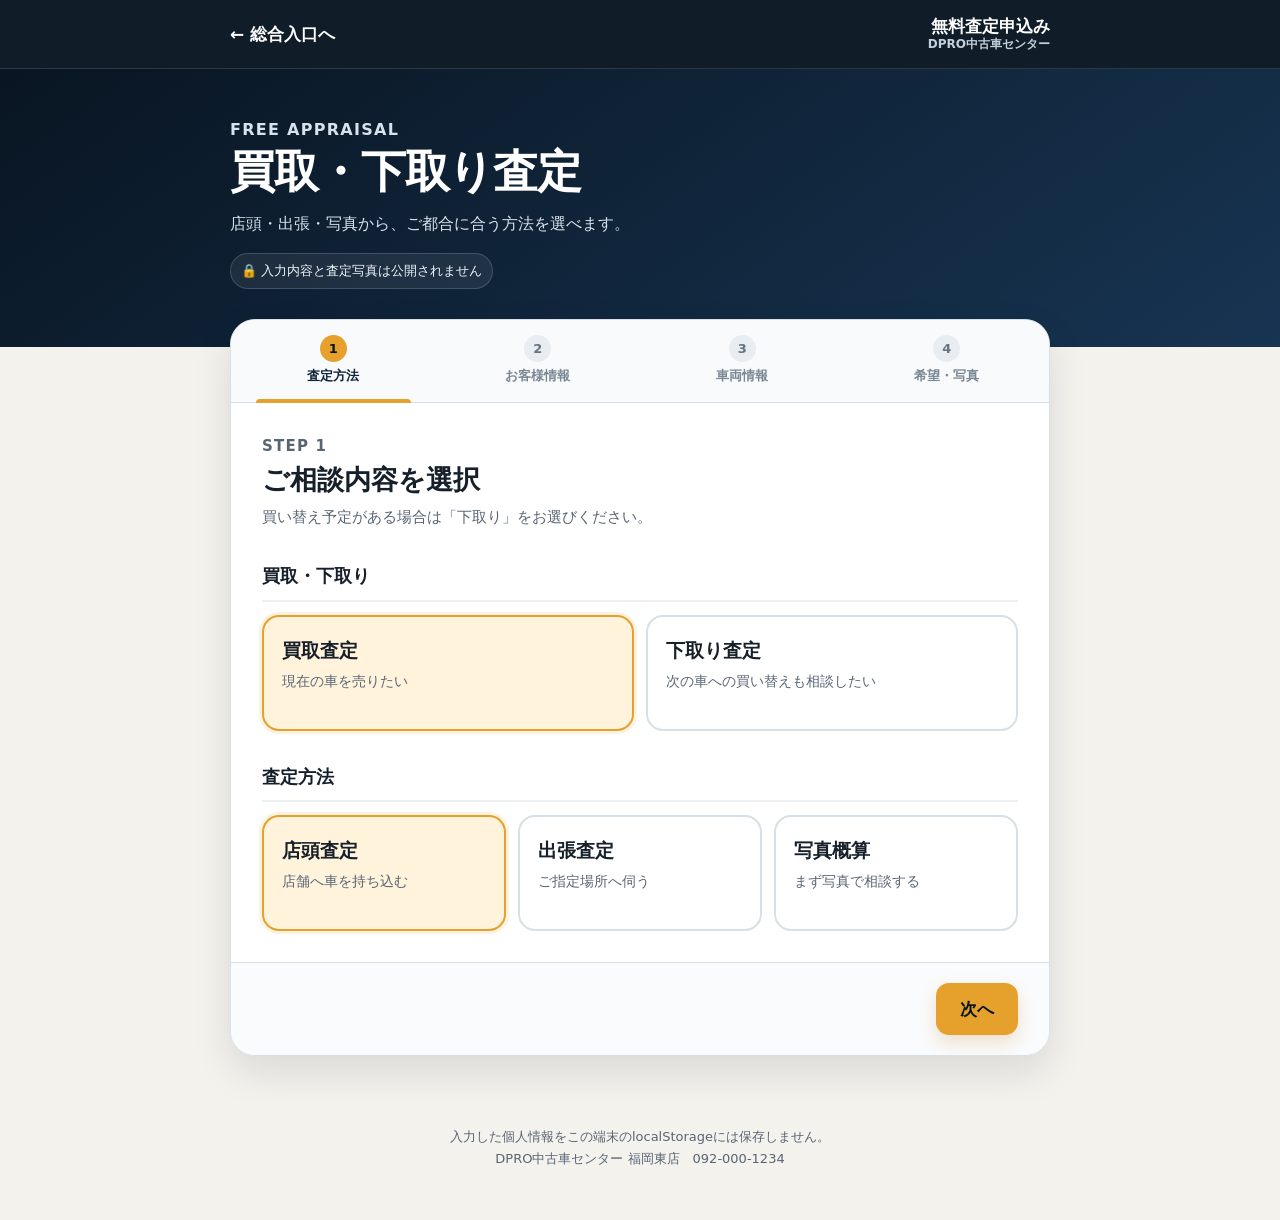
<file: sell.html>
<!doctype html>
<html lang="ja">
<head>
  <meta charset="utf-8">
  <meta name="viewport" content="width=device-width,initial-scale=1,viewport-fit=cover">
  <meta name="theme-color" content="#10243e">
  <meta name="description" content="DPRO中古車センターの買取・下取り無料査定申込み。店頭、出張、写真概算査定から選べます。">
  <title>無料査定申込み｜DPRO中古車センター</title>
  <style>
    :root {
      color-scheme: light;
      --navy-950:#091522; --navy-900:#10243e; --navy-800:#173452; --navy-700:#214766;
      --ink:#17202a; --muted:#596575; --amber:#e5a12b; --amber-dark:#aa6508; --amber-soft:#fff3dc;
      --paper:#fff; --canvas:#f4f2ed; --line:#d8e0e7; --soft:#eef2f5; --success:#157255; --success-soft:#eaf7f1;
      --danger:#b42318; --danger-soft:#fff0ee; --shadow:0 16px 38px rgba(9,21,34,.11); --radius:20px; --tap:52px;
    }
    *{box-sizing:border-box} [hidden]{display:none!important} html{scroll-behavior:smooth} body{margin:0;background:var(--canvas);color:var(--ink);font-family:system-ui,-apple-system,BlinkMacSystemFont,"Segoe UI",sans-serif;font-size:17px;line-height:1.68;-webkit-text-size-adjust:100%}
    button,input,select,textarea{font:inherit} button,a,label,input,select,textarea{-webkit-tap-highlight-color:transparent} :focus-visible{outline:4px solid rgba(229,161,43,.44);outline-offset:2px}
    .topbar{position:sticky;top:0;z-index:30;background:rgba(9,21,34,.97);color:#fff;border-bottom:1px solid rgba(255,255,255,.12);backdrop-filter:blur(12px)}
    .topbar-inner{width:min(820px,calc(100% - 28px));min-height:68px;margin:auto;display:flex;align-items:center;justify-content:space-between;gap:16px}.back-link{min-height:44px;display:inline-flex;align-items:center;gap:7px;color:#fff;text-decoration:none;font-weight:850}.brand{font-weight:900;text-align:right;line-height:1.3}.brand small{display:block;color:#c4d0dc;font-size:12px;font-weight:650}
    .hero{background:linear-gradient(145deg,var(--navy-950),var(--navy-800));color:#fff}.hero-inner{width:min(820px,calc(100% - 28px));margin:auto;padding:37px 0 58px}.eyebrow{margin:0 0 6px;color:#ffd88d;font-size:14px;font-weight:900;letter-spacing:.08em}.hero h1{margin:0;font-size:clamp(31px,7vw,45px);line-height:1.25;letter-spacing:-.03em}.hero p{margin:11px 0 0;color:#d8e2ec;font-size:16px}.safe-note{display:inline-flex;align-items:center;gap:7px;margin-top:15px;padding:6px 10px;border:1px solid rgba(255,255,255,.16);border-radius:999px;background:rgba(255,255,255,.07);font-size:13px;color:#edf4f9}
    .page{width:min(820px,calc(100% - 28px));margin:-28px auto 70px;position:relative;z-index:2}.wizard{overflow:hidden;border:1px solid var(--line);border-radius:25px;background:#fff;box-shadow:var(--shadow)}
    .progress{display:grid;grid-template-columns:repeat(4,1fr);border-bottom:1px solid var(--line);background:#f8fafb}.progress-item{position:relative;padding:15px 5px;text-align:center;color:#7b8794;font-size:13px;font-weight:800}.progress-item::after{content:"";position:absolute;bottom:-1px;left:12%;right:12%;height:4px;border-radius:9px 9px 0 0;background:transparent}.progress-item.active{color:var(--navy-900)}.progress-item.active::after{background:var(--amber)}.progress-item.done{color:var(--success)}.progress-item b{display:block;margin:auto auto 3px;width:27px;height:27px;line-height:27px;border-radius:50%;background:#e8edf1;color:#667380}.progress-item.active b{background:var(--amber);color:var(--navy-950)}.progress-item.done b{background:var(--success);color:#fff}
    form{margin:0}.step{display:none;padding:31px}.step.active{display:block}.step-head{margin-bottom:26px}.step-kicker{margin:0;color:var(--amber-dark);font-size:13px;font-weight:900;letter-spacing:.08em}.step h2{margin:3px 0 7px;font-size:27px;line-height:1.35}.step-head p{margin:0;color:var(--muted);font-size:15px}
    .choice-grid{display:grid;grid-template-columns:1fr 1fr;gap:12px}.choice-grid.three{grid-template-columns:repeat(3,1fr)}.choice{position:relative;display:block}.choice input{position:absolute;opacity:0;pointer-events:none}.choice-box{height:100%;min-height:116px;display:flex;flex-direction:column;gap:4px;padding:18px;border:2px solid var(--line);border-radius:17px;background:#fff;cursor:pointer;transition:.16s ease}.choice-box strong{font-size:19px}.choice-box span{color:var(--muted);font-size:14px;line-height:1.55}.choice input:checked+.choice-box{border-color:var(--amber);background:var(--amber-soft);box-shadow:0 0 0 3px rgba(229,161,43,.14)}.choice input:focus-visible+.choice-box{outline:4px solid rgba(229,161,43,.38);outline-offset:2px}
    .subhead{margin:31px 0 13px;padding-bottom:8px;border-bottom:2px solid #edf0f2;font-size:18px}.form-grid{display:grid;grid-template-columns:1fr 1fr;gap:17px}.field{display:flex;flex-direction:column;gap:7px}.field.full{grid-column:1/-1}.field label,.field-label{font-weight:850;font-size:15px}.required{display:inline-block;margin-left:6px;padding:1px 6px;border-radius:5px;background:#ffebe8;color:#9c241b;font-size:11px;vertical-align:2px}.optional{color:#778391;font-size:12px;font-weight:650}
    input:not([type=radio]):not([type=checkbox]),select,textarea{width:100%;min-height:var(--tap);border:2px solid #cbd4dc;border-radius:13px;background:#fff;color:var(--ink);padding:11px 13px;font-size:17px}textarea{min-height:108px;resize:vertical}input::placeholder,textarea::placeholder{color:#8b96a1}input:focus,select:focus,textarea:focus{border-color:var(--navy-700);outline:3px solid rgba(33,71,102,.12)}.help{margin:0;color:var(--muted);font-size:13px;line-height:1.55}
    .inline-options{display:flex;flex-wrap:wrap;gap:9px}.pill{position:relative}.pill input{position:absolute;opacity:0}.pill span{min-height:44px;display:inline-flex;align-items:center;justify-content:center;padding:8px 15px;border:2px solid #cbd4dc;border-radius:999px;background:#fff;font-size:15px;font-weight:800;cursor:pointer}.pill input:checked+span{border-color:var(--navy-700);background:var(--navy-900);color:#fff}.pill input:focus-visible+span{outline:4px solid rgba(229,161,43,.4)}
    .returning{display:none;margin:0 0 22px;padding:16px;border:1px solid #a9ddc9;border-radius:15px;background:var(--success-soft)}.returning.show{display:block}.returning strong{display:block;color:#0d5f46}.returning p{margin:3px 0 0;color:#376b5d;font-size:14px}.returning.loading{display:block;border-color:#ccd5dc;background:#f3f5f7}.returning.loading strong{color:var(--navy-800)}
    .existing-vehicle{display:none;margin-bottom:22px;padding:17px;border:1px solid #b9cedd;border-radius:16px;background:#eef6fb}.existing-vehicle.show{display:block}.existing-vehicle h3{margin:0 0 9px;font-size:17px}.existing-vehicle p{margin:7px 0 0;color:var(--muted);font-size:13px}
    .check-row{display:flex;gap:11px;align-items:flex-start;padding:13px 0}.check-row input{width:23px;height:23px;flex:0 0 auto;margin:2px 0 0;accent-color:var(--navy-800)}.check-row label{cursor:pointer;font-weight:750}.check-row small{display:block;color:var(--muted);font-weight:500}
    .schedule-panel{padding:18px;border:1px solid #c9d6df;border-radius:16px;background:#f5f8fa}.closed-warning{display:none;margin-top:10px;padding:10px 12px;border-radius:10px;background:var(--danger-soft);color:var(--danger);font-size:14px;font-weight:800}.closed-warning.show{display:block}
    .purchase-context{display:none;margin-bottom:19px;padding:15px;border-left:5px solid var(--amber);border-radius:10px;background:var(--amber-soft)}.purchase-context.show{display:block}.purchase-context b{display:block}.purchase-context span{font-size:14px;color:#6f5018}
    .photo-intro{margin:0 0 13px;color:var(--muted);font-size:14px}.photo-grid{display:grid;grid-template-columns:repeat(2,1fr);gap:11px}.photo-card{position:relative;min-height:105px;display:flex;flex-direction:column;justify-content:center;align-items:center;gap:5px;padding:14px;border:2px dashed #b7c2cc;border-radius:15px;background:#fafbfc;text-align:center;cursor:pointer}.photo-card.has-file{border-style:solid;border-color:var(--success);background:var(--success-soft)}.photo-card input{position:absolute;inset:0;width:100%;height:100%;opacity:0;cursor:pointer}.photo-card strong{font-size:15px}.photo-card span{color:var(--muted);font-size:12px;line-height:1.35;word-break:break-all}.photo-card.has-file span{color:var(--success);font-weight:800}
    .privacy{margin-top:24px;padding:17px;border-radius:15px;background:#f0f3f5}.privacy .check-row{padding:0}.privacy a{color:var(--navy-700);font-weight:850}
    .summary{margin-top:25px;padding:18px;border:1px solid var(--line);border-radius:16px;background:#fafbfc}.summary h3{margin:0 0 10px;font-size:18px}.summary dl{display:grid;grid-template-columns:130px 1fr;gap:8px 12px;margin:0}.summary dt{color:var(--muted);font-size:14px}.summary dd{margin:0;font-weight:750;word-break:break-word}
    .error-box{display:none;margin:0 31px 4px;padding:14px 16px;border:1px solid #efb0a9;border-radius:13px;background:var(--danger-soft);color:#8f1d14;font-weight:800}.error-box.show{display:block}.error-box:focus{outline:4px solid rgba(180,35,24,.18)}
    .actions{display:flex;justify-content:space-between;gap:12px;padding:20px 31px calc(20px + env(safe-area-inset-bottom));border-top:1px solid var(--line);background:#fafbfc}.button{min-height:var(--tap);display:inline-flex;align-items:center;justify-content:center;padding:10px 24px;border-radius:13px;font-weight:900;cursor:pointer}.button.secondary{border:1px solid #c6d0d8;background:#fff;color:var(--navy-800)}.button.primary{margin-left:auto;border:0;background:var(--amber);color:var(--navy-950);box-shadow:0 8px 18px rgba(189,119,18,.2)}.button[disabled]{cursor:not-allowed;opacity:.55}.button .spinner{display:none;width:21px;height:21px;margin-right:9px;border:3px solid rgba(9,21,34,.22);border-top-color:var(--navy-950);border-radius:50%;animation:spin .7s linear infinite}.button.loading .spinner{display:inline-block}@keyframes spin{to{transform:rotate(360deg)}}
    .success-view{display:none;padding:38px 30px 42px;text-align:center}.success-view.show{display:block}.success-icon{width:72px;height:72px;display:grid;place-items:center;margin:0 auto 15px;border-radius:50%;background:var(--success);color:#fff;font-size:38px;font-weight:900}.success-view h2{margin:0;font-size:29px}.success-view>p{color:var(--muted)}.case-number{margin:22px 0;padding:18px;border:2px solid var(--amber);border-radius:16px;background:var(--amber-soft)}.case-number small{display:block;color:#74531b}.case-number strong{display:block;font-size:25px;letter-spacing:.02em;word-break:break-all}.success-details{text-align:left;padding:18px;border-radius:16px;background:#f2f5f7}.success-details p{margin:4px 0}.success-warning{display:none;margin-top:14px;padding:13px;border-radius:12px;background:#fff4df;color:#79550d;text-align:left}.success-warning.show{display:block}.success-actions{display:grid;grid-template-columns:1fr 1fr;gap:11px;margin-top:24px}.success-actions a{min-height:var(--tap);display:flex;align-items:center;justify-content:center;border-radius:13px;text-decoration:none;font-weight:900}.success-actions .home{background:var(--navy-900);color:#fff}.success-actions .call{border:1px solid #c6d0d8;background:#fff;color:var(--navy-800)}
    .footer-note{width:min(820px,calc(100% - 28px));margin:24px auto 50px;color:var(--muted);font-size:13px;text-align:center}
    @media(max-width:650px){.hero-inner,.page,.topbar-inner,.footer-note{width:min(100% - 20px,820px)}.brand{font-size:14px}.brand small{display:none}.hero-inner{padding-top:29px}.page{margin-top:-22px}.progress-item{font-size:11px;padding-inline:1px}.step{padding:25px 18px}.step h2{font-size:25px}.choice-grid,.choice-grid.three,.form-grid{grid-template-columns:1fr}.choice-box{min-height:96px}.actions{position:sticky;bottom:0;z-index:10;padding:14px 18px calc(14px + env(safe-area-inset-bottom));box-shadow:0 -8px 24px rgba(9,21,34,.08)}.button{padding-inline:19px}.error-box{margin-inline:18px}.photo-grid{grid-template-columns:1fr 1fr}.summary dl{grid-template-columns:1fr;gap:1px}.summary dd{margin-bottom:8px}.success-actions{grid-template-columns:1fr}}
    @media(max-width:390px){.photo-grid{grid-template-columns:1fr}.progress-item span{display:none}}
    @media(prefers-reduced-motion:reduce){*,*::before,*::after{scroll-behavior:auto!important;animation-duration:.01ms!important;transition-duration:.01ms!important}}
  </style>
</head>
<body>
  <header class="topbar"><div class="topbar-inner"><a class="back-link" id="backLink" href="index.html">← 総合入口へ</a><div class="brand">無料査定申込み<small>DPRO中古車センター</small></div></div></header>
  <section class="hero"><div class="hero-inner"><p class="eyebrow">FREE APPRAISAL</p><h1>買取・下取り査定</h1><p>店頭・出張・写真から、ご都合に合う方法を選べます。</p><span class="safe-note">🔒 入力内容と査定写真は公開されません</span></div></section>

  <main class="page">
    <div class="wizard" id="wizard">
      <div class="progress" aria-label="入力の進み具合">
        <div class="progress-item active" data-progress="1"><b>1</b><span>査定方法</span></div><div class="progress-item" data-progress="2"><b>2</b><span>お客様情報</span></div><div class="progress-item" data-progress="3"><b>3</b><span>車両情報</span></div><div class="progress-item" data-progress="4"><b>4</b><span>希望・写真</span></div>
      </div>

      <form id="appraisalForm" novalidate>
        <section class="step active" data-step="1">
          <div class="step-head"><p class="step-kicker">STEP 1</p><h2>ご相談内容を選択</h2><p>買い替え予定がある場合は「下取り」をお選びください。</p></div>
          <h3 class="subhead">買取・下取り</h3>
          <div class="choice-grid">
            <label class="choice"><input type="radio" name="case_type" value="purchase" required checked><span class="choice-box"><strong>買取査定</strong><span>現在の車を売りたい</span></span></label>
            <label class="choice"><input type="radio" name="case_type" value="trade_in" required><span class="choice-box"><strong>下取り査定</strong><span>次の車への買い替えも相談したい</span></span></label>
          </div>
          <h3 class="subhead">査定方法</h3>
          <div class="choice-grid three">
            <label class="choice"><input type="radio" name="appraisal_method" value="store" required checked><span class="choice-box"><strong>店頭査定</strong><span>店舗へ車を持ち込む</span></span></label>
            <label class="choice"><input type="radio" name="appraisal_method" value="visit" required><span class="choice-box"><strong>出張査定</strong><span>ご指定場所へ伺う</span></span></label>
            <label class="choice"><input type="radio" name="appraisal_method" value="photo" required><span class="choice-box"><strong>写真概算</strong><span>まず写真で相談する</span></span></label>
          </div>
        </section>

        <section class="step" data-step="2">
          <div class="step-head"><p class="step-kicker">STEP 2</p><h2>お客様情報</h2><p>2回目以降は、LINE連携済みの情報を自動で表示します。</p></div>
          <div class="returning" id="returningBanner"><strong id="returningTitle">既存のお客様情報を確認しています</strong><p id="returningText">LINE連携情報を安全に取得しています。</p></div>
          <div class="form-grid">
            <div class="field"><label for="customerName">お名前<span class="required">必須</span></label><input id="customerName" name="customer_name" type="text" maxlength="60" autocomplete="name" placeholder="例：鈴木 太郎" required></div>
            <div class="field"><label for="customerKana">フリガナ <span class="optional">任意</span></label><input id="customerKana" name="customer_name_kana" type="text" maxlength="80" placeholder="例：スズキ タロウ"></div>
            <div class="field"><label for="phone">電話番号<span class="required">必須</span></label><input id="phone" name="phone" type="tel" maxlength="40" inputmode="tel" autocomplete="tel" placeholder="例：090-1234-5678" required><p class="help">ハイフンあり・なし、全角、+81形式でも同じ番号として扱います。</p></div>
            <div class="field"><label for="email">メールアドレス <span class="optional">任意</span></label><input id="email" name="email" type="email" maxlength="160" inputmode="email" autocomplete="email" placeholder="例：car@example.com"></div>
            <div class="field full"><span class="field-label">希望する連絡方法</span><div class="inline-options">
              <label class="pill"><input type="radio" name="preferred_contact" value="line" checked><span>LINE</span></label><label class="pill"><input type="radio" name="preferred_contact" value="phone"><span>電話</span></label><label class="pill"><input type="radio" name="preferred_contact" value="email"><span>メール</span></label>
            </div></div>
          </div>
        </section>

        <section class="step" data-step="3">
          <div class="step-head"><p class="step-kicker">STEP 3</p><h2>査定するお車</h2><p>分かる範囲で入力してください。ナンバーと車台番号は任意です。</p></div>
          <div class="existing-vehicle" id="existingVehiclePanel"><h3>登録済みのお車から選ぶ</h3><select id="existingVehicle"><option value="">新しい車を入力する</option></select><p>選択すると、登録済みの内容が自動入力されます。</p></div>
          <div class="form-grid">
            <div class="field"><label for="manufacturer">メーカー<span class="required">必須</span></label><input id="manufacturer" name="manufacturer" type="text" maxlength="60" list="manufacturerList" placeholder="例：トヨタ" required><datalist id="manufacturerList"><option value="トヨタ"><option value="ホンダ"><option value="日産"><option value="ダイハツ"><option value="スズキ"><option value="マツダ"><option value="スバル"><option value="三菱"><option value="レクサス"><option value="輸入車"></datalist></div>
            <div class="field"><label for="carName">車名<span class="required">必須</span></label><input id="carName" name="car_name" type="text" maxlength="80" placeholder="例：プリウス" required></div>
            <div class="field"><label for="grade">グレード <span class="optional">任意</span></label><input id="grade" name="grade" type="text" maxlength="80" placeholder="例：S ツーリング"></div>
            <div class="field"><label for="modelCode">型式 <span class="optional">任意</span></label><input id="modelCode" name="model_code" type="text" maxlength="40" placeholder="例：ZVW51"></div>
            <div class="field"><label for="modelYear">年式 <span class="optional">任意</span></label><input id="modelYear" name="model_year" type="number" inputmode="numeric" min="1950" max="2100" placeholder="例：2019"></div>
            <div class="field"><label for="registrationMonth">初度登録月 <span class="optional">任意</span></label><select id="registrationMonth" name="first_registration_month"><option value="">選択してください</option></select></div>
            <div class="field"><label for="mileage">走行距離（km） <span class="optional">任意</span></label><input id="mileage" name="mileage_km" type="number" inputmode="numeric" min="0" max="3000000" step="100" placeholder="例：68500"></div>
            <div class="field"><label for="color">色 <span class="optional">任意</span></label><input id="color" name="color" type="text" maxlength="60" placeholder="例：ホワイトパール"></div>
            <div class="field"><label for="inspectionExpiry">車検期限 <span class="optional">任意</span></label><input id="inspectionExpiry" name="inspection_expiry" type="date"></div>
            <div class="field"><label for="registrationNumber">ナンバー <span class="optional">任意</span></label><input id="registrationNumber" name="registration_number" type="text" maxlength="60" placeholder="例：福岡 330 あ 12-34"></div>
            <div class="field full"><label for="chassisNumber">車台番号 <span class="optional">任意</span></label><input id="chassisNumber" name="chassis_number" type="text" maxlength="80" placeholder="例：ZVW51-6123456"><p class="help">車検証に記載されています。分からない場合は空欄で構いません。</p></div>
            <div class="field full"><span class="field-label">修復歴</span><div class="inline-options"><label class="pill"><input type="radio" name="repair_history" value="none"><span>なし</span></label><label class="pill"><input type="radio" name="repair_history" value="yes"><span>あり</span></label><label class="pill"><input type="radio" name="repair_history" value="unknown" checked><span>分からない</span></label></div></div>
            <div class="field full"><div class="check-row"><input id="loanBalance" name="loan_balance" type="checkbox"><label for="loanBalance">ローン残債がある、または残っている可能性がある<small>残債があっても査定できます。手続き方法をご案内します。</small></label></div></div>
            <div class="field"><label for="ownershipName">所有者名義 <span class="optional">任意</span></label><input id="ownershipName" name="ownership_name" type="text" maxlength="80" placeholder="例：本人、ローン会社"></div>
            <div class="field"><label for="vehicleNote">車両について <span class="optional">任意</span></label><input id="vehicleNote" name="vehicle_note" type="text" maxlength="300" placeholder="例：傷あり、禁煙車"></div>
          </div>
        </section>

        <section class="step" data-step="4">
          <div class="step-head"><p class="step-kicker">STEP 4</p><h2>希望日時・写真</h2><p>写真は任意です。登録すると、より具体的な相談ができます。</p></div>
          <div class="purchase-context" id="purchaseContext"><b>購入と下取りをまとめて相談</b><span id="desiredVehicleText"></span></div>
          <div class="schedule-panel" id="schedulePanel">
            <h3 class="subhead" style="margin-top:0">査定希望日時</h3>
            <div class="form-grid">
              <div class="field"><label for="appointmentDate">希望日<span class="required">必須</span></label><input id="appointmentDate" type="date"></div>
              <div class="field"><label for="appointmentTime">希望時間<span class="required">必須</span></label><select id="appointmentTime"><option value="">選択してください</option></select></div>
              <div class="field full" id="visitAddressField" hidden><label for="visitAddress">出張査定先の住所<span class="required">必須</span></label><textarea id="visitAddress" maxlength="240" autocomplete="street-address" placeholder="郵便番号、住所、建物名、駐車場所など"></textarea></div>
            </div>
            <p class="help">営業時間 9:00〜18:00／30分単位／水曜定休／60日先まで</p><div class="closed-warning" id="closedWarning">水曜日は定休日です。別の日を選択してください。</div>
          </div>

          <h3 class="subhead">売却希望・ご要望</h3>
          <div class="form-grid">
            <div class="field"><label for="desiredSaleDate">売却希望日 <span class="optional">任意</span></label><input id="desiredSaleDate" name="desired_sale_date" type="date"></div>
            <div class="field"><label for="expectedPrice">希望金額（円） <span class="optional">任意</span></label><input id="expectedPrice" name="customer_expected_price" type="number" inputmode="numeric" min="0" max="1000000000" step="10000" placeholder="例：1500000"></div>
            <div class="field full"><label for="publicNote">ご要望・連絡しやすい時間 <span class="optional">任意</span></label><textarea id="publicNote" name="public_note" maxlength="500" placeholder="例：平日17時以降は電話可能です。傷の部分を重点的に見てほしいです。"></textarea></div>
          </div>

          <h3 class="subhead">査定写真 <span class="optional">任意・最大8枚</span></h3>
          <p class="photo-intro">1枚5MBまで。JPEG・PNG・WebP・HEICに対応しています。車検証写真も非公開で保存します。</p>
          <div class="photo-grid" id="photoGrid">
            <label class="photo-card"><input type="file" accept="image/jpeg,image/png,image/webp,image/heic,image/heif" data-category="front"><strong>車の前</strong><span>撮影・選択</span></label>
            <label class="photo-card"><input type="file" accept="image/jpeg,image/png,image/webp,image/heic,image/heif" data-category="rear"><strong>車の後ろ</strong><span>撮影・選択</span></label>
            <label class="photo-card"><input type="file" accept="image/jpeg,image/png,image/webp,image/heic,image/heif" data-category="left"><strong>左側面</strong><span>撮影・選択</span></label>
            <label class="photo-card"><input type="file" accept="image/jpeg,image/png,image/webp,image/heic,image/heif" data-category="right"><strong>右側面</strong><span>撮影・選択</span></label>
            <label class="photo-card"><input type="file" accept="image/jpeg,image/png,image/webp,image/heic,image/heif" data-category="interior"><strong>車内</strong><span>撮影・選択</span></label>
            <label class="photo-card"><input type="file" accept="image/jpeg,image/png,image/webp,image/heic,image/heif" data-category="odometer"><strong>メーター</strong><span>撮影・選択</span></label>
            <label class="photo-card"><input type="file" accept="image/jpeg,image/png,image/webp,image/heic,image/heif" data-category="vehicle_registration"><strong>車検証</strong><span>撮影・選択</span></label>
            <label class="photo-card"><input type="file" accept="image/jpeg,image/png,image/webp,image/heic,image/heif" data-category="damage"><strong>傷・へこみ</strong><span>撮影・選択</span></label>
          </div>

          <div class="privacy"><div class="check-row"><input id="privacyConsent" type="checkbox" required><label for="privacyConsent">個人情報と写真の取扱いに同意します<span class="required">必須</span><small>入力内容は査定、連絡、店舗業務のために使用し、査定写真を公開在庫へ自動掲載しません。</small></label></div></div>
          <div class="summary" id="summary"><h3>申込み内容</h3><dl id="summaryList"></dl></div>
        </section>

        <div class="error-box" id="errorBox" role="alert" tabindex="-1"></div>
        <div class="actions"><button class="button secondary" id="backButton" type="button" hidden>戻る</button><button class="button primary" id="nextButton" type="button">次へ</button><button class="button primary" id="submitButton" type="submit" hidden><span class="spinner" aria-hidden="true"></span><span class="button-label">無料査定を申し込む</span></button></div>
      </form>

      <section class="success-view" id="successView" aria-live="polite">
        <div class="success-icon">✓</div><h2>お申込みを受け付けました</h2><p>担当者が内容を確認し、ご希望の方法でご連絡します。</p>
        <div class="case-number"><small>査定受付番号</small><strong id="caseNumber">―</strong></div>
        <div class="success-details" id="successDetails"></div><div class="success-warning" id="successWarning"></div>
        <div class="success-actions"><a class="home" id="successHome" href="index.html">総合入口へ戻る</a><a class="call" href="tel:0920001234">電話で確認する</a></div>
      </section>
    </div>
  </main>
  <p class="footer-note">入力した個人情報をこの端末のlocalStorageには保存しません。<br>DPRO中古車センター 福岡東店　092-000-1234</p>

  <script src="config.js"></script>
  <script>
    (() => {
      "use strict";
      const config = window.DPRO_CAR_CONFIG;
      const params = new URLSearchParams(location.search);
      const demo = params.get("demo") === "1";
      const lineUserId = params.get("line_user_id") || (demo ? config.defaultLineUserId : "");
      const desiredVehicle = (params.get("desired_vehicle") || "").slice(0, 160);
      let currentStep = 1;
      let returningVehicles = [];
      let submitting = false;

      const form = document.getElementById("appraisalForm");
      const errorBox = document.getElementById("errorBox");
      const backButton = document.getElementById("backButton");
      const nextButton = document.getElementById("nextButton");
      const submitButton = document.getElementById("submitButton");
      const appointmentDate = document.getElementById("appointmentDate");
      const appointmentTime = document.getElementById("appointmentTime");
      const schedulePanel = document.getElementById("schedulePanel");
      const visitAddressField = document.getElementById("visitAddressField");
      const visitAddress = document.getElementById("visitAddress");
      const closedWarning = document.getElementById("closedWarning");

      const homeParams = new URLSearchParams(); if (demo) homeParams.set("demo","1"); if (lineUserId) homeParams.set("line_user_id",lineUserId);
      const homeUrl = `index.html${homeParams.size ? `?${homeParams}` : ""}`;
      document.getElementById("backLink").href = homeUrl; document.getElementById("successHome").href = homeUrl;

      for (let month=1; month<=12; month+=1) document.getElementById("registrationMonth").add(new Option(`${month}月`, String(month)));
      for (let hour=9; hour<18; hour+=1) for (const minute of [0,30]) { const value=`${String(hour).padStart(2,"0")}:${String(minute).padStart(2,"0")}`; appointmentTime.add(new Option(value,value)); }
      const today = jstDate(new Date()); const maxDate = jstDate(new Date(Date.now()+config.reservationDaysAhead*86400000)); appointmentDate.min=today; appointmentDate.max=maxDate; document.getElementById("desiredSaleDate").min=today;

      if (params.get("case_type") === "trade_in") form.elements.case_type.value = "trade_in";
      if (desiredVehicle) { document.getElementById("purchaseContext").classList.add("show"); document.getElementById("desiredVehicleText").textContent = desiredVehicle; }

      document.querySelectorAll('input[name="appraisal_method"]').forEach(input => input.addEventListener("change", updateMethodFields));
      appointmentDate.addEventListener("change", checkClosedDay);
      nextButton.addEventListener("click", () => { if (validateStep(currentStep)) showStep(currentStep+1); });
      backButton.addEventListener("click", () => showStep(currentStep-1));
      form.addEventListener("submit", submitAppraisal);
      document.querySelectorAll('.photo-card input[type="file"]').forEach(input => input.addEventListener("change", handlePhotoSelection));
      document.getElementById("existingVehicle").addEventListener("change", selectExistingVehicle);
      document.querySelectorAll("input,select,textarea").forEach(input => input.addEventListener("input", clearError));

      function jstDate(date) { const shifted=new Date(date.getTime()+9*3600000); return shifted.toISOString().slice(0,10); }
      function selected(name) { return form.elements[name]?.value || ""; }
      function setValue(id,value) { const field=document.getElementById(id); if(field) field.value=value ?? ""; }
      function formatMoney(value) { return value ? `${new Intl.NumberFormat("ja-JP").format(Number(value))}円` : "未入力"; }
      function methodLabel(value) { return {store:"店頭査定",visit:"出張査定",photo:"写真概算査定"}[value] || value; }
      function caseLabel(value) { return value === "trade_in" ? "下取り査定" : "買取査定"; }

      function showStep(step) {
        currentStep=Math.min(4,Math.max(1,step));
        document.querySelectorAll(".step").forEach(node => node.classList.toggle("active",Number(node.dataset.step)===currentStep));
        document.querySelectorAll(".progress-item").forEach(node => { const number=Number(node.dataset.progress); node.classList.toggle("active",number===currentStep); node.classList.toggle("done",number<currentStep); node.querySelector("b").textContent=number<currentStep?"✓":String(number); });
        backButton.hidden=currentStep===1; nextButton.hidden=currentStep===4; submitButton.hidden=currentStep!==4;
        if(currentStep===4){ updateMethodFields(); renderSummary(); }
        clearError(); document.getElementById("wizard").scrollIntoView({behavior:"smooth",block:"start"});
      }

      function validateStep(step) {
        clearError();
        const section=document.querySelector(`.step[data-step="${step}"]`);
        const fields=[...section.querySelectorAll("input,select,textarea")].filter(field=>!field.disabled&&!field.closest("[hidden]"));
        for(const field of fields){ if(!field.checkValidity()){ field.reportValidity(); field.focus(); return false; } }
        if(step===2 && selected("preferred_contact")==="email" && !document.getElementById("email").value.trim()){ showError("メール連絡を希望する場合は、メールアドレスを入力してください。"); document.getElementById("email").focus(); return false; }
        if(step===4){
          const method=selected("appraisal_method");
          if(method!=="photo" && (!appointmentDate.value||!appointmentTime.value)){ showError("査定希望日と希望時間を選択してください。"); return false; }
          if(method!=="photo" && checkClosedDay()){ showError("水曜日は定休日です。別の日を選択してください。"); return false; }
          if(method==="visit" && !visitAddress.value.trim()){ showError("出張査定先の住所を入力してください。"); visitAddress.focus(); return false; }
          if(!document.getElementById("privacyConsent").checked){ showError("個人情報と写真の取扱いへの同意が必要です。"); document.getElementById("privacyConsent").focus(); return false; }
        }
        return true;
      }

      function updateMethodFields() {
        const method=selected("appraisal_method");
        schedulePanel.hidden=method==="photo"; visitAddressField.hidden=method!=="visit";
        appointmentDate.required=method!=="photo"; appointmentTime.required=method!=="photo"; visitAddress.required=method==="visit";
      }
      function checkClosedDay(){ const date=appointmentDate.value?new Date(`${appointmentDate.value}T00:00:00+09:00`):null; const isWednesday=date?new Date(date.getTime()+9*3600000).getUTCDay()===3:false; closedWarning.classList.toggle("show",isWednesday); return isWednesday; }

      function showError(message){ errorBox.textContent=message; errorBox.classList.add("show"); errorBox.focus(); }
      function clearError(){ errorBox.classList.remove("show"); errorBox.textContent=""; }

      function handlePhotoSelection(event){
        const input=event.currentTarget; const card=input.closest(".photo-card"); const label=card.querySelector("span"); const file=input.files[0];
        card.classList.remove("has-file"); label.textContent="撮影・選択";
        if(!file) return;
        if(file.size>config.maxPhotoSizeBytes){ input.value=""; showError(`${card.querySelector("strong").textContent}の写真は5MB以下にしてください。`); return; }
        const allowed=["image/jpeg","image/png","image/webp","image/heic","image/heif"];
        if(file.type&&!allowed.includes(file.type.toLowerCase())){ input.value=""; showError("JPEG・PNG・WebP・HEICの写真を選択してください。"); return; }
        card.classList.add("has-file"); label.textContent=`${file.name}（${(file.size/1024/1024).toFixed(1)}MB）`;
      }

      function renderSummary(){
        const list=document.getElementById("summaryList"); list.replaceChildren();
        const appointment=selected("appraisal_method")==="photo"?"写真送信後に店舗から連絡":`${appointmentDate.value||"未選択"} ${appointmentTime.value||""}`;
        [["申込み",caseLabel(selected("case_type"))],["査定方法",methodLabel(selected("appraisal_method"))],["お名前",document.getElementById("customerName").value||"未入力"],["お車",`${document.getElementById("manufacturer").value} ${document.getElementById("carName").value}`.trim()||"未入力"],["希望日時",appointment],["希望金額",formatMoney(document.getElementById("expectedPrice").value)],["写真",`${[...document.querySelectorAll('.photo-card input[type="file"]')].filter(i=>i.files[0]).length}枚`]].forEach(([term,value])=>{const dt=document.createElement("dt");dt.textContent=term;const dd=document.createElement("dd");dd.textContent=value;list.append(dt,dd);});
      }

      async function loadReturningCustomer(){
        if(!demo||!lineUserId) return;
        const banner=document.getElementById("returningBanner"); banner.className="returning loading";
        try{
          const query=new URLSearchParams({demo:"1",line_user_id:lineUserId}); const response=await fetch(`${config.apiBase}/api/public/returning-customer?${query}`,{headers:{Accept:"application/json"}}); const data=await response.json();
          if(!response.ok||!data.ok) throw new Error(data?.error?.message||"既存情報を取得できませんでした。");
          if(!data.found){ banner.className="returning"; return; }
          setValue("customerName",data.customer.customer_name);setValue("customerKana",data.customer.customer_name_kana);setValue("phone",data.customer.phone);setValue("email",data.customer.email);form.elements.preferred_contact.value=data.customer.preferred_contact||"line";
          document.getElementById("returningTitle").textContent=`${data.customer.customer_name}様の登録情報を取得しました`;document.getElementById("returningText").textContent=`顧客番号 ${data.customer.customer_code}／変更がある項目は上書きできます。`;banner.className="returning show";
          returningVehicles=Array.isArray(data.vehicles)?data.vehicles:[]; if(returningVehicles.length){const select=document.getElementById("existingVehicle");returningVehicles.forEach((vehicle,index)=>select.add(new Option(`${vehicle.manufacturer} ${vehicle.car_name} ${vehicle.grade||""}`.trim(),String(index))));document.getElementById("existingVehiclePanel").classList.add("show");}
        }catch(error){document.getElementById("returningTitle").textContent="既存情報を自動取得できませんでした";document.getElementById("returningText").textContent="初回と同じように入力しても、電話番号を正規化して店舗側で重複を確認します。";banner.className="returning show";}
      }

      function selectExistingVehicle(event){const index=event.currentTarget.value;if(index==="")return;const v=returningVehicles[Number(index)];if(!v)return;setValue("manufacturer",v.manufacturer);setValue("carName",v.car_name);setValue("grade",v.grade);setValue("modelCode",v.model_code);setValue("modelYear",v.model_year);setValue("registrationMonth",v.first_registration_month);setValue("color",v.color);setValue("mileage",v.mileage_km);setValue("inspectionExpiry",v.inspection_expiry);setValue("registrationNumber",v.registration_number);form.elements.repair_history.value=v.repair_history||"unknown";document.getElementById("loanBalance").checked=Boolean(v.loan_balance);setValue("ownershipName",v.ownership_name);}

      function payloadFromForm(){
        const method=selected("appraisal_method"); let appointmentStartAt=null;
        if(method!=="photo"&&appointmentDate.value&&appointmentTime.value) appointmentStartAt=new Date(`${appointmentDate.value}T${appointmentTime.value}:00+09:00`).toISOString();
        const value=id=>document.getElementById(id).value.trim()||null; const integer=id=>document.getElementById(id).value===""?null:Number(document.getElementById(id).value);
        return {line_user_id:lineUserId||null,customer_name:value("customerName"),customer_name_kana:value("customerKana"),phone:value("phone"),email:value("email"),preferred_contact:selected("preferred_contact"),case_type:selected("case_type"),appraisal_method:method,manufacturer:value("manufacturer"),car_name:value("carName"),grade:value("grade"),model_code:value("modelCode"),model_year:integer("modelYear"),first_registration_month:document.getElementById("registrationMonth").value?Number(document.getElementById("registrationMonth").value):null,color:value("color"),mileage_km:integer("mileage"),inspection_expiry:value("inspectionExpiry"),registration_number:value("registrationNumber"),chassis_number:value("chassisNumber"),repair_history:selected("repair_history"),loan_balance:document.getElementById("loanBalance").checked,ownership_name:value("ownershipName"),vehicle_note:value("vehicleNote"),desired_sale_date:value("desiredSaleDate"),customer_expected_price:integer("expectedPrice"),appointment_start_at:appointmentStartAt,visit_address:method==="visit"?value("visitAddress"):null,public_note:value("publicNote"),desired_vehicle:desiredVehicle||null,privacy_consent:document.getElementById("privacyConsent").checked};
      }

      async function submitAppraisal(event){
        event.preventDefault(); if(submitting||!validateStep(4))return; submitting=true;submitButton.disabled=true;submitButton.classList.add("loading");submitButton.querySelector(".button-label").textContent="送信しています";
        try{
          const response=await fetch(`${config.apiBase}/api/public/appraisals`,{method:"POST",headers:{"Content-Type":"application/json",Accept:"application/json"},body:JSON.stringify(payloadFromForm())}); const data=await response.json();
          if(!response.ok||!data.ok)throw new Error(data?.error?.message||"査定申込みを登録できませんでした。");
          const photoInputs=[...document.querySelectorAll('.photo-card input[type="file"]')].filter(input=>input.files[0]); let uploaded=0; const photoErrors=[];
          for(const input of photoInputs){try{submitButton.querySelector(".button-label").textContent=`写真を送信中 ${uploaded+1}/${photoInputs.length}`;const body=new FormData();body.append("file",input.files[0]);body.append("category",input.dataset.category);const photoResponse=await fetch(`${config.apiBase}/api/public/appraisals/${encodeURIComponent(data.appraisal.case_number)}/photos`,{method:"POST",headers:{Authorization:`Bearer ${data.photo_upload.token}`,Accept:"application/json"},body});const photoData=await photoResponse.json();if(!photoResponse.ok||!photoData.ok)throw new Error(photoData?.error?.message||"写真を保存できませんでした。");uploaded+=1;}catch(photoError){photoErrors.push(photoError.message);}}
          showSuccess(data,uploaded,photoInputs.length,photoErrors);
        }catch(error){showError(error.message);submitting=false;submitButton.disabled=false;submitButton.classList.remove("loading");submitButton.querySelector(".button-label").textContent="無料査定を申し込む";}
      }

      function showSuccess(data,uploaded,total,photoErrors){
        form.hidden=true;document.querySelector(".progress").hidden=true;const view=document.getElementById("successView");view.classList.add("show");document.getElementById("caseNumber").textContent=data.appraisal.case_number;
        const details=document.getElementById("successDetails");details.replaceChildren();const rows=[["査定方法",methodLabel(data.appraisal.appraisal_method)],["受付状況",data.appraisal.status==="appointment_set"?"日時受付済み":"内容確認待ち"]];if(data.reservation)rows.push(["希望日時",new Intl.DateTimeFormat("ja-JP",{timeZone:"Asia/Tokyo",dateStyle:"long",timeStyle:"short"}).format(new Date(data.reservation.start_at))]);rows.push(["写真",total?`${uploaded}/${total}枚を保存` : "写真なし"]);rows.forEach(([label,value])=>{const p=document.createElement("p");const b=document.createElement("b");b.textContent=`${label}：`;p.append(b,document.createTextNode(value));details.append(p);});
        const warning=document.getElementById("successWarning");if(photoErrors.length){warning.textContent=`査定申込みは完了しましたが、${photoErrors.length}枚の写真を保存できませんでした。担当者からの連絡時に再送できます。`;warning.classList.add("show");}
        view.scrollIntoView({behavior:"smooth",block:"start"});
      }

      updateMethodFields(); loadReturningCustomer();
    })();
  </script>
</body>
</html>
</file>
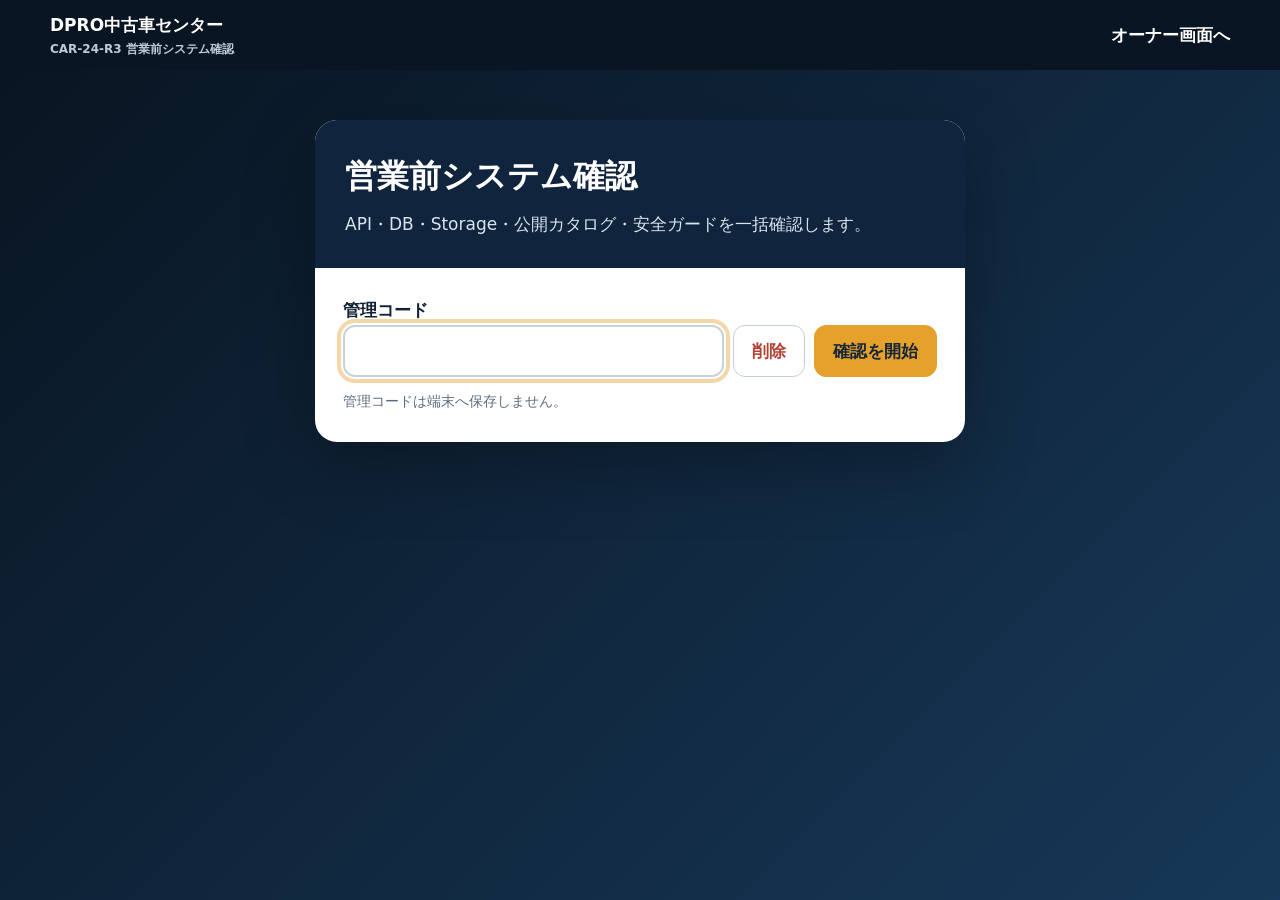
<file: system-check.html>
<!doctype html>
<html lang="ja">
<head>
  <meta charset="utf-8">
  <meta name="viewport" content="width=device-width,initial-scale=1,viewport-fit=cover">
  <meta name="theme-color" content="#10243e">
  <meta name="description" content="DPRO中古車買取・販売LINEの営業前システムチェック。">
  <title>システム確認 CAR-24-R3｜DPRO中古車センター</title>
  <style>
    :root{--navy:#10243e;--navy2:#173858;--ink:#122033;--muted:#5d6c7d;--amber:#e5a12b;--amber2:#fff1d2;--canvas:#f4f2ed;--paper:#fff;--soft:#eef2f5;--line:#d5dee5;--green:#117b61;--green2:#e5f5ef;--red:#b44235;--red2:#fff0ed;--shadow:0 14px 34px rgba(9,21,34,.10);--tap:52px}
    *{box-sizing:border-box}[hidden]{display:none!important}body{margin:0;background:var(--canvas);color:var(--ink);font-family:system-ui,-apple-system,BlinkMacSystemFont,"Segoe UI",sans-serif;font-size:17px;line-height:1.68}button,input,a{font:inherit}:focus-visible{outline:4px solid rgba(229,161,43,.42);outline-offset:2px}
    .topbar{background:#091522;color:#fff}.topbar-inner{width:min(1180px,calc(100% - 32px));min-height:70px;margin:auto;display:flex;align-items:center;justify-content:space-between;gap:14px}.topbar a{color:#fff;text-decoration:none;font-weight:850}.brand{font-weight:900}.brand small{display:block;color:#becbd7;font-size:12px}
    .gate-wrap{min-height:calc(100vh - 70px);padding:50px 16px;background:linear-gradient(135deg,#091522,var(--navy2));display:grid;place-items:start center}.gate{width:min(650px,100%);overflow:hidden;border-radius:22px;background:#fff;box-shadow:0 24px 70px rgba(0,0,0,.28)}.gate-head{padding:30px;background:var(--navy);color:#fff}.gate-head h1{margin:0;font-size:32px}.gate-head p{margin:6px 0 0;color:#d9e4ed}.gate-body{padding:28px}.code-row{display:grid;grid-template-columns:1fr auto auto;gap:9px}.code-row input{min-height:var(--tap);padding:10px 13px;border:2px solid #c8d2da;border-radius:12px}.button{min-height:var(--tap);padding:9px 18px;border:1px solid #c4cfd8;border-radius:12px;background:#fff;color:var(--navy);font-weight:900;cursor:pointer}.button.primary{border-color:var(--amber);background:var(--amber);color:#14263a}.button.danger{color:var(--red)}.note{margin:13px 0 0;color:var(--muted);font-size:14px}.error{margin-top:14px;padding:12px;border-radius:11px;background:var(--red2);color:#8f1d14;font-weight:800}
    .page{width:min(1180px,calc(100% - 32px));margin:28px auto 70px}.head{display:flex;align-items:flex-start;justify-content:space-between;gap:14px}.head h1{margin:0;font-size:36px}.head p{margin:5px 0 0;color:var(--muted)}.actions{display:flex;gap:8px;flex-wrap:wrap}.summary{margin-top:20px;padding:22px;border:1px solid var(--line);border-radius:18px;background:#fff;box-shadow:var(--shadow);display:flex;align-items:center;justify-content:space-between;gap:20px}.summary.pass{border-color:#91cdb9;background:var(--green2)}.score strong{display:block;font-size:36px}.score span{color:var(--muted)}.checks{margin-top:18px;display:grid;grid-template-columns:repeat(3,1fr);gap:11px}.check{padding:15px;border:1px solid var(--line);border-radius:14px;background:#fff;display:flex;align-items:center;gap:10px}.check.pass{border-color:#a8d7c7;background:#f2fbf7}.check.fail{border-color:#e0aaa4;background:#fff5f3}.icon{width:34px;height:34px;display:grid;place-items:center;border-radius:50%;background:var(--soft);font-weight:900}.pass .icon{background:var(--green);color:#fff}.fail .icon{background:var(--red);color:#fff}.check strong{display:block;font-size:15px}.check span{display:block;color:var(--muted);font-size:12px}.counts{margin-top:18px;display:grid;grid-template-columns:repeat(4,1fr);gap:10px}.count{padding:15px;border-radius:14px;background:#fff;border:1px solid var(--line)}.count span{display:block;color:var(--muted);font-size:13px}.count strong{display:block;font-size:25px}.links{margin-top:18px;padding:20px;border-radius:18px;background:var(--navy);color:#fff}.links h2{margin:0 0 10px}.link-grid{display:grid;grid-template-columns:repeat(3,1fr);gap:8px}.page-link{min-height:48px;padding:8px 12px;display:flex;align-items:center;justify-content:center;border-radius:10px;background:rgba(255,255,255,.1);color:#fff;text-decoration:none;font-weight:850;text-align:center}.prepare-result{margin-top:12px;padding:12px;border-radius:11px;background:var(--amber2);color:#76520f}
    @media(max-width:900px){.checks{grid-template-columns:1fr 1fr}.counts{grid-template-columns:1fr 1fr}.link-grid{grid-template-columns:1fr 1fr}}@media(max-width:620px){body{font-size:17px}.code-row{grid-template-columns:1fr}.topbar-inner,.page{width:min(100% - 20px,1180px)}.head,.summary{flex-direction:column;align-items:stretch}.checks,.counts,.link-grid{grid-template-columns:1fr}}
  </style>
</head>
<body>
  <header class="topbar"><div class="topbar-inner"><div class="brand">DPRO中古車センター<small>CAR-24-R3 営業前システム確認</small></div><a id="ownerLink" href="owner.html">オーナー画面へ</a></div></header>
  <main class="gate-wrap" id="loginPanel"><section class="gate"><div class="gate-head"><h1>営業前システム確認</h1><p>API・DB・Storage・公開カタログ・安全ガードを一括確認します。</p></div><div class="gate-body"><form id="loginForm"><label for="adminCode"><strong>管理コード</strong></label><div class="code-row"><input id="adminCode" type="password" inputmode="numeric" autocomplete="off" maxlength="32"><button class="button danger" id="clearAdminCode" type="button">削除</button><button class="button primary" type="submit">確認を開始</button></div><p class="note">管理コードは端末へ保存しません。</p><div class="error" id="loginError" hidden></div></form></div></section></main>
  <main class="page" id="app" hidden>
    <header class="head"><div><h1>システム確認</h1><p>CAR-24 総合完成検査・本番導入前仕上げ・リリース判定</p></div><div class="actions"><button class="button" id="runCheck" type="button">再確認</button><button class="button" id="prepareDemo" type="button">デモ準備</button><button class="button danger" id="logout" type="button">管理コードを消去・終了</button></div></header>
    <section class="summary" id="summary"><div><h2 id="resultTitle">確認中</h2><p id="resultText"></p></div><div class="score" id="score"><strong>0/0</strong><span>確認項目</span></div></section>
    <section class="checks" id="checkGrid"></section>
    <section class="counts" id="countGrid"></section>
    <section class="links"><h2>画面確認</h2><div class="link-grid" id="pageLinks"></div><div class="prepare-result" id="prepareResult" hidden></div></section>
  </main>
  <div class="prepare-result" id="toast" hidden></div>
  <script src="config.js"></script>
  <script>
  (()=>{"use strict";
    const config=window.DPRO_CAR_CONFIG||{},params=new URLSearchParams(location.search),demo=params.get("demo")==="1",code=document.getElementById("adminCode");
    const labels={api_health:"APIヘルス",database:"Supabaseデータベース",private_photo_bucket:"非公開査定写真Storage",listing_photo_bucket:"公開在庫写真Storage",phone_normalization:"電話番号正規化",registration_normalization:"登録番号正規化",thirty_minute_slots:"30分単位の予約枠",public_inventory:"公開在庫API",public_inventory_pagination:"公開在庫ページ分割",public_inventory_facets:"公開在庫絞り込み候補",public_inventory_server_sort:"公開在庫サーバー並び替え",returning_customer_demo:"既存顧客デモ",owner_pc_api:"PC管理API",owner_ipad_api:"iPad管理API",owner_ipad_private_photo_guard:"非公開写真情報ガード",owner_inventory_content:"在庫内容編集API",owner_listing_photo_management:"公開掲載写真管理",owner_store_settings:"店舗設定API",owner_customer_360:"顧客・複数車両360度API",owner_customer_duplicate_guard:"重複顧客候補ガード",car14_lifecycle_schema:"CAR-14安全DB",owner_appraisal_lifecycle:"査定・買取・在庫ライフサイクル",appraisal_purchase_idempotency:"買取契約二重作成防止",purchase_inventory_idempotency:"在庫二重作成防止",owner_inventory_publish_readiness:"公開前確認",owner_inventory_public_preview:"管理者用公開前プレビュー",car16_sales_journey_schema:"CAR-16安全DB",owner_sales_journey:"商談・試乗・購入検討360度API",owner_sales_lead_update:"商談内容更新API",sales_lead_next_action_task:"次回対応タスク連携",sales_contract_idempotency:"販売契約二重作成防止",sales_lost_reason_guard:"失注理由必須ガード",car17_delivery_lifecycle_schema:"CAR-17安全DB",owner_sale_contract_delivery_360:"販売契約・納車360度API",owner_sale_contract_update:"入金・登録・納車準備更新API",owner_delivery_task_sync:"納車タスク自動同期",owner_delivery_completion_guard:"納車完了安全ガード",owner_delivery_followup_autocreate:"納車後フォロー自動作成",car18_aftercare_lifecycle_schema:"CAR-18安全DB",owner_aftercare_overview:"納車後管理一覧API",owner_aftercare_360:"愛車サポート360度API",owner_aftercare_plan_sync:"点検・車検予定同期",owner_service_record:"点検・整備履歴API",aftercare_followup_idempotency:"フォロー予定二重作成防止",aftercare_task_idempotency:"納車後タスク二重作成防止",member_aftercare_schedule:"マイページ愛車サポート",car19_management_dashboard_schema:"CAR-19安全DB",owner_management_dashboard:"経営ダッシュボードAPI",owner_management_targets:"経営目標設定API",management_inventory_aging:"在庫回転・長期在庫",management_inventory_price_guard:"販売価格未設定車の粗利除外",management_conversion_metrics:"成約率集計",management_gross_profit_internal_guard:"粗利・原価の非公開ガード",car20_communication_lifecycle_schema:"CAR-20安全DB",owner_communication_overview:"連絡管理一覧API",owner_communication_draft:"連絡文章作成API",communication_template_management:"連絡テンプレート管理",communication_duplicate_guard:"同一案内二重作成防止",communication_manual_send_guard:"手動送信確認ガード",member_communication_history:"マイページご案内履歴",communication_internal_recipient_guard:"連絡先内部情報ガード",car21_payment_cashflow_schema:"CAR-21安全DB",owner_payment_overview:"入出金一覧API",owner_payment_create:"入出金登録API",payment_completion_idempotency:"入出金完了二重記録防止",payment_cancellation_guard:"完了履歴の中止禁止",payment_member_visibility_guard:"会員向け入金情報ガード",car22_financial_documents_schema:"CAR-22安全DB",owner_financial_document_overview:"帳票一覧API",financial_document_issue_snapshot_lock:"発行内容固定",financial_document_reissue_history:"再発行履歴",financial_document_void_reason_guard:"無効理由必須",member_financial_documents:"マイページ発行帳票",financial_document_browser_print:"印刷・PDF保存",car23_data_migration_schema:"CAR-23安全DB",owner_data_migration_overview:"CSV移行一覧API",data_migration_csv_parser:"CSV引用符解析",data_migration_duplicate_guard:"重複判定",data_migration_preview_before_commit:"事前検査必須",data_migration_export:"CSV書出し",car24_production_readiness_schema:"CAR-24安全DB",owner_release_readiness:"本番準備API",release_automatic_quality_gate:"自動総合検査",release_manual_signoff:"手動確認",release_blocker_guard:"阻害事項ガード",release_demo_guard:"デモ本番化防止",release_report_export:"検査レポート",admin_guard:"管理者認証ガード",production_guard:"本番安全ガード"};
    const countLabels={staff:"スタッフ",customers:"顧客",customer_vehicles:"顧客車両",appraisals:"査定",inventory:"在庫",sales_leads:"商談",reservations:"予約",aftercare_profiles:"愛車サポート",service_records:"整備履歴",management_targets:"経営目標",message_templates:"連絡テンプレート",communication_logs:"連絡履歴",payment_transactions:"入出金履歴",financial_documents:"発行帳票",financial_document_events:"帳票履歴",data_import_jobs:"CSV取込履歴",data_import_rows:"CSV検査行",release_readiness:"本番準備判定",open_tasks:"未完了タスク"};
    const byId=id=>document.getElementById(id),clear=node=>{while(node.firstChild)node.firstChild.remove()},el=(tag,cls,text)=>{const n=document.createElement(tag);if(cls)n.className=cls;if(text!==undefined)n.textContent=text;return n};
    async function api(path,options={}){const response=await fetch(`${config.apiBase}${path}`,{...options,headers:{Accept:"application/json","Content-Type":"application/json","X-Admin-Key":code.value,...options.headers},cache:"no-store"});let data={};try{data=await response.json()}catch{}if(!response.ok||!data.ok){const message=data?.error?.message||data?.message||"確認に失敗しました。",errorCode=data?.error?.code?`（${data.error.code}）`:"";throw new Error(`${message}${errorCode}`)}return data}
    function busy(value){byId("runCheck").disabled=value;byId("prepareDemo").disabled=value}
    function render(data){const passed=data.result?.passed||0,total=data.result?.total||0,all=data.result?.all_passed===true;byId("resultTitle").textContent=all?"すべて正常です":"確認が必要な項目があります";byId("resultText").textContent=`最終確認 ${new Date(data.checked_at).toLocaleString("ja-JP")}／${data.company.company_name}`;byId("summary").classList.toggle("pass",all);byId("score").innerHTML=`<strong>${passed}/${total}</strong><span>確認項目</span>`;const grid=byId("checkGrid");clear(grid);Object.entries(data.checks||{}).forEach(([key,ok])=>{const card=el("article",`check ${ok?"pass":"fail"}`),icon=el("span","icon",ok?"✓":"!"),copy=el("div");copy.append(el("strong","",labels[key]||key),el("span","",ok?"正常":"要確認"));card.append(icon,copy);grid.append(card)});const counts=byId("countGrid");clear(counts);Object.entries(countLabels).forEach(([key,label])=>{const card=el("article","count");card.append(el("span","",label),el("strong","",`${data.counts?.[key]??0}件`));counts.append(card)})}
    function links(){const root=byId("pageLinks");clear(root);[["総合入口","index.html"],["買取査定","sell.html"],["在庫カタログ","inventory.html"],["車両詳細","vehicle.html"],["マイページ","member.html"],["オーナーPC","owner.html"],["iPad管理","owner-ipad.html"]].forEach(([label,path])=>{const a=el("a","page-link",label);a.href=`${path}${demo?"?demo=1":""}`;a.target="_blank";a.rel="noopener";root.append(a)})}
    async function run(){busy(true);try{const data=await api("/api/admin/system-check");render(data);return data}finally{busy(false)}}
    async function login(){byId("loginError").hidden=true;try{await run();byId("loginPanel").hidden=true;byId("app").hidden=false;links()}catch(error){byId("loginError").textContent=error.message;byId("loginError").hidden=false;code.focus()}}
    function logout(){code.value="";byId("app").hidden=true;byId("loginPanel").hidden=false;byId("prepareResult").hidden=true;code.focus()}
    byId("clearAdminCode").addEventListener("click",()=>{code.value="";byId("loginError").hidden=true;code.focus()});byId("loginForm").addEventListener("submit",e=>{e.preventDefault();login()});byId("runCheck").addEventListener("click",()=>run());byId("logout").addEventListener("click",logout);byId("prepareDemo").addEventListener("click",async()=>{if(!confirm("既存デモデータを確認し、営業デモの準備状態を判定しますか？"))return;busy(true);try{const data=await api("/api/admin/demo-prepare",{method:"POST",body:"{}"});byId("prepareResult").textContent=`${data.message} データの重複追加はありません。`;byId("prepareResult").hidden=false;await run()}catch(error){alert(error.message)}finally{busy(false)}});byId("ownerLink").href=`owner.html${demo?"?demo=1":""}`;if(demo){code.value="1234";setTimeout(login,120)}else code.focus();
  })();
  </script>
</body>
</html>
</file>
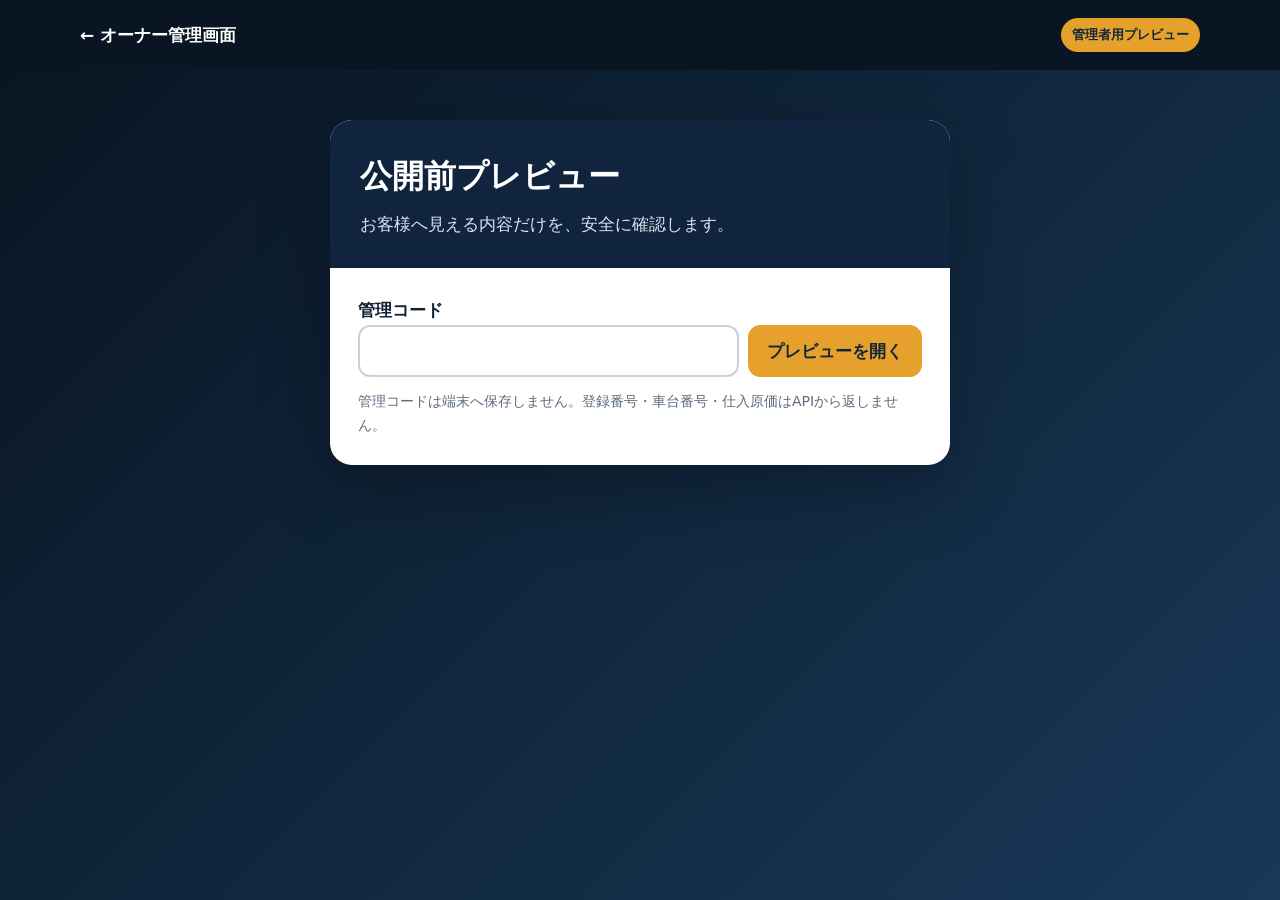
<file: vehicle-preview.html>
<!doctype html>
<html lang="ja">
<head>
  <meta charset="utf-8">
  <meta name="viewport" content="width=device-width,initial-scale=1,viewport-fit=cover">
  <meta name="theme-color" content="#10243e">
  <meta name="description" content="DPRO中古車センターの管理者用公開前プレビュー。">
  <title>公開前プレビュー｜DPRO中古車センター</title>
  <style>
    :root{--navy:#10243e;--navy2:#173858;--ink:#122033;--muted:#5d6c7d;--amber:#e5a12b;--amber2:#fff1d2;--canvas:#f4f2ed;--paper:#fff;--soft:#eef2f5;--line:#d5dee5;--green:#117b61;--green2:#e5f5ef;--red:#b44235;--red2:#fff0ed;--shadow:0 14px 34px rgba(9,21,34,.10);--tap:52px}
    *{box-sizing:border-box}[hidden]{display:none!important}body{margin:0;background:var(--canvas);color:var(--ink);font-family:system-ui,-apple-system,BlinkMacSystemFont,"Segoe UI",sans-serif;font-size:17px;line-height:1.68}button,input,a{font:inherit}:focus-visible{outline:4px solid rgba(229,161,43,.42);outline-offset:2px}
    .topbar{background:#091522;color:#fff}.topbar-inner{width:min(1120px,calc(100% - 32px));min-height:70px;margin:auto;display:flex;align-items:center;justify-content:space-between;gap:16px}.topbar a{color:#fff;text-decoration:none;font-weight:900}.preview-badge{padding:6px 11px;border-radius:999px;background:var(--amber);color:#14263a;font-size:13px;font-weight:900}
    .gate-wrap{min-height:calc(100vh - 70px);padding:50px 16px;background:linear-gradient(135deg,#091522,var(--navy2));display:grid;place-items:start center}.gate{width:min(620px,100%);overflow:hidden;border-radius:22px;background:#fff;box-shadow:0 24px 70px rgba(0,0,0,.28)}.gate-head{padding:30px;background:var(--navy);color:#fff}.gate-head h1{margin:0;font-size:32px}.gate-head p{margin:6px 0 0;color:#d9e4ed}.gate-body{padding:28px}.code-row{display:grid;grid-template-columns:1fr auto;gap:9px}.code-row input{min-height:var(--tap);padding:10px 13px;border:2px solid #c8d2da;border-radius:12px}.button{min-height:var(--tap);padding:9px 18px;border:1px solid #c4cfd8;border-radius:12px;background:#fff;color:var(--navy);font-weight:900;cursor:pointer}.button.primary{border-color:var(--amber);background:var(--amber);color:#14263a}.note{margin:13px 0 0;color:var(--muted);font-size:14px}.error{margin-top:14px;padding:12px;border-radius:11px;background:var(--red2);color:#8f1d14;font-weight:800}
    .page{width:min(1120px,calc(100% - 32px));margin:28px auto 70px}.readiness{margin-bottom:18px;padding:18px 20px;border:1px solid var(--line);border-radius:17px;background:#fff;box-shadow:var(--shadow)}.readiness.ready{border-color:#97d0bd;background:var(--green2)}.readiness h2{margin:0;font-size:22px}.readiness p{margin:5px 0 0}.missing{display:flex;flex-wrap:wrap;gap:7px;margin-top:10px}.missing span{padding:4px 9px;border-radius:999px;background:#fff4df;color:#76520f;font-size:13px;font-weight:800}
    .panel{overflow:hidden;display:grid;grid-template-columns:1.08fr .92fr;border:1px solid var(--line);border-radius:24px;background:#fff;box-shadow:var(--shadow)}.gallery{padding:22px;background:linear-gradient(145deg,#eef4f7,#e9e6df)}.main{height:390px;display:grid;place-items:center;overflow:hidden;border-radius:18px;background:#e7edf1;color:#466078}.main img{width:100%;height:100%;object-fit:cover}.main svg{width:72%;max-width:380px}.thumbs{display:flex;gap:8px;margin-top:12px;overflow-x:auto}.thumb{width:82px;height:61px;flex:0 0 auto;padding:0;border:3px solid transparent;border-radius:10px;overflow:hidden;background:#dce4e9;cursor:pointer}.thumb.active{border-color:var(--amber)}.thumb img{width:100%;height:100%;object-fit:cover}.body{padding:28px}.status{display:flex;justify-content:space-between;gap:10px}.status span:first-child{padding:5px 10px;border-radius:999px;background:var(--navy);color:#fff;font-size:12px;font-weight:900}.status span:last-child{color:var(--muted);font-size:13px}.body h2{margin:12px 0 7px;font-size:31px}.description{color:var(--muted);white-space:pre-wrap}.price{margin:22px 0;padding:18px;border-radius:15px;background:var(--amber2)}.price small{display:block}.price strong{display:block;font-size:32px;color:var(--navy)}.specs{display:grid;grid-template-columns:1fr 1fr;gap:10px}.spec{padding:10px 12px;border-radius:10px;background:var(--soft)}.spec small{display:block;color:var(--muted)}.features{display:flex;flex-wrap:wrap;gap:7px;margin-top:17px}.features span{padding:5px 9px;border-radius:7px;background:#edf2f5;font-size:13px}.safe{margin-top:18px;padding:18px;border-radius:17px;background:var(--navy);color:#fff}.safe p{margin:5px 0 0;color:#cfdae4}
    @media(max-width:820px){.panel{grid-template-columns:1fr}.main{height:290px}}@media(max-width:620px){body{font-size:17px}.topbar-inner,.page{width:min(100% - 20px,1120px)}.body{padding:21px 17px}.body h2{font-size:25px}}
  </style>
</head>
<body>
  <header class="topbar"><div class="topbar-inner"><a id="ownerLink" href="owner.html">← オーナー管理画面</a><span class="preview-badge">管理者用プレビュー</span></div></header>
  <main class="gate-wrap" id="gate"><section class="gate"><div class="gate-head"><h1>公開前プレビュー</h1><p>お客様へ見える内容だけを、安全に確認します。</p></div><div class="gate-body"><form id="loginForm"><label for="adminCode"><strong>管理コード</strong></label><div class="code-row"><input id="adminCode" type="password" inputmode="numeric" autocomplete="off" maxlength="32"><button class="button primary" type="submit">プレビューを開く</button></div><p class="note">管理コードは端末へ保存しません。登録番号・車台番号・仕入原価はAPIから返しません。</p><div class="error" id="error" hidden></div></form></div></section></main>
  <main class="page" id="page" hidden>
    <section class="readiness" id="readiness"><h2 id="readinessTitle"></h2><p id="readinessText"></p><div class="missing" id="missing"></div></section>
    <section class="panel"><div class="gallery"><div class="main" id="mainPhoto"></div><div class="thumbs" id="thumbs"></div></div><div class="body"><div class="status"><span id="statusLabel">公開前</span><span id="inventoryCode"></span></div><h2 id="title"></h2><p class="description" id="description"></p><div class="price"><small>支払総額</small><strong id="totalPrice"></strong><div id="breakdown"></div></div><div class="specs" id="specs"></div><div class="features" id="features"></div></div></section>
    <section class="safe"><h2>プレビューの安全設計</h2><p>この画面は管理者認証後だけ表示し、個人情報・登録番号・車台番号・仕入原価・査定写真を含みません。</p></section>
  </main>
  <script src="config.js"></script>
  <script>
  (()=>{"use strict";
    const config=window.DPRO_CAR_CONFIG||{},params=new URLSearchParams(location.search),id=params.get("id")||"",demo=params.get("demo")==="1",byId=x=>document.getElementById(x),money=v=>new Intl.NumberFormat("ja-JP").format(Number(v||0));
    byId("ownerLink").href=`owner.html${demo?"?demo=1":""}`;if(demo)byId("adminCode").value="1234";
    const carSvg=()=>'<svg viewBox="0 0 560 270" fill="none" aria-hidden="true"><path d="M89 184c8-29 24-52 47-67l62-40c18-12 39-18 61-18h70c32 0 61 14 81 39l42 51 48 16c15 5 25 19 25 35v11H44v-5c0-12 8-22 19-25l26-7Z" fill="currentColor"/><circle cx="150" cy="208" r="39" fill="#131B25"/><circle cx="422" cy="208" r="39" fill="#131B25"/></svg>';
    function text(id,value){byId(id).textContent=value??""}function spec(label,value){const n=document.createElement("div");n.className="spec";const s=document.createElement("small");s.textContent=label;const b=document.createElement("b");b.textContent=value||"―";n.append(s,b);return n}
    function gallery(vehicle){const main=byId("mainPhoto"),thumbs=byId("thumbs"),photos=vehicle.photos||[];main.replaceChildren();thumbs.replaceChildren();if(!photos.length){main.innerHTML=carSvg();return}const show=(photo,button)=>{main.replaceChildren();const img=document.createElement("img");img.src=photo.url;img.alt=photo.alt_text||`${vehicle.manufacturer} ${vehicle.car_name}`;main.append(img);thumbs.querySelectorAll(".thumb").forEach(x=>x.classList.remove("active"));button.classList.add("active")};photos.forEach((photo,index)=>{const b=document.createElement("button");b.type="button";b.className=`thumb${index===0?" active":""}`;const img=document.createElement("img");img.src=photo.url;img.alt=photo.alt_text||`車両写真${index+1}`;b.append(img);b.addEventListener("click",()=>show(photo,b));thumbs.append(b)});show(photos[0],thumbs.firstElementChild)}
    function render(data){const v=data.vehicle,r=data.publish_readiness||{};byId("gate").hidden=true;byId("page").hidden=false;byId("readiness").classList.toggle("ready",r.ready===true);text("readinessTitle",r.ready?"公開準備が整っています":"公開前に確認が必要です");text("readinessText",r.ready?"この内容で公開できます。":"不足項目を入力・更新してから公開してください。");const m=byId("missing");m.replaceChildren();(r.missing||[]).forEach(value=>{const s=document.createElement("span");s.textContent=value;m.append(s)});text("statusLabel",r.ready?"公開可能":"公開前プレビュー");text("inventoryCode",v.inventory_code);text("title",v.public_title||`${v.manufacturer} ${v.car_name} ${v.grade||""}`.trim());text("description",v.public_description||"公開説明が未入力です。");text("totalPrice",`${money(v.total_price)}円`);text("breakdown",`車両価格 ${money(v.vehicle_price)}円／諸費用 ${money(v.extra_cost)}円`);const specs=byId("specs");specs.replaceChildren(spec("年式",v.model_year?`${v.model_year}年`:"―"),spec("走行距離",`${money(v.mileage_km)}km`),spec("ボディタイプ",v.body_type),spec("燃料",v.fuel_type),spec("駆動方式",v.drive_type),spec("車検期限",v.inspection_expiry||"店舗確認"),spec("修復歴",v.repair_history==="none"?"なし":v.repair_history==="yes"?"あり":"店舗確認"),spec("カラー",v.color));const f=byId("features");f.replaceChildren();(v.feature_tags||[]).forEach(value=>{const s=document.createElement("span");s.textContent=value;f.append(s)});gallery(v)}
    async function load(){if(!/^[0-9a-f-]{36}$/i.test(id))throw new Error("在庫IDが正しくありません。");const key=byId("adminCode").value.trim();if(!key)throw new Error("管理コードを入力してください。");const response=await fetch(`${config.apiBase}/api/admin/inventory/${encodeURIComponent(id)}/public-preview`,{headers:{Accept:"application/json","X-Admin-Key":key},cache:"no-store"}),data=await response.json();if(!response.ok||!data.ok)throw new Error(data?.error?.message||"プレビューを取得できませんでした。");render(data)}
    byId("loginForm").addEventListener("submit",async e=>{e.preventDefault();byId("error").hidden=true;try{await load()}catch(error){text("error",error.message);byId("error").hidden=false}});
    if(demo)setTimeout(()=>byId("loginForm").requestSubmit(),120);
  })();
  </script>
</body>
</html>
</file>
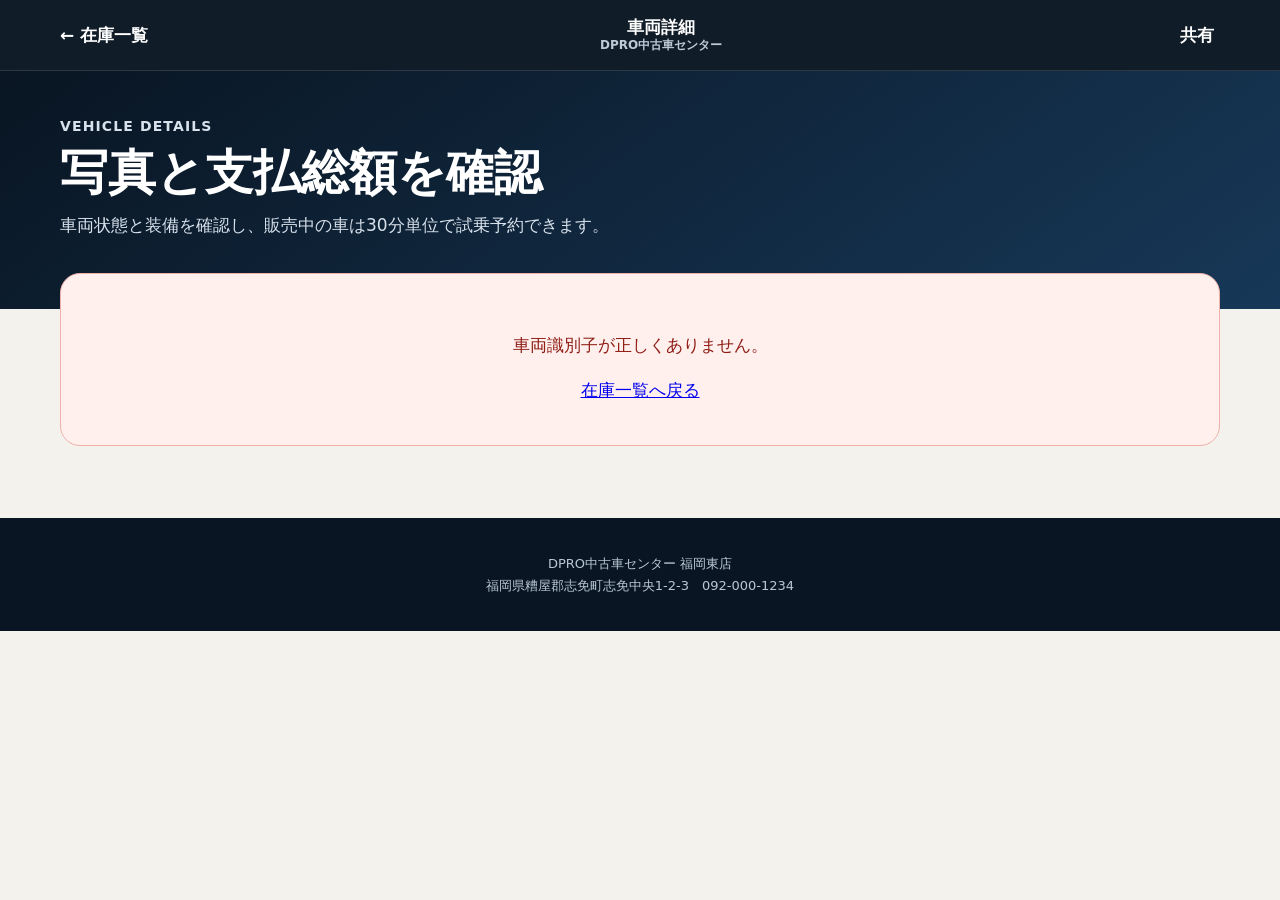
<file: vehicle.html>
<!doctype html>
<html lang="ja">
<head>
  <meta charset="utf-8">
  <meta name="viewport" content="width=device-width,initial-scale=1,viewport-fit=cover">
  <meta name="theme-color" content="#10243e">
  <meta name="description" id="metaDescription" content="DPRO中古車センターの車両詳細。支払総額、写真、装備、車両状態を確認し、30分単位で試乗予約できます。">
  <title>車両詳細・試乗予約｜DPRO中古車センター</title>
  <style>
    :root{color-scheme:light;--navy:#10243e;--navy2:#173858;--ink:#122033;--muted:#5d6c7d;--amber:#e5a12b;--amber2:#fff1d2;--canvas:#f4f2ed;--paper:#fff;--soft:#eef2f5;--line:#d5dee5;--green:#117b61;--green2:#e5f5ef;--red:#b44235;--red2:#fff0ed;--shadow:0 14px 34px rgba(9,21,34,.10);--tap:52px}
    *{box-sizing:border-box}[hidden]{display:none!important}html{scroll-behavior:smooth}body{margin:0;background:var(--canvas);color:var(--ink);font-family:system-ui,-apple-system,BlinkMacSystemFont,"Segoe UI",sans-serif;font-size:17px;line-height:1.68;-webkit-text-size-adjust:100%}button,input,select,textarea,a{font:inherit}:focus-visible{outline:4px solid rgba(229,161,43,.42);outline-offset:2px}
    .topbar{position:sticky;top:0;z-index:40;background:rgba(9,21,34,.97);color:#fff;border-bottom:1px solid rgba(255,255,255,.12);backdrop-filter:blur(10px)}.topbar-inner{width:min(1160px,calc(100% - 32px));min-height:70px;margin:auto;display:flex;align-items:center;justify-content:space-between;gap:16px}.back-link,.share-top{min-height:44px;display:inline-flex;align-items:center;border:0;background:transparent;color:#fff;text-decoration:none;font-weight:850;cursor:pointer}.brand{font-weight:900;text-align:center;line-height:1.3}.brand small{display:block;color:#becbd7;font-size:12px}
    .hero{background:linear-gradient(145deg,#091522,var(--navy2));color:#fff}.hero-inner{width:min(1160px,calc(100% - 32px));margin:auto;padding:34px 0 69px}.eyebrow{margin:0;color:#ffd589;font-size:14px;font-weight:900;letter-spacing:.08em}.hero h1{margin:4px 0 0;font-size:clamp(31px,6vw,48px);line-height:1.22}.hero p{margin:10px 0 0;color:#d8e2ec}
    .page{width:min(1160px,calc(100% - 32px));margin:-36px auto 72px;position:relative}.panel{border:1px solid var(--line);border-radius:24px;background:#fff;box-shadow:var(--shadow)}.vehicle-panel{overflow:hidden;display:grid;grid-template-columns:1.08fr .92fr}.gallery{min-width:0;padding:22px;background:linear-gradient(145deg,#eef4f7,#e9e6df)}.main-photo{position:relative;height:390px;display:grid;place-items:center;overflow:hidden;border-radius:18px;background:#e7edf1;color:#466078}.main-photo img{width:100%;height:100%;object-fit:cover}.main-photo svg{width:72%;max-width:390px}.gallery-nav{position:absolute;inset-inline:12px;top:50%;display:flex;justify-content:space-between;pointer-events:none}.gallery-nav button{width:48px;height:48px;border:0;border-radius:50%;background:rgba(9,21,34,.78);color:#fff;font-size:24px;cursor:pointer;pointer-events:auto}.photo-index{position:absolute;right:13px;bottom:13px;padding:4px 10px;border-radius:999px;background:rgba(9,21,34,.8);color:#fff;font-size:12px;font-weight:850}.thumbs{display:flex;gap:8px;margin-top:12px;overflow-x:auto}.thumb{width:82px;height:61px;flex:0 0 auto;padding:0;border:3px solid transparent;border-radius:10px;overflow:hidden;background:#dce4e9;cursor:pointer}.thumb.active{border-color:var(--amber)}.thumb img{width:100%;height:100%;object-fit:cover}
    .vehicle-body{display:flex;flex-direction:column;padding:28px}.status-row{display:flex;align-items:center;justify-content:space-between;gap:9px}.badge{padding:5px 10px;border-radius:999px;background:var(--navy);color:#fff;font-size:12px;font-weight:900}.badge.reserved{background:#a45d00}.inventory-code{color:var(--muted);font-size:13px}.vehicle-body h2{margin:12px 0 7px;font-size:31px;line-height:1.35}.description{margin:0;color:var(--muted);white-space:pre-wrap}.price-box{margin:22px 0;padding:18px;border-radius:15px;background:var(--amber2)}.price-box span{display:block;color:#76541d;font-size:13px;font-weight:800}.price-box strong{display:block;color:var(--navy);font-size:32px}.breakdown{display:flex;gap:16px;flex-wrap:wrap;color:#685b49;font-size:13px}.spec-grid{display:grid;grid-template-columns:1fr 1fr;gap:10px;margin:0 0 18px}.spec{padding:10px 12px;border-radius:10px;background:#f2f5f7}.spec small{display:block;color:var(--muted)}.spec b{display:block}.feature-list{display:flex;flex-wrap:wrap;gap:7px;margin-bottom:22px}.feature-list span{padding:5px 9px;border-radius:7px;background:#edf2f5;color:#40505f;font-size:13px}.cta{margin-top:auto;display:grid;grid-template-columns:1fr 1fr;gap:10px}.cta button,.cta a{min-height:var(--tap);display:flex;align-items:center;justify-content:center;border-radius:12px;text-align:center;text-decoration:none;font-weight:900;cursor:pointer}.primary{border:0;background:var(--amber);color:#14263a}.secondary{border:1px solid #c7d2db;background:#fff;color:var(--navy2)}.reserved-note{margin-top:auto;padding:14px;border-radius:12px;background:#fff4df;color:#76520f;font-weight:800}
    .info-panels{display:grid;grid-template-columns:1fr 1fr;gap:18px;margin-top:22px}.info-panel{padding:22px 24px;border:1px solid var(--line);border-radius:18px;background:#fff}.info-panel h3{margin:0;font-size:21px}.info-panel p{margin:6px 0 0;color:var(--muted)}.privacy-panel{background:var(--navy);color:#fff}.privacy-panel p{color:#cfdae4}.privacy-list{display:grid;gap:7px;margin-top:12px}.privacy-list div{padding:8px 10px;border-radius:9px;background:rgba(255,255,255,.08);font-size:13px}.privacy-list b{color:#ffd589;margin-right:6px}.share-result{margin-top:8px;color:var(--green);font-weight:800}
    .booking-panel{margin-top:34px;overflow:hidden}.booking-head{padding:27px 30px;background:linear-gradient(135deg,var(--navy),var(--navy2));color:#fff}.booking-head .eyebrow{color:#ffd589}.booking-head h2{margin:4px 0;font-size:30px}.booking-head p{margin:0;color:#d6e0e9}.booking-body{padding:30px}.section-title{margin:30px 0 13px;padding-bottom:8px;border-bottom:2px solid #edf0f2;font-size:19px}.section-title:first-child{margin-top:0}.form-grid{display:grid;grid-template-columns:1fr 1fr;gap:17px}.field{display:flex;flex-direction:column;gap:7px}.field.full{grid-column:1/-1}.field label,.field-label{font-weight:850;font-size:15px}.required{display:inline-block;margin-left:6px;padding:1px 6px;border-radius:5px;background:#ffebe8;color:#9c241b;font-size:11px}.optional{color:#778391;font-size:12px;font-weight:650}.field input,.field select,.field textarea{width:100%;min-height:var(--tap);padding:11px 13px;border:2px solid #cbd4dc;border-radius:12px;background:#fff;color:var(--ink)}.field textarea{min-height:105px;resize:vertical}.help{margin:0;color:var(--muted);font-size:13px}.store-info{padding:15px;border-radius:13px;background:#eef4f7;color:#40505f;font-size:14px}.slots{display:grid;grid-template-columns:repeat(6,1fr);gap:8px;margin-top:13px}.slot{position:relative}.slot input{position:absolute;opacity:0}.slot span{min-height:46px;display:flex;align-items:center;justify-content:center;border:2px solid #cbd4dc;border-radius:10px;background:#fff;font-weight:850;cursor:pointer}.slot input:checked+span{border-color:var(--navy2);background:var(--navy);color:#fff}.slot input:disabled+span{background:#f0f2f3;color:#9aa3aa;cursor:not-allowed;text-decoration:line-through}.slot-message{margin-top:10px;color:var(--muted);font-size:14px}.returning{display:none;margin-bottom:18px;padding:14px;border:1px solid #a9ddc9;border-radius:13px;background:var(--green2)}.returning.show{display:block}.inline-options{display:flex;flex-wrap:wrap;gap:8px}.pill{position:relative}.pill input{position:absolute;opacity:0}.pill span{min-height:44px;display:flex;align-items:center;padding:7px 14px;border:2px solid #cbd4dc;border-radius:999px;font-weight:800;cursor:pointer}.pill input:checked+span{border-color:var(--navy2);background:var(--navy);color:#fff}.check-row{display:flex;gap:10px;align-items:flex-start;padding:13px 0}.check-row input{width:23px;height:23px;flex:0 0 auto;margin-top:2px;accent-color:var(--navy2)}.check-row small{display:block;color:var(--muted);font-weight:500}.consent{margin-top:22px;padding:15px;border-radius:13px;background:#f0f3f5}.error-box{display:none;margin:0 0 16px;padding:13px 15px;border:1px solid #efb0a9;border-radius:12px;background:var(--red2);color:#8f1d14;font-weight:800}.error-box.show{display:block}.submit-row{display:flex;justify-content:flex-end;gap:10px;margin-top:22px}.submit-row button{min-height:var(--tap);padding:10px 25px;border-radius:12px;font-weight:900;cursor:pointer}.submit-row button:disabled{opacity:.55}.success-view{padding:40px 28px;text-align:center}.success-icon{width:70px;height:70px;display:grid;place-items:center;margin:auto;border-radius:50%;background:var(--green);color:#fff;font-size:36px}.success-view h2{margin:14px 0 4px}.numbers{display:grid;grid-template-columns:1fr 1fr;gap:10px;margin:22px auto;max-width:680px}.number{padding:15px;border:1px solid #f0a31c;border-radius:13px;background:var(--amber2)}.number small{display:block}.number strong{display:block;word-break:break-all}.success-detail{max-width:680px;margin:auto;padding:16px;border-radius:13px;background:#f1f4f6;text-align:left}.success-actions{display:flex;justify-content:center;gap:10px;margin-top:22px}.success-actions a{min-height:var(--tap);padding:8px 22px;display:flex;align-items:center;justify-content:center;border-radius:12px;text-decoration:none;font-weight:900}.loading{padding:70px;text-align:center;color:var(--muted)}.fatal{padding:40px;border:1px solid #efb0a9;border-radius:20px;background:#fff0ee;color:#8f1d14;text-align:center}footer{padding:35px 16px;background:#091522;color:#b9c7d4;text-align:center;font-size:13px}
    @media(max-width:880px){.vehicle-panel{grid-template-columns:1fr}.info-panels{grid-template-columns:1fr}.slots{grid-template-columns:repeat(4,1fr)}}
    @media(max-width:650px){body{font-size:17px}.topbar-inner,.hero-inner,.page{width:min(100% - 20px,1160px)}.brand small{display:none}.hero-inner{padding:26px 0 56px}.gallery{padding:14px}.main-photo{height:270px}.vehicle-body{padding:22px 18px}.vehicle-body h2{font-size:25px}.cta{grid-template-columns:1fr}.booking-body{padding:23px 17px}.form-grid{grid-template-columns:1fr}.field.full{grid-column:auto}.slots{grid-template-columns:repeat(3,1fr)}.numbers{grid-template-columns:1fr}.success-actions{flex-direction:column}.submit-row{position:sticky;bottom:0;margin-inline:-17px;margin-bottom:-23px;padding:13px 17px calc(13px + env(safe-area-inset-bottom));background:#fff;border-top:1px solid var(--line)}.submit-row .primary{width:100%}}
  </style>
</head>
<body>
  <header class="topbar"><div class="topbar-inner"><a class="back-link" id="inventoryLink" href="inventory.html">← 在庫一覧</a><div class="brand">車両詳細<small>DPRO中古車センター</small></div><button class="share-top" id="shareTop" type="button">共有</button></div></header>
  <section class="hero"><div class="hero-inner"><p class="eyebrow">VEHICLE DETAILS</p><h1>写真と支払総額を確認</h1><p>車両状態と装備を確認し、販売中の車は30分単位で試乗予約できます。</p></div></section>
  <main class="page">
    <div id="loadingView" class="panel loading">車両情報を取得しています</div>
    <div id="fatalView" class="fatal" hidden></div>
    <section class="panel vehicle-panel" id="vehiclePanel" hidden>
      <div class="gallery"><div class="main-photo" id="mainPhoto"><div class="gallery-nav" id="galleryNav" hidden><button id="photoPrev" type="button" aria-label="前の写真">‹</button><button id="photoNext" type="button" aria-label="次の写真">›</button></div><span class="photo-index" id="photoIndex"></span></div><div class="thumbs" id="thumbs"></div></div>
      <div class="vehicle-body"><div class="status-row"><span class="badge" id="statusBadge">販売中</span><span class="inventory-code" id="inventoryCode"></span></div><h2 id="vehicleTitle"></h2><p class="description" id="description"></p><div class="price-box"><span>支払総額</span><strong id="totalPrice"></strong><div class="breakdown" id="priceBreakdown"></div></div><div class="spec-grid" id="specGrid"></div><div class="feature-list" id="featureList"></div><div class="cta" id="availableActions"><button class="primary" id="openBooking" type="button">この車を試乗予約</button><a class="secondary" id="tradeInLink" href="sell.html">下取りもまとめて相談</a><button class="secondary" id="shareButton" type="button">この車を共有</button><a class="secondary" href="tel:0920001234">電話で相談</a></div><div class="reserved-note" id="reservedNote" hidden>この車両は現在商談中です。状況は店舗へお電話でお問い合わせください。</div><p class="share-result" id="shareResult" hidden></p></div>
    </section>
    <div class="info-panels" id="infoPanels" hidden><section class="info-panel"><h3>店舗情報</h3><p>DPRO中古車センター 福岡東店<br>9:00〜18:00／水曜定休<br>福岡県糟屋郡志免町志免中央1-2-3<br>092-000-1234</p></section><section class="info-panel privacy-panel"><h3>安全な公開情報</h3><p>登録番号・車台番号・仕入原価・査定写真は表示しません。</p><div class="privacy-list"><div><b>01</b>支払総額を明確に表示</div><div><b>02</b>販売写真だけを掲載</div><div><b>03</b>予約情報は端末へ保存しません</div></div></section></div>
    <section class="panel booking-panel" id="bookingPanel" hidden>
      <div class="booking-head"><p class="eyebrow">TEST DRIVE</p><h2>試乗予約</h2><p>所要時間は30分です。担当者が内容を確認してご連絡します。</p></div>
      <form class="booking-body" id="bookingForm" novalidate>
        <div class="error-box" id="errorBox" role="alert" tabindex="-1"></div>
        <h3 class="section-title">希望日時</h3>
        <div class="form-grid"><div class="field"><label for="reservationDate">試乗希望日<span class="required">必須</span></label><input id="reservationDate" type="date" required><p class="help">水曜定休／60日先まで</p></div><div class="field"><span class="field-label">店舗</span><div class="store-info">DPRO中古車センター 福岡東店<br>9:00〜18:00／092-000-1234</div></div><div class="field full"><span class="field-label">希望時間<span class="required">必須</span></span><div class="slots" id="slots"><p class="slot-message">希望日を選択してください。</p></div><p class="slot-message" id="slotMessage"></p></div></div>
        <h3 class="section-title">お客様情報</h3>
        <div class="returning" id="returningBanner"><strong>既存のお客様情報を表示しました</strong><p>LINE連携済みの情報を取得しています。</p></div>
        <div class="form-grid"><div class="field"><label for="customerName">お名前<span class="required">必須</span></label><input id="customerName" type="text" maxlength="60" autocomplete="name" required></div><div class="field"><label for="customerKana">フリガナ <span class="optional">任意</span></label><input id="customerKana" type="text" maxlength="80"></div><div class="field"><label for="phone">電話番号<span class="required">必須</span></label><input id="phone" type="tel" maxlength="40" inputmode="tel" autocomplete="tel" required></div><div class="field"><label for="email">メールアドレス <span class="optional">任意</span></label><input id="email" type="email" maxlength="160" autocomplete="email"></div><div class="field full"><span class="field-label">希望する連絡方法</span><div class="inline-options"><label class="pill"><input type="radio" name="preferred_contact" value="line" checked><span>LINE</span></label><label class="pill"><input type="radio" name="preferred_contact" value="phone"><span>電話</span></label><label class="pill"><input type="radio" name="preferred_contact" value="email"><span>メール</span></label></div></div><div class="field full"><div class="check-row"><input id="tradeIn" type="checkbox"><label for="tradeIn">現在の車の下取りも相談したい<small>試乗予約と同時に担当者へ共有します。</small></label></div></div><div class="field full"><label for="customerNote">ご要望 <span class="optional">任意</span></label><textarea id="customerNote" maxlength="500"></textarea></div></div>
        <div class="consent"><div class="check-row"><input id="privacyConsent" type="checkbox" required><label for="privacyConsent">個人情報の取扱いに同意します<span class="required">必須</span><small>試乗予約と店舗からの連絡にのみ使用します。</small></label></div></div>
        <div class="submit-row"><button class="secondary" id="cancelBooking" type="button">車両情報へ戻る</button><button class="primary" id="submitButton" type="submit">この内容で試乗予約</button></div>
      </form>
      <section class="success-view" id="successView" hidden><div class="success-icon">✓</div><h2>試乗予約を受け付けました</h2><p>担当者が内容を確認してご連絡します。</p><div class="numbers"><div class="number"><small>予約番号</small><strong id="reservationNumber"></strong></div><div class="number"><small>販売相談番号</small><strong id="leadNumber"></strong></div></div><div class="success-detail" id="successDetail"></div><div class="success-actions"><a class="primary" id="successInventory" href="inventory.html">在庫一覧へ戻る</a><a class="secondary" href="tel:0920001234">電話で確認</a></div></section>
    </section>
  </main>
  <footer>DPRO中古車センター 福岡東店<br>福岡県糟屋郡志免町志免中央1-2-3　092-000-1234</footer>
  <script src="config.js"></script>
  <script>
  (()=>{"use strict";
    const config=window.DPRO_CAR_CONFIG||{},params=new URLSearchParams(location.search),slug=params.get("slug")||"",demo=params.get("demo")==="1",lineUserId=params.get("line_user_id")||(demo?config.defaultLineUserId:"");
    const context=new URLSearchParams();if(demo)context.set("demo","1");if(lineUserId)context.set("line_user_id",lineUserId);
    const inventoryUrl=`inventory.html${context.size?`?${context}`:""}`,byId=id=>document.getElementById(id);byId("inventoryLink").href=inventoryUrl;byId("successInventory").href=inventoryUrl;
    const loading=byId("loadingView"),fatal=byId("fatalView"),vehiclePanel=byId("vehiclePanel"),bookingPanel=byId("bookingPanel"),form=byId("bookingForm"),success=byId("successView"),errorBox=byId("errorBox"),dateInput=byId("reservationDate"),slots=byId("slots"),slotMessage=byId("slotMessage"),submit=byId("submitButton");
    let vehicle=null,selectedStartAt="",submitting=false,photos=[],photoIndex=0;
    const money=value=>new Intl.NumberFormat("ja-JP").format(Number(value||0)),text=(id,value)=>{byId(id).textContent=value??""},jstDate=date=>new Date(date.getTime()+9*3600000).toISOString().slice(0,10);
    dateInput.min=jstDate(new Date());dateInput.max=jstDate(new Date(Date.now()+(config.reservationDaysAhead||60)*86400000));
    const carSvg=()=>'<svg viewBox="0 0 560 270" fill="none" aria-hidden="true"><ellipse cx="282" cy="222" rx="224" ry="23" fill="#07111C" opacity=".20"/><path d="M89 184c8-29 24-52 47-67l62-40c18-12 39-18 61-18h70c32 0 61 14 81 39l42 51 48 16c15 5 25 19 25 35v11H44v-5c0-12 8-22 19-25l26-7Z" fill="currentColor"/><path d="m183 111 31-21c14-10 31-15 49-15h67c23 0 44 10 59 28l29 36H166l17-28Z" fill="#F7F9FA"/><circle cx="150" cy="208" r="39" fill="#131B25"/><circle cx="150" cy="208" r="19" fill="#AAB5C0"/><circle cx="422" cy="208" r="39" fill="#131B25"/><circle cx="422" cy="208" r="19" fill="#AAB5C0"/></svg>';
    function showFatal(message){loading.hidden=true;fatal.hidden=false;fatal.replaceChildren();const p=document.createElement("p");p.textContent=message;const a=document.createElement("a");a.href=inventoryUrl;a.textContent="在庫一覧へ戻る";fatal.append(p,a)}
    function spec(label,value){const box=document.createElement("div");box.className="spec";const s=document.createElement("small");s.textContent=label;const b=document.createElement("b");b.textContent=value||"―";box.append(s,b);return box}
    function showPhoto(index){if(!photos.length)return;photoIndex=(index+photos.length)%photos.length;const main=byId("mainPhoto"),old=main.querySelector("img,svg");if(old)old.remove();const img=document.createElement("img");img.src=photos[photoIndex].url;img.alt=photos[photoIndex].alt_text||`${vehicle.manufacturer} ${vehicle.car_name}`;img.addEventListener("error",()=>{img.replaceWith(document.createRange().createContextualFragment(carSvg()))},{once:true});main.prepend(img);byId("photoIndex").textContent=`${photoIndex+1}/${photos.length}`;byId("thumbs").querySelectorAll(".thumb").forEach((b,i)=>b.classList.toggle("active",i===photoIndex))}
    function renderGallery(items){photos=items||[];const main=byId("mainPhoto"),thumbs=byId("thumbs");main.querySelectorAll("img,svg").forEach(n=>n.remove());thumbs.replaceChildren();if(!photos.length){main.insertAdjacentHTML("afterbegin",carSvg());byId("photoIndex").textContent="写真準備中";byId("galleryNav").hidden=true;return}byId("galleryNav").hidden=photos.length<2;photos.forEach((photo,index)=>{const button=document.createElement("button");button.className=`thumb${index===0?" active":""}`;button.type="button";const img=document.createElement("img");img.src=photo.url;img.alt=photo.alt_text||`車両写真${index+1}`;button.append(img);button.addEventListener("click",()=>showPhoto(index));thumbs.append(button)});showPhoto(0)}
    async function shareVehicle(){const title=vehicle?.public_title||`${vehicle?.manufacturer||""} ${vehicle?.car_name||""}`.trim(),data={title,text:`${title} 支払総額 ${money(vehicle?.total_price)}円`,url:location.href};try{if(navigator.share)await navigator.share(data);else{await navigator.clipboard.writeText(location.href);text("shareResult","車両ページのURLをコピーしました。");byId("shareResult").hidden=false}}catch(error){if(error.name!=="AbortError"){text("shareResult","共有できませんでした。URLをコピーしてご利用ください。");byId("shareResult").hidden=false}}}
    function renderVehicle(){loading.hidden=true;vehiclePanel.hidden=false;byId("infoPanels").hidden=false;text("statusBadge",vehicle.availability_label||"販売中");byId("statusBadge").classList.toggle("reserved",vehicle.status==="reserved");text("inventoryCode",vehicle.inventory_code);const title=vehicle.public_title||`${vehicle.manufacturer} ${vehicle.car_name} ${vehicle.grade||""}`.trim();text("vehicleTitle",title);text("description",vehicle.public_description||"詳しい車両状態は店舗へお問い合わせください。");text("totalPrice",`${money(vehicle.total_price)}円`);document.title=`${title}｜DPRO中古車センター`;byId("metaDescription").content=`${title}。支払総額${money(vehicle.total_price)}円、${vehicle.model_year||"年式未設定"}年式、走行距離${money(vehicle.mileage_km)}km。`;const breakdown=byId("priceBreakdown");breakdown.replaceChildren();[`車両価格 ${money(vehicle.vehicle_price)}円`,`諸費用 ${money(vehicle.extra_cost)}円`].forEach(value=>{const s=document.createElement("span");s.textContent=value;breakdown.append(s)});const specs=byId("specGrid");specs.replaceChildren(spec("年式",vehicle.model_year?`${vehicle.model_year}年 ${vehicle.first_registration_month||"―"}月`:"―"),spec("走行距離",`${money(vehicle.mileage_km)}km`),spec("ボディタイプ",vehicle.body_type),spec("燃料",vehicle.fuel_type),spec("駆動方式",vehicle.drive_type),spec("車検期限",vehicle.inspection_expiry||"店舗確認"),spec("修復歴",vehicle.repair_history==="none"?"なし":vehicle.repair_history==="yes"?"あり":"店舗確認"),spec("カラー",vehicle.color));const features=byId("featureList");features.replaceChildren();(vehicle.feature_tags||[]).forEach(value=>{const s=document.createElement("span");s.textContent=value;features.append(s)});renderGallery(vehicle.photos||[]);const onSale=vehicle.status==="on_sale";byId("availableActions").hidden=!onSale;byId("reservedNote").hidden=onSale;const sellParams=new URLSearchParams(context);sellParams.set("case_type","trade_in");sellParams.set("desired_vehicle",title);byId("tradeInLink").href=`sell.html?${sellParams}`}
    async function loadVehicle(){if(!/^[a-z0-9][a-z0-9-]{0,119}$/.test(slug)){showFatal("車両識別子が正しくありません。");return}try{const response=await fetch(`${config.apiBase}/api/public/inventory/${encodeURIComponent(slug)}`,{headers:{Accept:"application/json"}}),data=await response.json();if(!response.ok||!data.ok||!data.vehicle)throw new Error(data?.error?.message||"車両情報を取得できませんでした。");vehicle=data.vehicle;renderVehicle();loadReturningCustomer()}catch(error){showFatal(error.message)}}
    async function loadReturningCustomer(){if(!demo||!lineUserId)return;try{const q=new URLSearchParams({demo:"1",line_user_id:lineUserId}),response=await fetch(`${config.apiBase}/api/public/returning-customer?${q}`,{headers:{Accept:"application/json"}}),data=await response.json();if(!response.ok||!data.ok||!data.found)return;byId("customerName").value=data.customer.customer_name||"";byId("customerKana").value=data.customer.customer_name_kana||"";byId("phone").value=data.customer.phone||"";byId("email").value=data.customer.email||"";if(data.customer.preferred_contact)form.elements.preferred_contact.value=data.customer.preferred_contact;byId("returningBanner").classList.add("show")}catch{}}
    function showError(message){errorBox.textContent=message;errorBox.classList.add("show");errorBox.focus()}function clearError(){errorBox.classList.remove("show");errorBox.textContent=""}
    async function loadSlots(){selectedStartAt="";slots.replaceChildren();slotMessage.textContent="空き状況を確認しています";if(!dateInput.value)return;try{const q=new URLSearchParams({inventory_slug:slug,date:dateInput.value}),response=await fetch(`${config.apiBase}/api/public/test-drive-slots?${q}`,{headers:{Accept:"application/json"}}),data=await response.json();if(!response.ok||!data.ok)throw new Error(data?.error?.message||"空き時間を取得できませんでした。");data.slots.forEach(slot=>{const label=document.createElement("label");label.className="slot";const input=document.createElement("input");input.type="radio";input.name="start_at";input.value=slot.start_at;input.disabled=!slot.available;input.addEventListener("change",()=>{selectedStartAt=input.value;clearError()});const span=document.createElement("span");span.textContent=slot.time;if(slot.reason)span.title=slot.reason;label.append(input,span);slots.append(label)});slotMessage.textContent=data.available_count?`${data.available_count}枠から選択できます。`:"この日は予約可能な時間がありません。"}catch(error){slots.replaceChildren();slotMessage.textContent=error.message}}
    function openBooking(){bookingPanel.hidden=false;bookingPanel.scrollIntoView({behavior:"smooth",block:"start"})}
    byId("photoPrev").addEventListener("click",()=>showPhoto(photoIndex-1));byId("photoNext").addEventListener("click",()=>showPhoto(photoIndex+1));byId("shareButton").addEventListener("click",shareVehicle);byId("shareTop").addEventListener("click",shareVehicle);byId("openBooking").addEventListener("click",openBooking);byId("cancelBooking").addEventListener("click",()=>{bookingPanel.hidden=true;vehiclePanel.scrollIntoView({behavior:"smooth",block:"start"})});dateInput.addEventListener("change",loadSlots);form.querySelectorAll("input,select,textarea").forEach(node=>node.addEventListener("input",clearError));
    form.addEventListener("submit",async event=>{event.preventDefault();clearError();if(submitting)return;if(!form.checkValidity()){form.reportValidity();return}if(!selectedStartAt){showError("試乗希望時間を選択してください。");return}if(form.elements.preferred_contact.value==="email"&&!byId("email").value.trim()){showError("メール連絡を希望する場合はメールアドレスを入力してください。");return}submitting=true;submit.disabled=true;submit.textContent="予約を送信しています";try{const payload={inventory_slug:slug,line_user_id:lineUserId||null,start_at:selectedStartAt,customer_name:byId("customerName").value,customer_name_kana:byId("customerKana").value,phone:byId("phone").value,email:byId("email").value,preferred_contact:form.elements.preferred_contact.value,trade_in_requested:byId("tradeIn").checked,customer_note:byId("customerNote").value,privacy_consent:byId("privacyConsent").checked},response=await fetch(`${config.apiBase}/api/public/test-drive-reservations`,{method:"POST",headers:{"Content-Type":"application/json",Accept:"application/json"},body:JSON.stringify(payload)}),data=await response.json();if(!response.ok||!data.ok)throw new Error(data?.error?.message||"試乗予約を登録できませんでした。");form.hidden=true;success.hidden=false;text("reservationNumber",data.reservation.reservation_number);text("leadNumber",data.sales_lead.lead_number);const detail=byId("successDetail");detail.replaceChildren();[`車両：${data.vehicle.manufacturer} ${data.vehicle.car_name} ${data.vehicle.grade||""}`.trim(),`日時：${new Intl.DateTimeFormat("ja-JP",{timeZone:"Asia/Tokyo",year:"numeric",month:"long",day:"numeric",weekday:"short",hour:"2-digit",minute:"2-digit"}).format(new Date(data.reservation.start_at))}`,"受付状況：内容確認待ち"].forEach(line=>{const p=document.createElement("p");p.textContent=line;detail.append(p)});bookingPanel.scrollIntoView({behavior:"smooth",block:"start"})}catch(error){showError(error.message);submitting=false;submit.disabled=false;submit.textContent="この内容で試乗予約";if(/枠|時間|休業日/.test(error.message))loadSlots()}});
    loadVehicle();
  })();
  </script>
</body>
</html>
</file>
<file: tutorial.css>
/* DPRO CAR TUTORIAL / R3 STANDARD V1.1 / 20260829 */
:root{--dpro-tutorial-navy:#10243e;--dpro-tutorial-amber:#e5a12b;--dpro-tutorial-paper:#fff;--dpro-tutorial-ink:#122033;--dpro-tutorial-muted:#5d6c7d;--dpro-tutorial-line:#d5dee5}
#dproTutorialHighlight{position:fixed;z-index:2147483644;pointer-events:none;border:4px solid var(--dpro-tutorial-amber);border-radius:14px;box-shadow:0 0 0 9999px rgba(4,12,22,.18),0 0 0 5px rgba(229,161,43,.2);transition:left .18s ease,top .18s ease,width .18s ease,height .18s ease;display:none}
#dproTutorialCard{position:fixed;z-index:2147483646;width:min(390px,calc(100vw - 20px));max-height:calc(100vh - 20px);overflow:auto;left:calc(100vw - min(390px,calc(100vw - 20px)) - 10px);top:10px;border:1px solid rgba(255,255,255,.18);border-radius:20px;background:var(--dpro-tutorial-paper);color:var(--dpro-tutorial-ink);box-shadow:0 22px 60px rgba(9,21,34,.32);font-family:system-ui,-apple-system,BlinkMacSystemFont,"Segoe UI",sans-serif;line-height:1.55;overscroll-behavior:contain}
#dproTutorialCard[hidden]{display:none!important}
.dpro-tutorial-drag{min-height:46px;display:flex;align-items:center;justify-content:space-between;gap:10px;padding:9px 12px;border-radius:19px 19px 0 0;background:linear-gradient(135deg,#091522,#173858);color:#fff;cursor:grab;touch-action:none;user-select:none;font-size:13px;font-weight:900;letter-spacing:.04em}
.dpro-tutorial-drag:active{cursor:grabbing}.dpro-tutorial-dots{letter-spacing:3px;opacity:.75}.dpro-tutorial-body{padding:16px}.dpro-tutorial-kicker{margin:0;color:#9a6109;font-size:11px;font-weight:950;letter-spacing:.1em}.dpro-tutorial-body h2{margin:3px 0 7px;font-size:22px;line-height:1.35}.dpro-tutorial-body p{margin:0;color:var(--dpro-tutorial-muted);font-size:14px}.dpro-tutorial-target-note{margin-top:12px!important;padding:10px 12px;border-radius:11px;background:#fff6e4;color:#6d4d13!important;font-weight:800}.dpro-tutorial-controls{display:grid;grid-template-columns:repeat(2,minmax(0,1fr));gap:8px;padding:0 16px 16px}.dpro-tutorial-controls button{min-height:46px;border:1px solid #bcc9d3;border-radius:11px;background:#fff;color:#173858;font:inherit;font-weight:900;cursor:pointer}.dpro-tutorial-controls .primary{border-color:var(--dpro-tutorial-amber);background:var(--dpro-tutorial-amber);color:#14263a}.dpro-tutorial-controls .danger{color:#8c3028}.dpro-tutorial-controls button:disabled{opacity:.42;cursor:not-allowed}
#dproTutorialLauncher{position:fixed;z-index:2147483645;right:10px;bottom:10px;display:flex;gap:7px;flex-wrap:wrap;justify-content:flex-end;max-width:calc(100vw - 20px)}
#dproTutorialLauncher[hidden]{display:none!important}#dproTutorialLauncher button,#dproTutorialLauncher a{min-height:44px;padding:8px 12px;border:1px solid #c4cfd8;border-radius:999px;background:#fff;color:#173858;box-shadow:0 8px 25px rgba(9,21,34,.16);font:inherit;font-size:13px;font-weight:900;text-decoration:none;cursor:pointer}#dproTutorialLauncher .primary{border-color:#10243e;background:#10243e;color:#fff}
#dproTutorialCard button:focus-visible,#dproTutorialLauncher button:focus-visible,#dproTutorialLauncher a:focus-visible,.dpro-tutorial-drag:focus-visible{outline:4px solid rgba(229,161,43,.55);outline-offset:2px}
body.dpro-tutorial-active{scroll-padding-top:10px}
@media(max-width:520px){#dproTutorialCard{width:calc(100vw - 16px);left:8px;top:8px;max-height:calc(100vh - 16px);border-radius:17px}.dpro-tutorial-drag{border-radius:16px 16px 0 0}.dpro-tutorial-body{padding:14px}.dpro-tutorial-controls{padding:0 14px 14px;grid-template-columns:1fr 1fr}#dproTutorialLauncher{right:8px;bottom:8px;max-width:calc(100vw - 16px)}}
@media(max-width:340px){.dpro-tutorial-controls{grid-template-columns:1fr}.dpro-tutorial-body h2{font-size:20px}}
@media(prefers-reduced-motion:reduce){#dproTutorialHighlight{transition:none}}
</file>
